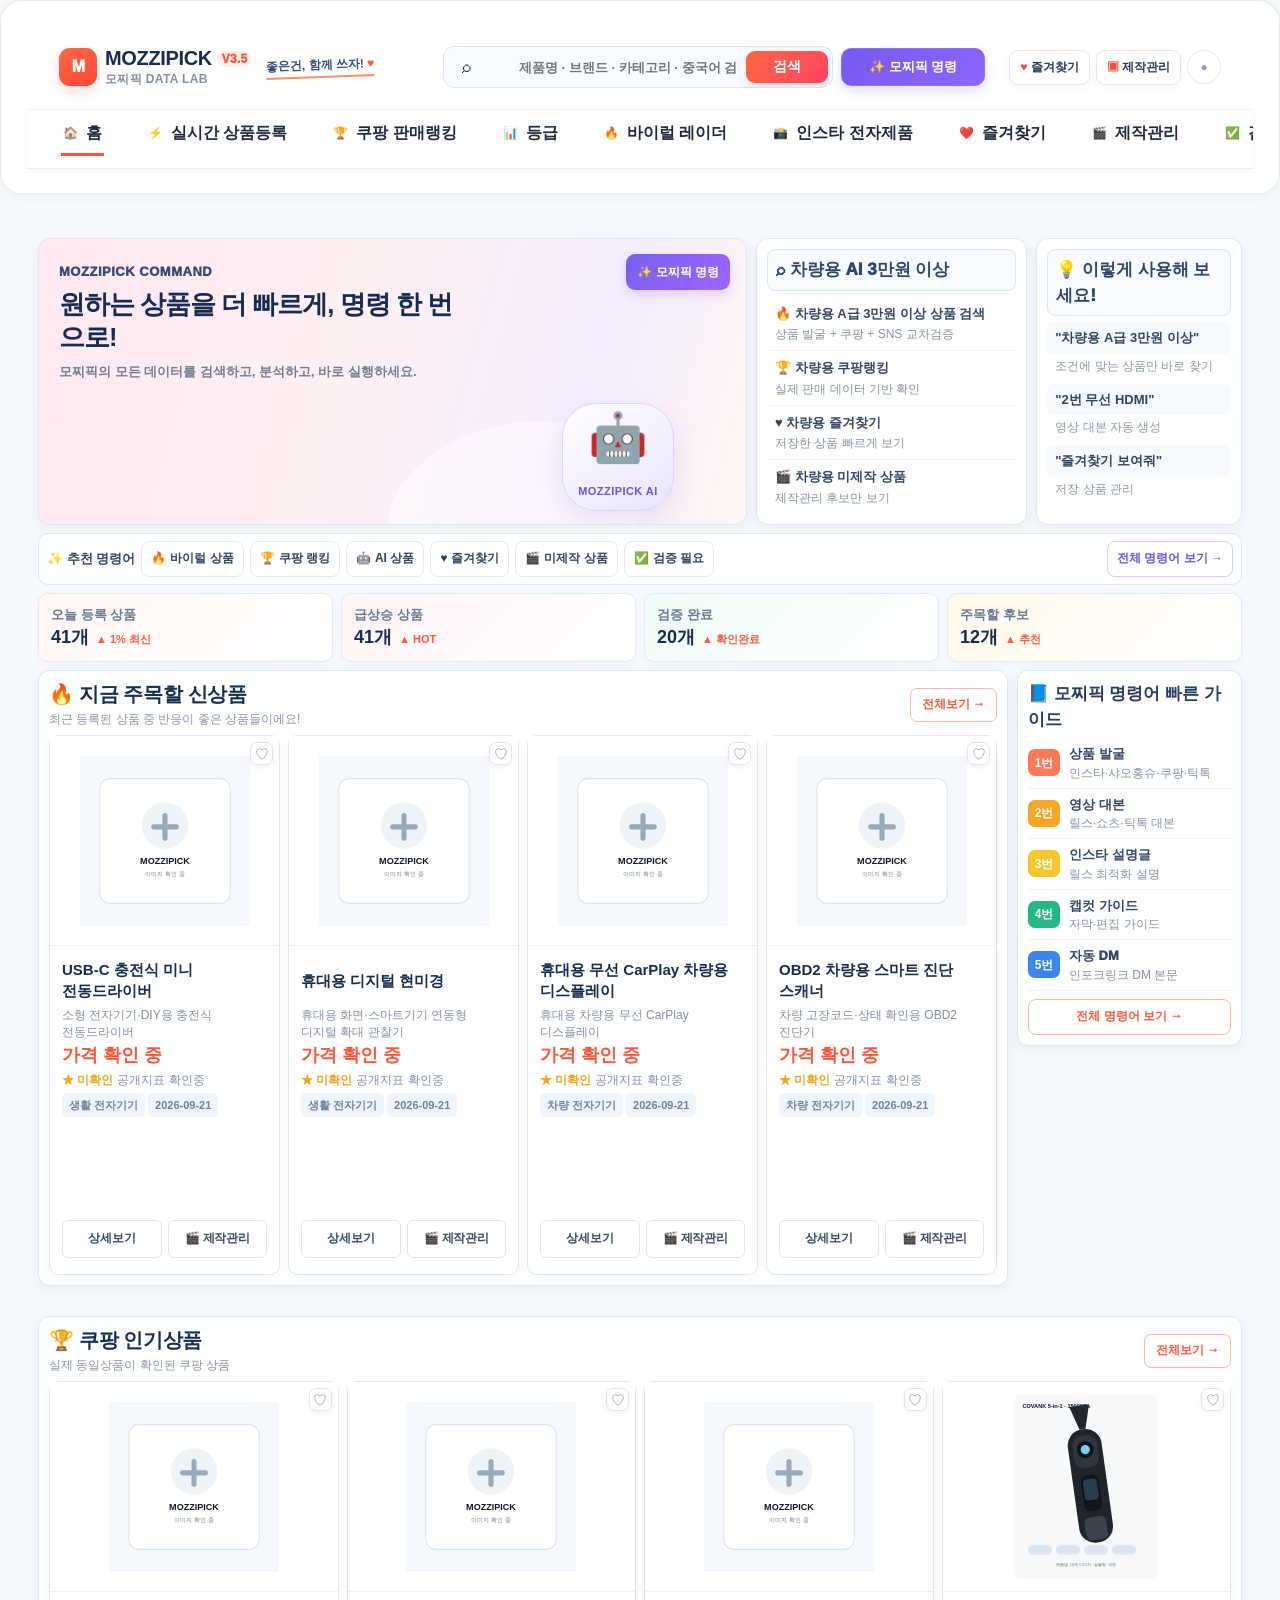
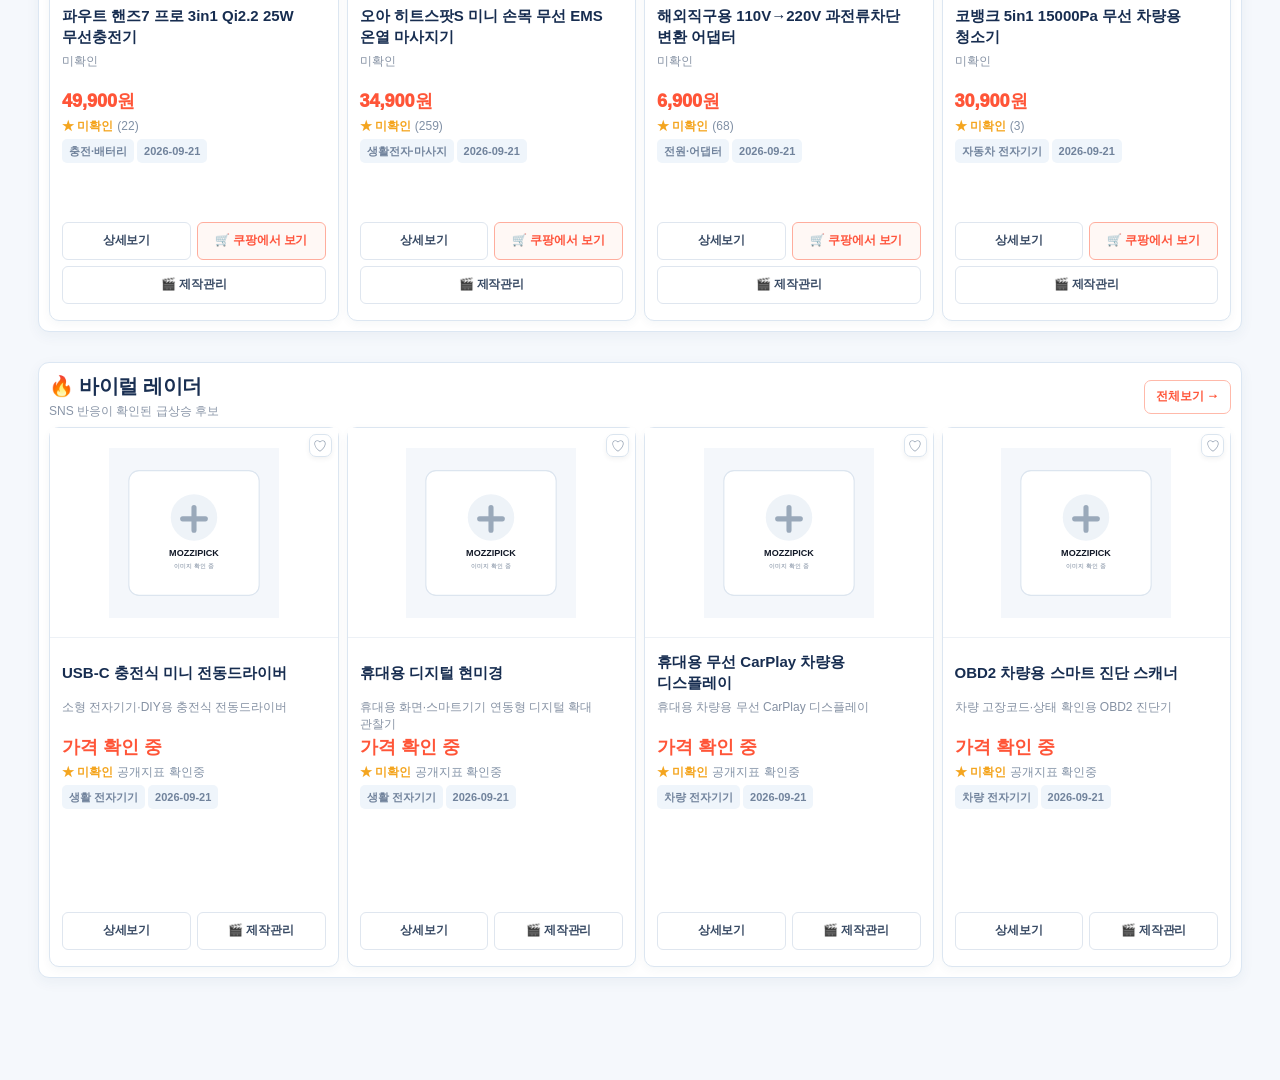
<file: index.html>
<!doctype html><html lang="ko"><head><meta charset="utf-8"><meta name="viewport" content="width=device-width,initial-scale=1"><meta name="theme-color" content="#0b1020"><meta http-equiv="Cache-Control" content="no-cache, no-store, must-revalidate"><meta http-equiv="Pragma" content="no-cache"><meta http-equiv="Expires" content="0"><!-- build 20260921-v4.2-unified-production-real -->
<title>모찌픽 DATA LAB</title><link rel="stylesheet" href="style.css?v=20260926-command-report1"><link rel="stylesheet" href="menu-renewal.css?v=20260926-command-report1">
<style>.side nav button{pointer-events:auto!important;position:relative!important;z-index:50!important;cursor:pointer!important}.side{z-index:40!important}.menu-data-view[hidden]{display:none!important}</style><style>
.thumb.product-noimage{min-height:176px!important;background:linear-gradient(145deg,#f3f6fa,#e8eef6)!important;border:1px solid #e0e7f0!important;border-radius:14px!important;display:flex!important;flex-direction:column!important;align-items:center!important;justify-content:center!important;gap:6px!important;color:#8a98aa!important;text-align:center!important;overflow:hidden!important}
.thumb.product-noimage span{font-size:9px!important;font-weight:900!important;letter-spacing:.16em!important;color:#5e79a7!important}.thumb.product-noimage b{font-size:17px!important;line-height:1.05!important;color:#a1adbb!important}.thumb.product-noimage small{font-size:9px!important;color:#9aa6b4!important}.thumb.product-noimage.new-visual{background:linear-gradient(145deg,#eef6ff,#e8f2ff)!important}
</style><style>
.time-accordion{display:grid;gap:10px}.time-acc{border:1px solid #d9dee8;border-radius:12px;background:#fff;overflow:hidden}.time-acc summary{list-style:none;cursor:pointer;padding:13px 14px;display:flex;flex-direction:column;gap:3px}.time-acc summary::-webkit-details-marker{display:none}.time-acc summary b{font-size:13px}.time-acc summary span{font-size:10px;color:#7b8494}.time-acc[open] summary{background:#eef4ff}.time-acc-body{padding:0 10px 10px}
</style><style>.time-pager{display:flex;justify-content:center;gap:6px;flex-wrap:wrap;margin:12px 0 2px}.time-pager button{min-width:34px;height:34px;border:1px solid #dfe6ef;background:#fff;border-radius:9px;font-weight:900}.time-pager button.on{background:#111827;color:#fff;border-color:#111827}</style><style>.controls .period{display:grid;grid-template-columns:repeat(5,minmax(0,1fr));align-items:start;gap:4px;position:relative;padding-bottom:0}.controls .period>button[data-hours="0"],.home-time-acc{width:100%;min-width:0;margin:0}.controls .period>button[data-hours="0"]{padding-left:2px;padding-right:2px;white-space:nowrap}.home-time-acc{display:block;position:static}.home-time-acc summary{list-style:none;cursor:pointer;padding:10px 1px;font-weight:900;white-space:nowrap;border-radius:12px;text-align:center;font-size:clamp(9px,2.7vw,12px)}.home-time-acc summary::-webkit-details-marker{display:none}.home-time-acc[open] summary{background:#2f6fed;color:#fff}.home-time-body{display:block;position:absolute;z-index:1;top:100%;left:0;width:100%;box-sizing:border-box;background:#fff;border:1px solid #dfe6ef;border-radius:14px;padding:10px;margin-top:8px;box-shadow:none;max-height:none;overflow:visible}.controls .period:has(.home-time-acc[open]){margin-bottom:620px}.home-time-body .menu-product-row{width:100%;margin:7px 0}</style><style>@media(max-width:760px){footer{grid-template-columns:repeat(6,1fr)!important}footer button{min-width:0!important;padding-left:2px!important;padding-right:2px!important}footer button span{font-size:9px!important}}</style><style>.site-version{display:inline-flex!important;align-items:center;justify-content:center;margin:0 8px 8px 0;padding:4px 8px;border-radius:999px;background:#111827;color:#fff;font-size:10px;font-weight:900;letter-spacing:.08em}.fav-remove{margin-top:8px;border:1px solid #d8e2ef;background:#f8fbff;color:#2563eb;border-radius:10px;padding:7px 10px;font-size:11px;font-weight:900}</style><style>.grade-menu{display:grid;grid-template-columns:repeat(2,1fr);gap:10px}.grade-menu button{padding:18px 10px;border:1px solid #dfe6ef;background:#fff;border-radius:14px;font-weight:900;font-size:15px;cursor:pointer}</style><style>
#menuDataView .coupang-rank-card{display:flex;align-items:center;gap:14px;padding:15px 16px;margin:10px 0;border:1px solid #e1e6ee;border-radius:15px;background:#fff}
#menuDataView .coupang-rank-copy{flex:1;min-width:0}
#menuDataView .coupang-rank-copy b{display:block;font-size:14px;line-height:1.4;text-align:left}
#menuDataView .coupang-rank-copy small{display:block;margin-top:5px;color:#8a94a3;font-size:11px;text-align:left}
#menuDataView .coupang-go{flex:0 0 auto;font-size:11px;font-weight:900;text-decoration:none}
@media(max-width:600px){#menuDataView .coupang-rank-card{padding:13px 12px;gap:9px}#menuDataView .coupang-rank-copy b{font-size:13px}#menuDataView .coupang-go{font-size:10px}}
</style><style>
.coupang-select{display:block;width:100%;margin:12px 0;padding:15px 16px;border:1px solid #d9dee8;border-radius:14px;background:#fff;color:#111827;font-size:14px;font-weight:800}#coupangTabBody{margin-top:12px}
</style><style id="production-menu-remove-style">#menuDataView .prod-menu-remove{border:1px solid #f1b8b8;background:#fff7f7;color:#b42318;border-radius:9px;padding:7px 9px;font-size:10px;font-weight:900;cursor:pointer;margin-top:6px}</style><style id="hands7-size-override">
@media(min-width:761px){
#ranking article.product.product-redesign .thumb.product-image-ready{width:180px!important;height:230px!important;min-width:180px!important;min-height:230px!important;max-width:180px!important;max-height:230px!important;padding:0!important;overflow:hidden!important}
#ranking .thumb.product-image-ready img{width:100%!important;height:100%!important;object-fit:cover!important;object-position:center!important;display:block!important}
}
</style><style id="approved-product-image-size-v2">
@media(min-width:761px){
#ranking article.product.product-redesign .thumb:has(img){
width:180px!important;height:230px!important;min-width:180px!important;min-height:230px!important;max-width:180px!important;max-height:230px!important;padding:0!important;overflow:hidden!important;
}
#ranking article.product.product-redesign .thumb:has(img)>img{
width:100%!important;height:100%!important;max-width:none!important;max-height:none!important;object-fit:cover!important;object-position:center!important;display:block!important;
}
}
</style><style id="home-card-authority-v13">
@media(min-width:761px){
#ranking>article.product.product-redesign{position:relative!important;height:300px!important;min-height:300px!important;display:grid!important;grid-template-columns:42px 180px minmax(0,1fr) 150px!important;grid-template-rows:230px 44px!important;column-gap:18px!important;row-gap:8px!important;padding:18px!important;overflow:hidden!important}
#ranking>article.product.product-redesign>.rank{grid-column:1!important;grid-row:1!important}
#ranking>article.product.product-redesign>.thumb{grid-column:2!important;grid-row:1!important;width:180px!important;height:230px!important;min-width:180px!important;min-height:230px!important;max-width:180px!important;max-height:230px!important;margin:0!important}
#ranking>article.product.product-redesign>.thumb+div{grid-column:3!important;grid-row:1!important;min-width:0!important}
#ranking>article.product.product-redesign>.trend{grid-column:4!important;grid-row:1!important;align-self:center!important;margin:0!important;position:static!important;min-width:125px!important}
#ranking>article.product.product-redesign>.mp-actions-v6{position:static!important;grid-column:2 / 4!important;grid-row:2!important;display:flex!important;gap:8px!important;justify-self:start!important;align-self:center!important;margin:0!important}
#ranking .mp-actions-v6 button{display:inline-flex!important;min-width:140px!important;height:38px!important;font-size:12px!important}
#ranking>article.product.product-redesign>.mini{display:none!important}
}
</style><style id="home-card-polish-v14">
@media(min-width:761px){
#ranking>article.product.product-redesign{background:#fff!important;border:1px solid #d8e4f4!important;border-radius:18px!important;box-shadow:0 3px 14px rgba(15,23,42,.035)!important}
#ranking>article.product.product-redesign>.mini{display:none!important}
#ranking>article.product.product-redesign>.mp-actions-v6{position:static!important;grid-column:3!important;grid-row:2!important;display:flex!important;gap:10px!important;justify-self:start!important;align-self:center!important;margin:0!important;z-index:5!important}
#ranking .mp-actions-v6 button{appearance:none!important;-webkit-appearance:none!important;display:inline-flex!important;align-items:center!important;justify-content:center!important;min-width:132px!important;height:38px!important;padding:0 16px!important;border-radius:10px!important;background:#fff!important;border:1px solid #d5deeb!important;box-shadow:0 1px 2px rgba(15,23,42,.03)!important;color:#475467!important;font-family:inherit!important;font-size:12px!important;font-weight:800!important;line-height:1!important;letter-spacing:-.2px!important}
#ranking .mp-actions-v6 .mp-fav-v6:hover{background:#f8fafc!important;border-color:#b8c5d8!important}
#ranking .mp-actions-v6 .mp-prod-v6{background:#f7faff!important;border-color:#b9d2ff!important;color:#1769d2!important}
#ranking .mp-actions-v6 .mp-prod-v6:hover{background:#eef5ff!important;border-color:#8eb8ff!important}
#ranking .mp-actions-v6 button.on{background:#eef7ff!important;border-color:#8db9f5!important;color:#155eef!important}
#ranking>article.product.product-redesign>.trend{border-radius:14px!important;background:#f8fafc!important;box-shadow:none!important}
#ranking>article.product.product-redesign a[href*="coupang.com"]{font-size:11px!important;font-weight:800!important}
}
</style><style id="home-card-layout-v15">
@media(min-width:761px){
#ranking>article.product.product-redesign{grid-template-columns:42px 180px minmax(0,1fr) 150px!important;grid-template-rows:178px 44px!important;height:258px!important;min-height:258px!important}
#ranking>article.product.product-redesign>.thumb{height:178px!important;min-height:178px!important;max-height:178px!important}
#ranking>article.product.product-redesign>.thumb img{width:100%!important;height:100%!important;object-fit:contain!important}
#ranking>article.product.product-redesign>.mp-actions-v6{grid-column:3!important;grid-row:2!important;align-self:start!important;transform:translateY(-4px)!important}
#ranking>article.product.product-redesign>.trend{grid-column:4!important;grid-row:1 / 3!important;align-self:center!important}
}
</style><style id="card-status-style-v16">
#ranking .trend .status-kind{display:block;font-size:11px;font-weight:900;color:#6d28d9;margin-bottom:8px}
#ranking .trend .status-grade{display:block;font-size:13px;font-weight:950;color:#111827;margin:0 0 6px}
#ranking .trend .status-auto{display:block;font-size:10px;font-weight:800;color:#64748b}
</style><style id="home-data-authority-style-v18">
#ranking>article.product.product-redesign{overflow:hidden!important}
#ranking .thumb{background:#f5f7fa!important;border-radius:14px!important;overflow:hidden!important}
#ranking .thumb img{width:100%!important;height:100%!important;object-fit:contain!important;object-position:center!important;display:block!important}
#ranking .trend .status-kind{display:block;font-size:11px;font-weight:950;margin-bottom:8px;color:#6d28d9}
#ranking .trend .status-grade{display:block;font-size:14px;font-weight:950;color:#111827;margin-bottom:6px}
#ranking .trend .status-auto{display:block;font-size:10px;font-weight:850;color:#64748b}
.home-pager-v18{display:flex;justify-content:center;gap:7px;margin:14px 0 24px;flex-wrap:wrap}
.home-pager-v18 button{width:36px;height:36px;border:1px solid #d9e1ec;border-radius:9px;background:#fff;font-weight:900;cursor:pointer}.home-pager-v18 button.on{background:#111827;color:#fff;border-color:#111827}
@media(min-width:761px){
#ranking>article.product.product-redesign{height:258px!important;min-height:258px!important;display:grid!important;grid-template-columns:42px 180px minmax(0,1fr) 150px!important;grid-template-rows:178px 44px!important;column-gap:18px!important;row-gap:8px!important;padding:18px!important}
#ranking>article.product.product-redesign>.rank{grid-column:1!important;grid-row:1!important}
#ranking>article.product.product-redesign>.thumb{grid-column:2!important;grid-row:1!important;width:180px!important;height:178px!important;min-width:180px!important;min-height:178px!important;max-width:180px!important;max-height:178px!important;margin:0!important}
#ranking>article.product.product-redesign>.product-copy-v18{grid-column:3!important;grid-row:1!important;min-width:0!important}
#ranking>article.product.product-redesign>.trend{grid-column:4!important;grid-row:1/3!important;align-self:center!important;position:static!important;min-width:125px!important;margin:0!important;border-radius:14px!important;background:#f8fafc!important;text-align:center!important;padding:18px 10px!important}
#ranking>article.product.product-redesign>.mp-actions-v6{grid-column:3!important;grid-row:2!important;align-self:start!important;justify-self:start!important;transform:translateY(-4px)!important;margin:0!important}
}
@media (min-width:481px) and (max-width:760px){
#ranking>article.product.product-redesign{height:auto!important;min-height:0!important;display:grid!important;grid-template-columns:32px 118px minmax(0,1fr) 92px!important;grid-template-rows:145px 42px!important;gap:8px 9px!important;padding:11px!important;border-radius:15px!important;overflow:hidden!important}
#ranking>article.product.product-redesign>.rank{grid-column:1!important;grid-row:1!important;width:32px!important;height:42px!important;min-width:32px!important;margin:0!important}
#ranking>article.product.product-redesign>.thumb{grid-column:2!important;grid-row:1!important;width:118px!important;height:145px!important;min-width:118px!important;min-height:145px!important;max-width:118px!important;max-height:145px!important;margin:0!important}
#ranking>article.product.product-redesign>.product-copy-v18{grid-column:3!important;grid-row:1!important;min-width:0!important;overflow:hidden!important}
#ranking>article.product.product-redesign>.product-copy-v18 .name{font-size:14px!important;line-height:1.3!important;padding-right:0!important}
#ranking>article.product.product-redesign>.trend{grid-column:4!important;grid-row:1!important;align-self:center!important;min-width:0!important;padding:12px 6px!important;margin:0!important;border-radius:10px!important;background:#f8fafc!important;text-align:center!important}
#ranking .trend .status-kind,#ranking .trend .status-grade,#ranking .trend .status-auto{display:block!important;margin:0 0 5px!important;font-size:9px!important}
#ranking>article.product.product-redesign>.mp-actions-v6{grid-column:3/5!important;grid-row:2!important;display:flex!important;gap:7px!important;margin:0!important;transform:none!important;align-self:start!important}
#ranking .mp-actions-v6 button{min-width:0!important;flex:1!important;height:38px!important;padding:0 8px!important;font-size:11px!important}
}
@media(max-width:480px){
#ranking>article.product.product-redesign{height:auto!important;min-height:0!important;display:grid!important;grid-template-columns:30px 104px minmax(0,1fr)!important;grid-template-rows:132px 40px auto!important;gap:7px 8px!important;padding:10px!important;border-radius:14px!important;overflow:hidden!important}
#ranking>article.product.product-redesign>.rank{grid-column:1!important;grid-row:1!important;width:30px!important;height:40px!important;min-width:30px!important;margin:0!important}
#ranking>article.product.product-redesign>.thumb{grid-column:2!important;grid-row:1!important;width:104px!important;height:132px!important;min-width:104px!important;min-height:132px!important;max-width:104px!important;max-height:132px!important;margin:0!important}
#ranking>article.product.product-redesign>.product-copy-v18{grid-column:3!important;grid-row:1!important;min-width:0!important;overflow:hidden!important}
#ranking>article.product.product-redesign>.product-copy-v18 .name{font-size:13px!important;line-height:1.3!important;padding-right:0!important}
#ranking>article.product.product-redesign>.product-copy-v18 .status{display:none!important}
#ranking>article.product.product-redesign>.mp-actions-v6{grid-column:2/4!important;grid-row:2!important;display:flex!important;gap:6px!important;margin:0!important;transform:none!important}
#ranking .mp-actions-v6 button{min-width:0!important;flex:1!important;height:36px!important;padding:0 6px!important;font-size:10px!important}
#ranking>article.product.product-redesign>.trend{grid-column:1/4!important;grid-row:3!important;display:flex!important;align-items:center!important;justify-content:center!important;gap:7px!important;min-width:0!important;padding:7px!important;margin:0!important;border-radius:9px!important;background:#f8fafc!important}
#ranking .trend .status-kind,#ranking .trend .status-grade,#ranking .trend .status-auto{display:inline!important;margin:0!important;font-size:9px!important}
}</style><style id="pagination-final-authority-v19">
#ranking>.v29-global-pager,#ranking>.v29-home-pager,#ranking>.home-pagination,#ranking>.pagination,#ranking>.mp-single-pager{display:none!important}
.home-pager-v18{display:flex!important;justify-content:center!important;gap:7px!important;flex-wrap:wrap!important;margin:12px 0 6px!important}
.home-pager-v18 button{width:36px!important;height:36px!important;border:1px solid #d8e1ec!important;border-radius:9px!important;background:#fff!important;font-weight:900!important}
.home-pager-v18 button.on{background:#111827!important;color:#fff!important;border-color:#111827!important}
@media(max-width:760px){.home-pager-v18{gap:5px!important}.home-pager-v18 button{width:34px!important;height:34px!important}}
</style><style id="home-pagination-hard-authority-v20">
#ranking{display:block!important}
#ranking>article.product.product-redesign{margin-bottom:12px!important}
#ranking>.v29-global-pager,#ranking>.v29-home-pager,#ranking>.home-pagination,#ranking>.pagination,#ranking>.mp-single-pager{display:none!important}
body>.home-pager-v18,.app>.home-pager-v18,main>.home-pager-v18{display:none!important}
.home-pager-v18{display:flex!important;justify-content:center!important;gap:7px!important;flex-wrap:wrap!important;margin:12px 0 24px!important}
</style><style id="mobile-v30-radar-unified">
@media(max-width:760px){
/* V3.0 mobile only: Viral Radar is the single card-layout authority */
#menuDataView .v29-card-grid{display:flex!important;flex-direction:column!important;gap:10px!important}
#menuDataView .v29-home-card{
 display:grid!important;grid-template-columns:30px 82px minmax(0,1fr)!important;
 grid-template-rows:auto auto!important;gap:9px!important;align-items:center!important;
 width:100%!important;padding:10px!important;border:1px solid #e1e5ea!important;
 border-radius:14px!important;background:#fff!important;box-sizing:border-box!important;overflow:hidden!important
}
#menuDataView .v29-home-card>strong{grid-column:1!important;grid-row:1!important;align-self:center!important;text-align:center!important;font-size:16px!important}
#menuDataView .v29-card-thumb{grid-column:2!important;grid-row:1!important;width:82px!important;height:76px!important;min-width:82px!important;margin:0!important;border-radius:12px!important}
#menuDataView .v29-card-copy{grid-column:3!important;grid-row:1!important;min-width:0!important;align-self:start!important}
#menuDataView .v29-card-copy b{font-size:13px!important;line-height:1.35!important;overflow-wrap:anywhere!important}
#menuDataView .v29-card-copy small{font-size:10px!important;line-height:1.45!important}
#menuDataView .v29-card-actions{grid-column:2/4!important;grid-row:2!important;display:grid!important;grid-template-columns:repeat(3,minmax(0,1fr))!important;gap:6px!important;width:100%!important}
#menuDataView .v29-card-actions button{min-width:0!important;width:100%!important;height:38px!important;padding:0 4px!important;font-size:10px!important;line-height:1.15!important;white-space:nowrap!important}
#menuDataView .v29-card-actions .remove{grid-column:1/4!important}
#menuDataView .menu-view-head{margin-bottom:14px!important;padding-bottom:14px!important}
#menuDataView .menu-view-head h2{font-size:25px!important}

/* Home cards: remove legacy 상품 rail and match the same mobile geometry */
#ranking>article.product.product-redesign{
 display:grid!important;grid-template-columns:30px 82px minmax(0,1fr)!important;
 grid-template-rows:auto auto auto!important;gap:9px!important;align-items:center!important;
 height:auto!important;min-height:0!important;width:100%!important;padding:10px!important;
 border:1px solid #e1e5ea!important;border-radius:14px!important;background:#fff!important;
 box-sizing:border-box!important;overflow:hidden!important
}
#ranking>article.product.product-redesign::before,#ranking>article.product.product-redesign::after{display:none!important;content:none!important}
#ranking>article.product.product-redesign>.rank{
 grid-column:1!important;grid-row:1!important;position:static!important;width:30px!important;height:40px!important;
 min-width:30px!important;margin:0!important;align-self:center!important;font-size:16px!important
}
#ranking>article.product.product-redesign>.thumb{
 grid-column:2!important;grid-row:1!important;width:82px!important;height:76px!important;
 min-width:82px!important;min-height:76px!important;max-width:82px!important;max-height:76px!important;
 margin:0!important;padding:0!important;border-radius:12px!important
}
#ranking>article.product.product-redesign>.product-copy-v18{grid-column:3!important;grid-row:1!important;min-width:0!important;align-self:start!important;overflow:visible!important}
#ranking>article.product.product-redesign>.product-copy-v18 .name{font-size:13px!important;line-height:1.35!important;margin:0!important;overflow-wrap:anywhere!important}
#ranking>article.product.product-redesign>.product-copy-v18 .meta,
#ranking>article.product.product-redesign>.product-copy-v18 [style*="font-size:10px"]{font-size:10px!important;line-height:1.45!important}
#ranking>article.product.product-redesign>.mp-actions-v6{
 grid-column:2/4!important;grid-row:2!important;display:grid!important;
 grid-template-columns:repeat(2,minmax(0,1fr))!important;gap:6px!important;width:100%!important;
 margin:0!important;transform:none!important;position:static!important
}
#ranking .mp-actions-v6 button{min-width:0!important;width:100%!important;height:38px!important;padding:0 6px!important;font-size:10px!important;line-height:1.15!important;white-space:nowrap!important}
#ranking>article.product.product-redesign>.trend{
 grid-column:2/4!important;grid-row:3!important;display:flex!important;align-items:center!important;
 justify-content:center!important;gap:8px!important;min-width:0!important;width:100%!important;
 padding:7px!important;margin:0!important;border-radius:9px!important;background:#f8fafc!important
}
#ranking .trend .status-kind,#ranking .trend .status-grade,#ranking .trend .status-auto{display:inline!important;margin:0!important;font-size:9px!important}
}
</style><style id="mobile-v35-home-clean">
@media(max-width:760px){
#ranking>article.product.product-redesign{
 grid-template-columns:30px 82px minmax(0,1fr)!important;
 grid-template-rows:auto 38px auto!important;
 grid-template-areas:none!important;
 gap:8px!important;padding:10px!important;min-height:0!important;height:auto!important;overflow:hidden!important
}
#ranking>article.product.product-redesign>.rank{grid-column:1!important;grid-row:1!important;position:static!important;width:30px!important;height:40px!important;align-self:center!important}
#ranking>article.product.product-redesign>.thumb{grid-column:2!important;grid-row:1!important;width:82px!important;height:82px!important;min-width:82px!important;min-height:82px!important;max-width:82px!important;max-height:82px!important;margin:0!important}
#ranking>article.product.product-redesign>.product-copy-v18{grid-column:3!important;grid-row:1!important;align-self:start!important;overflow:visible!important}
#ranking>article.product.product-redesign>.mp-actions-v6{grid-column:2/4!important;grid-row:2!important;display:grid!important;grid-template-columns:repeat(2,minmax(0,1fr))!important;gap:6px!important;width:100%!important;margin:0!important;position:static!important;transform:none!important}
#ranking .mp-actions-v6 button{width:100%!important;height:38px!important;min-width:0!important;padding:0 5px!important;font-size:10px!important;white-space:nowrap!important}
#ranking>article.product.product-redesign>.trend{grid-column:2/4!important;grid-row:3!important;display:flex!important;justify-content:center!important;align-items:center!important;gap:7px!important;width:100%!important;min-width:0!important;padding:7px!important;margin:0!important;position:static!important;transform:none!important;align-self:auto!important;border-radius:9px!important;background:#f8fafc!important;box-sizing:border-box!important}
#ranking .trend .status-kind,#ranking .trend .status-grade,#ranking .trend .status-auto{display:inline!important;margin:0!important;font-size:9px!important;line-height:1.2!important}
}
</style><style id="mobile-v36-home-radar-exact">
@media(max-width:760px){
#ranking>article.product.product-redesign{
 display:grid!important;grid-template-columns:30px 82px minmax(0,1fr)!important;
 grid-template-rows:auto auto auto!important;gap:9px!important;align-items:center!important;
 width:100%!important;height:auto!important;min-height:0!important;padding:10px!important;
 border:1px solid #e1e5ea!important;border-radius:14px!important;background:#fff!important;
 box-sizing:border-box!important;overflow:hidden!important
}
#ranking>article.product.product-redesign>.rank{grid-column:1!important;grid-row:1!important;position:static!important;width:30px!important;height:auto!important;min-width:30px!important;margin:0!important;align-self:center!important;text-align:center!important;background:transparent!important}
#ranking>article.product.product-redesign>.thumb{grid-column:2!important;grid-row:1!important;width:82px!important;height:76px!important;min-width:82px!important;min-height:76px!important;max-width:82px!important;max-height:76px!important;margin:0!important;padding:0!important;border-radius:12px!important}
#ranking>article.product.product-redesign>.thumb img{width:100%!important;height:100%!important;object-fit:contain!important}
#ranking>article.product.product-redesign>.product-copy-v18{grid-column:3!important;grid-row:1!important;min-width:0!important;align-self:start!important;overflow:hidden!important}
#ranking>article.product.product-redesign>.product-copy-v18 .name{font-size:13px!important;line-height:1.35!important;margin:0!important;display:block!important;overflow-wrap:anywhere!important}
#ranking>article.product.product-redesign>.product-copy-v18 .status{display:none!important}
#ranking>article.product.product-redesign>.mp-actions-v6{grid-column:2/4!important;grid-row:2!important;display:grid!important;grid-template-columns:repeat(2,minmax(0,1fr))!important;gap:6px!important;width:100%!important;margin:0!important;position:static!important;transform:none!important}
#ranking .mp-actions-v6 button{width:100%!important;min-width:0!important;height:38px!important;padding:0 4px!important;font-size:10px!important;line-height:1!important;white-space:nowrap!important}
#ranking>article.product.product-redesign>.trend{grid-column:2/4!important;grid-row:3!important;display:flex!important;justify-content:center!important;align-items:center!important;gap:8px!important;width:100%!important;min-width:0!important;height:auto!important;padding:7px 5px!important;margin:0!important;position:static!important;transform:none!important;border-radius:9px!important;background:#f8fafc!important;box-sizing:border-box!important;white-space:nowrap!important}
#ranking .trend .status-kind,#ranking .trend .status-grade,#ranking .trend .status-auto{display:inline!important;margin:0!important;padding:0!important;font-size:9px!important;line-height:1.2!important;white-space:nowrap!important}
}
</style><link rel="stylesheet" href="platform-ui.css?v=20260926-v32-scrollfix1">\n</head><body><div class="app"><aside class="side"><div class="brand"><b>모찌픽</b><strong>전자기기 트렌드</strong><small>데이터 랩 · 전자기기 레이더</small></div><nav><button class="on" data-view="home">⌁ <span>실시간 상품등록</span></button><button data-view="time">◷ <span>쿠팡 통합랭킹</span></button><button data-view="categories">▦ <span>등급</span></button><button data-view="viral">✦ <span>바이럴 레이더</span></button><button data-view="instagram">◎ <span>인스타 전자제품</span></button><button data-view="favorites">♡ <span>즐겨찾기</span></button><button data-view="production">▣ <span>제작관리</span></button><button data-view="quality">✓ <span>검증</span></button></nav><div class="sidefoot"><i></i> Research system<br><small>검증완료 DATA</small></div></aside><main class="main"><header><div><span class="site-version">V3.1</span><span class="kicker">전자기기 인텔리전스</span><h1>모찌픽 전자기기 트렌드</h1><p>신제품부터 바이럴 소스까지, 콘텐츠 제작 관점으로 추적합니다.</p></div><div class="live"><i></i> 실시간 레이더</div></header><section class="global-search" style="margin:14px 0 12px;position:relative"><div style="display:flex;align-items:center;gap:10px;background:#fff;border:1px solid #dfe6ef;border-radius:16px;padding:11px 15px;box-shadow:0 5px 18px rgba(15,23,42,.04)"><span style="font-size:17px">⌕</span><input id="productSearch" type="search" placeholder="제품명 · 브랜드 · 카테고리 · 중국어 검색어 검색" autocomplete="off" style="width:100%;border:0;outline:0;background:transparent;font-size:14px;font-weight:700;color:#111827"><button id="searchClear" type="button" style="display:none;border:0;background:#eef2f7;border-radius:999px;width:27px;height:27px;cursor:pointer;font-weight:900">×</button></div><div id="searchResults" style="display:none;position:absolute;left:0;right:0;top:58px;z-index:100;background:#fff;border:1px solid #dfe6ef;border-radius:16px;padding:8px;box-shadow:0 18px 45px rgba(15,23,42,.14);max-height:420px;overflow:auto"></div></section><div class="sample" style="display:flex;align-items:center;justify-content:space-between;gap:12px;flex-wrap:wrap"><span>확인되지 않은 데이터는 <b>미확인</b>으로 표시합니다. 정확 동일 모델만 쿠팡 확인 처리합니다.</span><span style="display:flex;gap:8px;flex-wrap:wrap"><a href="https://www.rednote.com/" target="_blank" rel="noopener" style="text-decoration:none;border:1px solid #c9d9f5;background:#fff;border-radius:9px;padding:6px 10px;font-size:11px;font-weight:900;color:#175cd3">샤오홍슈 바로가기 ↗</a><a href="https://snapwc.com/ko" target="_blank" rel="noopener" style="text-decoration:none;border:1px solid #c9d9f5;background:#fff;border-radius:9px;padding:6px 10px;font-size:11px;font-weight:900;color:#175cd3">스냅 바로가기 ↗</a></span></div><section class="heroStats" id="mozzHomeStats"><article><small>전체 등록</small><b id="statTotal">-</b><em>모찌픽 등록 상품</em></article><article><small>바이럴 레이더</small><b id="statViral">-</b><em>A/B/C 바이럴 후보</em></article><article><small>즐겨찾기</small><b id="statFav">-</b><em>내가 저장한 상품</em></article><article><small>제작 대기</small><b id="statProd">-</b><em>미제작 상품</em></article></section><div id="mpLegacyControlsCompat" class="controls" hidden></div><section id="menuDataView" class="menu-data-view" hidden></section><div class="layout"><section><div class="sectionHead"><div><span>실시간 상품등록</span><h2>실시간 상품등록</h2></div><small>모찌픽 전체 등록 상품</small></div><div id="ranking"></div></section><aside class="radar coupang-rank-panel"><span>즐겨찾기 · 쿠팡</span><h3>모찌즐찾</h3><p>모든 상품을 자유롭게 즐겨찾기할 수 있습니다. 쿠팡 버튼은 정확한 동일 모델 판매가 확인된 상품에만 표시됩니다.</p><div id="mozzFavorites" class="check"><b>즐겨찾기 제품 <strong id="mozzFavoritesCount">0</strong></b><div id="mozzFavoritesList" style="margin-top:9px;color:#cbd5e1">아직 즐겨찾기한 제품이 없습니다.</div></div><div id="mozzProductionPC" class="check" style="margin-top:12px"><b>제작관리 · 미제작 <strong id="mozzProductionPCCount">0</strong></b><div id="mozzProductionPCList" style="margin-top:9px;color:#cbd5e1">미제작 상품이 없습니다.</div></div></aside></div><section id="news-radar" style="display:none;margin-top:20px" data-news-view="true"><div style="display:flex;justify-content:space-between;align-items:end;margin-bottom:14px"><div><span style="font-size:11px;letter-spacing:2px;color:#64748b;font-weight:800">글로벌 전자기기 뉴스</span><h2 style="margin:6px 0 0;font-size:28px">📰 전세계 전자기기 기사 · 출시예정</h2></div><span style="font-size:11px;color:#64748b">공식 발표 · 기사 · 영상 · 제품정보</span></div><div style="display:grid;grid-template-columns:repeat(auto-fit,minmax(230px,1fr));gap:12px"><article class="product product-redesign" style="display:block"><b>출시예정</b><h3>출시 예정 제품</h3><p class="meta">발표일 · 예상/확정 출시일 · 국가 · 정확한 모델명 · 제조사 공식정보</p></article><article class="product product-redesign" style="display:block"><b>뉴스</b><h3>글로벌 기사</h3><p class="meta">신제품 발표 · 인증 · 티저 · 전시회 · 업계 기사와 원문 출처</p></article><article class="product product-redesign" style="display:block"><b>영상</b><h3>영상 레이더</h3><p class="meta">YouTube · TikTok · Reels · 샤오홍슈 실제 제품 영상과 공개 지표</p></article><article class="product product-redesign" style="display:block"><b>제품</b><h3>제품 정보</h3><p class="meta">스펙 · 공식 판매처 · 쿠팡 동일모델 · 콘텐츠 제작 포인트</p></article></div><div style="margin-top:12px;padding:12px 16px;border:1px solid #e2e8f0;border-radius:12px;background:#fff;font-size:12px;color:#64748b">상태: RUMOR / TEASER / ANNOUNCED / PRE-ORDER / RELEASED · 확인되지 않은 루머와 제조사 공식 발표를 분리해서 표시합니다.</div></section>
<section id="dataQualityPanel" class="data-quality" hidden>
  <div class="dq-head"><span>DATA QUALITY</span><h2>검증 데이터 현황</h2><p>공개 출처로 확인된 값만 표시합니다. 판매량·트렌드 수치가 공개되지 않은 경우 추정하지 않습니다.</p></div>
  <div class="dq-grid">
    <article><b>Galaxy S26 FE</b><small>공식 출시 확인</small><strong>2026.09.04 · 1,045,000원</strong><em>삼성 공식</em></article>
    <article><b>유그린 PB773</b><small>동일 모델 이미지</small><strong>공식 이미지 적용</strong><em>유그린 공식</em></article>
    <article><b>인스타360 Link 2</b><small>동일 모델 이미지</small><strong>공식 이미지 적용</strong><em>인스타360 공식</em></article>
    <article><b>로보락 Qrevo Edge 3 Pro</b><small>공식 제품 확인</small><strong>제품 페이지 검증</strong><em>로보락 공식</em></article>
  </div>
  <p class="dq-note">※ 시간별 순위 변화는 실제 시점별 스냅샷이 누적된 뒤 표시합니다. 현재 존재하지 않는 과거 수치는 생성하지 않습니다.</p>
</section></main></div><footer><button class="on" data-mobile-view="home">⌁<span>홈</span></button><button data-mobile-view="time">◷<span>쿠팡 통합랭킹</span></button><button data-mobile-view="categories">▦<span>등급</span></button><button data-mobile-view="viral">✦<span>바이럴</span></button><button data-mobile-view="instagram">◎<span>인스타</span></button><button data-mobile-view="favorites">♡<span>즐겨찾기</span></button><button data-mobile-view="production">▣<span>제작관리</span></button><button data-mobile-view="quality">✓<span>검증</span></button></footer><script>
document.addEventListener('DOMContentLoaded',function(){
 const buttons=Array.from(document.querySelectorAll('.chips [data-category]'));
 const cards=Array.from(document.querySelectorAll('#ranking article.product'));
 const ranking=document.querySelector('.layout');
 const news=document.getElementById('news-radar');
 const newsTab=document.getElementById('newsTab');
 function products(cat){
  if(news) news.style.display='none';
  if(ranking) ranking.style.display='';
  buttons.forEach(b=>b.classList.toggle('on',b.dataset.category===cat));
  if(newsTab) newsTab.classList.remove('on');
  cards.forEach(card=>card.style.display=(cat==='전체'||card.dataset.productCategory===cat)?'':'none');
 }
 buttons.forEach(b=>b.addEventListener('click',()=>products(b.dataset.category)));
 if(newsTab) newsTab.addEventListener('click',function(){
  buttons.forEach(b=>b.classList.remove('on')); newsTab.classList.add('on');
  if(ranking) ranking.style.display='none';
  if(news) news.style.display='block';
 });
 products('전체');
 const modal=document.getElementById('productDetailModal');
 const detailName=document.getElementById('detailName');
 const detailMeta=document.getElementById('detailMeta');
 const detailKeywords=document.getElementById('detailKeywords');
 const detailLinks=document.getElementById('detailLinks');
 const detailStores=document.getElementById('detailStores');
 const detailStorePrices=document.getElementById('detailStorePrices');
 const detailPros=document.getElementById('detailPros');
 const detailCons=document.getElementById('detailCons');
 const detailMarket=document.getElementById('detailMarket');
 const detailPrice=document.getElementById('detailPrice');
 function openDetail(card){ if(modal&&modal.dataset.disabled==='true') return;
   const n=card.querySelector('.name');
   if(detailName) detailName.textContent=n?n.textContent.trim():'제품 상세';
   if(detailMeta){
     const cn=card.querySelector('.cn-term');
     const verify=card.querySelector('.verify-note');
     detailMeta.innerHTML='<b>카테고리</b> '+(card.dataset.productCategory||'미분류')+(cn?'<br><b>샤오홍슈 검색명</b> '+cn.textContent.trim():'')+(verify?'<br><b>검증 상태</b> '+verify.textContent.trim():'');
   }
   if(detailKeywords){
     const words=Array.from(card.querySelectorAll('.rec-word')).map(x=>x.getAttribute('data-copy')).filter(Boolean);
     detailKeywords.innerHTML=words.length?'<b style="font-size:12px">샤오홍슈 추천단어</b><div style="display:flex;gap:6px;flex-wrap:wrap;margin-top:7px">'+words.map(w=>'<button type="button" class="copy-cn" data-copy="'+w+'" style="border:1px solid #e3e7ee;background:#f7f8fa;border-radius:999px;padding:5px 9px;font-size:10px;cursor:pointer">'+w+'</button>').join('')+'</div>':'';
   }
   if(detailLinks) detailLinks.innerHTML='';
   
   if(detailPros&&detailCons){
     const name=(card.querySelector('.name')||{}).textContent||'';
     const 제품_DATA = window.모찌픽_제품_DATA = {
 'galaxy-s26-fe':{name:'갤럭시 S26 FE',category:'모바일',detailKey:'갤럭시 S26 FE'},
 'aurzen-zip-pro':{name:'오르젠 ZIP 프로 휴대용 프로젝터',category:'디스플레이·프로젝터',detailKey:'오르젠 ZIP 프로 휴대용 프로젝터'},
 'soundcore-sleep-4-pro':{name:'사운드코어 Sleep Earbuds 4 Pro',category:'오디오',detailKey:'사운드코어 Sleep Earbuds 4 Pro'},
 'dji-romo-p2-a2':{name:'디제이아이 로모 P2/A2 로봇청소기',category:'생활가전',detailKey:'디제이아이 로모 P2/A2 로봇청소기'},
 'viofo-t340':{name:'비오포 T340 4채널 블랙박스',category:'자동차 전자기기',detailKey:'비오포 T340 4채널 블랙박스'},
 'roborock-qrevo-edge-3-pro':{name:'로보락 Qrevo Edge 3 Pro 로봇청소기',category:'생활가전',detailKey:'로보락 Qrevo Edge 3 Pro 로봇청소기'},
 'insta360-link-2':{name:'인스타360 링크 2 AI 웹캠',category:'카메라·크리에이터',detailKey:'인스타360 링크 2 AI 웹캠'},
 'ugreen-magflow-pb773':{name:'유그린 맥플로우 Qi2 25W 보조배터리',category:'충전·배터리',detailKey:'유그린 맥플로우 Qi2 25W 보조배터리'}
};
function normalizeProductId(name){
 const n=(name||'').toLowerCase();
 return Object.keys(제품_DATA).find(id=>n.includes(제품_DATA[id].name.toLowerCase())||
   (id==='galaxy-s26-fe'&&n.includes('s26 fe'))||
   (id==='aurzen-zip-pro'&&n.includes('zip pro'))||
   (id==='soundcore-sleep-4-pro'&&n.includes('sleep earbuds 4 pro'))||
   (id==='dji-romo-p2-a2'&&n.includes('dji romo'))||
   (id==='viofo-t340'&&n.includes('t340'))||
   (id==='roborock-qrevo-edge-3-pro'&&n.includes('qrevo edge 3 pro'))||
   (id==='insta360-link-2'&&n.includes('link 2'))||
   (id==='ugreen-magflow-pb773'&&(n.includes('유그린')||n.includes('ugreen'))))||null;
}
document.querySelectorAll('.product.product-redesign').forEach(card=>{
 const nm=card.querySelector('.name')?.textContent?.trim()||'';
 const id=normalizeProductId(nm);
 if(id){card.dataset.productId=id; card.dataset.productCategory=제품_DATA[id].category;}
});
const detailVerified={
 '갤럭시 S26 FE':{release:'2026.09.04',officialPrice:'₩1,045,000',officialUrl:'https://www.samsung.com/sec/smartphones/galaxy-s26-fe/',
   price:'가격 확인 중', priceSource:'정확한 국내 동일모델 판매가 검증 후 표시 · 확인일 2026.09.20',
   storePrices:[['삼성 공식','제품/출시 정보','https://news.samsung.com/kr/%EC%82%BC%EC%84%B1%EC%A0%84%EC%9E%90-%EA%B0%A4%EB%9F%AD%EC%8B%9C-%ED%94%84%EB%A6%AC%EB%AF%B8%EC%97%84-%EA%B8%B0%EB%8A%A5%EC%9D%84-%EB%8B%B4%EC%9D%80-%EA%B0%A4%EB%9F%AD%EC%8B%9C-s26-fe-%EA%B3%B5']],
   market:'삼성 공식 출시 정보 확인 · 국내 오픈마켓 동일모델 가격/리뷰는 추가 검증 중',
   pros:['갤럭시 신제품 자체가 개봉·비교 콘텐츠에 적합','카메라·디스플레이·AI 기능을 여러 컷으로 나누기 쉬움','기존 갤럭시 사용자 대상 비교 포인트가 많음'],
   cons:['판매처별 용량·색상·통신사 조건에 따라 가격 비교가 복잡함','실구매 리뷰는 출시 직후 누적량을 확인할 필요가 있음'],
   cuts:['컷씬 1 · 박스 개봉 후 첫 디자인 공개','컷씬 2 · 카메라/AI 기능 빠른 실사용 데모','컷씬 3 · 이전 FE 모델과 크기·화면·사용감 비교']
 },
 '오르젠 ZIP 프로 휴대용 프로젝터':{
   price:'가격 확인 중', priceSource:'공식 제품 정보 확인 · 판매처별 실제 가격 추가 검증 중 · 확인일 2026.09.20',
   storePrices:[['오르젠 공식','제품 정보','https://aurzen.com/de/blogs/news-discoveries/aurzen-zip-pro-tri-fold-full-hd-pocket-projector']],
   market:'ZIP 프로 공식 제품 정보 확인 · 동일모델 판매 링크와 리뷰 추가 수집 중',
   pros:['접이식 폼팩터 자체가 강한 첫 3초 훅','휴대성과 설치 과정을 한 영상에서 보여주기 쉬움','벽/천장 등 다양한 투사 장면 제작 가능'],
   cons:['실사용 밝기와 배터리 지속시간은 환경별 차이를 확인해야 함','국내 판매처와 AS 조건 추가 확인 필요'],
   cuts:['컷씬 1 · 접힌 제품을 펼쳐 바로 투사','컷씬 2 · 벽→천장으로 각도 변경','컷씬 3 · 가방/책상 위 크기 비교와 휴대성 강조']
 },
 '사운드코어 Sleep Earbuds 4 Pro':{
   price:'가격 확인 중', priceSource:'공식 제품 정보 기준 · 동일모델 판매가/리뷰 추가 검증 중 · 확인일 2026.09.20',
   storePrices:[['사운드코어 공식','제품 정보','https://www.soundcore.com/blogs/earbuds/best-earbuds-for-sleeping']],
   market:'공식 제품 정보 확인 · 판매처별 가격과 구매자 리뷰 추가 수집 중',
   pros:['수면 특화라는 사용 목적이 명확해 콘텐츠 메시지가 쉬움','착용 크기·수면 자세·차음 기능을 시연하기 좋음','일반 이어폰과 차별점을 설명하기 쉬움'],
   cons:['귀 모양과 수면 자세에 따라 착용감 차이가 클 수 있음','실제 배터리와 차음 체감은 사용자별 차이가 있음'],
   cuts:['컷씬 1 · 옆으로 누워도 이어버드가 튀어나오지 않는지 시연','컷씬 2 · 일반 이어폰과 크기 비교','컷씬 3 · 수면 모드/차음/알람 기능 흐름']
 },
 '디제이아이 로모 P2/A2 로봇청소기':{
   price:'€1,099~', priceSource:'DJI 유럽 공식몰 현재 표시가 · 국가/세금에 따라 변동 · 확인일 2026.09.20',
   storePrices:[['DJI 공식몰 (EU)','€1,099','https://store.dji.com/no/product/dji-romo-p-2-water-tank-version?vid=231321'],['DJI 공식몰 (AU)','AUD $2,899','https://store.dji.com/au/product/dji-romo-p-2-water-tank-version?from=cr810']],
   market:'DJI 공식 판매 페이지 확인 · 국내 오픈마켓 동일모델 가격은 검증 후 추가',
   pros:['공식 ROMO 제품군 기반의 로봇청소 기능','스마트홈 자동화 콘텐츠로 활용하기 좋은 제품군','청소 과정 자체가 영상 데모에 적합'],
   cons:['국내 동일모델 판매가와 구매자 리뷰 데이터가 아직 충분히 검증되지 않음','판매 국가에 따라 구성과 가격 차이가 있을 수 있음'],
   cuts:['컷씬 1 · 장애물을 인식하며 이동하는 장면','컷씬 2 · 바닥 청소 전후 비교','컷씬 3 · 앱/자동화 기능과 도킹 장면']
 },
 '비오포 T340 4채널 블랙박스':{
   price:'가격 공개 확인 중', priceSource:'T340 시리즈 공식 발표 확인 · 개별 판매가 공개 페이지 추가 검증 중 · 확인일 2026.09.20',
   storePrices:[['비오포 공식','T340 시리즈 정보','https://www.viofo.com/blogs/viofo-car-dash-camera-guide-faq-and-news/meet-the-new-viofo-lineup-t340-series-t330-series-a149-pro-duo-bp60']],
   market:'T340 4채널 제품 정보 확인 · 국내 판매처 동일모델 가격은 검증 후 추가',
   pros:['4채널 동시 녹화가 핵심 차별점','다각도 차량 영상 콘텐츠 제작에 적합','주행·주차 상황별 기능 시연이 쉬움'],
   cons:['다채널 구성이라 설치 복잡도가 높을 수 있음','메모리·배선 등 추가 구성 확인이 필요'],
   cuts:['컷씬 1 · 전후좌우 4채널 화면을 한 번에 보여주기','컷씬 2 · 줌/번호판 식별 장면','컷씬 3 · 야간·주차 녹화 비교']
 },
 '로보락 Qrevo Edge 3 Pro 로봇청소기':{officialUrl:'https://global.roborock.com/pages/roborock-qrevo-edge-3-pro',
   price:'US $1,499.99', priceSource:'로보락 미국 공식몰 현재 표시가 · 한국 판매가는 별도 검증 필요 · 확인일 2026.09.20',
   storePrices:[['로보락 미국 공식몰','$1,499.99','https://us.roborock.com/products/roborock-qrevo-edge-3-pro']],
   market:'공식 제품 페이지 확인 · 국내 동일모델 판매가와 구매자 리뷰는 공개 확인 후 추가',
   pros:['고흡입력과 자동 청소 기능을 시각적으로 보여주기 좋음','모서리 청소와 도킹 과정이 콘텐츠 포인트','청소 전후 비교 영상에 적합'],
   cons:['국내 실제 판매가·구매 리뷰 데이터가 아직 충분하지 않음','출시 국가별 사양과 구성 확인 필요'],
   cuts:['컷씬 1 · 모서리까지 접근하는 청소 장면','컷씬 2 · 먼지/이물질 흡입 전후 비교','컷씬 3 · 자동 도킹·세척 과정']
 },
 '인스타360 링크 2 AI 웹캠':{
   price:'₩239,000~', priceSource:'확인된 국내 판매처 기준 · 판매가/할인은 수시 변동 · 확인일 2026.09.20',
   storePrices:[
    ['컴퓨존','239,000원','https://www.compuzone.co.kr/product/product_detail.htm?BigDivNo=7&DivNo=0&MediumDivNo=1046&ProductNo=1268212'],
    ['쿠팡','299,000원','https://www.coupang.com/vp/products/8351255468?itemId=24127019073'],
    ['공식몰','299,000원','https://store.insta360.com/kr/product/link-2'],
    ['다나와','299,000원부터 · 12몰','https://search.danawa.com/dsearch.php?query=%EC%9D%B8%EC%8A%A4%ED%83%80360+Link+2']
   ],
   market:'공식몰 평점 4.7/5 (85개 평가) · 다나와 12몰 가격비교 확인 · 판매처별 가격은 변동 가능',
   pros:['4K 화질과 얼굴·바디 트래킹 성능이 강점','노이즈 감소 마이크와 주요 화상회의/스트리밍 앱 호환성이 좋음','설치가 간단하고 화이트보드·오버헤드 모드 활용 가능'],
   cons:['제스처 인식이 항상 안정적이지 않다는 전문 리뷰','프레임 밖으로 나갔다 돌아오면 자동 재추적이 매끄럽지 않을 수 있음','고급 기능은 PC 성능 요구가 커질 수 있음'],
   cuts:['컷씬 1 · 사람이 움직여도 AI가 따라오는 트래킹 시연','컷씬 2 · 일반 웹캠 대비 4K 화질/보케/노이즈 감소 비교','컷씬 3 · 책상 위 오버헤드 모드로 제품·문서 촬영 시연']
 },
 '유그린 맥플로우 Qi2 25W 보조배터리':{
   price:'₩72,900~', priceSource:'확인된 국내 판매처 기준 · 판매가/할인은 수시 변동 · 확인일 2026.09.20',
   storePrices:[
    ['쿠팡','72,900원','https://www.coupang.com/vp/products/9213038854?itemId=27217130748'],
    ['11번가','72,900원','https://www.11st.co.kr/products/9305870040']
   ],
   market:'공개 실측: 10,000mAh · 유선 최대 30W · Qi2.2 무선 최대 25W · 확인된 판매처 버튼에서 현재가 확인',
   pros:['Qi2.2 최대 25W 무선충전과 최대 30W 유선충전 지원','내장 USB-C 케이블로 별도 케이블 없이 사용 가능','LCD 배터리 표시와 유·무선 활용성이 좋음'],
   cons:['10,000mAh급 제품이라 부피감이 있다는 전문 리뷰','일반 맥세이프 보조배터리보다 가격대가 높은 편','고출력 무선충전은 발열 관리가 중요한 제품'],
   cuts:['컷씬 1 · 아이폰에 자석으로 붙이고 25W Qi2.2 충전 시작','컷씬 2 · 내장 USB-C 케이블을 바로 꺼내 유선 30W 충전','컷씬 3 · LCD 잔량 표시와 유선+무선 사용 장면']
 }
};
const reviewData={
       '유그린 맥플로우 Qi2 25W 보조배터리':{
         pros:['빠르고 안정적인 Qi2 25W 무선 충전 성능','내장 USB-C 케이블과 추가 USB-C 포트가 편리함','마감·빌드 품질이 좋다는 평가'],
         cons:['10,000mAh급이라 다소 두껍고 무게감이 있음','무선 충전 시 발열을 느꼈다는 평가','일반 10,000mAh 보조배터리보다 가격이 높은 편']
       },
       '인스타360 링크 2 AI 웹캠':{
         pros:['4K 화질이 선명하다는 구매자 평가가 많음','AI 트래킹 기능에 대한 만족도가 높음','설치와 기본 사용이 쉽다는 평가'],
         cons:['앱 연결·초기 설정이 직관적이지 않다는 일부 의견','세부 설정에 익숙해지는 데 시간이 필요하다는 의견','일부 사용자 환경에서 오디오 싱크 관련 불만 사례가 있음']
       }
     };
     const key=name.trim();
     const aliases=[
      ['갤럭시 S26 FE','갤럭시 S26 FE'],
      ['Galaxy S26 FE','갤럭시 S26 FE'],
      ['오르젠 ZIP 프로','오르젠 ZIP 프로 휴대용 프로젝터'],
      ['ZIP 프로','오르젠 ZIP 프로 휴대용 프로젝터'],
      ['Sleep Earbuds 4 Pro','사운드코어 Sleep Earbuds 4 Pro'],
      ['사운드코어 Sleep','사운드코어 Sleep Earbuds 4 Pro'],
      ['DJI ROMO','디제이아이 로모 P2/A2 로봇청소기'],
      ['비오포 T340','비오포 T340 4채널 블랙박스'],
      ['Qrevo Edge 3 Pro','로보락 Qrevo Edge 3 Pro 로봇청소기'],
      ['로보락 Qrevo','로보락 Qrevo Edge 3 Pro 로봇청소기'],
      ['인스타360 링크 2','인스타360 링크 2 AI 웹캠'],
      ['인스타360 Link 2','인스타360 링크 2 AI 웹캠'],
      ['유그린 맥플로우','유그린 맥플로우 Qi2 25W 보조배터리'],
      ['유그린','유그린 맥플로우 Qi2 25W 보조배터리']
     ];
     const pid=card.dataset.productId||normalizeProductId(key);
     const unified=pid?제품_DATA[pid]:null;
     const resolved=(unified&&unified.detailKey)||(detailVerified[key]&&key)||(aliases.find(a=>key.includes(a[0]))||[])[1];
     const vd=resolved?detailVerified[resolved]:null;
     const d=vd||reviewData[key];
     detailPros.innerHTML=d?d.pros.map(x=>'• '+x).join('<br>'):'검증 리뷰 수집 예정';
     detailCons.innerHTML=d?d.cons.map(x=>'• '+x).join('<br>'):'검증 리뷰 수집 예정';
     if(detailPrice) detailPrice.innerHTML=vd?'<div style="font-size:11px;color:#667085;font-weight:800">현재 가격</div><div style="font-size:24px;line-height:1.3;font-weight:950;color:#101828;margin-top:2px">'+vd.price+'</div><div style="font-size:11px;color:#667085;margin-top:3px">'+vd.priceSource+'</div>':'<div style="font-size:12px;color:#667085;font-weight:800">현재 가격</div><div style="font-size:16px;font-weight:900;margin-top:3px">가격 데이터 확인 중</div>';
     if(detailMarket) detailMarket.innerHTML=vd?'<b>검증 데이터</b><br>'+vd.market:'판매·가격·평점 검증 데이터 수집 예정';
     if(detailStorePrices){
       if(vd&&vd.storePrices){
         detailStorePrices.innerHTML='<div style="font-size:12px;font-weight:900;color:#101828;margin-bottom:7px">사이트별 가격 비교</div>'+
         '<div style="border:1px solid #e4e7ec;border-radius:12px;overflow:hidden">'+vd.storePrices.map((x,i)=>'<a href="'+x[2]+'" target="_blank" rel="noopener" style="display:grid;grid-template-columns:1fr auto;gap:12px;padding:10px 12px;text-decoration:none;color:#101828;background:'+(i%2?'#fafafa':'#fff')+';border-top:'+(i?'1px solid #eaecf0':'0')+'"><b>'+x[0]+'</b><strong>'+x[1]+' ↗</strong></a>').join('')+'</div>'+
         '<div style="font-size:10px;color:#98a2b3;margin-top:6px">표시 가격은 확인 시점 기준이며 쿠폰·회원·카드 할인 및 재고에 따라 달라질 수 있습니다.</div>';
       }else detailStorePrices.innerHTML='<div style="font-size:12px;color:#98a2b3">사이트별 가격 비교 데이터 수집 예정</div>';
     }
     const detailCuts=document.getElementById('detailCuts');
     if(detailCuts) detailCuts.innerHTML=(vd&&vd.cuts)?vd.cuts.map(x=>'• '+x).join('<br>'):'제품 기능, 실제 리뷰 포인트, 확보된 영상 소스를 연결해 제작 방향을 표시합니다.';
   }
   if(detailStores) detailStores.innerHTML='';
   if(modal) modal.style.display='block';
 }
 cards.forEach(card=>{
   card.addEventListener('click',e=>{ if(e.target.closest('a,button')) return; openDetail(card); });
   card.addEventListener('keydown',e=>{ if(e.key==='Enter') openDetail(card); });
 });
 const close=document.getElementById('detailClose');
 if(close) close.addEventListener('click',()=>modal.style.display='none');
 if(modal) modal.addEventListener('click',e=>{if(e.target===modal) modal.style.display='none';});
 document.addEventListener('click',async function(e){
  const b=e.target.closest('.copy-cn'); if(!b) return;
  const value=b.getAttribute('data-copy')||'';
  try{
   await navigator.clipboard.writeText(value);
   const old=b.textContent; b.textContent='복사됨 ✓';
   setTimeout(()=>b.textContent=old,1200);
  }catch(err){
   const ta=document.createElement('textarea'); ta.value=value; document.body.appendChild(ta); ta.select(); document.execCommand('copy'); ta.remove();
   b.textContent='복사됨 ✓'; setTimeout(()=>b.textContent='복사',1200);
  }
 });
});
</script><div id="productDetailModal" style="display:none;position:fixed;inset:0;background:rgba(15,23,42,.55);z-index:9999;padding:18px;overflow:auto">
  <div style="max-width:720px;margin:4vh auto;background:#fff;border-radius:20px;padding:22px;box-shadow:0 24px 80px rgba(0,0,0,.2)">
   <div style="display:flex;justify-content:space-between;gap:12px;align-items:start">
    <div><div style="font-size:11px;font-weight:900;color:#6b7280">모찌픽 제품 ANALYSIS</div><h2 id="detailName" style="margin:5px 0 0"></h2></div>
    <button id="detailClose" type="button" style="border:0;background:#f1f3f6;border-radius:999px;width:34px;height:34px;font-size:18px;cursor:pointer">×</button>
   </div>
   <div id="detailMeta" style="margin-top:12px;font-size:12px;line-height:1.7;color:#667085"></div>
<div id="detailKeywords" style="margin-top:12px"></div>
<div id="detailLinks" style="display:flex;gap:8px;flex-wrap:wrap;margin-top:12px"></div>
<div style="margin-top:18px"><b>판매처 비교</b><div style="font-size:10px;color:#98a2b3;margin-top:3px">정확한 동일 모델 판매 페이지를 확인한 경우에만 활성화</div><div id="detailStores" style="display:flex;gap:7px;flex-wrap:wrap;margin-top:8px"></div>
<div id="detailStorePrices" style="margin-top:12px"></div>
<div id="detailPrice" style="margin-top:12px;padding:12px 14px;border:1px solid #dbeafe;background:#f5f9ff;border-radius:12px"></div>
<div id="detailMarket" style="margin-top:10px;font-size:13px;line-height:1.7;color:#475467"></div></div>
   <div style="display:grid;grid-template-columns:repeat(2,minmax(0,1fr));gap:9px;margin-top:16px">
    <div style="background:#f7f8fa;padding:12px;border-radius:12px"><b>실제 판매량</b><div style="margin-top:5px">공개 데이터 없음</div></div>
    <div style="background:#f7f8fa;padding:12px;border-radius:12px"><b>판매율</b><div style="margin-top:5px">공개 데이터 없음</div></div>
    <div style="background:#f7f8fa;padding:12px;border-radius:12px"><b>판매순위</b><div style="margin-top:5px">검증 데이터 수집 예정</div></div>
    <div style="background:#f7f8fa;padding:12px;border-radius:12px"><b>리뷰 / 평점</b><div style="margin-top:5px">검증 데이터 수집 예정</div></div>
   </div>
   <div style="margin-top:18px"><b>구매자 리뷰 분석</b><div style="font-size:10px;color:#98a2b3;margin-top:3px">실제 공개 구매자 리뷰를 요약 · 미검증 내용은 표시하지 않음</div>
<div style="display:grid;grid-template-columns:repeat(2,minmax(0,1fr));gap:9px;margin-top:8px">
<div style="background:#f2fbf6;border:1px solid #d7f0df;border-radius:12px;padding:12px"><b>👍 장점</b><div id="detailPros" style="margin-top:7px;font-size:11px;line-height:1.75;color:#344054">검증 리뷰 수집 예정</div></div>
<div style="background:#fff7f5;border:1px solid #fee4e2;border-radius:12px;padding:12px"><b>👎 단점</b><div id="detailCons" style="margin-top:7px;font-size:11px;line-height:1.75;color:#344054">검증 리뷰 수집 예정</div></div>
</div></div>
   <div style="margin-top:18px"><b>컷씬 1 · 컷씬 2 · 컷씬 3</b><div id="detailCuts" style="margin-top:7px;font-size:12px;line-height:1.8;color:#667085">제품 기능, 실제 리뷰 포인트, 확보된 영상 소스를 연결해 제작 방향을 표시합니다.</div></div>
  </div>
 </div><script>
window.모찌픽_COUPANG_RANKING = window.모찌픽_COUPANG_RANKING || {
  updatedAt:null,
  basis:'쿠팡 판매 확인 제품 · 실제 전체 판매순위 미확인',
  sourceUrl:'https://www.coupang.com/np/categories/178255',
  modes:{ranking:'쿠팡 노출 랭킹',sales7d:'판매량 베스트 · 최근 7일',rising24h:'실시간 급상승 · 최근 24시간'},
  activeMode:'ranking',
  items:[{"rank":1,"name":"유그린 MagFlow Qi2 25W 보조배터리","price":"72,900원","reviews":"리뷰 확인 필요","url":"https://www.coupang.com/vp/products/9213038854?itemId=27217130748","mode":"ranking"},{"rank":2,"name":"인스타360 Link 2 AI 웹캠","price":"299,000원","reviews":"리뷰 확인 필요","url":"https://www.coupang.com/vp/products/8351255468?itemId=24127019073","mode":"ranking"}]
};
(function(){
 const box=document.getElementById('coupangRankList'), stamp=document.getElementById('coupangRankUpdated');
 if(!box) return;
 const d=window.모찌픽_COUPANG_RANKING;
 function render(mode){
   d.activeMode=mode;
   const items=(Array.isArray(d.items)?d.items:[]).filter(x=>!x.mode||x.mode===mode);
   const br=document.getElementById('rankCoupang'),b7=document.getElementById('rank7d'),b24=document.getElementById('rank24h');
   if(br){br.style.background=mode==='ranking'?'#1e293b':'transparent';br.style.color=mode==='ranking'?'#fff':'#cbd5e1';}
   if(b7){b7.style.background=mode==='sales7d'?'#1e293b':'transparent';b7.style.color=mode==='sales7d'?'#fff':'#cbd5e1';}
   if(b24){b24.style.background=mode==='rising24h'?'#1e293b':'transparent';b24.style.color=mode==='rising24h'?'#fff':'#cbd5e1';}
 if(!items.length){
   /* Keep server-rendered verified products visible as a safe fallback. */
 } else {
   box.innerHTML='<b>TOP 10</b>'+items.slice(0,10).map((x,i)=>'<div class="coupang-rank-row" style="display:grid;grid-template-columns:24px 1fr auto;gap:7px;align-items:center"><strong>'+(x.rank||i+1)+'</strong><span>'+x.name+'<small style="display:block;color:#94a3b8">'+(x.price||'가격 미확인')+' · '+(x.reviews||'리뷰 미확인')+'</small></span>'+(x.url?'<a href="'+x.url+'" target="_blank" rel="noopener" style="font-size:9px;color:#bfdbfe">보기 ↗</a>':'')+'</div>').join('');
 }
 if(stamp){ stamp.innerHTML=(d.updatedAt?'최근 확인 '+d.updatedAt+' · ':'')+(d.modes&&d.modes[mode]?d.modes[mode]+' · ':'')+d.basis+' · 판매량/순위 비공개 항목은 추정하지 않음'+(d.sourceUrl?' · <a href="'+d.sourceUrl+'" target="_blank" rel="noopener" style="color:#bfdbfe">쿠팡 원본 ↗</a>':''); }
 }
 render(d.activeMode||'ranking');
 const br=document.getElementById('rankCoupang'),b7=document.getElementById('rank7d'),b24=document.getElementById('rank24h');
 if(br)br.addEventListener('click',()=>render('ranking'));
 if(b7)b7.addEventListener('click',()=>render('sales7d'));
 if(b24)b24.addEventListener('click',()=>render('rising24h'));
})();
</script><script>
(()=>{const nav=[...document.querySelectorAll('.side nav button[data-view]')],panel=document.getElementById('menuDataView'),layout=document.querySelector('.layout'),controls=document.querySelector('.controls'),stats=document.querySelector('.heroStats'),sample=document.querySelector('.sample');
const cards=()=>[...document.querySelectorAll('#ranking .product.product-redesign')],nm=c=>{const e=c.querySelector('.name');if(!e)return '제품';return [...e.childNodes].filter(n=>n.nodeType===3).map(n=>n.textContent).join('').trim()||e.textContent.replace(/[★☆]/g,'').trim()},cat=c=>c.dataset.productCategory||'기타',rk=c=>c.querySelector('.rank')?.textContent.trim()||'-',meta=c=>c.querySelector('.meta')?.textContent.trim()||'',favs=()=>{try{return JSON.parse(localStorage.getItem('mozzipick_favorites_v1')||'[]')}catch(e){return[]}};
const row=c=>'<button class="menu-product-row simple" type="button" data-jump="'+rk(c)+'"><div><b>'+nm(c)+'</b><small>'+meta(c)+'</small></div><span>'+cat(c)+'</span></button>';
function shell(on){document.body.classList.toggle('menu-view-active',on);layout.hidden=on;controls.hidden=on;stats.hidden=on;if(sample)sample.hidden=on;panel.hidden=!on}
function render(v){nav.forEach(b=>b.classList.toggle('on',b.dataset.view===v));if(v==='home'){shell(false);return}shell(true);
if(v==='time'){panel.innerHTML='<div class="menu-view-head"><span>COUPANG RANKING</span><h2>쿠팡 통합랭킹</h2><p>쿠팡 판매·인기·리뷰 기준으로 발굴한 상품을 확인합니다.</p></div><select id="coupangSelect" class="coupang-select" aria-label="쿠팡 랭킹 기준"><option value="coupang-sales">판매 랭킹</option><option value="coupang-reviews">리뷰 많은 상품</option><option value="coupang-rising">인기 급상승</option><option value="coupang-reels">릴스 제작 추천</option></select><div id="coupangTabBody"></div><div class="time-note">쿠팡에서 실제 확인 가능한 공개 판매·인기·리뷰 정보만 표시합니다.</div>';setTimeout(()=>{const sel=panel.querySelector('#coupangSelect');if(sel)sel.dispatchEvent(new Event('change',{bubbles:true}))},0)}
else if(v==='categories'){panel.innerHTML='<div class="menu-view-head"><span>COUPANG GRADE</span><h2>등급</h2><p>등급을 누르면 바로 아래에서 열리고, 다시 누르면 닫힙니다.</p></div><div class="grade-accordion"><details class="time-acc grade-acc" data-grade="A"><summary><b>A등급</b><span>쿠팡 동일제품</span></summary><div class="time-acc-body grade-acc-body"></div></details><details class="time-acc grade-acc" data-grade="B"><summary><b>B등급</b><span>이전/기존 버전</span></summary><div class="time-acc-body grade-acc-body"></div></details><details class="time-acc grade-acc" data-grade="C"><summary><b>C등급</b><span>기능이 비슷한 유사제품</span></summary><div class="time-acc-body grade-acc-body"></div></details></div>'}
else if(v==='viral'){panel.innerHTML='<div class="menu-view-head"><span>VIRAL RADAR</span><h2>바이럴 레이더</h2><p>바이럴 후보와 검증 추적 제품만 표시합니다.</p></div><div id="viralLiveRows"><div class="menu-empty">바이럴 상품 확인 중...</div></div>';fetch('data/products.json?v='+Date.now(),{cache:'no-store'}).then(r=>r.json()).then(d=>{const a=(d.products||[]).filter(p=>p.viralRadar===true||p.rankingExcluded===true).sort((a,b)=>new Date(b.siteUpdatedAt||0)-new Date(a.siteUpdatedAt||0)),box=document.getElementById('viralLiveRows');if(!box)return;let page=1,pages=Math.max(1,Math.ceil(a.length/5));const draw=()=>{const rows=a.slice((page-1)*5,page*5);box.innerHTML=(rows.length?rows.map(p=>'<button class="menu-product-row simple native-viral-product" type="button" data-product-id="'+esc(p.id||'')+'"><div><b>'+esc(p.name||'제품')+'</b><small>'+esc((p.category||'기타')+' · '+(p.release||'미확인'))+'</small></div><span>'+esc(p.grade||p.category||'기타')+'</span></button>').join(''):'<div class="menu-empty">현재 표시할 바이럴 후보가 없습니다.</div>')+(pages>1?'<div class="viral-page-nav" style="display:flex;gap:6px;margin-top:12px;flex-wrap:wrap">'+Array.from({length:pages},(_,i)=>'<button type="button" data-vp="'+(i+1)+'" style="border:1px solid #d9dee8;background:'+(page===i+1?'#111827':'#fff')+';color:'+(page===i+1?'#fff':'#111827')+';border-radius:8px;padding:6px 10px;font-weight:800;cursor:pointer">'+(i+1)+'</button>').join('')+'</div>':'');box.querySelectorAll('[data-vp]').forEach(b=>b.onclick=e=>{e.preventDefault();e.stopPropagation();page=+b.dataset.vp;draw()})};draw()}).catch(()=>{const box=document.getElementById('viralLiveRows');if(box)box.innerHTML='<div class="menu-empty">바이럴 상품을 불러오지 못했습니다.</div>'})}
else if(v==='production'){const K='mozzipick_reels_made_v1',Q='mozzipick_reels_queue_v1';let made={},queue=[];try{made=JSON.parse(localStorage.getItem(K)||'{}')}catch(e){}try{queue=JSON.parse(localStorage.getItem(Q)||'[]')}catch(e){}const a=cards(),done=a.filter(x=>made[nm(x)]),todo=a.filter(x=>queue.includes(nm(x))&&!made[nm(x)]);const pr=x=>'<div class="favorite-simple-item production-item"><button type="button" data-prod-detail="'+rk(x)+'"><b>'+nm(x)+'</b><small>'+meta(x)+'</small></button><button type="button" class="prod-toggle '+(made[nm(x)]?'done':'')+'" data-prod-name="'+nm(x).replace(/"/g,'&quot;')+'">'+(made[nm(x)]?'✓ 릴스 제작완료':'＋ 제작완료로 표시')+'</button><button type="button" class="prod-menu-remove" data-prod-remove="'+nm(x).replace(/"/g,'&quot;')+'">제작관리 해제</button>'+(made[nm(x)]?'<small class="prod-date">'+made[nm(x)]+'</small>':'')+'</div>';panel.innerHTML='<div class="favorites-simple-head"><div><span>REELS 제품ION</span><h2>릴스 제작관리</h2></div><strong>'+done.length+' / '+(done.length+todo.length)+'</strong></div><div class="production-summary"><b>제작완료 '+done.length+'개</b><span>미제작 '+todo.length+'개</span></div><h3 class="production-title">제작완료</h3>'+(done.length?'<div class="favorites-simple-list">'+done.map(pr).join('')+'</div>':'<div class="menu-empty">아직 제작완료로 표시한 상품이 없습니다.</div>')+'<h3 class="production-title">미제작 상품</h3>'+(todo.length?'<div class="favorites-simple-list">'+todo.map(pr).join('')+'</div>':'<div class="menu-empty">상품에서 제작관리 담기를 눌러 추가하세요.</div>')}
else if(v==='quality'){panel.innerHTML='<div class="menu-view-head"><span>DATA QUALITY</span><h2>검증 데이터 현황</h2><p>공개 출처로 확인된 값만 표시합니다.</p></div>'+document.getElementById('dataQualityPanel').querySelector('.dq-grid').outerHTML+document.getElementById('dataQualityPanel').querySelector('.dq-note').outerHTML}
else{const f=favs(),a=cards().filter(c=>f.includes(nm(c)));panel.innerHTML='<div class="favorites-simple-head"><div><span>MY PICKS</span><h2>즐겨찾기</h2></div><strong>'+a.length+'개</strong></div>'+(a.length?'<div class="favorites-simple-list">'+a.map(c=>{const n=nm(c),m=meta(c),link=({ '유그린 맥플로우 Qi2 25W 보조배터리':'https://www.coupang.com/vp/products/9213038854?itemId=27217130748','인스타360 링크 2 AI 웹캠':'https://www.coupang.com/vp/products/8351255468?itemId=24127019073'})[n];return '<div class="favorite-simple-item"><button type="button" data-fav-detail="'+rk(c)+'"><b>'+n+'</b><small>'+m+'</small></button><button type="button" class="fav-remove" data-fav-remove="'+n.replace(/"/g,'&quot;')+'">★ 즐겨찾기 해제</button>'+(link?'<a href="'+link+'" target="_blank" rel="noopener">쿠팡 바로가기 ↗</a>':'')+'</div>'}).join('')+'</div>':'<div class="menu-empty">저장한 즐겨찾기이 없습니다.<br>제품명 옆 ☆를 눌러 추가하세요.</div>')}
}
nav.forEach(b=>{b.onclick=e=>{e.preventDefault();render(b.dataset.view)}});window.모찌픽_MENU_RENDER=render;panel.addEventListener('click',e=>{const rm=e.target.closest('button[data-fav-remove]');if(rm){e.preventDefault();const n=rm.dataset.favRemove;localStorage.setItem('mozzipick_favorites_v1',JSON.stringify(favs().filter(x=>x!==n)));window.dispatchEvent(new CustomEvent('mozzipick-favorite-change'));document.querySelectorAll('.fav-action-v4').forEach(x=>{if(x.dataset.name===n){x.classList.remove('on');const i=x.querySelector('.fav-icon');if(i)i.textContent='☆'}});render('favorites');return}const fd=e.target.closest('button[data-fav-detail]');if(fd){e.preventDefault();const t=cards().find(c=>rk(c)===fd.dataset.favDetail);if(t)t.click();return}const b=e.target.closest('button[data-jump]');if(!b)return;render('home');const t=cards().find(c=>rk(c)===b.dataset.jump);if(t){t.scrollIntoView({behavior:'smooth',block:'center'});setTimeout(()=>t.click(),350)}})})();</script><script>
(()=>{const input=document.getElementById('productSearch'),out=document.getElementById('searchResults'),clear=document.getElementById('searchClear');if(!input)return;
const cards=()=>[...document.querySelectorAll('#ranking .product.product-redesign')];
function close(){out.style.display='none'}
function search(){const q=input.value.trim().toLowerCase();clear.style.display=q?'inline-flex':'none';if(!q){close();return}
const found=cards().filter(c=>c.textContent.toLowerCase().includes(q));
out.innerHTML=found.length?found.map(c=>{const n=c.querySelector('.name')?.textContent.trim()||'제품',m=c.querySelector('.meta')?.textContent.trim()||'',r=c.querySelector('.rank')?.textContent.trim()||'-';return '<button type="button" data-rank="'+r+'" style="display:block;width:100%;text-align:left;border:0;background:#fff;padding:11px 12px;border-radius:10px;cursor:pointer"><b style="font-size:13px;color:#111827">#'+r+' '+n+'</b><small style="display:block;margin-top:3px;color:#7b8494">'+m+'</small></button>'}).join(''):'<div style="padding:24px;text-align:center;color:#7b8494;font-size:12px">검색 결과가 없습니다.</div>';out.style.display='block'}
input.addEventListener('input',search);input.addEventListener('focus',search);clear.onclick=()=>{input.value='';close();clear.style.display='none';input.focus()};
out.addEventListener('click',e=>{const b=e.target.closest('button[data-rank]');if(!b)return;const c=cards().find(x=>(x.querySelector('.rank')?.textContent.trim()||'-')===b.dataset.rank);input.value=c?.querySelector('.name')?.textContent.trim()||'';close();if(c){c.scrollIntoView({behavior:'smooth',block:'center'});setTimeout(()=>c.click(),350)}});
document.addEventListener('click',e=>{if(!e.target.closest('.global-search'))close()});
})();
</script><script>
document.addEventListener('DOMContentLoaded',()=>{
 const imgs={
  '유그린 맥플로우 Qi2 25W 보조배터리':'https://kr.ugreen.com/cdn/shop/files/PB773-1.webp?v=1759135106&width=900',
  '유그린 MagFlow PB773 Qi2 25W':'https://kr.ugreen.com/cdn/shop/files/PB773-1.webp?v=1759135106&width=900',
  '인스타360 Link 2':'https://res.insta360.com/dynamic/store/ba50458073ace427f278f8bf4bf52a93/2300_313f0fea-379b-42d7-ba3a-4e1319790080.png'
 };
 document.querySelectorAll('#ranking .product.product-redesign').forEach(card=>{
   const name=card.querySelector('.name')?.textContent.trim()||'';
   const key=Object.keys(imgs).find(k=>name.includes(k));
   if(!key)return;
   const box=card.querySelector('.thumb');
   if(!box)return;
   box.classList.remove('product-noimage');
   box.classList.add('product-photo');
   box.innerHTML='<img src="'+imgs[key]+'" alt="'+name+'" loading="lazy" referrerpolicy="no-referrer" onerror="this.remove();this.parentElement.classList.remove(\'product-photo\');this.parentElement.classList.add(\'product-noimage\');this.parentElement.innerHTML=\'<span>모찌픽</span><b>제품</b><small>전자기기 트렌드</small>\'">';
 });
});
</script><script>
document.addEventListener('DOMContentLoaded',()=>{
  const KEY='mozzipick_trend_snapshots_v1', now=Date.now();
  let rows=[]; try{rows=JSON.parse(localStorage.getItem(KEY)||'[]')}catch(e){}
  const ranking=[...document.querySelectorAll('#ranking .product.product-redesign .name')].map((x,i)=>({rank:i+1,name:x.textContent.trim()}));
  const last=rows[rows.length-1];
  if(ranking.length && (!last || now-last.ts>30*60*1000)){rows.push({ts:now,ranking});rows=rows.filter(x=>now-x.ts<366*24*3600*1000);localStorage.setItem(KEY,JSON.stringify(rows));}
});
</script><script>
/* 모찌픽 FAVORITES v4 */
(function(){
const K='mozzipick_favorites_v1';let rp=1,lp=1;
const read=()=>{try{return JSON.parse(localStorage.getItem(K)||'[]')}catch(e){return[]}},write=a=>localStorage.setItem(K,JSON.stringify([...new Set(a)]));
const esc=x=>String(x).replace(/[&<>"']/g,m=>({'&':'&amp;','<':'&lt;','>':'&gt;','"':'&quot;',"'":'&#39;'}[m]));
const cards=()=>[...document.querySelectorAll('#ranking .product.product-redesign')];
const name=c=>{let t=c.querySelector('.name');return t?(t.dataset.favName||t.textContent.replace(/[★☆]/g,'').trim()):''};
const toggle=n=>{if(!n)return;let a=read();write(a.includes(n)?a.filter(x=>x!==n):a.concat(n));render();window.dispatchEvent(new CustomEvent('mozzipick-favorite-change'))};
const pager=(p,n,z,w)=>n<=z?'':'<div class="fav-pagination" data-favpager="'+w+'">'+Array.from({length:Math.ceil(n/z)},(_,i)=>'<button type="button" data-page="'+(i+1)+'" class="'+(p===i+1?'active':'')+'">'+(i+1)+'</button>').join('')+'</div>';
function mount(){cards().forEach(c=>{let t=c.querySelector('.name');if(!t)return;if(!t.dataset.favName)t.dataset.favName=t.textContent.replace(/[★☆]/g,'').trim();c.querySelectorAll('.fav-action-v4').forEach(x=>x.remove());let b=document.createElement('button');b.type='button';b.className='fav-action-v4';b.dataset.name=t.dataset.favName;b.innerHTML='<span class="fav-icon">☆</span><span>즐겨찾기</span>';let host=c.querySelector('.product-actions,.actions,.status-actions,.product-right')||t.parentElement;host.appendChild(b)});render()}
function render(){let f=read();document.querySelectorAll('.fav-action-v4').forEach(b=>{let on=f.includes(b.dataset.name);b.classList.toggle('on',on);b.querySelector('.fav-icon').textContent=on?'★':'☆'});right();left()}
function right(){let box=document.getElementById('mozzFavoritesList');if(!box)return;let f=read();const ct=document.getElementById('mozzFavoritesCount');if(ct)ct.textContent=f.length;rp=Math.min(rp,Math.max(1,Math.ceil(f.length/5)));let a=f.slice((rp-1)*5,rp*5);box.innerHTML=(a.length?a.map(x=>'<div class="pc-side-row"><button type="button" class="fav-side-open" data-name="'+esc(x)+'"><span>★</span><b>'+esc(x)+'</b></button><button type="button" class="fav-side-remove" data-name="'+esc(x)+'">해제</button></div>').join('')+pager(rp,f.length,5,'r'):'<div class="fav-empty">아직 즐겨찾기한 제품이 없습니다.</div>')}
function left(){let nav=document.querySelector('.side nav button[data-view="favorites"].on'),box=document.getElementById('menuDataView');if(!nav||!box||box.hidden)return;let f=read();lp=Math.min(lp,Math.max(1,Math.ceil(f.length/10)));let a=f.slice((lp-1)*10,lp*10);box.innerHTML='<div class="favorites-simple-head"><div><span>MY PICKS</span><h2>★ 즐겨찾기</h2></div><strong>'+f.length+'개</strong></div>'+(a.length?'<div class="favorites-simple-list">'+a.map(x=>'<button type="button" class="fav-menu-item" data-name="'+esc(x)+'"><span>★</span><b>'+esc(x)+'</b><em>해제</em></button>').join('')+'</div>'+pager(lp,f.length,10,'l'):'<div class="menu-empty">저장한 즐겨찾기가 없습니다.</div>')}
function act(e){let b=e.target.closest&&e.target.closest('.fav-action-v4,.fav-menu-item,.fav-side-remove');if(!b)return;e.preventDefault();e.stopPropagation();toggle(b.dataset.name)}
document.addEventListener('click',e=>{const b=e.target.closest&&e.target.closest('.fav-side-open');if(!b)return;e.preventDefault();e.stopPropagation();fetch('./data/products.json?v='+Date.now(),{cache:'no-store'}).then(r=>r.json()).then(d=>{const p=(d.products||[]).find(x=>x.name===b.dataset.name);if(p&&window.모찌픽_OPEN_제품_DETAIL)window.모찌픽_OPEN_제품_DETAIL(p)})},true);
document.addEventListener('click',act,true);
/* 삼성 Internet: click 이벤트 하나만 사용해 중복 토글 방지 */
document.addEventListener('click',e=>{let b=e.target.closest('.fav-pagination button');if(b){e.preventDefault();if(b.closest('[data-favpager="r"]'))rp=+b.dataset.page;else lp=+b.dataset.page;render()}if(e.target.closest('.side nav button[data-view="favorites"]'))setTimeout(left,80)},true);
const go=()=>{mount();setTimeout(mount,700)};document.readyState==='loading'?document.addEventListener('DOMContentLoaded',go):go();
})();
</script><script>
document.addEventListener('DOMContentLoaded',()=>{const map={'앤커 Prime Power Bank 26K 300W':'앤커 프라임 보조배터리 26K 300W','DJI ROMO 2 P2 / A2':'디제이아이 로모 2 P2/A2','비오포 T340 4CH':'비오포 T340 4채널 블랙박스','오르젠 ZIP 프로 포켓 프로젝터':'오르젠 ZIP 프로 포켓 프로젝터','soundcore Sleep A30':'사운드코어 슬립 A30'};document.querySelectorAll('#ranking .name').forEach(e=>{const raw=[...e.childNodes].find(n=>n.nodeType===3);if(raw){const n=raw.textContent.trim();if(map[n])raw.textContent=map[n]+' '}})});</script><script>
/* TIME SNAPSHOT RANKING ADDON v1 — isolated, no layout/style changes */
(function(){
 const H={'0':0,'3':3,'6':6,'12':12,'24':24};
 const cards=()=>[...document.querySelectorAll('#ranking .product.product-redesign')];
 const cleanName=c=>{const e=c.querySelector('.name');return e?(e.dataset.favName||[...e.childNodes].filter(n=>n.nodeType===3).map(n=>n.textContent).join('').trim()||e.textContent.replace(/[★☆]/g,'').trim()):''};
 function showCurrent(){cards().forEach(c=>{c.style.display='';c.style.order=''});}
 function apply(btn){
   const hrs=H[btn.dataset.hours]; if(hrs===undefined)return;
   document.querySelectorAll('.period [data-hours]').forEach(x=>x.classList.toggle('on',x===btn));
   if(hrs===0){showCurrent();return}
   const td=window.모찌픽_TRENDS||{snapshots:[]},snaps=(td.snapshots||[]).slice().sort((a,b)=>new Date(a.at)-new Date(b.at));
   const target=Date.now()-hrs*3600000, snap=[...snaps].reverse().find(x=>new Date(x.at).getTime()<=target);
   if(!snap){showCurrent();return}
   const rankByName=new Map(),rankById=new Map();
   (snap.ranking||[]).forEach(x=>{if(x.name)rankByName.set(x.name,x.rank);if(x.id)rankById.set(x.id,x.rank)});
   cards().forEach(c=>{
     const r=rankById.get(c.dataset.productId)||rankByName.get(cleanName(c));
     c.style.display=r?'':'none';c.style.order=r||999;
     const re=c.querySelector('.rank');if(re&&r)re.textContent=r;
   });
 }
 /* home period clicks are handled by HOME PERIOD ACCORDION v1 below */
})();
</script><script>
/* MOBILE NAV SINGLE CLICK v2 */
(function(){
 function sync(v){document.querySelectorAll('footer button[data-mobile-view]').forEach(x=>x.classList.toggle('on',x.dataset.mobileView===v))}
 document.addEventListener('click',function(e){
   const b=e.target.closest&&e.target.closest('footer button[data-mobile-view]');if(!b)return;
   e.preventDefault();
   const v=b.dataset.mobileView;
   if(typeof window.모찌픽_MENU_RENDER==='function')window.모찌픽_MENU_RENDER(v);
   else{const side=document.querySelector('.side nav button[data-view="'+v+'"]');if(side)side.click()}
   sync(v);
   window.scrollTo(0,0);
 },false);
})();
</script><script>
/* TIME SNAPSHOT DISPLAY FIX v1 — time view only */
(function(){
 const panel=()=>document.getElementById('menuDataView');
 const esc=x=>String(x??'').replace(/[&<>"']/g,m=>({'&':'&amp;','<':'&lt;','>':'&gt;','"':'&quot;',"'":'&#39;'}[m]));
 async function data(){
  const [tr,pr]=await Promise.all([fetch('data/trend-snapshots.json?v='+Date.now(),{cache:'no-store'}),fetch('data/products.json?v='+Date.now(),{cache:'no-store'})]);
  return {t:tr.ok?await tr.json():{snapshots:[]},p:pr.ok?await pr.json():{products:[]}};
 }
 function targetMs(v){const n=Number(String(v).replace(/[^0-9]/g,''));if(String(v).endsWith('d'))return n*864e5;if(String(v).endsWith('m'))return n*30*864e5;if(String(v).endsWith('y'))return n*365*864e5;return n*36e5}
 async function show(btn){
  const box=panel();if(!box)return;box.querySelectorAll('[data-time-filter]').forEach(x=>x.classList.toggle('active',x===btn));
  let host=box.querySelector('#timeSnapshotResults');if(!host){host=document.createElement('div');host.id='timeSnapshotResults';box.appendChild(host)}
  host.innerHTML='<div class="time-note">실제 저장된 데이터를 확인 중입니다.</div>';
  try{
   const {t,p}=await data(), snaps=(t.snapshots||[]).slice().sort((a,b)=>new Date(a.at)-new Date(b.at)), want=Date.now()-targetMs(btn.dataset.timeFilter);
   let snap=snaps.length?[...snaps].sort((a,b)=>Math.abs(new Date(a.at).getTime()-want)-Math.abs(new Date(b.at).getTime()-want))[0]:null;
   if(!snap){host.innerHTML='<div class="time-note">아직 저장된 순위 데이터가 없습니다.</div>';return}
   const map=new Map((p.products||[]).map(x=>[x.id,x]));
   const prev=snaps[snaps.indexOf(snap)-1], pm=new Map((prev?.ranking||[]).map(x=>[x.id,x.rank]));
   const rows=(snap.ranking||[]).map(x=>{const q=map.get(x.id), old=pm.get(x.id), d=old==null?null:old-x.rank, mv=old==null?'<b style="color:#175cd3">NEW</b>':d>0?'<b style="color:#d92d20">▲ '+d+'단계 상승</b>':d<0?'<b style="color:#1570ef">▼ '+Math.abs(d)+'단계 하락</b>':'<b style="color:#98a2b3">― 변동없음</b>';return '<button type="button" class="menu-product-row simple time-product-detail" data-product-id="'+esc(x.id||'')+'"><div><b>'+esc(x.rank)+'. '+esc(q?.name||x.id)+'</b><small>'+esc(q?.category||'')+' · '+esc(q?.release||'미확인')+'</small></div><span>'+mv+'</span></button>'}).join('');
   host.innerHTML='<div class="time-note"><b>'+esc(btn.querySelector('b')?.textContent||'')+'</b> · 실제 저장 시각 '+esc(new Date(snap.at).toLocaleString('ko-KR'))+' · '+(snap.ranking||[]).length+'개</div><div class="time-snapshot-list">'+rows+'</div>';
  }catch(e){host.innerHTML='<div class="time-note">시간별 데이터를 불러오지 못했습니다.</div>'}
 }
 window.addEventListener('mozzipick-time-default',()=>{});
 const activate=e=>{const b=e.target.closest&&e.target.closest('#menuDataView [data-time-filter]');if(!b)return;e.preventDefault();e.stopImmediatePropagation();show(b)};
 document.addEventListener('click',activate,true);
 document.addEventListener('touchend',activate,{capture:true,passive:false});

 document.addEventListener('click',e=>{const b=e.target.closest&&e.target.closest('#timeSnapshotResults .time-product-detail');if(!b)return;e.preventDefault();const id=b.dataset.productId;const c=[...document.querySelectorAll('#ranking .product[data-product-id]')].find(x=>x.dataset.productId===id);if(c){c.click();return}fetch('data/products.json?v='+Date.now(),{cache:'no-store'}).then(r=>r.json()).then(d=>{const p=(d.products||[]).find(x=>x.id===id);if(!p)return;const m=document.getElementById('productDetailModal');if(!m)return;const n=document.getElementById('detailName'),meta=document.getElementById('detailMeta');if(n)n.textContent=p.name||id;if(meta)meta.innerHTML='<b>카테고리</b> '+esc(p.category||'미확인')+'<br><b>출시</b> '+esc(p.release||'미확인')+'<br><b>샤오홍슈 검색명</b> '+esc(p.xiaohongshuQuery||'미확인')+'<br><b>제품 사양</b> '+esc(p.spec||'미확인');m.style.display='block';})},true);
})();
</script><script>/* DETAIL XHS COPY FIX v1 */document.addEventListener('click',async function(e){const b=e.target.closest&&e.target.closest('.detail-copy-xhs');if(!b)return;e.preventDefault();e.stopPropagation();try{await navigator.clipboard.writeText(b.dataset.copy);const t=b.textContent;b.textContent='복사됨';setTimeout(()=>b.textContent=t,900)}catch(x){const a=document.createElement('textarea');a.value=b.dataset.copy;document.body.appendChild(a);a.select();document.execCommand('copy');a.remove();b.textContent='복사됨';setTimeout(()=>b.textContent='복사',900)}},true);</script><script>/* COUPANG SNAPSHOT KOREAN DISPLAY v1 */
const 모찌픽_SNAPSHOT_NAMES={
'anker-mindbase':'앤커 마인드베이스',
'anker-mindbase-security-kit':'앤커 마인드베이스 시큐리티 키트',
'soundcore-aeroclip-2-pro':'사운드코어 에어로클립 2 프로',
'soundcore-sleep-4':'사운드코어 슬립 4',
'anker-sleeplab':'앤커 슬립랩',
'anker-sleeplab-pro':'앤커 슬립랩 프로',
'anker-maggo-power-bank-pro-2':'앤커 맥고 파워뱅크 프로 2',
'anker-laptop-charger-pro':'앤커 노트북 충전기 프로',
'anker-magstand-charging-station':'앤커 맥스탠드 충전 스테이션',
'eufy-tracklight-cam-s1':'유피 트랙라이트 캠 S1',
'eufy-video-doorbell-s4':'유피 비디오 도어벨 S4',
'eufy-smart-security-shield':'유피 스마트 시큐리티 실드',
'eufy-nvr-e50':'유피 NVR E50',
'eufy-window-camera-e10':'유피 윈도우 카메라 E10',
'eufy-fall-detection-sensor':'유피 낙상 감지 센서',
'anker-robot-lawn-mower-s2-max':'앤커 로봇 잔디깎이 S2 Max',
'anker-solix-solarbank-max':'앤커 솔릭스 솔라뱅크 Max',
'bose-ultra-open-earbuds-2':'보스 울트라 오픈 이어버드 2',
'bose-sport-open-earbuds':'보스 스포츠 오픈 이어버드',
'govee-sky-ceiling-light':'고비 스카이 실링 라이트',
'govee-cob-strip-light-2-pro':'고비 COB 스트립 라이트 2 프로',
'govee-cob-strip-light-2':'고비 COB 스트립 라이트 2',
'govee-permanent-outdoor-lights-2-pro':'고비 퍼머넌트 아웃도어 라이트 2 프로',
'ecovacs-t90-max-omni':'에코백스 T90 Max Omni',
'ecovacs-t90-max-pro-omni':'에코백스 T90 Max Pro Omni',
'ecovacs-t90s-pro-omni':'에코백스 T90S Pro Omni',
'ecovacs-x12s-pro-omni':'에코백스 X12S Pro Omni',
'ecovacs-winbot-w2s-pro-omni':'에코백스 윈봇 W2S Pro Omni',
'ecovacs-deebot-mini-2':'에코백스 디봇 Mini 2',
'sennheiser-momentum-tw5':'젠하이저 모멘텀 TW5'
};
/* COUPANG SELECT v7 - products.json direct */
(function(){
 const esc=v=>String(v??'').replace(/[&<>"']/g,m=>({'&':'&amp;','<':'&lt;','>':'&gt;','"':'&quot;',"'":'&#39;'}[m]));
 const num=v=>Number(String(v??'0').replace(/,/g,''))||0;
 async function show(key){const body=document.getElementById('coupangTabBody');if(!body)return;body.innerHTML='<div class="time-note">데이터 확인 중...</div>';try{const pd=await fetch('./data/products.json?ts='+Date.now(),{cache:'no-store'}).then(r=>r.json());const all=(pd.products||[]).filter(p=>p.coupangEligible===true&&p.rankingExcluded!==true);let list=key==='coupang-sales'?all.filter(p=>p.rankingType==='sales'):key==='coupang-reviews'?all.filter(p=>num(p.reviews)>0).sort((a,b)=>num(b.reviews)-num(a.reviews)):key==='coupang-rising'?all.filter(p=>p.rankingType==='rising'):key==='coupang-reels'?all.filter(p=>p.rankingType==='reels'):[];if(!list.length){body.innerHTML='<div class="time-note">현재 등록된 상품이 없습니다.</div>';return}{let page=1,pages=Math.ceil(list.length/5);const draw=()=>{const rows=list.slice((page-1)*5,page*5);body.innerHTML='<div class="time-note">최신 등록 상품 · '+list.length+'개</div>'+rows.map((x,i)=>'<div class="coupang-rank-card"><div class="coupang-rank-copy"><b>'+(((page-1)*5)+i+1)+'. '+esc(x.name)+'</b>'+(num(x.reviews)?'<small>리뷰 '+num(x.reviews).toLocaleString('ko-KR')+'개</small>':'')+'</div>'+(x.coupangUrl?'<a class="coupang-go" href="'+esc(x.coupangUrl)+'" target="_blank" rel="noopener noreferrer">쿠팡 바로가기 ↗</a>':'')+'</div>').join('')+(pages>1?'<div class="v29-global-pager" style="display:flex;gap:6px;margin-top:12px;flex-wrap:wrap">'+Array.from({length:pages},(_,i)=>'<button type="button" data-cp="'+(i+1)+'" style="border:1px solid #d9dee8;background:'+(page===i+1?'#111827':'#fff')+';color:'+(page===i+1?'#fff':'#111827')+';border-radius:8px;padding:6px 10px;font-weight:800;cursor:pointer">'+(i+1)+'</button>').join('')+'</div>':'');body.querySelectorAll('[data-cp]').forEach(b=>b.onclick=()=>{page=+b.dataset.cp;draw()})};draw()}}catch(e){body.innerHTML='<div class="time-note">데이터 로드 오류</div>'}}
 document.addEventListener('change',e=>{if(e.target&&e.target.id==='coupangSelect')show(e.target.value)},true);
})();
</script><script>
/* TIME NATIVE 제품 DETAIL v1 */
document.addEventListener('click',function(e){const b=e.target.closest&&e.target.closest('.native-time-product');if(!b)return;e.preventDefault();e.stopPropagation();const id=b.dataset.productId;fetch('data/products.json?v='+Date.now(),{cache:'no-store'}).then(r=>r.json()).then(d=>{const p=(d.products||[]).find(x=>x.id===id);if(p&&window.모찌픽_OPEN_제품_DETAIL)window.모찌픽_OPEN_제품_DETAIL(p)});},true);
</script><script>
/* GRADE NATIVE DETAILS v1 — inline, 5 per page, no home redirect */
(function(){
 const esc=v=>String(v??'').replace(/[&<>"']/g,m=>({'&':'&amp;','<':'&lt;','>':'&gt;','"':'&quot;',"'":'&#39;'}[m]));
 function draw(body,all,page){
  const pages=Math.max(1,Math.ceil(all.length/5)),pg=Math.min(Math.max(1,page),pages);
  const rows=all.slice((pg-1)*5,pg*5).map((p,i)=>{const g=(p.grade||p.coupangGroup||p.coupangMatchGrade||'D'),u=p.coupangUrl;return '<div class="menu-product-row simple grade-product-card"><button type="button" class="native-grade-product" data-product-id="'+esc(p.id||'')+'"><div><b>'+((pg-1)*5+i+1)+'. '+esc(p.name||'')+'</b><small>'+esc(p.category||'')+' · '+esc(p.release||'미확인')+'</small></div></button><div class="grade-card-actions"><span>'+esc(p.coupangMatchType||'')+'</span>'+((g==='A'||g==='B'||g==='C')&&u?'<a href="'+esc(u)+'" target="_blank" rel="noopener noreferrer" onclick="event.stopPropagation()">쿠팡 바로가기 ↗</a>':'')+'</div></div>'}).join('');
  const pager=pages>1?'<div class="time-pager">'+Array.from({length:pages},(_,i)=>'<button type="button" data-grade-page="'+(i+1)+'" class="'+(i+1===pg?'on':'')+'">'+(i+1)+'</button>').join('')+'</div>':'';
  body.innerHTML='<div class="time-note"><b>'+esc(body.closest('details').dataset.grade)+'등급</b> · 총 '+all.length+'개</div>'+rows+pager; body._gradeProducts=all;
 }
 document.addEventListener('toggle',async e=>{
  const d=e.target;if(!d.matches?.('#menuDataView details.grade-acc')||!d.open)return;
  document.querySelectorAll('#menuDataView details.grade-acc[open]').forEach(x=>{if(x!==d)x.removeAttribute('open')});
  const body=d.querySelector('.grade-acc-body');body.innerHTML='<div class="time-note">상품 확인 중...</div>';
  try{const data=await fetch('data/products.json?v='+Date.now(),{cache:'no-store'}).then(r=>r.json());const grade=d.dataset.grade,all=(data.products||[]).filter(p=>p.viralRadar===true&&(p.grade||p.coupangGroup||p.coupangMatchGrade||'D')===grade).sort((a,b)=>new Date(b.siteUpdatedAt||b.updatedAt||0)-new Date(a.siteUpdatedAt||a.updatedAt||0));draw(body,all,1)}catch(x){body.innerHTML='<div class="time-note">상품을 불러오지 못했습니다.</div>'}
 },true);
 document.addEventListener('click',e=>{const b=e.target.closest&&e.target.closest('#menuDataView [data-grade-page]');if(!b)return;e.preventDefault();e.stopPropagation();const body=b.closest('.grade-acc-body');if(body&&body._gradeProducts)draw(body,body._gradeProducts,Number(b.dataset.gradePage))},true);
 document.addEventListener('click',e=>{const b=e.target.closest&&e.target.closest('.native-grade-product');if(!b)return;e.preventDefault();e.stopPropagation();const id=b.dataset.productId;fetch('data/products.json?v='+Date.now(),{cache:'no-store'}).then(r=>r.json()).then(d=>{const p=(d.products||[]).find(x=>x.id===id);if(p&&window.모찌픽_OPEN_제품_DETAIL)window.모찌픽_OPEN_제품_DETAIL(p)})},true);
})();
</script><style id="korean-mobile-align-fix">#menuDataView .menu-product-row b,.home-time-body .menu-product-row b{word-break:keep-all;overflow-wrap:break-word;line-height:1.35}#menuDataView .menu-product-row small,.home-time-body .menu-product-row small{word-break:keep-all;line-height:1.4}@media(max-width:850px){#menuDataView .grade-acc-body .menu-product-row{padding:14px 12px!important}#menuDataView .grade-acc-body .native-grade-product b{font-size:15px!important;line-height:1.35!important}}</style><style id="grade-card-reflow-v2">#menuDataView .grade-product-card{display:block!important;padding:16px!important}#menuDataView .grade-product-card .native-grade-product{display:block;width:100%;border:0;background:transparent;text-align:left;padding:0!important;word-break:keep-all}#menuDataView .grade-product-card .native-grade-product b{display:block;font-size:16px!important;line-height:1.4!important}#menuDataView .grade-product-card .native-grade-product small{display:block;margin-top:7px;font-size:11px;line-height:1.45}.grade-card-actions{display:flex;align-items:center;gap:8px;margin-top:12px}.grade-card-actions span{display:inline-block;padding:7px 10px;border-radius:999px;background:#eef5ff;color:#1769d2;font-size:11px;font-weight:800;line-height:1.2;white-space:nowrap}.grade-card-actions a{margin-left:auto;display:inline-block;white-space:nowrap;border:1px solid #e4e7ec;padding:9px 12px;border-radius:10px;font-size:11px;font-weight:800;text-decoration:none}@media(max-width:850px){#menuDataView .grade-product-card{padding:15px 14px!important}.grade-card-actions span{white-space:normal;word-break:keep-all}.grade-card-actions a{flex:0 0 auto}}</style><style id="production-manager-style">
.production-summary{display:flex;gap:10px;margin:14px 0 18px}.production-summary b,.production-summary span{flex:1;padding:13px;border:1px solid #dfe6ef;border-radius:12px;background:#fff;text-align:center;font-size:12px}.production-summary b{color:#175cd3;background:#f3f8ff}.production-title{margin:20px 0 9px;font-size:14px;color:#344054}.production-item{position:relative}.production-item .prod-toggle{border:1px solid #bfd4f7;background:#f3f8ff;color:#175cd3;border-radius:10px;padding:8px 10px;font-weight:900;cursor:pointer}.production-item .prod-toggle.done{background:#ecfdf3;border-color:#abefc6;color:#067647}.prod-date{display:block;color:#98a2b3;margin-top:5px}@media(max-width:850px){footer button{font-size:18px;min-width:0;padding:0 4px}footer span{font-size:9px}.production-summary{gap:7px}}
.production-card-actions{display:flex!important;gap:7px!important;align-items:center!important;flex-wrap:nowrap!important}.production-card-actions .fav-action-v4,.production-card-actions .prod-card-add{flex:1 1 0!important;min-width:0!important;margin:0!important;padding:10px 8px!important;border-radius:10px!important;font-size:12px!important;font-weight:900!important;white-space:nowrap!important}.prod-card-add{border:1px solid #bfd4f7;background:#fff;color:#175cd3;cursor:pointer}.prod-card-add.on{background:#ecfdf3;border-color:#abefc6;color:#067647}@media(max-width:850px){.production-card-actions{width:100%!important;max-width:330px!important}.production-card-actions .fav-action-v4,.production-card-actions .prod-card-add{font-size:11px!important;padding:9px 5px!important}}
.grade-accordion{display:flex!important;flex-direction:column!important;gap:20px!important}.grade-accordion .grade-acc{margin:0!important}
</style><script id="production-manager-script">
(function(){const K='mozzipick_reels_made_v1',Q='mozzipick_reels_queue_v1';document.addEventListener('click',function(e){const rm=e.target.closest&&e.target.closest('#menuDataView .prod-menu-remove');if(rm){e.preventDefault();e.stopPropagation();const n=rm.dataset.prodRemove;let q=[];try{q=JSON.parse(localStorage.getItem(Q)||'[]')}catch(x){}localStorage.setItem(Q,JSON.stringify(q.filter(x=>x!==n)));let d={};try{d=JSON.parse(localStorage.getItem(K)||'{}')}catch(x){}if(d[n]){delete d[n];localStorage.setItem(K,JSON.stringify(d))}document.querySelectorAll('#ranking .prod-card-add').forEach(x=>{if(x.dataset.name===n){x.classList.remove('on');x.textContent='▣ 제작관리 담기'}});window.dispatchEvent(new CustomEvent('mozzipick-production-change'));if(window.모찌픽_MENU_RENDER)window.모찌픽_MENU_RENDER('production');return}const b=e.target.closest&&e.target.closest('#menuDataView .prod-toggle');if(b){e.preventDefault();e.stopPropagation();let d={};try{d=JSON.parse(localStorage.getItem(K)||'{}')}catch(x){}const n=b.dataset.prodName;if(d[n])delete d[n];else d[n]=new Date().toLocaleDateString('ko-KR');localStorage.setItem(K,JSON.stringify(d));try{let q=JSON.parse(localStorage.getItem('mozzipick_reels_queue_v1')||'[]');if(!q.includes(n))localStorage.setItem('mozzipick_reels_queue_v1',JSON.stringify(q.concat(n)))}catch(x){}if(window.모찌픽_MENU_RENDER)window.모찌픽_MENU_RENDER('production');return}const p=e.target.closest&&e.target.closest('#menuDataView [data-prod-detail]');if(p){e.preventDefault();e.stopPropagation();const cards=[...document.querySelectorAll('#ranking .product.product-redesign')],t=cards.find(x=>(x.querySelector('.rank')?.textContent.trim()||'-')===p.dataset.prodDetail);if(t)t.click()}},true)})();
</script><script id="production-card-add-script">
(function(){const Q='mozzipick_reels_queue_v1',K='mozzipick_reels_made_v1';const rq=()=>{try{return JSON.parse(localStorage.getItem(Q)||'[]')}catch(e){return[]}},wq=a=>localStorage.setItem(Q,JSON.stringify([...new Set(a)])),rm=()=>{try{return JSON.parse(localStorage.getItem(K)||'{}')}catch(e){return{}}};function sync(){const q=rq(),m=rm();document.querySelectorAll('#ranking .prod-card-add').forEach(b=>{const on=q.includes(b.dataset.name)||!!m[b.dataset.name];b.classList.toggle('on',on);b.textContent=on?'✓ 미제작 담김':'▣ 제작관리 담기'})}function mount(){document.querySelectorAll('#ranking .product.product-redesign').forEach(card=>{const fav=card.querySelector('.fav-action-v4'),name=card.querySelector('.name')?.dataset.favName||card.querySelector('.name')?.textContent.replace(/[★☆]/g,'').trim();if(!fav||!name)return;let host=fav.parentElement;if(!host.classList.contains('production-card-actions')){const wrap=document.createElement('div');wrap.className='production-card-actions';host.insertBefore(wrap,fav);wrap.appendChild(fav);host=wrap}if(!host.querySelector('.prod-card-add')){const b=document.createElement('button');b.type='button';b.className='prod-card-add';b.dataset.name=name;host.appendChild(b)}});sync()}document.addEventListener('click',e=>{const b=e.target.closest&&e.target.closest('#ranking .prod-card-add');if(!b)return;e.preventDefault();e.stopPropagation();const n=b.dataset.name,m=rm();if(m[n])return;let q=rq();q=q.includes(n)?q.filter(x=>x!==n):q.concat(n);wq(q);sync();window.dispatchEvent(new CustomEvent('mozzipick-production-change'))},true);const go=()=>{mount();setTimeout(mount,800)};document.readyState==='loading'?document.addEventListener('DOMContentLoaded',go):go()})();
</script><script id="v29-menu-integrity-fix">
(()=>{const esc=v=>String(v??'').replace(/[&<>"']/g,m=>({'&':'&amp;','<':'&lt;','>':'&gt;','"':'&quot;',"'":'&#39;'}[m]));
document.addEventListener('click',e=>{const b=e.target.closest?.('#viralLiveRows .native-viral-product');if(!b)return;fetch('data/products.json?v='+Date.now(),{cache:'no-store'}).then(r=>r.json()).then(d=>{const p=(d.products||[]).find(x=>x.id===b.dataset.productId);if(p&&window.모찌픽_OPEN_제품_DETAIL)window.모찌픽_OPEN_제품_DETAIL(p)})},true);
})();
</script><style id="v29-unified-accordion-style">#menuDataView .v29-acc{border:1px solid #d9dee8;border-radius:12px;background:#fff;overflow:hidden;margin:10px 0}#menuDataView .v29-acc summary{list-style:none;cursor:pointer;padding:13px 14px;display:flex;flex-direction:column;gap:3px}#menuDataView .v29-acc summary::-webkit-details-marker{display:none}#menuDataView .v29-acc[open] summary{background:#eef4ff}#menuDataView .v29-acc-body{padding:0 10px 10px}</style>
<script id="v29-menu-recovery">
(()=>{const esc=v=>String(v??'').replace(/[&<>"']/g,m=>({'&':'&amp;','<':'&lt;','>':'&gt;','"':'&quot;',"'":'&#39;'}[m])),num=v=>Number(String(v??'0').replace(/,/g,''))||0;
async function data(){return fetch('./data/products.json?v='+Date.now(),{cache:'no-store'}).then(r=>r.json())}
function fireCards(body,list){const ev=new CustomEvent('mozzipick-render-unified',{detail:{body,list}});document.dispatchEvent(ev)}
async function categories(panel){const d=await data(),all=d.products||[];panel.innerHTML='<div class="menu-view-head"><span>VIRAL GRADE</span><h2>등급</h2><p>등급별 상품을 홈과 동일한 카드로 확인합니다.</p></div><div class="grade-accordion">'+['A','B','C'].map(g=>'<details class="v29-acc" data-v29-grade="'+g+'"><summary><b>'+g+'등급</b><span>바이럴 후보</span></summary><div class="v29-acc-body"></div></details>').join('')+'</div>';panel.querySelectorAll('[data-v29-grade]').forEach(x=>x.addEventListener('toggle',()=>{if(!x.open)return;fireCards(x.querySelector('.v29-acc-body'),all.filter(p=>p.viralRadar===true&&p.grade===x.dataset.v29Grade).sort((a,b)=>new Date(b.siteUpdatedAt||0)-new Date(a.siteUpdatedAt||0)))},true))}
async function coupang(panel){const d=await data(),all=(d.products||[]).filter(p=>p.coupangEligible===true&&p.rankingExcluded!==true),groups=[['판매 랭킹','sales'],['리뷰 많은 상품','reviews'],['인기 급상승','rising'],['릴스 제작 추천','reels']];panel.innerHTML='<div class="menu-view-head"><span>COUPANG RANKING</span><h2>쿠팡 통합랭킹</h2><p>랭킹별 상품을 홈과 동일한 카드로 확인합니다.</p></div><div class="grade-accordion">'+groups.map(x=>'<details class="v29-acc" data-v29-cp="'+x[1]+'"><summary><b>'+x[0]+'</b><span>쿠팡 상품</span></summary><div class="v29-acc-body"></div></details>').join('')+'</div>';panel.querySelectorAll('[data-v29-cp]').forEach(x=>x.addEventListener('toggle',()=>{if(!x.open)return;const k=x.dataset.v29Cp,list=k==='reviews'?all.filter(p=>num(p.reviews)>0).sort((a,b)=>num(b.reviews)-num(a.reviews)):all.filter(p=>p.rankingType===k).sort((a,b)=>new Date(b.siteUpdatedAt||0)-new Date(a.siteUpdatedAt||0));fireCards(x.querySelector('.v29-acc-body'),list)},true))}
document.addEventListener('click',e=>{const nav=e.target.closest?.('.side nav button[data-view],footer button[data-mobile-view]');if(!nav)return;const v=nav.dataset.view||nav.dataset.mobileView;if(!['time','categories'].includes(v))return;setTimeout(()=>{const p=document.getElementById('menuDataView');if(p)(v==='time'?coupang:categories)(p)},35)},true);
})();
</script><style id="pc-production-style">@media(max-width:760px){#mozzProductionPC{display:none!important}}#mozzProductionPC .pc-prod-item{display:block;flex:1;min-width:0;border:0;background:transparent;color:inherit;text-align:left;padding:9px 2px;cursor:pointer}.pc-side-row{display:flex;align-items:center;gap:7px;border-bottom:1px solid rgba(255,255,255,.12)}.pc-side-row .fav-side-open{display:flex;align-items:center;gap:6px;flex:1;min-width:0;border:0;background:transparent;color:inherit;text-align:left;padding:9px 2px;cursor:pointer}.pc-side-row .fav-side-open b{font-size:11px;line-height:1.35}.pc-side-row .fav-side-remove,.pc-side-row .pc-prod-remove{flex:0 0 auto;border:1px solid rgba(255,255,255,.22);background:transparent;color:inherit;border-radius:7px;padding:5px 7px;font-size:9px;font-weight:900;cursor:pointer}#mozzProductionPC .pc-prod-item b{display:block;font-size:11px;line-height:1.4}#mozzProductionPC .pc-prod-item small{display:block;margin-top:3px;font-size:9px;opacity:.65}.pc-prod-pager{display:flex;gap:5px;flex-wrap:wrap;margin-top:9px}.pc-prod-pager button{min-width:28px;height:28px;border:1px solid rgba(255,255,255,.22);border-radius:7px;background:transparent;color:inherit;font-weight:800}.pc-prod-pager button.on{background:#fff;color:#111827}</style><script id="pc-production-unmade">
(()=>{let page=1;const K='mozzipick_reels_made_v1',Q='mozzipick_reels_queue_v1',esc=v=>String(v??'').replace(/[&<>"']/g,m=>({'&':'&amp;','<':'&lt;','>':'&gt;','"':'&quot;',"'":'&#39;'}[m]));
function read(k,f){try{return JSON.parse(localStorage.getItem(k)||f)}catch(e){return JSON.parse(f)}}
async function draw(){const box=document.getElementById('mozzProductionPCList');if(!box)return;let d;try{d=await fetch('./data/products.json?v='+Date.now(),{cache:'no-store'}).then(r=>r.json())}catch(e){box.textContent='상품 데이터를 불러오지 못했습니다.';return}const made=read(K,'{}'),q=read(Q,'[]'),all=d.products||[];let list=all.filter(p=>q.includes(p.name)&&!made[p.name]);const ct=document.getElementById('mozzProductionPCCount');if(ct)ct.textContent=list.length;list.sort((a,b)=>new Date(b.siteUpdatedAt||0)-new Date(a.siteUpdatedAt||0));const pages=Math.max(1,Math.ceil(list.length/5));page=Math.min(page,pages);const rows=list.slice((page-1)*5,page*5);box.innerHTML=(rows.length?rows.map(p=>'<div class="pc-side-row"><button type="button" class="pc-prod-item" data-pc-prod="'+esc(p.id)+'"><b>'+esc(p.name)+'</b><small>'+esc(p.category||'기타')+'</small></button><button type="button" class="pc-prod-remove" data-name="'+esc(p.name)+'">해제</button></div>').join(''):'<div class="fav-empty">미제작 상품이 없습니다.</div>')+(pages>1?'<div class="pc-prod-pager">'+Array.from({length:pages},(_,i)=>'<button type="button" data-pcp="'+(i+1)+'" class="'+(page===i+1?'on':'')+'">'+(i+1)+'</button>').join('')+'</div>':'');box.querySelectorAll('[data-pcp]').forEach(b=>b.onclick=e=>{e.preventDefault();page=+b.dataset.pcp;draw()});box.querySelectorAll('[data-pc-prod]').forEach(b=>b.onclick=async e=>{e.preventDefault();const p=all.find(x=>x.id===b.dataset.pcProd);if(p&&window.모찌픽_OPEN_제품_DETAIL)window.모찌픽_OPEN_제품_DETAIL(p)});box.querySelectorAll('.pc-prod-remove').forEach(b=>b.onclick=e=>{e.preventDefault();e.stopPropagation();const n=b.dataset.name,q=read(Q,'[]').filter(x=>x!==n);localStorage.setItem(Q,JSON.stringify(q));const mm=read(K,'{}');if(mm[n]){delete mm[n];localStorage.setItem(K,JSON.stringify(mm))}document.querySelectorAll('#ranking .prod-card-add').forEach(x=>{if(x.dataset.name===n){x.classList.remove('on');x.textContent='▣ 제작관리 담기'}});window.dispatchEvent(new CustomEvent('mozzipick-production-change'));draw()})}
document.addEventListener('click',e=>{if(e.target.closest?.('.prod-toggle,.prod-card-add,.production-add,.production-card-add'))setTimeout(draw,80)},true);window.addEventListener('mozzipick-production-change',()=>setTimeout(draw,0));window.addEventListener('storage',draw);document.readyState==='loading'?document.addEventListener('DOMContentLoaded',draw):draw();setTimeout(draw,800);
})();
</script><style id="v29-unified-product-pages-style">
#ranking .thumb img,#menuDataView .v29-card-thumb img{width:100%!important;height:100%!important;object-fit:contain!important;object-position:center!important;display:block!important}
#menuDataView .v29-card-grid{display:flex;flex-direction:column;gap:10px}
#menuDataView .v29-home-card{display:grid;grid-template-columns:42px 120px minmax(0,1fr) auto;gap:14px;align-items:center;background:#fff;border:1px solid #e1e5ea;border-radius:14px;padding:13px;cursor:pointer;text-align:left;width:100%;color:#111827}
#menuDataView .v29-card-thumb{height:94px;border-radius:12px;background:#f5f7fa;overflow:hidden;display:flex;align-items:center;justify-content:center}
#menuDataView .v29-card-thumb.noimg{font-size:10px;font-weight:900;color:#98a2b3;text-align:center}
#menuDataView .v29-card-copy b{display:block;font-size:14px;line-height:1.35}.v29-card-copy small{display:block;color:#667085;margin-top:5px;line-height:1.45}
#menuDataView .v29-card-actions{display:flex;flex-direction:column;gap:6px}.v29-card-actions button{border:1px solid #d9dee8;background:#fff;border-radius:8px;padding:7px 9px;font-size:10px;font-weight:900;cursor:pointer}.v29-card-actions .remove{color:#b42318;border-color:#f1b8b8;background:#fff7f7}
.v29-pagebar{display:flex;gap:6px;flex-wrap:wrap;margin-top:12px}.v29-pagebar button{border:1px solid #d9dee8;background:#fff;border-radius:8px;padding:6px 10px;font-weight:900;cursor:pointer}.v29-pagebar button.on{background:#111827;color:#fff}
@media(max-width:760px){#menuDataView .v29-home-card{grid-template-columns:30px 82px minmax(0,1fr);gap:9px;padding:10px}#menuDataView .v29-card-thumb{height:76px}#menuDataView .v29-card-actions{grid-column:2/4;flex-direction:row;flex-wrap:wrap}}
</style>
<style id="v29-production-menu-final-style">
#menuDataView .prod-section{margin-top:18px}#menuDataView .prod-section-head{display:flex;align-items:center;justify-content:space-between;margin:0 0 9px}#menuDataView .prod-section-head h3{margin:0;font-size:14px}#menuDataView .prod-complete-btn{border:1px solid #abefc6!important;background:#ecfdf3!important;color:#067647!important}#menuDataView .prod-complete-btn.undo{border-color:#bfd4f7!important;background:#f3f8ff!important;color:#175cd3!important}
</style>
<script id="v29-production-menu-final">
(()=>{const Q='mozzipick_reels_queue_v1',K='mozzipick_reels_made_v1',read=(k,f)=>{try{return JSON.parse(localStorage.getItem(k)||f)}catch(e){return JSON.parse(f)}};let products=[];
async function load(){products=(await fetch('./data/products.json?v='+Date.now(),{cache:'no-store'}).then(r=>r.json())).products||[]}
function pg(host,list,page,done){page=Math.max(1,Math.min(page,Math.max(1,Math.ceil(list.length/5))));host.innerHTML='<div class="v29-card-grid">'+list.slice((page-1)*5,page*5).map((p,i)=>{const im=p.image||p.imageUrl||p.thumbnail||'';return '<div class="v29-home-card"><strong>'+((page-1)*5+i+1)+'</strong><div class="v29-card-thumb '+(im?'':'noimg')+'">'+(im?'<img src="'+im+'" alt="">':'제품 이미지<br>준비 중')+'</div><div class="v29-card-copy"><b>'+p.name+'</b><small>'+(p.category||'기타')+'</small><small>'+(p.description||'상세 정보 확인 중')+'</small></div><div class="v29-card-actions"><button data-pd="'+p.id+'">상세보기</button><button class="prod-complete-btn '+(done?'undo':'')+'" data-pdone="'+p.name+'">'+(done?'↩ 미제작으로 변경':'✓ 제작완료')+'</button><button class="remove" data-prem="'+p.name+'">제작관리 해제</button></div></div>'}).join('')+'</div>';const n=Math.ceil(list.length/5);if(n>1){host.insertAdjacentHTML('beforeend','<div class="v29-pagebar">'+Array.from({length:n},(_,i)=>'<button class="'+(page===i+1?'on':'')+'" data-pp="'+(i+1)+'">'+(i+1)+'</button>').join('')+'</div>');host.querySelectorAll('[data-pp]').forEach(b=>b.onclick=()=>pg(host,list,+b.dataset.pp,done))}}
async function render(){await load();const panel=document.getElementById('menuDataView');if(!panel)return;const q=read(Q,'[]'),m=read(K,'{}'),done=products.filter(p=>!!m[p.name]),todo=products.filter(p=>q.includes(p.name)&&!m[p.name]);panel.innerHTML='<div class="favorites-simple-head"><div><span>REELS PRODUCTION</span><h2>릴스 제작관리</h2></div><strong>'+done.length+' / '+(done.length+todo.length)+'</strong></div><div class="production-summary"><b>제작완료 '+done.length+'개</b><span>미제작 '+todo.length+'개</span></div><section class="prod-section"><div class="prod-section-head"><h3>미제작 상품</h3><span>'+todo.length+'개</span></div><div id="prodTodo"></div></section><section class="prod-section"><div class="prod-section-head"><h3>제작완료</h3><span>'+done.length+'개</span></div><div id="prodDone"></div></section>';pg(panel.querySelector('#prodTodo'),todo,1,false);pg(panel.querySelector('#prodDone'),done,1,true)}
document.addEventListener('click',e=>{const nav=e.target.closest?.('.side nav button[data-view="production"],footer button[data-mobile-view="production"]');if(nav){setTimeout(render,60);return}const root=e.target.closest?.('#menuDataView');if(!root)return;const rm=e.target.closest('[data-prem]');if(rm){e.preventDefault();e.stopPropagation();const n=rm.dataset.prem;localStorage.setItem(Q,JSON.stringify(read(Q,'[]').filter(x=>x!==n)));const m=read(K,'{}');delete m[n];localStorage.setItem(K,JSON.stringify(m));document.querySelectorAll('#ranking .prod-card-add').forEach(x=>{if(x.dataset.name===n){x.classList.remove('on');x.textContent='▣ 제작관리 담기'}});window.dispatchEvent(new CustomEvent('mozzipick-production-change'));render();return}const b=e.target.closest('[data-pdone]');if(b){e.preventDefault();e.stopPropagation();const n=b.dataset.pdone,m=read(K,'{}'),q=read(Q,'[]');if(m[n])delete m[n];else m[n]=new Date().toLocaleDateString('ko-KR');localStorage.setItem(K,JSON.stringify(m));if(!q.includes(n))localStorage.setItem(Q,JSON.stringify(q.concat(n)));window.dispatchEvent(new CustomEvent('mozzipick-production-change'));render();return}const d=e.target.closest('[data-pd]');if(d){e.preventDefault();e.stopPropagation();load().then(()=>{const p=products.find(x=>x.id===d.dataset.pd);if(p&&window.모찌픽_OPEN_제품_DETAIL)window.모찌픽_OPEN_제품_DETAIL(p)})}},true);
window.addEventListener('mozzipick-production-change',()=>{const n=document.querySelector('.side nav button[data-view="production"].on');if(n)render()});window.모찌픽_상품ION_RENDER=render;
})();
</script><script id="v29-unified-product-pages">
(()=>{const P=5,Q='mozzipick_reels_queue_v1',K='mozzipick_reels_made_v1',F='mozzipick_favorites_v1';const read=(k,f)=>{try{return JSON.parse(localStorage.getItem(k)||f)}catch(e){return JSON.parse(f)}},esc=v=>String(v??'').replace(/[&<>"']/g,m=>({'&':'&amp;','<':'&lt;','>':'&gt;','"':'&quot;',"'":'&#39;'}[m]));let all=[];
const img=p=>p.image||p.imageUrl||p.thumbnail||'';
function card(p,i,opt={}){const im=img(p),fav=read(F,'[]').includes(p.name),q=read(Q,'[]'),made=read(K,'{}'),prod=q.includes(p.name)||!!made[p.name];return '<div class="v29-home-card" data-u-id="'+esc(p.id)+'"><strong>'+(i+1)+'</strong><div class="v29-card-thumb '+(im?'':'noimg')+'">'+(im?'<img src="'+esc(im)+'" alt="'+esc(p.name)+'">':'제품 이미지<br>준비 중')+'</div><div class="v29-card-copy"><b>'+esc(p.name)+'</b><small>'+esc(p.category||'기타')+' · '+esc(p.siteUpdatedAt?new Date(p.siteUpdatedAt).toLocaleDateString('ko-KR'):'등록일 미확인')+'</small><small>'+esc(p.description||p.spec||'상세 정보 확인 중')+'</small></div><div class="v29-card-actions"><button data-u-detail="'+esc(p.id)+'">상세보기</button><button data-u-fav="'+esc(p.name)+'">'+(fav?'★ 즐겨찾기':'☆ 즐겨찾기')+'</button><button data-u-prod="'+esc(p.name)+'">'+(prod?'✓ 제작관리 담김':'▣ 제작관리 담기')+'</button>'+(opt.removeProd?'<button class="remove" data-u-prod-remove="'+esc(p.name)+'">제작관리 해제</button>':'')+'</div></div>'}
function pages(host,list,page,opt){page=Math.max(1,Math.min(page,Math.max(1,Math.ceil(list.length/P))));const rows=list.slice((page-1)*P,page*P);host.innerHTML='<div class="v29-card-grid">'+rows.map((p,i)=>card(p,(page-1)*P+i,opt)).join('')+'</div>';const n=Math.ceil(list.length/P);if(n>1){const nav=document.createElement('div');nav.className='v29-pagebar';nav.innerHTML=Array.from({length:n},(_,i)=>'<button class="'+(page===i+1?'on':'')+'" data-up="'+(i+1)+'">'+(i+1)+'</button>').join('');host.appendChild(nav);nav.querySelectorAll('button').forEach(b=>b.onclick=()=>pages(host,list,+b.dataset.up,opt))}bind(host,()=>pages(host,list,page,opt))}
function open(p){if(window.모찌픽_OPEN_제품_DETAIL)return window.모찌픽_OPEN_제품_DETAIL(p);const cards=[...document.querySelectorAll('#ranking .product.product-redesign')],c=cards.find(x=>(x.querySelector('.name')?.dataset.favName||x.querySelector('.name')?.textContent.replace(/[★☆]/g,'').trim())===p.name);if(c)c.click()}
function bind(host,redraw){host.querySelectorAll('[data-u-detail]').forEach(b=>b.onclick=e=>{e.stopPropagation();const p=all.find(x=>x.id===b.dataset.uDetail);if(p)open(p)});host.querySelectorAll('[data-u-fav]').forEach(b=>b.onclick=e=>{e.stopPropagation();let a=read(F,'[]'),n=b.dataset.uFav;a=a.includes(n)?a.filter(x=>x!==n):a.concat(n);localStorage.setItem(F,JSON.stringify(a));document.querySelectorAll('.fav-action-v4').forEach(x=>{if(x.dataset.name===n){x.classList.toggle('on',a.includes(n));const i=x.querySelector('.fav-icon');if(i)i.textContent=a.includes(n)?'★':'☆'}});window.dispatchEvent(new CustomEvent('mozzipick-favorite-change'));redraw();});host.querySelectorAll('[data-u-prod]').forEach(b=>b.onclick=e=>{e.stopPropagation();let q=read(Q,'[]'),n=b.dataset.uProd;q=q.includes(n)?q.filter(x=>x!==n):q.concat(n);localStorage.setItem(Q,JSON.stringify(q));document.querySelectorAll('#ranking .prod-card-add').forEach(x=>{if(x.dataset.name===n){x.classList.toggle('on',q.includes(n));x.textContent=q.includes(n)?'✓ 미제작 담김':'▣ 제작관리 담기'}});window.dispatchEvent(new CustomEvent('mozzipick-production-change'));redraw()});host.querySelectorAll('[data-u-prod-remove]').forEach(b=>b.onclick=e=>{e.stopPropagation();const n=b.dataset.uProdRemove;localStorage.setItem(Q,JSON.stringify(read(Q,'[]').filter(x=>x!==n)));let m=read(K,'{}');delete m[n];localStorage.setItem(K,JSON.stringify(m));document.querySelectorAll('#ranking .prod-card-add').forEach(x=>{if(x.dataset.name===n){x.classList.remove('on');x.textContent='▣ 제작관리 담기'}});window.dispatchEvent(new CustomEvent('mozzipick-production-change'));redraw()})}
async function load(){if(!all.length)all=(await fetch('./data/products.json?v='+Date.now(),{cache:'no-store'}).then(r=>r.json())).products||[];return all}
document.addEventListener('mozzipick-render-unified',e=>{const d=e.detail||{};if(d.body&&Array.isArray(d.list))pages(d.body,d.list,1,{})});
function home5(){if(window.모찌픽_HOME5_REFRESH)window.모찌픽_HOME5_REFRESH()}
async function menu(v){await load();const panel=document.getElementById('menuDataView');if(!panel)return;if(v==='favorites'){const f=read(F,'[]');panel.innerHTML='<div class="menu-view-head"><span>MY PICKS</span><h2>즐겨찾기</h2></div><div id="uBody"></div>';pages(panel.querySelector('#uBody'),all.filter(p=>f.includes(p.name)),1,{})}else if(v==='production'){const q=read(Q,'[]'),m=read(K,'{}');panel.innerHTML='<div class="menu-view-head"><span>REELS PRODUCTION</span><h2>제작관리</h2></div><div id="uBody"></div>';pages(panel.querySelector('#uBody'),all.filter(p=>q.includes(p.name)||m[p.name]),1,{removeProd:true})}else if(v==='viral'){panel.innerHTML='<div class="menu-view-head"><span>VIRAL RADAR</span><h2>바이럴 레이더</h2></div><div id="uBody"></div>';pages(panel.querySelector('#uBody'),all.filter(p=>p.viralRadar===true||p.rankingExcluded===true),1,{})}}
document.addEventListener('click',e=>{const n=e.target.closest?.('.side nav button[data-view],footer button[data-mobile-view]');if(!n)return;const v=n.dataset.view||n.dataset.mobileView;if(['favorites','production','viral'].includes(v))setTimeout(()=>menu(v),80)},true);
document.addEventListener('toggle',async e=>{const d=e.target;if(!d.open||!d.matches?.('[data-v29-grade],[data-v29-cp]'))return;await load();const body=d.querySelector('.v29-acc-body');if(d.dataset.v29Grade){pages(body,all.filter(p=>p.viralRadar===true&&p.grade===d.dataset.v29Grade),1,{})}else{const k=d.dataset.v29Cp,eligible=all.filter(p=>p.coupangEligible===true&&p.rankingExcluded!==true),list=k==='reviews'?eligible.filter(p=>Number(String(p.reviews||0).replace(/,/g,''))>0).sort((a,b)=>Number(String(b.reviews).replace(/,/g,''))-Number(String(a.reviews).replace(/,/g,''))):eligible.filter(p=>p.rankingType===k);pages(body,list,1,{})}},true);

async function upgradeAccordions(){await load();const panel=document.getElementById('menuDataView');if(!panel)return;panel.querySelectorAll('[data-v29-grade][open],[data-v29-cp][open]').forEach(d=>{const body=d.querySelector('.v29-acc-body');if(!body)return;if(d.dataset.v29Grade)pages(body,all.filter(p=>p.viralRadar===true&&p.grade===d.dataset.v29Grade),1,{});else{const k=d.dataset.v29Cp,eligible=all.filter(p=>p.coupangEligible===true&&p.rankingExcluded!==true),list=k==='reviews'?eligible.filter(p=>Number(String(p.reviews||0).replace(/,/g,''))>0).sort((a,b)=>Number(String(b.reviews).replace(/,/g,''))-Number(String(a.reviews).replace(/,/g,''))):eligible.filter(p=>p.rankingType===k);pages(body,list,1,{})}})}
document.addEventListener('click',e=>{const n=e.target.closest?.('.side nav button[data-view],footer button[data-mobile-view]');if(!n)return;const v=n.dataset.view||n.dataset.mobileView;if(['time','categories'].includes(v))setTimeout(upgradeAccordions,140)},true);
window.addEventListener('mozzipick-favorite-change',()=>{const n=document.querySelector('.side nav button[data-view="favorites"].on');if(n)menu('favorites')});
window.addEventListener('mozzipick-favorite-change',()=>{document.querySelectorAll('#menuDataView [data-u-fav]').forEach(b=>{const on=read(F,'[]').includes(b.dataset.uFav);b.textContent=on?'★ 즐겨찾기':'☆ 즐겨찾기'})});
window.addEventListener('mozzipick-production-change',()=>{const q=read(Q,'[]'),m=read(K,'{}');document.querySelectorAll('#menuDataView [data-u-prod]').forEach(b=>{const on=q.includes(b.dataset.uProd)||!!m[b.dataset.uProd];b.textContent=on?'✓ 제작관리 담김':'▣ 제작관리 담기'})});
document.readyState==='loading'?document.addEventListener('DOMContentLoaded',home5):home5();
})();
</script><script id="v29-home-useful-stats">(()=>{const read=(k,f)=>{try{return JSON.parse(localStorage.getItem(k)||f)}catch(e){return JSON.parse(f)}};async function draw(){let a=[];try{a=(await fetch('./data/products.json?v='+Date.now(),{cache:'no-store'}).then(r=>r.json())).products||[]}catch(e){}const q=read('mozzipick_reels_queue_v1','[]'),m=read('mozzipick_reels_made_v1','{}'),f=read('mozzipick_favorites_v1','[]');const set=(id,v)=>{const x=document.getElementById(id);if(x)x.textContent=v};set('statTotal',a.length);set('statViral',a.filter(p=>p.viralRadar===true||p.rankingExcluded===true).length);const names=new Set(a.map(p=>p.name));set('statFav',f.filter(n=>names.has(n)).length);set('statProd',q.filter(n=>names.has(n)&&!m[n]).length)}document.readyState==='loading'?document.addEventListener('DOMContentLoaded',draw):draw();window.addEventListener('mozzipick-production-change',draw);window.addEventListener('mozzipick-favorite-change',draw)})();</script><script id="v29-global-state-sync">(()=>{function fire(){window.dispatchEvent(new CustomEvent('mozzipick-favorite-change'));window.dispatchEvent(new CustomEvent('mozzipick-production-change'))}window.addEventListener('storage',e=>{if(['mozzipick_favorites_v1','mozzipick_reels_queue_v1','mozzipick_reels_made_v1'].includes(e.key))fire()});document.addEventListener('visibilitychange',()=>{if(!document.hidden)fire()});})();</script><script id="hands7-image-test-only">(()=>{const NAME='파우트 핸즈7 프로 3in1 Qi2.2 25W 무선충전기';const URL='https://gi.esmplus.com/bros0409/pout/hands7_pro/white_15.jpg';function apply(){document.querySelectorAll('#ranking article.product.product-redesign').forEach(c=>{const n=c.querySelector('.name')?.textContent.trim();if(n!==NAME)return;const box=c.querySelector('.thumb');if(!box)return;box.classList.remove('product-noimage','new-visual');box.classList.add('product-image-ready');box.style.width='150px';box.style.height='210px';box.style.minHeight='0';box.style.padding='0';box.style.flex='0 0 150px';box.innerHTML='<img src="'+URL+'" alt="'+NAME+'" style="width:100%;height:100%;object-fit:cover;object-position:center;display:block">';});}document.readyState==='loading'?document.addEventListener('DOMContentLoaded',apply):apply();setTimeout(apply,500);})();</script><script id="all-product-image-safe-render">(()=>{const SIZE_CLASS='product-image-ready';function apply(){fetch('data/products.json?img='+Date.now()).then(r=>r.json()).then(d=>{const ps=d.products||d||[];const map=new Map(ps.filter(p=>p.image).map(p=>[p.name,p.image]));document.querySelectorAll('#ranking article.product.product-redesign').forEach(c=>{const name=c.querySelector('.name')?.textContent.trim();const url=map.get(name);if(!url)return;const box=c.querySelector('.thumb');if(!box)return;box.classList.remove('product-noimage','new-visual');box.classList.add(SIZE_CLASS);let img=box.querySelector('img');if(!img){box.innerHTML='';img=document.createElement('img');box.appendChild(img)}img.src=url;img.alt=name;});}).catch(()=>{});}document.readyState==='loading'?document.addEventListener('DOMContentLoaded',apply):apply();setTimeout(apply,700);})();</script>



<script id="home-actions-definitive-v6">
(()=>{const FK='mozzipick_favorites_v1',QK='mozzipick_reels_queue_v1',MK='mozzipick_reels_made_v1';const get=(k,d)=>{try{return JSON.parse(localStorage.getItem(k)||d)}catch(e){return JSON.parse(d)}};
const nm=c=>(c.querySelector('.name')?.dataset.favName||c.querySelector('.name')?.textContent||'').replace(/[★☆]/g,'').trim();
function mount(){const fav=get(FK,'[]'),q=get(QK,'[]'),made=get(MK,'{}');document.querySelectorAll('#ranking>article.product.product-redesign').forEach(c=>{const n=nm(c);if(!n)return;c.querySelectorAll(':scope>.home-actions-force,:scope>.home-actions-v5').forEach(x=>x.remove());let w=c.querySelector(':scope>.mp-actions-v6');if(!w){w=document.createElement('div');w.className='mp-actions-v6';w.innerHTML='<button type="button" class="mp-fav-v6"></button><button type="button" class="mp-prod-v6"></button>';c.appendChild(w)}const fb=w.querySelector('.mp-fav-v6'),pb=w.querySelector('.mp-prod-v6');fb.dataset.name=pb.dataset.name=n;const fo=fav.includes(n),po=q.includes(n)||!!made[n];fb.classList.toggle('on',fo);fb.textContent=fo?'★ 즐겨찾기 됨':'☆ 즐겨찾기';pb.classList.toggle('on',po);pb.textContent=po?'✓ 미제작 담김':'▣ 제작관리 담기'})}
document.addEventListener('click',e=>{const fb=e.target.closest?.('#ranking .mp-fav-v6');if(fb){e.preventDefault();e.stopImmediatePropagation();const n=fb.dataset.name;let a=get(FK,'[]');a=a.includes(n)?a.filter(x=>x!==n):[...a,n];localStorage.setItem(FK,JSON.stringify([...new Set(a)]));window.dispatchEvent(new CustomEvent('mozzipick-favorite-change'));mount();return}const pb=e.target.closest?.('#ranking .mp-prod-v6');if(pb){e.preventDefault();e.stopImmediatePropagation();const n=pb.dataset.name;if(get(MK,'{}')[n])return;let a=get(QK,'[]');a=a.includes(n)?a.filter(x=>x!==n):[...a,n];localStorage.setItem(QK,JSON.stringify([...new Set(a)]));window.dispatchEvent(new CustomEvent('mozzipick-production-change'));mount()}},true);
const start=()=>{mount();new MutationObserver(mount).observe(document.getElementById('ranking'),{childList:true});setTimeout(mount,400);setTimeout(mount,1200)};document.readyState==='loading'?document.addEventListener('DOMContentLoaded',start):start();window.addEventListener('storage',mount)})();
</script><style id="remove-legacy-duplicate-actions-v7-style">
#ranking>article.product.product-redesign .production-card-actions,
#ranking>article.product.product-redesign>.home-actions-force,
#ranking>article.product.product-redesign>.home-actions-v5{display:none!important}
#ranking>article.product.product-redesign>.mp-actions-v6{display:flex!important}
</style>
<script id="remove-legacy-duplicate-actions-v7">
(()=>{function clean(){document.querySelectorAll('#ranking>article.product.product-redesign').forEach(c=>{c.querySelectorAll('.production-card-actions,:scope>.home-actions-force,:scope>.home-actions-v5').forEach(x=>x.remove())})}
const start=()=>{clean();new MutationObserver(clean).observe(document.getElementById('ranking'),{childList:true,subtree:true});setTimeout(clean,500);setTimeout(clean,1500)};document.readyState==='loading'?document.addEventListener('DOMContentLoaded',start):start()})();
</script><script id="favorite-sync-authority-v8">
(()=>{const K='mozzipick_favorites_v1';const read=()=>{try{return JSON.parse(localStorage.getItem(K)||'[]')}catch(e){return[]}},write=a=>localStorage.setItem(K,JSON.stringify([...new Set(a)]));
const nrm=s=>String(s||'').replace(/[★☆]/g,'').trim();
function sync(){const a=read();document.querySelectorAll('#ranking>article.product.product-redesign').forEach(c=>{const n=nrm(c.querySelector('.name')?.dataset.favName||c.querySelector('.name')?.textContent);c.querySelectorAll('.mp-fav-v6').forEach(b=>{b.dataset.name=n;const on=a.includes(n);b.classList.toggle('on',on);b.textContent=on?'★ 즐겨찾기 됨':'☆ 즐겨찾기'})});const ct=document.getElementById('mozzFavoritesCount');if(ct)ct.textContent=a.length;const box=document.getElementById('mozzFavoritesList');if(box){const x=a.slice(0,5);box.innerHTML=x.length?x.map(n=>'<div class="pc-side-row"><button type="button" class="fav-side-open" data-name="'+n.replace(/"/g,'&quot;')+'"><span>★</span><b>'+n+'</b></button><button type="button" class="fav-side-remove" data-name="'+n.replace(/"/g,'&quot;')+'">해제</button></div>').join(''):'<div class="fav-empty">아직 즐겨찾기한 제품이 없습니다.</div>'}}
document.addEventListener('click',e=>{const b=e.target.closest?.('#ranking .mp-fav-v6');if(!b)return;e.preventDefault();e.stopImmediatePropagation();const n=nrm(b.dataset.name);let a=read();a=a.includes(n)?a.filter(x=>x!==n):a.concat(n);write(a);sync();window.dispatchEvent(new CustomEvent('mozzipick-favorite-change'))},true);
window.addEventListener('mozzipick-favorite-change',sync);window.addEventListener('storage',e=>{if(e.key===K)sync()});document.readyState==='loading'?document.addEventListener('DOMContentLoaded',sync):sync();setTimeout(sync,1000)})();
</script><script id="home-data-authority-v18">
(()=>{const P=5,F='mozzipick_favorites_v1',Q='mozzipick_reels_queue_v1',M='mozzipick_reels_made_v1';let all=[],filtered=[],page=1,cat='전체';
const esc=v=>String(v??'').replace(/[&<>"']/g,m=>({'&':'&amp;','<':'&lt;','>':'&gt;','"':'&quot;',"'":'&#39;'}[m]));
const read=(k,f)=>{try{return JSON.parse(localStorage.getItem(k)||f)}catch(e){return JSON.parse(f)}};
function status(p){if(p.viralRadar===true){const g=p.viralGrade||p.grade||'';return ['바이럴',g&&g!=='D'?g+'등급':'바이럴','자동 갱신'];}const t=String(p.rankingType||p.rankingLabel||'');return ['쿠팡 랭킹',/review|rising|인기/i.test(t)?'인기':'판매순','자동 갱신'];}
function card(p){const x=status(p),im=p.image||'',tags=[p.release||'미확인',p.category||'기타'].concat(String(p.spec||'').split('·').slice(0,2)).filter(Boolean);return '<article class="product product-redesign" tabindex="0" role="button" data-product-id="'+esc(p.id)+'" data-product-category="'+esc(p.category||'기타')+'"><div class="rank">'+esc(p.rank||'')+'</div><div class="thumb">'+(im?'<img src="'+esc(im)+'" alt="'+esc(p.name)+'" loading="lazy" onerror="if(!this.dataset.fallback){this.dataset.fallback=\'1\';this.src=\'assets/products/image-fallback.svg\'}">':'<span>이미지 확인 중</span>')+'</div><div class="product-copy-v18"><div class="name">'+esc(p.name)+'</div><div style="font-size:10px;line-height:1.55;color:#7b8494;margin-top:4px">CN <span class="cn-term">'+esc(p.xiaohongshuQuery||'미확인')+'</span></div><div class="meta">'+esc(p.category||'기타')+' · '+esc(p.release||'미확인')+'</div><div style="font-size:10px;color:#667085;margin-top:5px"><b>사이트 등록</b> '+esc(p.siteUpdatedAt?new Date(p.siteUpdatedAt).toLocaleString('ko-KR'):'미확인')+'</div><div class="status" style="margin-top:8px">'+tags.slice(0,4).map(t=>'<span class="tag">'+esc(t)+'</span>').join('')+'</div></div><div class="trend"><span class="status-kind">'+x[0]+'</span><b class="status-grade">'+x[1]+'</b><span class="status-auto">'+x[2]+'</span></div></article>'}
function draw(){const host=document.getElementById('ranking');if(!host)return;filtered=cat==='전체'?all:all.filter(p=>(p.category||'')===cat);const pages=Math.max(1,Math.ceil(filtered.length/P));page=Math.min(page,pages);host.replaceChildren();filtered.slice((page-1)*P,page*P).forEach(p=>host.insertAdjacentHTML('beforeend',card(p)));document.querySelectorAll('.home-pager-v18').forEach(x=>x.remove());host.querySelectorAll(':scope>article.product.product-redesign').forEach((x,i)=>{if(i>=P)x.remove()});let bar=document.createElement('div');bar.className='home-pager-v18';bar.innerHTML=Array.from({length:pages},(_,i)=>'<button type="button" data-hp="'+(i+1)+'" class="'+(page===i+1?'on':'')+'">'+(i+1)+'</button>').join('');host.after(bar);bar.querySelectorAll('button').forEach(b=>b.onclick=()=>{page=+b.dataset.hp;draw();window.scrollTo({top:Math.max(0,host.getBoundingClientRect().top+scrollY-90),behavior:'smooth'})});window.dispatchEvent(new CustomEvent('mozzipick-favorite-change'));window.dispatchEvent(new CustomEvent('mozzipick-production-change'))}
function bind(){document.querySelectorAll('.chips [data-category]').forEach(b=>b.addEventListener('click',e=>{e.preventDefault();cat=b.dataset.category||'전체';page=1;document.querySelectorAll('.chips [data-category]').forEach(x=>x.classList.toggle('on',x===b));draw()},true));document.addEventListener('click',e=>{const c=e.target.closest?.('#ranking>article.product.product-redesign');if(!c||e.target.closest('button,a'))return;const p=all.find(x=>x.id===c.dataset.productId);if(p&&window.모찌픽_OPEN_제품_DETAIL)window.모찌픽_OPEN_제품_DETAIL(p)},false)}
async function init(){try{const d=await fetch('data/products.json?v='+Date.now(),{cache:'no-store'}).then(r=>r.json());all=(d.products||[]).slice().sort((a,b)=>(a.rank||999)-(b.rank||999));bind();draw();window.모찌픽_HOME5_REFRESH=draw}catch(e){}}
document.readyState==='loading'?document.addEventListener('DOMContentLoaded',init):init();
})();
</script><script id="home-single-renderer-cleanup-v22">(()=>{function clean(){document.getElementById('mozzipickPager')?.remove();document.querySelectorAll('#ranking>.v29-global-pager,#ranking>.v29-home-pager,#ranking>.home-pagination,#ranking>.pagination,#ranking>.mp-single-pager').forEach(x=>x.remove());const a=[...document.querySelectorAll('.home-pager-v18')];a.slice(0,-1).forEach(x=>x.remove())}document.readyState==='loading'?document.addEventListener('DOMContentLoaded',clean):clean();window.addEventListener('load',()=>setTimeout(clean,50))})();</script><script id="detail-open-authority-v31">
(()=>{const esc=v=>String(v??'').replace(/[&<>"']/g,m=>({'&':'&amp;','<':'&lt;','>':'&gt;','"':'&quot;',"'":'&#39;'}[m]));
function show(p){const m=document.getElementById('productDetailModal');if(!m||!p)return;delete m.dataset.disabled;
const set=(id,v)=>{const e=document.getElementById(id);if(e)e.innerHTML=v};
const n=document.getElementById('detailName');if(n)n.textContent=p.name||'제품 상세';
set('detailMeta','<b>카테고리</b> '+esc(p.category||'미확인')+'<br><b>출시/등록</b> '+esc(p.release||'미확인')+'<br><b>샤오홍슈 검색명</b> '+esc(p.xiaohongshuQuery||'미확인')+'<br><b>제품 사양</b> '+esc(p.spec||p.description||'미확인'));
const kw=[p.xiaohongshuQuery].concat(Array.isArray(p.xiaohongshuRecommended)?p.xiaohongshuRecommended:[]).filter(Boolean);
set('detailKeywords',kw.length?'<b style="font-size:12px">샤오홍슈 복사 단어</b><div style="display:flex;gap:6px;flex-wrap:wrap;margin-top:7px">'+kw.map(w=>'<button type="button" class="copy-cn detail-copy-xhs" data-copy="'+esc(w)+'" style="border:1px solid #e3e7ee;background:#f7f8fa;border-radius:999px;padding:6px 10px;font-size:11px;cursor:pointer">'+esc(w)+'</button>').join('')+'</div>':'');
set('detailPrice','<b>쿠팡 판매 정보</b><br>판매가 '+esc(p.coupangPrice||p.price||'미확인')+' · 상품평 '+esc(p.reviews||'미확인')+'<br>매칭 '+esc(p.coupangMatchType||'미확인')+' · 등급 '+esc(p.coupangGroup||p.coupangMatchGrade||'미확인'));
set('detailMarket','<b>쿠팡 랭킹 정보</b><br>'+esc(p.rankingLabel||p.rankingType||'판매중')+(p.rank?' · 전체 등록 #'+esc(p.rank):'')+'<br><b>동일/매칭 상품</b><br>'+esc(p.coupangMatchedProduct||p.name||'미확인')+'<br><b>제품 사양</b><br>'+esc(p.spec||p.description||'미확인')+(p.reviewSummary?'<br><b>리뷰 요약</b><br>'+esc(p.reviewSummary):'')+(p.reviewPros?'<br><b>장점</b><br>'+esc(p.reviewPros):'')+(p.reviewCons?'<br><b>단점</b><br>'+esc(p.reviewCons):'')+'<br><b>쿠팡 확인</b><br>'+esc(p.coupangValidationNote||'공개 판매 페이지 확인')+(p.coupangVerifiedAt?' · '+esc(p.coupangVerifiedAt):''));
const links=document.getElementById('detailLinks');if(links){const u=(typeof p.coupangUrl==='string'&&/^https:\/\/(?:www\.)?coupang\.com\//i.test(p.coupangUrl.trim()))?p.coupangUrl.trim():'';links.innerHTML=u?'<a href="'+esc(u)+'" target="_blank" rel="noopener noreferrer">쿠팡 바로가기 ↗</a>':'<span style="font-size:12px;color:#98a2b3">쿠팡 동일상품 링크 미확인</span>';}
m.style.display='block';m.scrollTop=0}
window.모찌픽_OPEN_제품_DETAIL=show;
document.addEventListener('click',async e=>{const b=e.target.closest?.('[data-u-detail]');if(!b)return;e.preventDefault();e.stopImmediatePropagation();try{const d=await fetch('data/products.json?v='+Date.now(),{cache:'no-store'}).then(r=>r.json());show((d.products||[]).find(x=>x.id===b.dataset.uDetail))}catch(_){}},true);
})();
</script><style id="v30-pc-mobile-unified-authority">
/* v3.0 SINGLE CARD GEOMETRY: identical anatomy on PC and mobile; only dimensions scale */
#ranking>article.product.product-redesign{
 display:grid!important;
 grid-template-columns:42px 180px minmax(0,1fr) 150px!important;
 grid-template-rows:178px 44px!important;
 grid-template-areas:"rank thumb copy trend" ". thumb actions trend"!important;
 column-gap:18px!important;row-gap:8px!important;
 height:258px!important;min-height:258px!important;
 padding:18px!important;overflow:hidden!important;box-sizing:border-box!important
}
#ranking>article.product.product-redesign>.rank{grid-area:rank!important}
#ranking>article.product.product-redesign>.thumb{grid-area:thumb!important;width:180px!important;height:178px!important;min-width:180px!important;min-height:178px!important;max-width:180px!important;max-height:178px!important;margin:0!important}
#ranking>article.product.product-redesign>.thumb img{width:100%!important;height:100%!important;object-fit:contain!important}
#ranking>article.product.product-redesign>.product-copy-v18{grid-area:copy!important;min-width:0!important;overflow:hidden!important}
#ranking>article.product.product-redesign>.product-copy-v18 .status{display:flex!important;flex-wrap:wrap!important}
#ranking>article.product.product-redesign>.mp-actions-v6{grid-area:actions!important;display:flex!important;gap:8px!important;margin:0!important;transform:none!important;align-self:start!important}
#ranking>article.product.product-redesign>.trend{grid-area:trend!important;display:block!important;position:static!important;align-self:stretch!important;min-width:0!important;margin:0!important;text-align:center!important}
@media(max-width:760px){
 #ranking>article.product.product-redesign{
  grid-template-columns:30px 104px minmax(0,1fr) 82px!important;
  grid-template-rows:132px 40px!important;
  grid-template-areas:"rank thumb copy trend" ". thumb actions trend"!important;
  column-gap:8px!important;row-gap:7px!important;
  height:199px!important;min-height:199px!important;padding:10px!important
 }
 #ranking>article.product.product-redesign>.rank{width:30px!important;min-width:30px!important;margin:0!important}
 #ranking>article.product.product-redesign>.thumb{width:104px!important;height:132px!important;min-width:104px!important;min-height:132px!important;max-width:104px!important;max-height:132px!important}
 #ranking>article.product.product-redesign>.product-copy-v18{overflow:hidden!important}
 #ranking>article.product.product-redesign>.product-copy-v18 .name{font-size:13px!important;line-height:1.3!important}
 #ranking>article.product.product-redesign>.product-copy-v18 .status{display:flex!important}
 #ranking>article.product.product-redesign>.trend{display:block!important;padding:8px 4px!important;align-self:stretch!important}
 #ranking>article.product.product-redesign>.mp-actions-v6{display:flex!important;gap:5px!important}
 #ranking .mp-actions-v6 button{flex:1 1 0!important;min-width:0!important;height:36px!important;padding:0 5px!important;font-size:10px!important}
 #productDetailModal{padding:10px!important}
 #productDetailModal>div{max-width:720px!important;margin:2vh auto!important;padding:16px!important}
}
@media(max-width:420px){
 #ranking>article.product.product-redesign{
  grid-template-columns:24px 82px minmax(0,1fr) 66px!important;
  grid-template-rows:112px 36px!important;
  grid-template-areas:"rank thumb copy trend" ". thumb actions trend"!important;
  column-gap:6px!important;row-gap:6px!important;height:174px!important;min-height:174px!important;padding:8px!important
 }
 #ranking>article.product.product-redesign>.rank{width:24px!important;min-width:24px!important;font-size:13px!important}
 #ranking>article.product.product-redesign>.thumb{width:82px!important;height:112px!important;min-width:82px!important;min-height:112px!important;max-width:82px!important;max-height:112px!important}
 #ranking>article.product.product-redesign>.product-copy-v18 .name{font-size:11px!important}
 #ranking>article.product.product-redesign>.product-copy-v18 .meta,#ranking>article.product.product-redesign>.product-copy-v18 [style*="font-size:10px"]{font-size:9px!important}
 #ranking>article.product.product-redesign>.trend{font-size:9px!important;padding:6px 2px!important}
 #ranking .mp-actions-v6 button{height:32px!important;font-size:8px!important;padding:0 2px!important}
}
</style>
<script id="v30-detail-content-authority">
(()=>{
 const old=window.모찌픽_OPEN_제품_DETAIL;
 function enrich(p){
   if(typeof old==='function')old(p);
   const m=document.getElementById('productDetailModal'); if(!m||!p)return;
   const meta=document.getElementById('detailMeta');
   let hero=m.querySelector('.v30-detail-hero');
   if(!hero&&meta){
     hero=document.createElement('div');hero.className='v30-detail-hero';
     const image=document.createElement('div');image.className='v30-detail-image';
     const img=document.createElement('img');img.alt=p.name||'제품 이미지';img.src=p.image||'assets/products/image-fallback.svg';img.onerror=()=>{img.src='assets/products/image-fallback.svg'};
     image.appendChild(img);
     const info=document.createElement('div');info.className='v30-detail-info';
     meta.parentNode.insertBefore(hero,meta);hero.append(image,info);info.appendChild(meta);
     const kw=document.getElementById('detailKeywords');if(kw)info.appendChild(kw);
     const links=document.getElementById('detailLinks');if(links)info.appendChild(links);
   }else if(hero){const img=hero.querySelector('img');if(img){img.src=p.image||'assets/products/image-fallback.svg';img.alt=p.name||'제품 이미지'}}
   const pros=document.getElementById('detailPros');if(pros)pros.textContent=p.reviewPros||'검증된 장점 리뷰 수집 예정';
   const cons=document.getElementById('detailCons');if(cons)cons.textContent=p.reviewCons||'검증된 단점 리뷰 수집 예정';
   const cuts=document.getElementById('detailCuts');if(cuts)cuts.textContent=p.cuts||p.description||p.spec||'제품 기능, 실제 리뷰 포인트, 확보된 영상 소스를 연결해 제작 방향을 표시합니다.';
 }
 window.모찌픽_OPEN_제품_DETAIL=enrich;
})();
</script><style id="v30-mobile-exact-pc-mirror">
/* FINAL v3.0 AUTHORITY — mobile is PC card/detail layout, only scaled dimensions */
@media(max-width:760px){
 #ranking>article.product.product-redesign{
  display:grid!important;
  grid-template-columns:30px 104px minmax(0,1fr) 82px!important;
  grid-template-rows:132px 40px!important;
  grid-template-areas:"rank thumb copy trend" ". thumb actions trend"!important;
  column-gap:8px!important;row-gap:7px!important;
  height:199px!important;min-height:199px!important;padding:10px!important;
  overflow:hidden!important;box-sizing:border-box!important
 }
 #ranking>article.product.product-redesign::before,#ranking>article.product.product-redesign::after{display:none!important;content:none!important}
 #ranking>article.product.product-redesign>.rank{grid-area:rank!important;position:static!important;width:30px!important;height:40px!important;min-width:30px!important;margin:0!important;align-self:start!important}
 #ranking>article.product.product-redesign>.thumb{grid-area:thumb!important;position:static!important;width:104px!important;height:132px!important;min-width:104px!important;min-height:132px!important;max-width:104px!important;max-height:132px!important;margin:0!important;padding:0!important}
 #ranking>article.product.product-redesign>.thumb img{width:100%!important;height:100%!important;object-fit:contain!important;display:block!important}
 #ranking>article.product.product-redesign>.product-copy-v18{grid-area:copy!important;position:static!important;min-width:0!important;overflow:hidden!important;align-self:start!important}
 #ranking>article.product.product-redesign>.product-copy-v18 .name{font-size:13px!important;line-height:1.3!important;margin:0!important}
 #ranking>article.product.product-redesign>.product-copy-v18 .meta{display:block!important;font-size:10px!important;line-height:1.45!important}
 #ranking>article.product.product-redesign>.product-copy-v18 .status{display:flex!important;flex-wrap:wrap!important;gap:3px!important;margin-top:5px!important}
 #ranking>article.product.product-redesign>.product-copy-v18 .status .tag{display:inline-flex!important;font-size:8px!important}
 #ranking>article.product.product-redesign>.mp-actions-v6{grid-area:actions!important;position:static!important;display:flex!important;flex-wrap:nowrap!important;gap:5px!important;width:100%!important;margin:0!important;transform:none!important;align-self:start!important}
 #ranking>article.product.product-redesign>.mp-actions-v6 button{display:block!important;flex:1 1 0!important;min-width:0!important;height:36px!important;padding:0 4px!important;font-size:9px!important}
 #ranking>article.product.product-redesign>.trend{grid-area:trend!important;position:static!important;display:block!important;min-width:0!important;width:auto!important;height:auto!important;margin:0!important;padding:8px 4px!important;align-self:stretch!important;text-align:center!important}
 #ranking>article.product.product-redesign>.mini{display:none!important}
 /* detail: same desktop sections/order, responsive width only */
 #productDetailModal{padding:10px!important}
 #productDetailModal>div{max-width:720px!important;width:auto!important;margin:2vh auto!important;padding:16px!important}
 #productDetailModal .v30-detail-hero{display:grid!important;grid-template-columns:120px minmax(0,1fr)!important;gap:12px!important;align-items:start!important}
 #productDetailModal .v30-detail-image{display:block!important}
 #productDetailModal #detailKeywords,#productDetailModal #detailLinks,#productDetailModal #detailStores,#productDetailModal #detailStorePrices,#productDetailModal #detailPrice,#productDetailModal #detailMarket,#productDetailModal #detailPros,#productDetailModal #detailCons,#productDetailModal #detailCuts{display:block}
 /* menu/radar cards keep same four-column anatomy as desktop */
 #menuDataView .v29-home-card{display:grid!important;grid-template-columns:30px 82px minmax(0,1fr) 72px!important;grid-template-rows:auto 38px!important;gap:7px!important;width:100%!important}
 #menuDataView .v29-card-rank{grid-column:1!important;grid-row:1!important}
 #menuDataView .v29-card-thumb{grid-column:2!important;grid-row:1/3!important;width:82px!important;height:112px!important}
 #menuDataView .v29-card-copy{grid-column:3!important;grid-row:1!important}
 #menuDataView .v29-card-actions{grid-column:3!important;grid-row:2!important;display:flex!important;flex-wrap:nowrap!important;gap:4px!important}
 #menuDataView .v29-card-trend{grid-column:4!important;grid-row:1/3!important;display:block!important}
}
</style><style id="v30-detail-pc-authority-final">
/* v3.0 DETAIL FINAL — PC is authority, mobile keeps identical order */
#productDetailModal>div{max-width:720px!important;width:calc(100% - 36px)!important;margin:4vh auto!important;padding:22px!important;box-sizing:border-box!important;overflow:hidden!important}
#productDetailModal .v30-detail-hero{display:grid!important;grid-template-columns:180px minmax(0,1fr)!important;gap:16px!important;align-items:start!important;margin-top:14px!important;width:100%!important}
#productDetailModal .v30-detail-image{display:block!important;width:180px!important;height:180px!important;min-width:180px!important;max-width:180px!important;overflow:hidden!important;border-radius:14px!important;background:#f4f6f8!important;border:1px solid #e5e7eb!important;box-sizing:border-box!important}
#productDetailModal .v30-detail-image img{display:block!important;width:100%!important;height:100%!important;max-width:100%!important;max-height:100%!important;object-fit:contain!important;margin:0!important}
#productDetailModal .v30-detail-info{min-width:0!important;width:auto!important}
#productDetailModal #detailMeta,#productDetailModal #detailKeywords,#productDetailModal #detailLinks{width:100%!important;box-sizing:border-box!important}
#productDetailModal #detailLinks a{display:inline-flex!important}
@media(max-width:760px){
 #productDetailModal>div{max-width:720px!important;width:calc(100% - 12px)!important;margin:2vh auto!important;padding:14px!important}
 #productDetailModal .v30-detail-hero{grid-template-columns:110px minmax(0,1fr)!important;gap:10px!important}
 #productDetailModal .v30-detail-image{width:110px!important;height:110px!important;min-width:110px!important;max-width:110px!important}
}
@media(max-width:420px){
 #productDetailModal .v30-detail-hero{grid-template-columns:88px minmax(0,1fr)!important;gap:8px!important}
 #productDetailModal .v30-detail-image{width:88px!important;height:88px!important;min-width:88px!important;max-width:88px!important}
}
</style><style id="v30-all-view-pc-mobile-final">
/* v3.0 ABSOLUTE FINAL: all product lists share PC information architecture on mobile */
@media(max-width:760px){
 #ranking>article.product.product-redesign{grid-template-areas:"rank thumb copy trend" ". thumb actions trend"!important}
 #menuDataView article,#menuDataView .menu-product-row,#menuDataView .v29-home-card{box-sizing:border-box!important;overflow:hidden!important}
 #menuDataView .v29-home-card{display:grid!important;grid-template-columns:30px 82px minmax(0,1fr) 72px!important;grid-template-rows:auto 38px!important;gap:7px!important}
 #menuDataView .v29-card-rank{grid-column:1!important;grid-row:1!important}
 #menuDataView .v29-card-thumb{grid-column:2!important;grid-row:1/3!important;width:82px!important;height:112px!important;overflow:hidden!important}
 #menuDataView .v29-card-thumb img{width:100%!important;height:100%!important;object-fit:contain!important}
 #menuDataView .v29-card-copy{grid-column:3!important;grid-row:1!important;min-width:0!important}
 #menuDataView .v29-card-actions{grid-column:3!important;grid-row:2!important;display:flex!important;flex-wrap:nowrap!important;gap:4px!important}
 #menuDataView .v29-card-trend{grid-column:4!important;grid-row:1/3!important;display:block!important}
 #productDetailModal .v30-detail-hero{display:grid!important}
 #productDetailModal .v30-detail-image img{object-fit:contain!important}
}
</style><style id="mobile-v37-absolute-last">
@media(max-width:760px){
#ranking>article.product.product-redesign{display:grid!important;grid-template-columns:30px 82px minmax(0,1fr)!important;grid-template-rows:auto 38px 32px!important;grid-template-areas:"rank thumb copy" ". actions actions" ". trend trend"!important;gap:8px!important;width:100%!important;height:auto!important;min-height:0!important;padding:10px!important;overflow:hidden!important}
#ranking>article.product.product-redesign>.rank{grid-area:rank!important;position:static!important;width:30px!important;height:auto!important;min-width:30px!important;margin:0!important;background:transparent!important;align-self:center!important}
#ranking>article.product.product-redesign>.thumb{grid-area:thumb!important;position:static!important;width:82px!important;height:76px!important;min-width:82px!important;min-height:76px!important;max-width:82px!important;max-height:76px!important;margin:0!important;padding:0!important}
#ranking>article.product.product-redesign>.product-copy-v18{grid-area:copy!important;position:static!important;min-width:0!important;overflow:hidden!important;align-self:start!important}
#ranking>article.product.product-redesign>.product-copy-v18 .status{display:none!important}
#ranking>article.product.product-redesign>.mp-actions-v6{grid-area:actions!important;position:static!important;display:grid!important;grid-template-columns:1fr 1fr!important;gap:6px!important;width:100%!important;margin:0!important;transform:none!important}
#ranking>article.product.product-redesign>.mp-actions-v6 button{width:100%!important;min-width:0!important;height:38px!important;padding:0 4px!important;font-size:10px!important;white-space:nowrap!important}
#ranking>article.product.product-redesign>.trend{grid-area:trend!important;position:static!important;display:flex!important;align-items:center!important;justify-content:center!important;gap:8px!important;width:100%!important;height:32px!important;min-width:0!important;margin:0!important;padding:0 6px!important;background:#f8fafc!important;border-radius:9px!important;box-sizing:border-box!important;white-space:nowrap!important}
#ranking>article.product.product-redesign>.trend>*{display:inline!important;margin:0!important;padding:0!important;font-size:9px!important;line-height:1!important;white-space:nowrap!important}
}
</style><style id="mobile-v38-repeat-all-cards">
@media(max-width:760px){
/* FINAL MOBILE CARD AUTHORITY: every menu card follows the same readable geometry */
#menuDataView .v29-card-grid,#menuDataView .favorites-simple-list{display:flex!important;flex-direction:column!important;gap:10px!important}
#menuDataView .v29-home-card{
 display:grid!important;grid-template-columns:30px 82px minmax(0,1fr)!important;
 grid-template-rows:auto 38px!important;grid-template-areas:"rank thumb copy" ". actions actions"!important;
 gap:9px!important;align-items:center!important;width:100%!important;min-height:0!important;height:auto!important;
 padding:10px!important;border:1px solid #e1e5ea!important;border-radius:14px!important;background:#fff!important;
 box-sizing:border-box!important;overflow:hidden!important
}
#menuDataView .v29-home-card>strong,#menuDataView .v29-card-rank{grid-area:rank!important;position:static!important;width:30px!important;min-width:30px!important;height:auto!important;margin:0!important;text-align:center!important;align-self:center!important;font-size:16px!important}
#menuDataView .v29-card-thumb{grid-area:thumb!important;position:static!important;width:82px!important;height:76px!important;min-width:82px!important;min-height:76px!important;max-width:82px!important;max-height:76px!important;margin:0!important;border-radius:12px!important;overflow:hidden!important}
#menuDataView .v29-card-copy{grid-area:copy!important;min-width:0!important;align-self:start!important;overflow:hidden!important}
#menuDataView .v29-card-copy b{font-size:13px!important;line-height:1.35!important;overflow-wrap:anywhere!important;word-break:keep-all!important}
#menuDataView .v29-card-copy small{font-size:10px!important;line-height:1.4!important}
#menuDataView .v29-card-actions{grid-area:actions!important;display:grid!important;grid-template-columns:repeat(3,minmax(0,1fr))!important;gap:6px!important;width:100%!important;min-width:0!important;margin:0!important}
#menuDataView .v29-card-actions button{display:block!important;width:100%!important;min-width:0!important;height:38px!important;padding:0 3px!important;font-size:9px!important;line-height:1!important;white-space:nowrap!important;overflow:hidden!important}
#menuDataView .v29-card-trend{display:none!important}

/* favorites + production: stop the three buttons crushing into the text */
#menuDataView .favorite-simple-item{
 display:grid!important;grid-template-columns:minmax(0,1fr)!important;grid-auto-rows:auto!important;
 gap:7px!important;width:100%!important;min-height:0!important;height:auto!important;
 padding:10px!important;border:1px solid #e1e5ea!important;border-radius:14px!important;
 box-sizing:border-box!important;overflow:hidden!important;background:#fff!important
}
#menuDataView .favorite-simple-item>button[data-fav-detail],
#menuDataView .favorite-simple-item>button[data-prod-detail]{
 display:block!important;width:100%!important;min-width:0!important;margin:0!important;padding:8px 10px!important;
 text-align:left!important;border:0!important;background:transparent!important;overflow:hidden!important
}
#menuDataView .favorite-simple-item>button[data-fav-detail] b,
#menuDataView .favorite-simple-item>button[data-prod-detail] b{display:block!important;font-size:13px!important;line-height:1.35!important;word-break:keep-all!important;overflow-wrap:anywhere!important}
#menuDataView .favorite-simple-item>button[data-fav-detail] small,
#menuDataView .favorite-simple-item>button[data-prod-detail] small{display:block!important;margin-top:5px!important;font-size:10px!important;line-height:1.4!important;color:#667085!important}
#menuDataView .favorite-simple-item>.fav-remove,
#menuDataView .production-item>.prod-toggle,
#menuDataView .production-item>.prod-menu-remove{position:static!important;width:100%!important;min-width:0!important;height:38px!important;margin:0!important;padding:0 8px!important;font-size:10px!important;white-space:nowrap!important;box-sizing:border-box!important}
#menuDataView .production-item>.prod-date{margin:0!important;padding:2px 8px!important}

/* grade/coupang accordions: give product copy real width and actions their own row */
#menuDataView .grade-product-card,#menuDataView .coupang-product-card{
 display:grid!important;grid-template-columns:30px 82px minmax(0,1fr)!important;grid-template-rows:auto auto!important;
 gap:9px!important;width:100%!important;height:auto!important;min-height:0!important;padding:10px!important;
 box-sizing:border-box!important;overflow:hidden!important
}
#menuDataView .grade-product-card .grade-card-actions,#menuDataView .coupang-product-card .grade-card-actions{grid-column:2/4!important;display:flex!important;gap:6px!important;min-width:0!important;width:100%!important}
#menuDataView .grade-product-card .grade-card-actions>*,
#menuDataView .coupang-product-card .grade-card-actions>*{min-width:0!important;font-size:9px!important;white-space:nowrap!important}
}
</style><style id="mobile-v39-repeat-visual-fix">
@media(max-width:760px){
/* REPEAT: production card — keep copy and controls in separate rows */
#menuDataView .production-item{
 display:grid!important;grid-template-columns:30px 92px minmax(0,1fr)!important;
 grid-template-rows:minmax(112px,auto) 42px 42px!important;column-gap:10px!important;row-gap:7px!important;
 padding:12px!important;overflow:hidden!important
}
#menuDataView .production-item>button[data-prod-detail]{
 grid-column:1/4!important;grid-row:1!important;display:grid!important;
 grid-template-columns:30px 92px minmax(0,1fr)!important;gap:10px!important;
 min-height:112px!important;padding:0!important;overflow:hidden!important
}
#menuDataView .production-item>button[data-prod-detail] b{grid-column:3!important;align-self:start!important;padding-top:3px!important}
#menuDataView .production-item>button[data-prod-detail] small{grid-column:3!important;align-self:start!important}
#menuDataView .production-item>.prod-toggle{grid-column:1/4!important;grid-row:2!important;width:100%!important}
#menuDataView .production-item>.prod-menu-remove{grid-column:1/4!important;grid-row:3!important;width:100%!important}
#menuDataView .production-item>.prod-date{grid-column:1/4!important;grid-row:4!important}

/* grade cards — image must never leak broken alt text */
#menuDataView .grade-product-card{
 grid-template-columns:30px 145px minmax(0,1fr)!important;
 grid-template-rows:minmax(145px,auto) 44px!important;column-gap:12px!important;row-gap:8px!important;
 align-items:start!important;padding:12px!important;overflow:hidden!important
}
#menuDataView .grade-product-card .rank,#menuDataView .grade-product-card>.rank{grid-column:1!important;grid-row:1!important;align-self:center!important}
#menuDataView .grade-product-card .thumb,#menuDataView .grade-product-card>.thumb,
#menuDataView .grade-product-card .v29-card-thumb{
 grid-column:2!important;grid-row:1!important;width:145px!important;height:145px!important;min-width:145px!important;
 max-width:145px!important;min-height:145px!important;max-height:145px!important;overflow:hidden!important;
 display:flex!important;align-items:center!important;justify-content:center!important;background:#f5f7fa!important;border-radius:12px!important
}
#menuDataView .grade-product-card .thumb img,#menuDataView .grade-product-card>.thumb img,
#menuDataView .grade-product-card .v29-card-thumb img{width:100%!important;height:100%!important;max-width:100%!important;max-height:100%!important;object-fit:contain!important;font-size:0!important;color:transparent!important;overflow:hidden!important}
#menuDataView .grade-product-card .grade-card-copy,#menuDataView .grade-product-card .v29-card-copy{grid-column:3!important;grid-row:1!important;min-width:0!important;overflow:hidden!important}
#menuDataView .grade-product-card .grade-card-actions{grid-column:2/4!important;grid-row:2!important;display:grid!important;grid-template-columns:repeat(3,minmax(0,1fr))!important;gap:6px!important;width:100%!important}
#menuDataView .grade-product-card .grade-card-actions>*{width:100%!important;min-width:0!important;height:42px!important;margin:0!important;padding:0 4px!important;display:flex!important;align-items:center!important;justify-content:center!important;font-size:10px!important;overflow:hidden!important}

/* bad image fallback: clean placeholder instead of browser broken-image text */
#menuDataView img[data-v39-bad="1"]{display:none!important}
#menuDataView .v39-img-fallback{width:100%!important;height:100%!important;display:flex!important;align-items:center!important;justify-content:center!important;text-align:center!important;font-size:10px!important;font-weight:900!important;color:#98a2b3!important;padding:8px!important;box-sizing:border-box!important}
}
</style>
<script id="mobile-v39-broken-image-guard">
(()=>{function fix(root=document){root.querySelectorAll('#menuDataView img').forEach(img=>{if(img.dataset.v39Bound)return;img.dataset.v39Bound='1';const bad=()=>{img.dataset.v39Bad='1';const p=img.parentElement;if(p&&!p.querySelector('.v39-img-fallback')){const s=document.createElement('span');s.className='v39-img-fallback';s.textContent='MOZZIPICK\n이미지 확인 중';p.appendChild(s)}};img.addEventListener('error',bad,{once:true});if(img.complete&&(!img.naturalWidth||!img.naturalHeight))bad()})}new MutationObserver(()=>fix()).observe(document.documentElement,{childList:true,subtree:true});document.readyState==='loading'?document.addEventListener('DOMContentLoaded',()=>fix()):fix()})();
</script><style id="mobile-v40-production-exact">
@media(max-width:760px){
/* production page uses v29 cards: explicitly isolate copy from actions */
#menuDataView .prod-section .v29-home-card{
 display:grid!important;grid-template-columns:30px 92px minmax(0,1fr)!important;
 grid-template-rows:minmax(118px,auto) auto!important;grid-template-areas:"num pic info" ". buttons buttons"!important;
 column-gap:10px!important;row-gap:10px!important;align-items:start!important;
 padding:12px!important;height:auto!important;min-height:0!important;overflow:hidden!important
}
#menuDataView .prod-section .v29-home-card>strong{grid-area:num!important;align-self:center!important;width:30px!important;margin:0!important}
#menuDataView .prod-section .v29-card-thumb{grid-area:pic!important;width:92px!important;height:112px!important;min-width:92px!important;max-width:92px!important;min-height:112px!important;max-height:112px!important;margin:0!important}
#menuDataView .prod-section .v29-card-copy{grid-area:info!important;min-width:0!important;max-width:100%!important;height:auto!important;overflow:hidden!important;padding:0!important}
#menuDataView .prod-section .v29-card-copy b{display:block!important;font-size:13px!important;line-height:1.35!important;margin:0 0 6px!important;word-break:keep-all!important;overflow-wrap:anywhere!important}
#menuDataView .prod-section .v29-card-copy small{display:block!important;font-size:10px!important;line-height:1.35!important;margin:0 0 5px!important;overflow-wrap:anywhere!important}
#menuDataView .prod-section .v29-card-actions{
 grid-area:buttons!important;display:grid!important;grid-template-columns:1fr 1fr!important;
 gap:7px!important;width:100%!important;min-width:0!important;margin:0!important;padding:0!important
}
#menuDataView .prod-section .v29-card-actions button{width:100%!important;min-width:0!important;height:42px!important;margin:0!important;padding:0 5px!important;font-size:10px!important;white-space:nowrap!important}
#menuDataView .prod-section .v29-card-actions .remove{grid-column:1/3!important}
}
</style><style id="mobile-v41-home-production-repeat">
@media(max-width:760px){
/* HOME production section: same clean card rhythm as Viral Radar */
#productionPanel .production-card,#productionPanel .product,#productionPanel [class*="production-card"]{
 overflow:hidden!important;box-sizing:border-box!important
}
#productionPanel .production-card-actions{
 display:grid!important;grid-template-columns:repeat(3,minmax(0,1fr))!important;
 gap:6px!important;width:100%!important;max-width:none!important;margin:8px 0 0!important;
 position:static!important;transform:none!important
}
#productionPanel .production-card-actions>*{
 width:100%!important;min-width:0!important;height:38px!important;margin:0!important;padding:0 3px!important;
 font-size:9px!important;line-height:1!important;white-space:nowrap!important;overflow:hidden!important
}
#productionPanel .production-card-actions .prod-card-remove,
#productionPanel .production-card-actions [class*="remove"]{
 grid-column:1/4!important;width:100%!important
}
/* the actual home production cards also use these action classes */
#productionPanel .fav-action-v4,#productionPanel .prod-card-add{min-width:0!important;max-width:none!important}
#productionPanel .production-card-copy,#productionPanel .product-copy-v18{min-width:0!important;overflow:hidden!important}
#productionPanel .production-card-copy b,#productionPanel .product-copy-v18 .name{overflow-wrap:anywhere!important;word-break:keep-all!important}

/* keep home card content above action row; no text under buttons */
#productionPanel .production-card{height:auto!important;min-height:0!important;padding-bottom:12px!important}
}
</style><style id="mobile-v42-unified-production-real">
@media(max-width:760px){
/* REAL rendered production page = #menuDataView #uBody .v29-home-card */
#menuDataView #uBody .v29-home-card{
 display:grid!important;grid-template-columns:30px 92px minmax(0,1fr)!important;
 grid-template-rows:minmax(126px,auto) 42px 42px!important;
 grid-template-areas:"num pic info" ". main main" ". remove remove"!important;
 column-gap:10px!important;row-gap:8px!important;align-items:start!important;
 width:100%!important;height:auto!important;min-height:0!important;padding:12px!important;
 box-sizing:border-box!important;overflow:hidden!important
}
#menuDataView #uBody .v29-home-card>strong{grid-area:num!important;align-self:center!important;width:30px!important;margin:0!important}
#menuDataView #uBody .v29-card-thumb{grid-area:pic!important;width:92px!important;height:112px!important;min-width:92px!important;max-width:92px!important;min-height:112px!important;max-height:112px!important;margin:0!important}
#menuDataView #uBody .v29-card-copy{grid-area:info!important;min-width:0!important;width:100%!important;max-width:100%!important;height:auto!important;overflow:hidden!important;padding:0!important;margin:0!important}
#menuDataView #uBody .v29-card-copy b{display:block!important;margin:0 0 7px!important;font-size:13px!important;line-height:1.35!important;word-break:keep-all!important;overflow-wrap:anywhere!important}
#menuDataView #uBody .v29-card-copy small{display:block!important;margin:0 0 5px!important;font-size:10px!important;line-height:1.4!important;overflow-wrap:anywhere!important}
#menuDataView #uBody .v29-card-actions{
 grid-area:main!important;display:grid!important;grid-template-columns:repeat(3,minmax(0,1fr))!important;
 grid-template-rows:42px 42px!important;gap:8px 6px!important;width:100%!important;min-width:0!important;
 margin:0!important;padding:0!important;position:static!important;transform:none!important
}
#menuDataView #uBody .v29-card-actions button{width:100%!important;min-width:0!important;height:42px!important;margin:0!important;padding:0 3px!important;font-size:9px!important;line-height:1!important;white-space:nowrap!important;overflow:hidden!important}
#menuDataView #uBody .v29-card-actions .remove{grid-column:1/4!important;grid-row:2!important;width:100%!important}
#menuDataView #uBody .v29-home-card{grid-template-rows:minmax(126px,auto) 92px!important;grid-template-areas:"num pic info" ". main main"!important}
}
</style>
<!-- build 20260922-v3.1-instagram-electronics -->
<style id="v31-instagram-electronics-style">
#instagramElectronics{display:grid;gap:14px}.ig-tabs{display:grid;grid-template-columns:1fr 1fr;gap:8px}.ig-tabs button{height:44px;border:1px solid #dfe6ef;background:#fff;border-radius:11px;font-weight:900;cursor:pointer}.ig-tabs button.on{background:#111827;color:#fff;border-color:#111827}.ig-list{display:grid;gap:10px}.ig-card{display:grid;grid-template-columns:minmax(0,1fr) 110px 110px;gap:10px;align-items:center;background:#fff;border:1px solid #e5e7eb;border-radius:14px;padding:14px}.ig-info{min-width:0}.ig-info b{display:block;font-size:14px;line-height:1.4;overflow-wrap:anywhere}.ig-info small{display:block;margin-top:6px;color:#667085;font-weight:800}.ig-links{display:contents}.ig-links a{display:flex;height:40px;align-items:center;justify-content:center;border-radius:9px;text-decoration:none;font-size:11px;font-weight:900;white-space:nowrap}.ig-reel{background:#111827;color:#fff}.ig-account{border:1px solid #cbd5e1;color:#111827;background:#fff}
.ig-pager{display:flex;justify-content:center;gap:7px;flex-wrap:wrap;margin:4px 0 0}.ig-pager button{width:36px;height:36px;border:1px solid #d8e1ec;border-radius:9px;background:#fff;font-weight:900;cursor:pointer}.ig-pager button.on{background:#111827;color:#fff;border-color:#111827}
@media(max-width:760px){.ig-card{grid-template-columns:minmax(0,1fr);gap:9px;padding:12px}.ig-links{display:grid;grid-template-columns:1fr 1fr;gap:8px}.ig-links a{width:100%;height:42px}.ig-info b{font-size:13px}.ig-info small{font-size:11px}.ig-pager{gap:5px}.ig-pager button{width:34px;height:34px}.side nav button[data-view="instagram"]{display:flex}footer{overflow-x:auto;justify-content:flex-start}footer button{min-width:58px;flex:1 0 58px}}
</style>
<script id="v31-instagram-electronics">
(()=>{const DATA={domestic:[],overseas:[]},PAGE_SIZE=5;let tab='domestic',page=1,loaded=false;
async function load(){
 if(loaded)return;loaded=true;
 try{
  const r=await fetch('data/instagram-electronics.json?ts='+Date.now(),{cache:'no-store'});
  if(!r.ok)throw new Error('HTTP '+r.status);
  const next=await r.json();
  DATA.domestic=Array.isArray(next.domestic)?next.domestic:[];
  DATA.overseas=Array.isArray(next.overseas)?next.overseas:[];
 }catch(e){console.warn('Instagram electronics feed load failed',e)}
}
function render(){
 const panel=document.getElementById('menuDataView');if(!panel)return;
 panel.hidden=false;
 const list=DATA[tab]||[],totalPages=Math.max(1,Math.ceil(list.length/PAGE_SIZE));
 page=Math.min(Math.max(1,page),totalPages);
 const pageList=list.slice((page-1)*PAGE_SIZE,page*PAGE_SIZE);
 const pager=totalPages>1?'<div class="ig-pager" aria-label="인스타 전자제품 페이지">'+Array.from({length:totalPages},(_,i)=>'<button type="button" data-igpage="'+(i+1)+'" class="'+(page===i+1?'on':'')+'" aria-label="'+(i+1)+'페이지">'+(i+1)+'</button>').join('')+'</div>':'';
 panel.innerHTML='<div class="menu-view-head"><span>INSTAGRAM ELECTRONICS</span><h2>인스타 전자제품</h2></div><div id="instagramElectronics"><div class="ig-tabs"><button data-igtab="domestic" class="'+(tab==='domestic'?'on':'')+'">🇰🇷 국내상품</button><button data-igtab="overseas" class="'+(tab==='overseas'?'on':'')+'">🌎 해외상품</button></div><div class="ig-list">'+(pageList.length?pageList.map(x=>'<article class="ig-card"><div class="ig-info"><b>'+esc(x.product)+'</b><small>좋아요 '+esc(x.likes||'미확인')+' · 댓글 '+esc(x.comments||'미확인')+'</small></div><div class="ig-links"><a class="ig-reel" href="'+esc(x.reel)+'" target="_blank" rel="noopener">릴스 바로가기 ↗</a><a class="ig-account" href="'+esc(x.account)+'" target="_blank" rel="noopener">계정 바로가기 ↗</a></div></article>').join(''):'')+'</div>'+pager+'</div>';
 panel.querySelectorAll('[data-igtab]').forEach(b=>b.onclick=()=>{tab=b.dataset.igtab;page=1;render()});
 panel.querySelectorAll('[data-igpage]').forEach(b=>b.onclick=()=>{page=Number(b.dataset.igpage)||1;render();panel.scrollIntoView({behavior:'smooth',block:'start'})});
}
function esc(v){return String(v??'').replace(/[&<>"']/g,m=>({'&':'&amp;','<':'&lt;','>':'&gt;','"':'&quot;',"'":'&#39;'}[m]))}
document.addEventListener('click',e=>{const b=e.target.closest?.('[data-view="instagram"],[data-mobile-view="instagram"]');if(!b)return;setTimeout(async()=>{await load();page=1;render()},100)},true);
})();
</script>

<style id="v31-mobile-footer-fit">
@media(max-width:760px){footer{display:grid!important;grid-template-columns:repeat(8,minmax(0,1fr))!important;overflow:visible!important;padding-left:4px!important;padding-right:4px!important;gap:0!important}footer button{min-width:0!important;width:auto!important;flex:none!important;padding-left:1px!important;padding-right:1px!important;font-size:9px!important}footer button span{font-size:9px!important;white-space:nowrap!important;letter-spacing:-.5px!important}}
</style>

<style id="v31-quality-home-style">
.side nav .main-home-btn{border:1px solid rgba(255,255,255,.12)!important;background:rgba(255,255,255,.06)!important;margin-bottom:8px!important}
.side nav .main-home-btn:hover{background:rgba(255,255,255,.12)!important}
</style>
<script id="v31-quality-home-fix">
(()=>{
 const sideNav=document.querySelector('.side nav');
 const originalHome=sideNav?.querySelector('[data-view="home"]');
 if(sideNav&&originalHome&&!sideNav.querySelector('.main-home-btn')){
  const home=document.createElement('button');
  home.type='button';home.className='main-home-btn';home.innerHTML='⌂ <span>메인 홈</span>';
  function finishHome(){const panel=document.getElementById('menuDataView');if(panel)panel.hidden=true}
  home.addEventListener('click',()=>{originalHome.click();setTimeout(finishHome,0)});
  sideNav.insertBefore(home,originalHome);
 }
 const mobileHomeButton=document.querySelector('footer [data-mobile-view="home"]');
 const mobileHome=mobileHomeButton?.querySelector('span');
 if(mobileHome)mobileHome.textContent='메인 홈';
 if(mobileHomeButton)mobileHomeButton.addEventListener('click',()=>setTimeout(()=>{const panel=document.getElementById('menuDataView');if(panel)panel.hidden=true},0));
 function showQualityOnly(){
  const panel=document.getElementById('menuDataView');
  const quality=document.getElementById('dataQualityPanel');
  if(!panel||!quality)return;
  const grid=quality.querySelector('.dq-grid');
  const note=quality.querySelector('.dq-note');
  panel.hidden=false;
  panel.innerHTML='<div class="menu-view-head"><span>DATA QUALITY</span><h2>검증 데이터 현황</h2><p>공개 출처로 확인된 값만 표시합니다.</p></div>'+(grid?grid.outerHTML:'')+(note?note.outerHTML:'');
 }
 document.querySelectorAll('[data-view="quality"],[data-mobile-view="quality"]').forEach(button=>{
  button.addEventListener('click',()=>setTimeout(showQualityOnly,0));
 });
})();
</script>
<link rel="stylesheet" href="v33.css?v=20260927-v35-detail-command-r23"><script src="platform-ui.js?v=20260927-v35-approved-r22"></script><link rel="stylesheet" href="command-report-viewer.css?v=20260929-r37-all-transfer"><script src="command-report-viewer.js?v=20260929-r37-all-transfer"></script><script src="menu-renewal.js?v=20260929-v35-all-transfer-r37b"></script>\n<!-- force-pages-refresh-20260924-0525 -->
<!-- first-original-instagram-thumbnail-DdbwAIlJgdo-20260927 -->
</body></html>
</file>
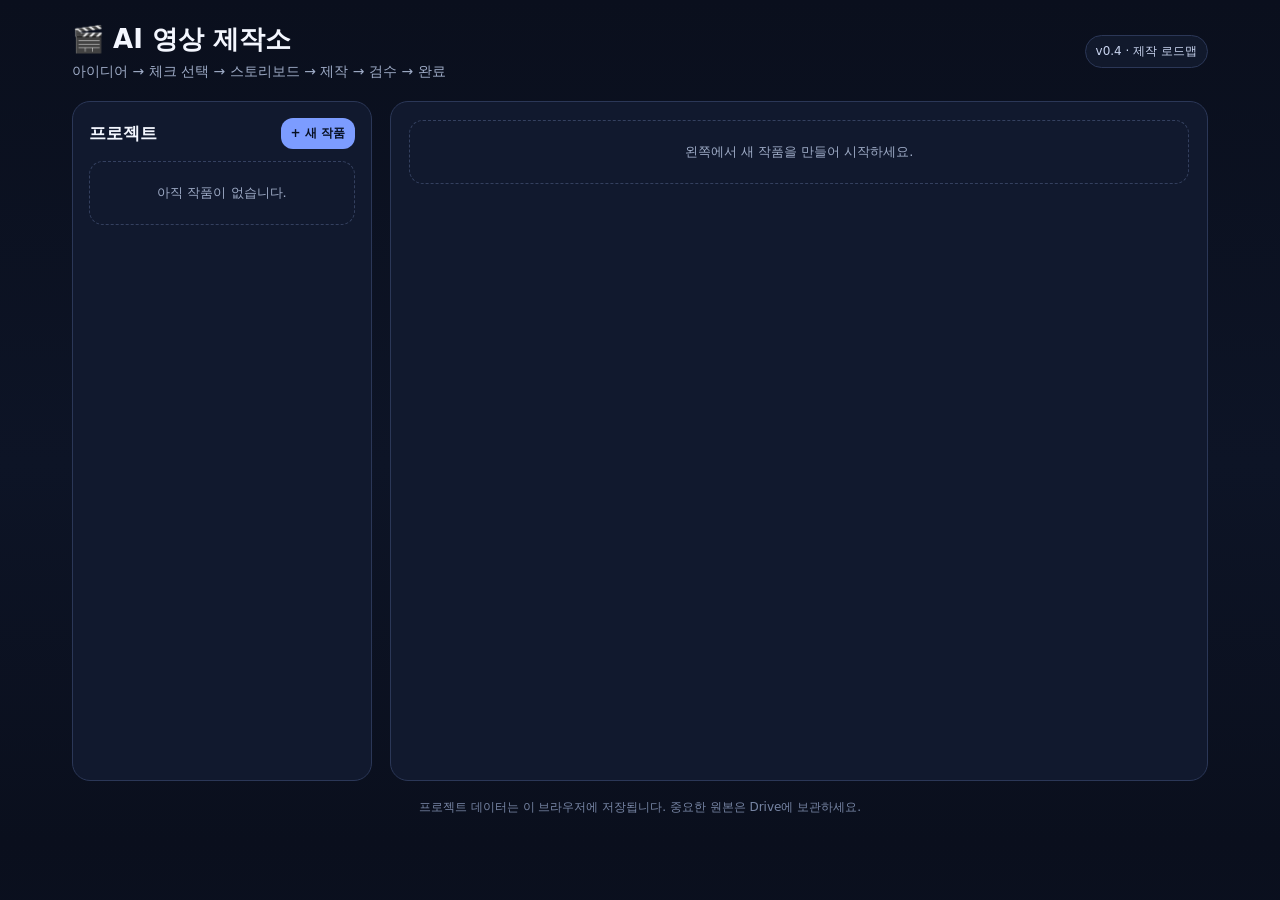
<file: studio/index.html>
<!doctype html>
<html lang="ko">
<head>
<meta charset="utf-8" />
<meta name="viewport" content="width=device-width,initial-scale=1" />
<meta name="theme-color" content="#0f172a" />
<title>AI 영상 제작소 v0.4</title>
<style>
:root{--panel:#121a2f;--line:#2b3757;--text:#f4f7ff;--muted:#9eabc6;--accent:#7c9cff;--ok:#37c991;--danger:#ff6b7a}
*{box-sizing:border-box}body{margin:0;background:linear-gradient(180deg,#0a0f1d,#0d1426 55%,#0a0f1d);color:var(--text);font-family:Inter,system-ui,-apple-system,BlinkMacSystemFont,"Segoe UI","Noto Sans KR",sans-serif}button,input,textarea,select{font:inherit}button{cursor:pointer}.wrap{max-width:1180px;margin:auto;padding:22px}.top{display:flex;gap:14px;align-items:center;justify-content:space-between;margin-bottom:20px}.brand h1{font-size:26px;margin:0}.brand p{margin:6px 0 0;color:var(--muted);font-size:14px}.badge{font-size:12px;padding:7px 10px;border:1px solid var(--line);border-radius:999px;color:#c9d4ef;background:#11192c}.grid{display:grid;grid-template-columns:300px 1fr;gap:18px}.card{background:rgba(18,26,47,.94);border:1px solid var(--line);border-radius:18px}.side{padding:16px;min-height:680px}.sideHead{display:flex;justify-content:space-between;align-items:center;margin-bottom:12px}.side h2,.main h2{font-size:17px;margin:0}.btn{border:0;border-radius:12px;padding:10px 13px;background:var(--accent);color:#071022;font-weight:800}.btn.ghost{background:#202b49;color:#dce5ff;border:1px solid #334163}.btn.danger{background:#3b1f2b;color:#ffc7cf;border:1px solid #663044}.btn.small{padding:7px 10px;font-size:12px}.projects{display:flex;flex-direction:column;gap:9px}.project{padding:12px;border-radius:14px;border:1px solid var(--line);background:#11192d}.project.active{border-color:var(--accent);background:#182340}.project b{display:block;font-size:14px}.project span{display:block;color:var(--muted);font-size:12px;margin-top:5px}.empty{border:1px dashed #34405f;border-radius:14px;padding:22px 14px;text-align:center;color:var(--muted);font-size:13px}.main{padding:18px}.toolbar{display:flex;flex-wrap:wrap;gap:9px;justify-content:space-between;align-items:center;padding-bottom:16px;border-bottom:1px solid var(--line)}.toolbarRight{display:flex;gap:8px;flex-wrap:wrap;align-items:center}.saveState{color:var(--ok);font-size:12px;padding:0 4px}.status{border-radius:10px;padding:8px 10px;background:#0f172a;color:#e7edff;border:1px solid #34415f}.section{padding:18px 0;border-bottom:1px solid var(--line)}.section:last-child{border-bottom:0}.section h3{margin:0 0 10px;font-size:16px}.section p.help{margin:0 0 12px;color:var(--muted);font-size:12px}.field{width:100%;background:#0e1629;color:var(--text);border:1px solid #33415f;border-radius:12px;padding:12px;outline:none}.field:focus{border-color:var(--accent)}textarea.field{min-height:110px;resize:vertical}.choices{display:grid;grid-template-columns:repeat(3,1fr);gap:10px}.choice{background:#0f172a;border:1px solid #33415f;border-radius:14px;padding:12px}.choice h4{margin:0 0 8px;font-size:14px}.choice textarea{min-height:100px}.choice.selected{border-color:var(--ok);box-shadow:0 0 0 1px var(--ok) inset}.pick{margin-top:8px;width:100%}.story{display:grid;gap:9px}.scene{display:grid;grid-template-columns:84px 1fr 115px;gap:8px}.scene input{min-width:0}.scene .time{text-align:center}.links{display:grid;grid-template-columns:1fr auto;gap:8px}.storageNote{margin-top:8px;color:var(--muted);font-size:12px}.checkWrap{display:grid;gap:14px}.checkGroup{background:#0f172a;border:1px solid #33415f;border-radius:15px;padding:14px}.checkGroup h4{margin:0 0 10px;font-size:14px}.opts{display:grid;gap:8px}.opt{display:flex;align-items:flex-start;gap:9px;padding:8px 9px;border-radius:10px;background:#111a2e;border:1px solid transparent}.opt:has(input:checked){border-color:var(--ok);background:#12271f}.opt input{width:18px;height:18px;margin-top:1px;accent-color:var(--ok);flex:0 0 auto}.opt span{font-size:13px;line-height:1.4}.thought{margin-top:10px;min-height:70px}.saved{display:flex;gap:8px;align-items:center;flex-wrap:wrap;margin-top:10px}.savedText{color:var(--ok);font-size:12px}.foot{color:#7785a4;font-size:12px;text-align:center;padding:18px 0 4px}
@media(max-width:820px){.wrap{padding:12px}.grid{grid-template-columns:1fr}.side{min-height:0}.choices{grid-template-columns:1fr}.scene{grid-template-columns:70px 1fr}.scene .time{grid-column:2}.top{align-items:flex-start}.brand h1{font-size:22px}.main{padding:14px}}
</style>
</head>
<body>
<div class="wrap">
<header class="top"><div class="brand"><h1>🎬 AI 영상 제작소</h1><p>아이디어 → 체크 선택 → 스토리보드 → 제작 → 검수 → 완료</p></div><div class="badge">v0.4 · 제작 로드맵</div></header>
<div class="grid">
<aside class="card side"><div class="sideHead"><h2>프로젝트</h2><button class="btn small" id="newBtn">+ 새 작품</button></div><div id="projectList" class="projects"></div></aside>
<main class="card main">
<div id="welcome" class="empty">왼쪽에서 새 작품을 만들어 시작하세요.</div>
<div id="editor" hidden>
<div class="toolbar"><div><h2 id="titleView">새 프로젝트</h2><div style="color:var(--muted);font-size:12px;margin-top:5px" id="updatedView"></div></div><div class="toolbarRight"><span id="saveState" class="saveState">✓ 저장됨</span><button class="btn small" id="roadmapBtn">제작 로드맵</button><button class="btn ghost small" id="saveBtn">저장</button><button class="btn ghost small" id="reviewBtn">체크리스트 확인</button><select class="status" id="status"><option>기획</option><option>제작중</option><option>검수</option><option>완료</option></select><button class="btn ghost small" id="duplicateBtn">복제</button><button class="btn danger small" id="deleteBtn">삭제</button></div></div>
<section class="section"><h3>1. 작품 이름</h3><input class="field" id="name" placeholder="예: KEY WORLD - MK108" /></section>
<section class="section"><h3>2. 감독 아이디어</h3><p class="help">떠오르는 설정이나 장면을 자유롭게 적으세요.</p><textarea class="field" id="idea" placeholder="예: 키보드 안에 또 다른 세상 키월드가 있고, 평화롭게 살던 주민들에게 비상사태가 발생한다..."></textarea></section>
<section class="section"><h3>3. 기획 체크리스트</h3><p class="help">체크와 기타 의견은 자동 저장됩니다.</p><div id="checklist" class="checkWrap"></div><div class="saved"><span class="savedText">✓ 자동 저장</span><button class="btn ghost small" id="reviewBtn2">선택한 내용만 보기/복사</button></div></section>
<section class="section"><h3>4. 기획안 A / B / C</h3><p class="help">체크한 내용을 바탕으로 정리한 기획안을 붙여넣고 최종안을 선택하세요.</p><div class="choices" id="choices"></div></section>
<section class="section"><h3>5. 스토리보드</h3><p class="help">5분 영상을 씬 단위로 정리합니다.</p><div class="story" id="story"></div><button class="btn ghost small" id="addSceneBtn" style="margin-top:9px">+ 씬 추가</button></section>
<section class="section"><h3>6. 이미지·영상 저장 링크</h3><div class="links"><input class="field" id="drive" placeholder="Google Drive 폴더 링크"/><button class="btn ghost" id="openDriveBtn">열기</button></div><div class="storageNote">원본 이미지·영상은 Drive에 저장하고 여기에는 링크만 보관합니다.</div></section>
<section class="section"><h3>7. 메모</h3><textarea class="field" id="notes" placeholder="수정사항, 다음 작업, 참고사항..."></textarea></section>
</div></main></div>
<div class="foot">프로젝트 데이터는 이 브라우저에 저장됩니다. 중요한 원본은 Drive에 보관하세요.</div>
</div>
<script>
const KEY='ai-video-studio-v01';
const GROUPS=[
['tone','전체 분위기',['귀엽고 따뜻한 분위기','긴장감 있는 재난물','초반 평화 → 후반 재난','어둡고 진지한 SF']],
['world','키월드 디자인',['현재 이미지 그대로 유지','현재 이미지 유지 + MK108 요소만 추가','키보드 구조가 더 보이게 수정','새로운 키월드 디자인']],
['citizen','주민 디자인',['현재 로봇 주민 그대로','로봇 + 키캡 요소 추가','문자/숫자별 개성 추가','완전 키캡 캐릭터']],
['hero','주인공',['관제센터 직원','구조대원','평범한 주민','어린 주민 + 보호자','일반 주민 + 구조대원','여러 주민이 함께 주인공']],
['cause','비상사태 원인',['사람이 키보드를 타이핑함','갑작스러운 강한 타이핑','내부 시스템 이상','전력/RGB 이상','외부 충격','여러 원인이 동시에 발생','처음엔 원인을 숨기고 나중에 공개']],
['disaster','재난 장면',['키캡이 눌릴 때 지진처럼 흔들림','구조물 붕괴','정전','붉은 경보등','사이렌','공중 차량 사고','주민 대규모 대피','중앙 타워 이상','길이 막힘','잔해가 떨어짐']],
['evac','대피 방식',['모두가 한 방향으로 대피','주인공이 가족을 찾음','구조대가 주민을 구함','길 잃은 주민 구조','막힌 길을 우회','누군가를 구하러 다시 돌아감']],
['zones','키보드 구역 설정',['ESC = 통제구역','F열 = 관제/에너지 구역','문자키 = 생활 중심지','Space Bar = 광장/대피소','Enter = 대형 관문','방향키 = 이동 통로','숫자패드 = 주거/산업 구역','USB-C = 외부세계 연결 게이트']],
['tower','중앙 타워 역할',['에너지원','관제센터','대피소','키보드 입력 핵심 코어','외부세계 송수신 시설','여러 역할을 동시에 수행']],
['human','인간 세계 공개 시점',['처음부터 보여줌','중간부터 힌트','마지막에 MK108 공개','인간 손만 등장','인간 캐릭터도 등장']],
['ending','엔딩',['주민 모두 무사 대피','도시 복구 시작','또 다른 이상신호 발생','카메라가 빠지며 MK108 공개','실제 손이 키보드 타이핑','다음 편 암시','감동 엔딩','유머 엔딩']],
['ad','광고 느낌',['광고 느낌 강하게','광고 + 영화 반반','거의 영화처럼','마지막에만 제품 공개']],
['style','영상 스타일',['실사 영화 느낌','3D 애니 느낌','실사 + 3D 혼합','가족용 극장 애니 느낌','SF 블록버스터 느낌']],
['series','시리즈화',['이번 편 완결','반응 좋으면 2편','처음부터 KEY WORLD 시리즈','다른 제품 세계관까지 확장']]
];
let db=JSON.parse(localStorage.getItem(KEY)||'{"projects":[],"active":null}');
const $=s=>document.querySelector(s);const esc=s=>(s||'').replace(/[&<>"']/g,m=>({'&':'&amp;','<':'&lt;','>':'&gt;','"':'&quot;',"'":'&#39;'}[m]));
function uid(){return 'p'+Date.now().toString(36)+Math.random().toString(36).slice(2,6)}
function emptyChecklist(){const o={};GROUPS.forEach(([id])=>o[id]={selected:[],thought:''});o.free={thought:''};return o}
function normalize(p){if(!p.checklist)p.checklist=emptyChecklist();GROUPS.forEach(([id])=>{if(!p.checklist[id])p.checklist[id]={selected:[],thought:''};if(!Array.isArray(p.checklist[id].selected))p.checklist[id].selected=[]});if(!p.checklist.free)p.checklist.free={thought:''};if(!p.choices)p.choices={A:'',B:'',C:''};if(!p.story)p.story=[];return p}
function markSaved(){const e=$('#saveState');if(!e)return;e.textContent='✓ 저장됨';e.style.color='var(--ok)'}
function markEditing(){const e=$('#saveState');if(!e)return;e.textContent='저장 중...';e.style.color='var(--muted)'}
function save(){localStorage.setItem(KEY,JSON.stringify(db));renderList();markSaved()}
function current(){const p=db.projects.find(p=>p.id===db.active);return p?normalize(p):null}
function fmt(t){try{return new Date(t).toLocaleString('ko-KR')}catch{return ''}}
function makeProject(name='새 프로젝트'){const p={id:uid(),name,idea:'',status:'기획',choice:'A',choices:{A:'',B:'',C:''},checklist:emptyChecklist(),story:[{title:'오프닝',desc:'',time:'0:00~0:20'},{title:'전개',desc:'',time:'0:20~2:00'},{title:'갈등',desc:'',time:'2:00~3:30'},{title:'클라이맥스',desc:'',time:'3:30~4:30'},{title:'엔딩',desc:'',time:'4:30~5:00'}],drive:'',notes:'',updated:Date.now()};db.projects.unshift(p);db.active=p.id;save();renderEditor()}
function renderList(){const box=$('#projectList');if(!db.projects.length){box.innerHTML='<div class="empty">아직 작품이 없습니다.</div>';return}box.innerHTML=db.projects.map(p=>`<div class="project ${p.id===db.active?'active':''}" data-id="${p.id}"><b>${esc(p.name||'제목 없음')}</b><span>${esc(p.status||'기획')} · ${fmt(p.updated)}</span></div>`).join('');box.querySelectorAll('.project').forEach(el=>el.onclick=()=>{db.active=el.dataset.id;save();renderEditor()})}
function renderChecklist(p){const box=$('#checklist');box.innerHTML=GROUPS.map(([id,title,opts],gi)=>`<div class="checkGroup"><h4>${gi+1}. ${title}</h4><div class="opts">${opts.map(o=>`<label class="opt"><input type="checkbox" data-g="${id}" data-v="${esc(o)}" ${p.checklist[id].selected.includes(o)?'checked':''}><span>${esc(o)}</span></label>`).join('')}</div><textarea class="field thought" data-thought="${id}" placeholder="기타 / 내 생각을 여기에 적어주세요">${esc(p.checklist[id].thought)}</textarea></div>`).join('')+`<div class="checkGroup"><h4>전체 아이디어 / 꼭 넣고 싶은 내용</h4><textarea class="field thought" data-thought="free" placeholder="장면, 대사, 사건, 엔딩 등 자유롭게 적어주세요">${esc(p.checklist.free.thought)}</textarea></div>`;box.querySelectorAll('input[type=checkbox]').forEach(ch=>ch.onchange=e=>{const g=e.target.dataset.g,v=e.target.dataset.v,arr=p.checklist[g].selected;markEditing();if(e.target.checked&&!arr.includes(v))arr.push(v);if(!e.target.checked)p.checklist[g].selected=arr.filter(x=>x!==v);touch(p,false)});box.querySelectorAll('[data-thought]').forEach(t=>t.oninput=e=>{markEditing();p.checklist[e.target.dataset.thought].thought=e.target.value;touch(p,false)})}
function renderChoices(p){const box=$('#choices');box.innerHTML=['A','B','C'].map(k=>`<div class="choice ${p.choice===k?'selected':''}"><h4>기획안 ${k}</h4><textarea class="field choiceText" data-k="${k}" placeholder="${k}안 내용을 붙여넣으세요">${esc(p.choices[k]||'')}</textarea><button class="btn ghost small pick" data-k="${k}">${p.choice===k?'✓ 선택됨':k+'안 선택'}</button></div>`).join('');box.querySelectorAll('.choiceText').forEach(t=>t.oninput=e=>{markEditing();p.choices[e.target.dataset.k]=e.target.value;touch(p,false)});box.querySelectorAll('.pick').forEach(b=>b.onclick=e=>{p.choice=e.target.dataset.k;touch(p,false);renderChoices(p)})}
function renderStory(p){const box=$('#story');box.innerHTML=p.story.map((s,i)=>`<div class="scene" data-i="${i}"><input class="field st" value="${esc(s.title)}" placeholder="씬"><input class="field sd" value="${esc(s.desc)}" placeholder="장면 내용"><input class="field time" value="${esc(s.time)}" placeholder="시간"></div>`).join('');box.querySelectorAll('.scene').forEach(row=>{const i=+row.dataset.i;row.querySelector('.st').oninput=e=>{markEditing();p.story[i].title=e.target.value;touch(p,false)};row.querySelector('.sd').oninput=e=>{markEditing();p.story[i].desc=e.target.value;touch(p,false)};row.querySelector('.time').oninput=e=>{markEditing();p.story[i].time=e.target.value;touch(p,false)}})}
function touch(p,rerender=true){p.updated=Date.now();save();$('#titleView').textContent=p.name||'제목 없음';$('#updatedView').textContent='최근 수정 '+fmt(p.updated);if(rerender)renderEditor()}
function renderEditor(){const p=current();$('#welcome').hidden=!!p;$('#editor').hidden=!p;if(!p)return;$('#titleView').textContent=p.name||'제목 없음';$('#updatedView').textContent='최근 수정 '+fmt(p.updated);$('#name').value=p.name||'';$('#idea').value=p.idea||'';$('#status').value=p.status||'기획';$('#drive').value=p.drive||'';$('#notes').value=p.notes||'';renderChecklist(p);renderChoices(p);renderStory(p);markSaved()}
function openReview(){save();location.href='./checklist.html'}
$('#newBtn').onclick=()=>makeProject();$('#roadmapBtn').onclick=()=>{save();location.href='./roadmap.html'};$('#name').oninput=e=>{const p=current();markEditing();p.name=e.target.value;touch(p,false)};$('#idea').oninput=e=>{const p=current();markEditing();p.idea=e.target.value;touch(p,false)};$('#status').onchange=e=>{const p=current();p.status=e.target.value;touch(p,false)};$('#drive').oninput=e=>{const p=current();markEditing();p.drive=e.target.value;touch(p,false)};$('#notes').oninput=e=>{const p=current();markEditing();p.notes=e.target.value;touch(p,false)};$('#addSceneBtn').onclick=()=>{const p=current();p.story.push({title:'새 씬',desc:'',time:''});touch(p,true)};$('#openDriveBtn').onclick=()=>{const u=$('#drive').value.trim();if(/^https?:\/\//i.test(u))window.open(u,'_blank','noopener')};$('#saveBtn').onclick=()=>{const p=current();if(p)p.updated=Date.now();save();if(p)$('#updatedView').textContent='최근 수정 '+fmt(p.updated)};$('#reviewBtn').onclick=openReview;$('#reviewBtn2').onclick=openReview;$('#deleteBtn').onclick=()=>{const p=current();if(!p||!confirm(`「${p.name}」 프로젝트를 삭제할까요?`))return;db.projects=db.projects.filter(x=>x.id!==p.id);db.active=db.projects[0]?.id||null;save();renderEditor()};$('#duplicateBtn').onclick=()=>{const p=current();if(!p)return;const c=JSON.parse(JSON.stringify(p));c.id=uid();c.name=(c.name||'프로젝트')+' 복사본';c.updated=Date.now();db.projects.unshift(c);db.active=c.id;save();renderEditor()};renderList();renderEditor();
</script>
</body></html>
</file>
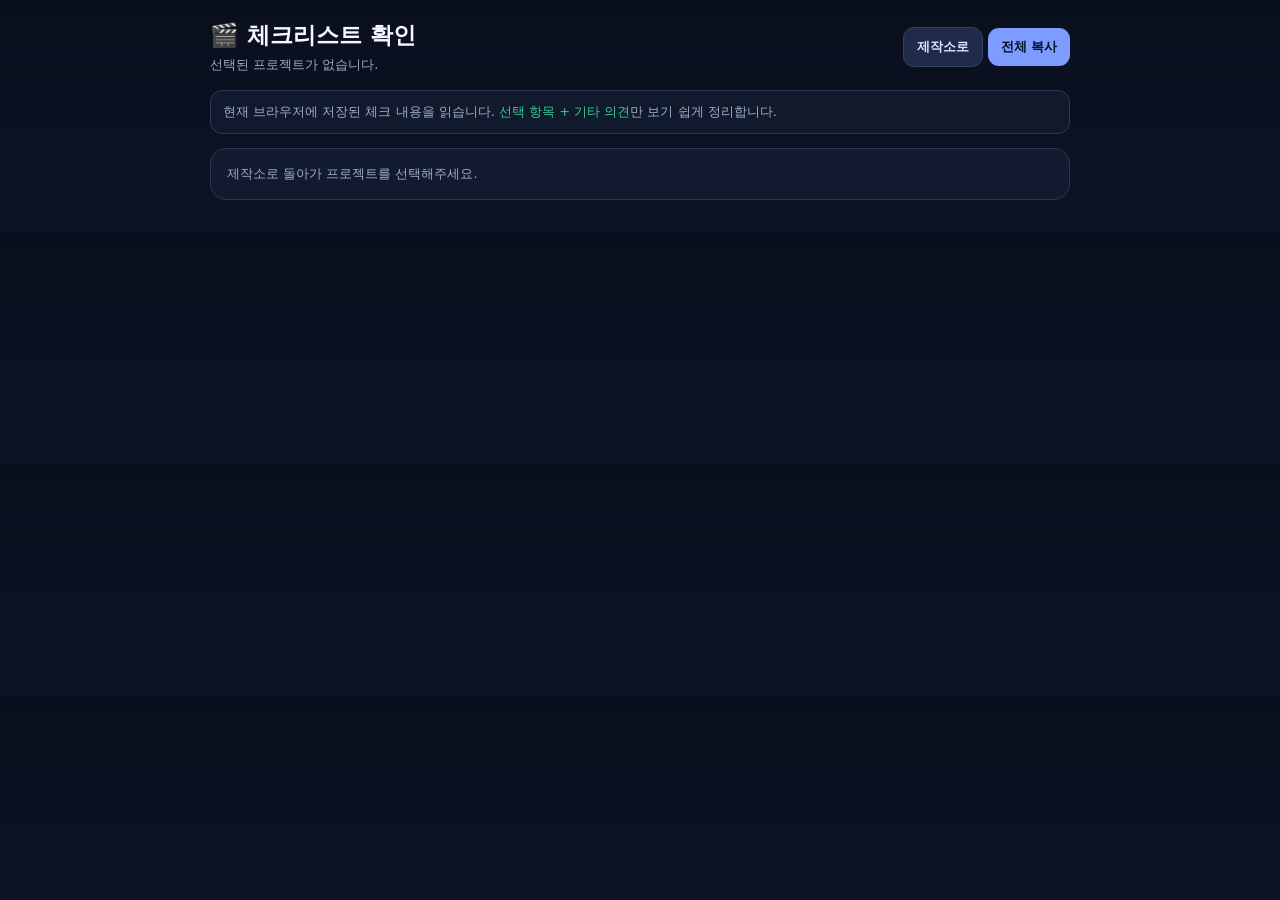
<file: studio/checklist.html>
<!doctype html>
<html lang="ko">
<head>
<meta charset="utf-8" />
<meta name="viewport" content="width=device-width,initial-scale=1" />
<title>AI 영상 제작소 · 체크리스트 확인</title>
<style>
:root{--panel:#121a2f;--line:#2b3757;--text:#f4f7ff;--muted:#9eabc6;--accent:#7c9cff;--ok:#37c991}
*{box-sizing:border-box}body{margin:0;background:linear-gradient(180deg,#0a0f1d,#0d1426);color:var(--text);font-family:Inter,system-ui,-apple-system,"Segoe UI","Noto Sans KR",sans-serif}.wrap{max-width:900px;margin:auto;padding:20px}.top{display:flex;gap:10px;justify-content:space-between;align-items:center;flex-wrap:wrap;margin-bottom:16px}.card{background:var(--panel);border:1px solid var(--line);border-radius:16px;padding:16px;margin-bottom:12px}.btn{border:0;border-radius:11px;padding:10px 13px;font-weight:800;cursor:pointer;background:var(--accent);color:#071022}.btn.ghost{background:#202b49;color:#dce5ff;border:1px solid #334163}.title{margin:0;font-size:23px}.sub{color:var(--muted);font-size:13px;margin-top:5px}.group h3{margin:0 0 8px;font-size:15px}.selected{display:flex;flex-wrap:wrap;gap:7px}.tag{background:#12271f;border:1px solid var(--ok);color:#dff9ef;border-radius:999px;padding:6px 10px;font-size:13px}.none{color:var(--muted);font-size:13px}.thought{margin-top:10px;background:#0e1629;border:1px solid #33415f;border-radius:10px;padding:10px;white-space:pre-wrap;line-height:1.5}.label{color:var(--muted);font-size:12px;margin-bottom:5px}.notice{padding:12px;border-radius:12px;background:#11192d;border:1px solid var(--line);color:var(--muted);font-size:13px;margin-bottom:14px}.ok{color:var(--ok)}
</style>
</head>
<body><div class="wrap">
<div class="top"><div><h1 class="title">🎬 체크리스트 확인</h1><div class="sub" id="projectName">프로젝트 불러오는 중...</div></div><div><button class="btn ghost" onclick="location.href='./'">제작소로</button> <button class="btn" id="copyBtn">전체 복사</button></div></div>
<div class="notice">현재 브라우저에 저장된 체크 내용을 읽습니다. <span class="ok">선택 항목 + 기타 의견</span>만 보기 쉽게 정리합니다.</div>
<div id="out"></div>
</div>
<script>
const KEY='ai-video-studio-v01';
const GROUPS=[['tone','전체 분위기'],['world','키월드 디자인'],['citizen','주민 디자인'],['hero','주인공'],['cause','비상사태 원인'],['disaster','재난 장면'],['evac','대피 방식'],['zones','키보드 구역 설정'],['tower','중앙 타워 역할'],['human','인간 세계 공개 시점'],['ending','엔딩'],['ad','광고 느낌'],['style','영상 스타일'],['series','시리즈화']];
const db=JSON.parse(localStorage.getItem(KEY)||'{"projects":[],"active":null}');
const p=db.projects.find(x=>x.id===db.active);
const out=document.getElementById('out');
const esc=s=>(s||'').replace(/[&<>"']/g,m=>({'&':'&amp;','<':'&lt;','>':'&gt;','"':'&quot;',"'":'&#39;'}[m]));
function textReport(){if(!p)return '선택된 프로젝트가 없습니다.';let lines=[`[${p.name||'제목 없음'}] 기획 체크리스트`];for(const [id,title] of GROUPS){const g=p.checklist?.[id]||{selected:[],thought:''};if(g.selected?.length||g.thought?.trim()){lines.push(`\n${title}`);(g.selected||[]).forEach(v=>lines.push(`- ${v}`));if(g.thought?.trim())lines.push(`기타/내 생각: ${g.thought.trim()}`)}}const free=p.checklist?.free?.thought?.trim();if(free)lines.push(`\n전체 아이디어 / 꼭 넣고 싶은 내용\n${free}`);return lines.join('\n')}
function render(){if(!p){document.getElementById('projectName').textContent='선택된 프로젝트가 없습니다.';out.innerHTML='<div class="card none">제작소로 돌아가 프로젝트를 선택해주세요.</div>';document.getElementById('copyBtn').disabled=true;return}document.getElementById('projectName').textContent=p.name||'제목 없음';let html='';for(const [id,title] of GROUPS){const g=p.checklist?.[id]||{selected:[],thought:''};if(!(g.selected?.length||g.thought?.trim()))continue;html+=`<div class="card group"><h3>${esc(title)}</h3><div class="selected">${g.selected?.length?g.selected.map(v=>`<span class="tag">✓ ${esc(v)}</span>`).join(''):'<span class="none">선택 항목 없음</span>'}</div>${g.thought?.trim()?`<div class="thought"><div class="label">기타 / 내 생각</div>${esc(g.thought)}</div>`:''}</div>`}const free=p.checklist?.free?.thought?.trim();if(free)html+=`<div class="card group"><h3>전체 아이디어 / 꼭 넣고 싶은 내용</h3><div class="thought">${esc(free)}</div></div>`;out.innerHTML=html||'<div class="card none">작성된 체크리스트가 없습니다.</div>'}
document.getElementById('copyBtn').onclick=async()=>{const t=textReport();try{await navigator.clipboard.writeText(t);const b=document.getElementById('copyBtn');const old=b.textContent;b.textContent='✓ 복사됨';setTimeout(()=>b.textContent=old,1400)}catch{prompt('아래 내용을 복사하세요.',t)}};
render();
</script></body></html>
</file>
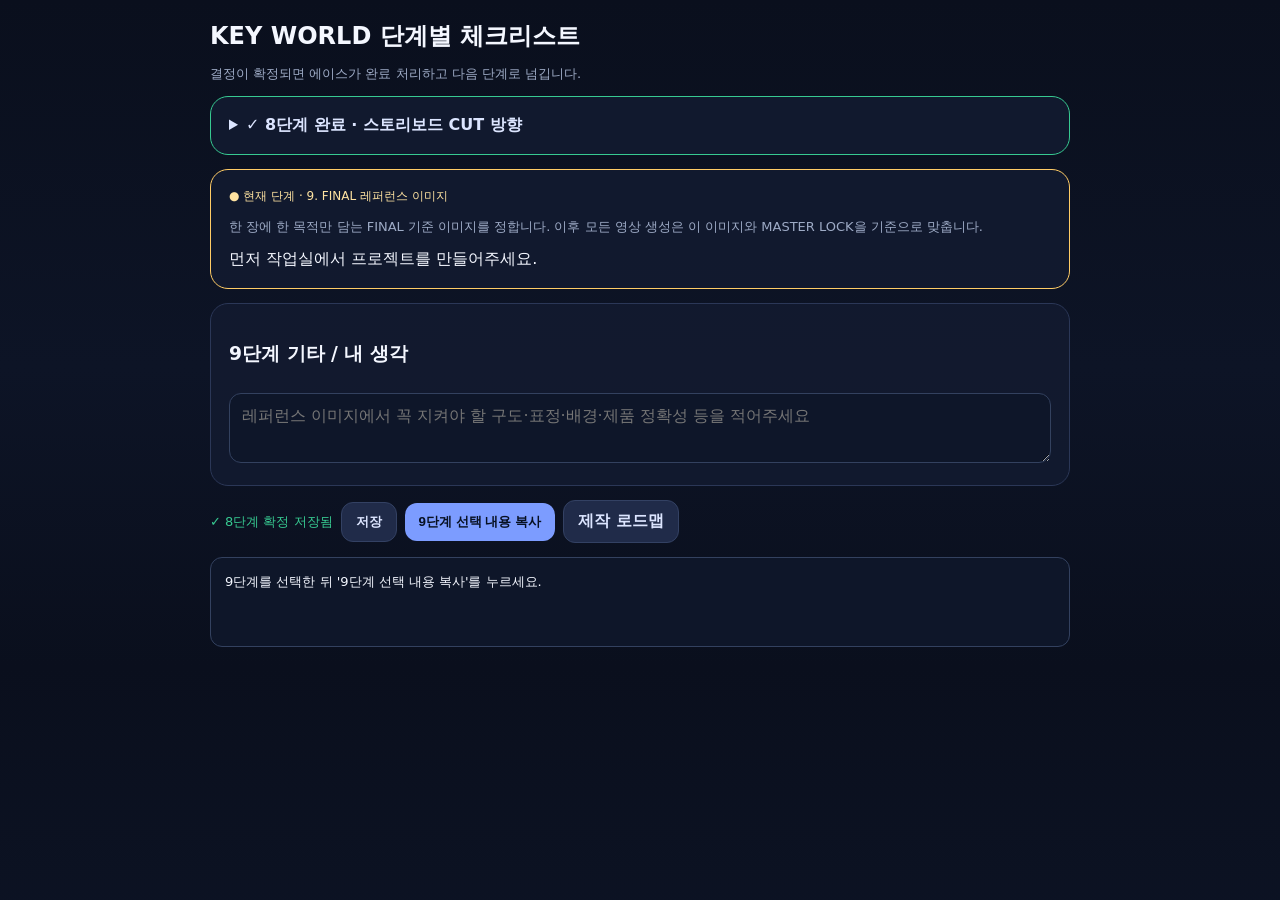
<file: studio/keyworld-checklist.html>
<!doctype html>
<html lang="ko"><head><meta charset="utf-8"><meta name="viewport" content="width=device-width,initial-scale=1"><title>KEY WORLD 단계별 체크리스트</title><style>:root{--bg:#0b1020;--panel:#121a2f;--line:#2b3757;--text:#f4f7ff;--muted:#9eabc6;--accent:#7c9cff;--ok:#37c991;--warn:#ffcc66}*{box-sizing:border-box}body{margin:0;background:linear-gradient(180deg,#0a0f1d,#0d1426 55%,#0a0f1d);color:var(--text);font-family:Inter,system-ui,-apple-system,BlinkMacSystemFont,"Segoe UI","Noto Sans KR",sans-serif}.wrap{max-width:900px;margin:auto;padding:20px}.card{background:rgba(18,26,47,.96);border:1px solid var(--line);border-radius:18px;padding:18px;margin-bottom:14px}.done{border-color:var(--ok)}.current{border-color:var(--warn)}h1{font-size:24px;margin:0 0 6px}p{color:var(--muted);font-size:13px}.stage{font-size:12px;margin-bottom:10px}.done .stage{color:#7be0b5}.current .stage{color:#ffe3a1}.summary{white-space:pre-wrap;background:#0e1629;border:1px solid #33415f;border-radius:12px;padding:14px;font-size:13px;line-height:1.72;color:#dce5ff}.group{padding:14px 0;border-top:1px solid #2b3757}.group:first-child{border-top:0}.group h3{margin:0 0 8px;font-size:15px}.opt{display:flex;gap:10px;align-items:flex-start;padding:10px;border:1px solid transparent;border-radius:10px;background:#11192d;margin:8px 0}.opt:has(input:checked){border-color:var(--ok);background:#12271f}.opt input{width:19px;height:19px;accent-color:var(--ok)}textarea{width:100%;margin-top:8px;min-height:70px;background:#0e1629;color:var(--text);border:1px solid #33415f;border-radius:12px;padding:12px;font:inherit;resize:vertical}.btn{border:0;border-radius:12px;padding:10px 14px;background:var(--accent);color:#071022;font-weight:800;cursor:pointer;text-decoration:none;display:inline-flex}.ghost{background:#202b49;color:#dce5ff;border:1px solid #334163}.bar{display:flex;gap:8px;flex-wrap:wrap;align-items:center;margin:14px 0}.saved{color:var(--ok);font-size:13px}.out{white-space:pre-wrap;background:#0e1629;border:1px solid #33415f;border-radius:12px;padding:14px;min-height:90px;font-size:13px;line-height:1.6}details summary{cursor:pointer;font-weight:800;color:#dce5ff}</style></head><body><div class="wrap"><h1>KEY WORLD 단계별 체크리스트</h1><p>결정이 확정되면 에이스가 완료 처리하고 다음 단계로 넘깁니다.</p><details class="card done"><summary>✓ 8단계 완료 · 스토리보드 CUT 방향</summary><div id="stage8" class="summary" style="margin-top:12px"></div></details><div class="card current"><div class="stage">● 현재 단계 · 9. FINAL 레퍼런스 이미지</div><p>한 장에 한 목적만 담는 FINAL 기준 이미지를 정합니다. 이후 모든 영상 생성은 이 이미지와 MASTER LOCK을 기준으로 맞춥니다.</p><div id="groups"></div></div><div class="card"><h3>9단계 기타 / 내 생각</h3><textarea id="free" placeholder="레퍼런스 이미지에서 꼭 지켜야 할 구도·표정·배경·제품 정확성 등을 적어주세요"></textarea></div><div class="bar"><span class="saved" id="state">✓ 8단계 확정 저장됨</span><button class="btn ghost" id="saveBtn">저장</button><button class="btn" id="copyBtn">9단계 선택 내용 복사</button><a class="btn ghost" href="./roadmap.html">제작 로드맵</a></div><div id="out" class="out">9단계를 선택한 뒤 '9단계 선택 내용 복사'를 누르세요.</div></div><script>const KEY='ai-video-studio-v01';const STAGE8=`• 전체 밀도: 약 55~70 CUT의 영화형 균형. 중요한 감정 장면은 길게 유지\n• 오프닝: 거대한 돔·중앙 코어 초광각 항공샷 → 카메라가 도시 속 집 안으로 빠르게 이동 → 늦잠 자는 대장에게 연결\n• 대장을 주인공급 중심 캐릭터로 운용\n• 전체 감성: 활기찬 대도시 애니메이션 영화처럼 도시의 생활감과 캐릭터 코미디를 살리되 KEY WORLD 고유 디자인 유지\n• 구조대: 출근 후 본부에서 5명이 한 명씩 자연스럽게 등장. 물리 코미디와 성격 차이를 행동으로 표현\n• 생활사고/축제: 정기점검 이동 중 작은 구조사건과 축제·출근 혼잡을 한 흐름으로 연결\n• 첫 재난: 코어 → 주민 → 구조대 → 돔 천장 순서로 규모 확대. 붉은 경보 이후 빠른 컷과 넓은 재난 전경 교차\n• 게이트 작전: 대장·기술병 지휘/판단, 엔지니어 전원복구, 힘캐 현장돌파, 신입 예상 밖 도움. 마지막에 전원 재집결\n• 마지막 탈출: 모두 포기한 정적 뒤 먼 곳에서 마지막 대원이 등장하고 음악이 다시 살아남\n• 2차 재난: 충분한 환호 → 꼬마 얼굴 파편 클로즈업 → ‘어? 뭐지?’ → 1~2초 정적 → 강한 천장 충격 → 바로 현실세계 전환\n• 현실 공개: 충격음 매치컷 → 현실세계 매크로 타건샷 → 와이드샷으로 ABKO MK108 + 모찌 공개`;const REFS=[['refCount','FINAL 레퍼런스 이미지 구성',['핵심 11장: 주요 씬마다 기준 이미지 1장','확장 16장: 주요 씬 + 재난 전/후 상태를 별도 제작','최소 8장: 꼭 필요한 장면만 압축']],['refFormat','기본 화면 비율',['16:9 YouTube 영화형을 기준으로 제작','2.39:1 시네마스코프 구도로 제작 후 16:9에 배치','16:9 기준이지만 일부 히어로샷만 더 넓은 시네마 구도']],['refStyle','비주얼 스타일 기준',['실사 영화처럼 보이는 하이엔드 3D/CGI, AI티 최소화','애니메이션 영화 감성의 활기찬 도시 연출 + 재질과 조명은 사실적','SF 블록버스터 비중을 높여 더 묵직하고 사실적으로']],['refOpening','오프닝 기준 이미지',['돔 전체+중앙 코어 항공샷','도시 상공에서 대장 집으로 진입하기 직전 외관샷','늦잠 자는 대장 침실 내부 기준샷']],['refTeam','구조대 기준 이미지',['구조대 본부 5명 전체 그룹 기준샷','대장 단독 히어로 기준샷 추가','5명 각각 개별 표정/장비 기준 이미지까지 제작']],['refCity','도시 일상 기준 이미지',['축제·출근 혼잡이 함께 보이는 생활구역 와이드샷','작은 생활사고 구조 현장 기준샷','게이트 정기점검 현장 기준샷']],['refDisaster','재난 기준 이미지',['첫 경보 직전 정상 코어 + 경보 후 붉은 코어 2장','돔 천장 붕괴와 중앙 코어 대붕괴를 별도 기준샷으로 제작','게이트 전원 복구 현장 + 마지막 열차 탈출 장면을 별도 제작']],['refSafe','안전 키월드 기준 이미지',['주민과 구조대의 안도·환호 와이드샷','꼬마 얼굴 파편 클로즈업','2차 재난이 다시 시작되는 천장 충격샷']],['refReal','현실세계/MK108 기준 이미지',['모찌 손의 MK108 매크로 타건샷','모찌 + MK108 전체 게임 데스크 와이드샷','제품만 정확하게 보이는 MK108 히어로샷도 별도 제작']]];let db=JSON.parse(localStorage.getItem(KEY)||'{"projects":[],"active":null}');function current(){return db.projects.find(p=>p.id===db.active)||db.projects[0]||null}function ensure(){const p=current();if(!p)return null;if(!p.keyworldExtra)p.keyworldExtra={};REFS.forEach(([id])=>{if(!p.keyworldExtra[id])p.keyworldExtra[id]={selected:[],thought:''}});if(!p.keyworldExtra.refFree)p.keyworldExtra.refFree='';if(!p.roadmap)p.roadmap={};if(!p.roadmap.storyboard)p.roadmap.storyboard={done:false,note:''};p.roadmap.storyboard.done=true;p.roadmap.storyboard.note=STAGE8;p.updated=Date.now();return p}function save(){const p=ensure();if(!p)return;localStorage.setItem(KEY,JSON.stringify(db));document.getElementById('state').textContent='✓ 저장됨 '+new Date().toLocaleTimeString('ko-KR')}function render(){const p=ensure();document.getElementById('stage8').textContent=STAGE8;if(!p){document.getElementById('groups').innerHTML='먼저 작업실에서 프로젝트를 만들어주세요.';return}document.getElementById('groups').innerHTML=REFS.map(([id,title,opts],i)=>`<div class="group"><h3>${i+1}. ${title}</h3>${opts.map(o=>`<label class="opt"><input type="checkbox" data-id="${id}" data-v="${o}" ${p.keyworldExtra[id].selected.includes(o)?'checked':''}><span>${o}</span></label>`).join('')}<textarea data-thought="${id}" placeholder="기타 / 내 생각">${p.keyworldExtra[id].thought||''}</textarea></div>`).join('');document.getElementById('free').value=p.keyworldExtra.refFree||'';document.querySelectorAll('input[type=checkbox]').forEach(el=>el.onchange=e=>{const id=e.target.dataset.id,v=e.target.dataset.v,arr=p.keyworldExtra[id].selected;if(e.target.checked&&!arr.includes(v))arr.push(v);if(!e.target.checked)p.keyworldExtra[id].selected=arr.filter(x=>x!==v);save()});document.querySelectorAll('[data-thought]').forEach(el=>el.oninput=e=>{p.keyworldExtra[e.target.dataset.thought].thought=e.target.value;save()});document.getElementById('free').oninput=e=>{p.keyworldExtra.refFree=e.target.value;save()};save()}function text(){const p=ensure();if(!p)return '';let s='[KEY WORLD] 9단계 FINAL 레퍼런스 이미지 체크리스트\n\n';REFS.forEach(([id,title])=>{s+=title+'\n';(p.keyworldExtra[id].selected||[]).forEach(v=>s+='- '+v+'\n');if(p.keyworldExtra[id].thought)s+='기타/내 생각: '+p.keyworldExtra[id].thought+'\n';s+='\n'});if(p.keyworldExtra.refFree)s+='9단계 기타 / 내 생각\n'+p.keyworldExtra.refFree+'\n';return s}document.getElementById('saveBtn').onclick=save;document.getElementById('copyBtn').onclick=async()=>{const t=text();document.getElementById('out').textContent=t;try{await navigator.clipboard.writeText(t);document.getElementById('state').textContent='✓ 복사됨'}catch{document.getElementById('state').textContent='아래 내용을 직접 복사하세요'}};render();</script></body></html>
</file>
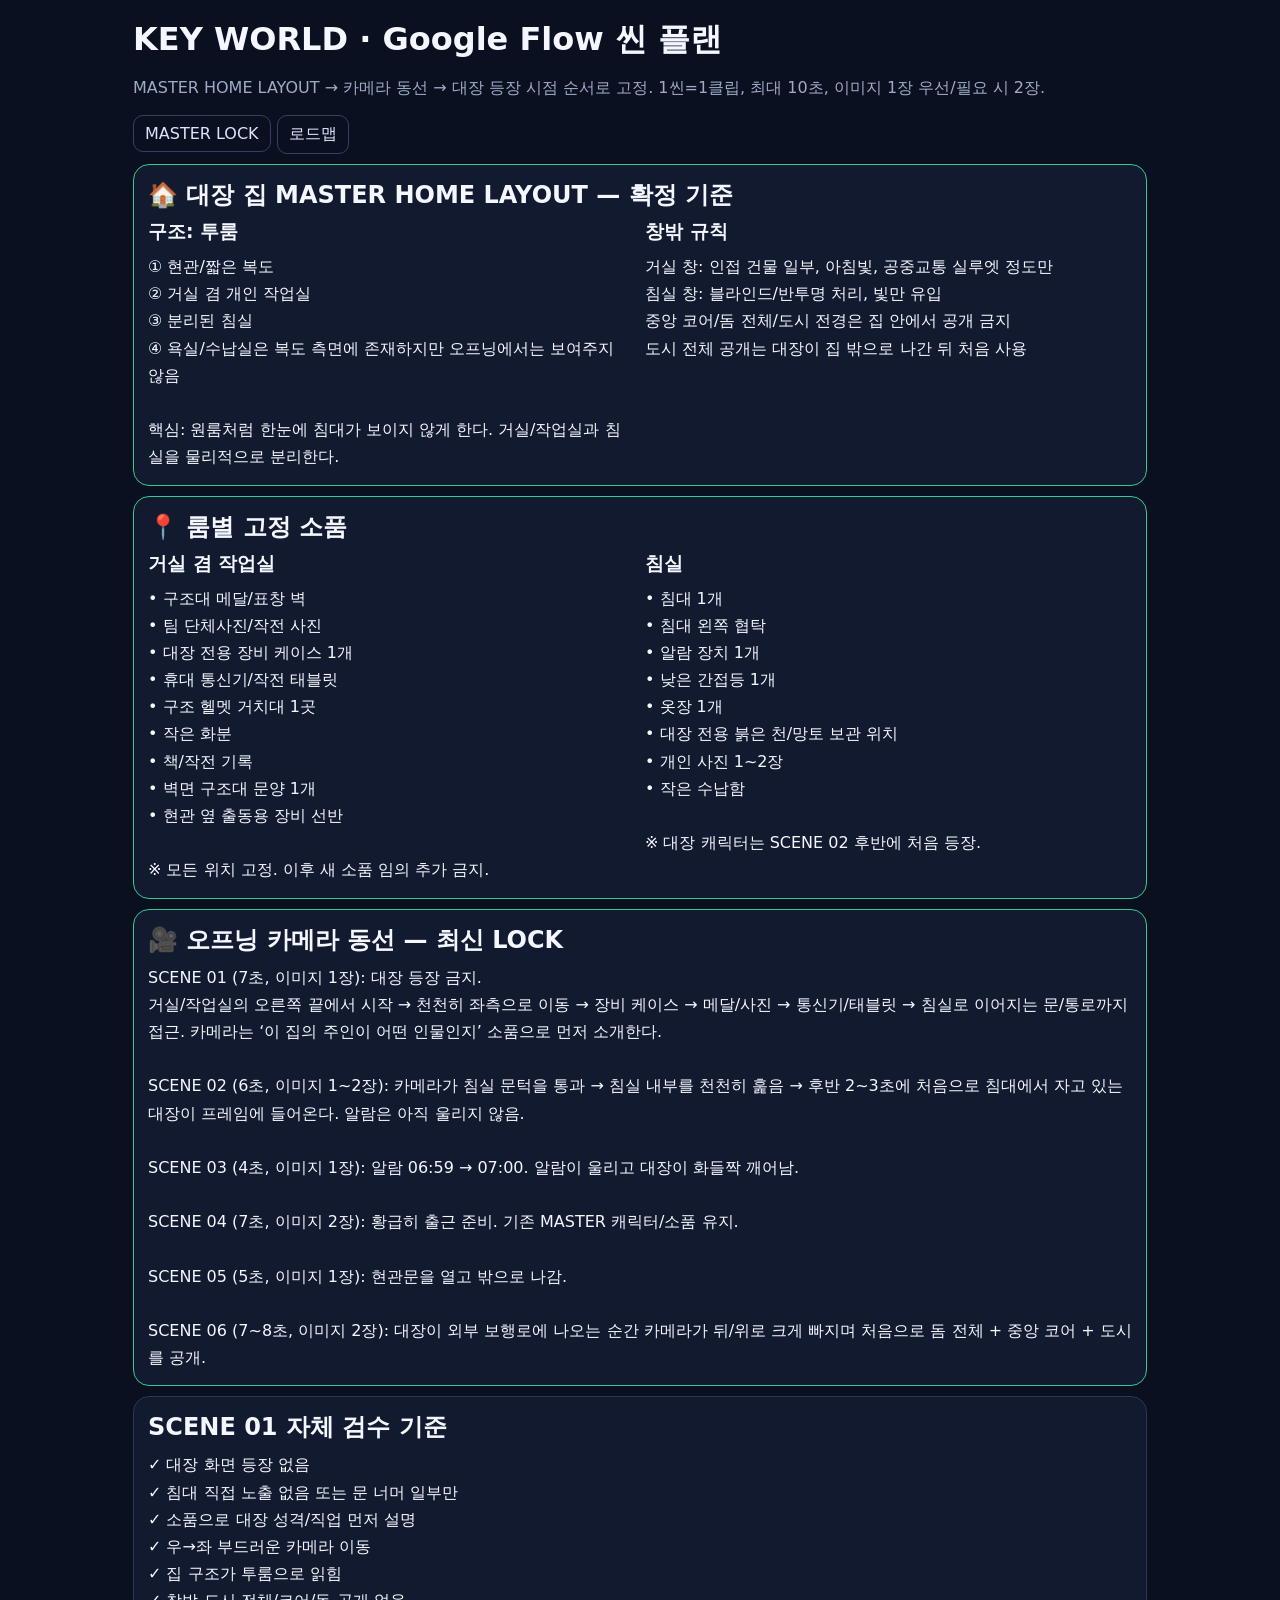
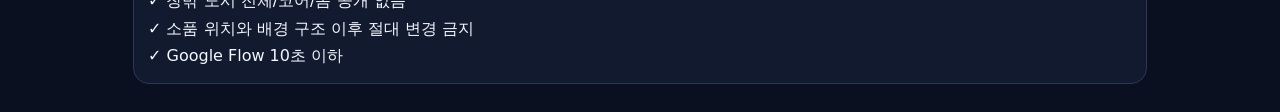
<file: studio/keyworld-scene-plan.html>
<!doctype html><html lang="ko"><head><meta charset="utf-8"><meta name="viewport" content="width=device-width,initial-scale=1"><title>KEY WORLD Flow 씬 플랜</title><style>:root{--bg:#0b1020;--panel:#121a2f;--line:#2b3757;--text:#f4f7ff;--muted:#9eabc6;--ok:#37c991;--warn:#ffcc66}*{box-sizing:border-box}body{margin:0;background:#0b1020;color:var(--text);font-family:system-ui,"Noto Sans KR",sans-serif}.wrap{max-width:1050px;margin:auto;padding:18px}.card{background:var(--panel);border:1px solid var(--line);border-radius:16px;padding:14px;margin:10px 0}h1,h2,h3{margin:0 0 8px}p{color:var(--muted)}.grid{display:grid;grid-template-columns:repeat(2,1fr);gap:10px}.lock{border-color:var(--ok)}.scene{display:grid;grid-template-columns:85px 90px 1fr;gap:10px}.tag{color:#ffe3a1;font-weight:800}.ok{color:var(--ok);font-size:12px}.route{white-space:pre-wrap;line-height:1.7}.btn{display:inline-block;padding:8px 11px;border:1px solid #334163;border-radius:10px;color:#dce5ff;text-decoration:none;margin-right:6px}@media(max-width:760px){.grid,.scene{grid-template-columns:1fr}}</style></head><body><div class="wrap"><h1>KEY WORLD · Google Flow 씬 플랜</h1><p>MASTER HOME LAYOUT → 카메라 동선 → 대장 등장 시점 순서로 고정. 1씬=1클립, 최대 10초, 이미지 1장 우선/필요 시 2장.</p><div><a class="btn" href="./master-lock.html">MASTER LOCK</a><a class="btn" href="./roadmap.html">로드맵</a></div><div class="card lock"><h2>🏠 대장 집 MASTER HOME LAYOUT — 확정 기준</h2><div class="grid"><div><h3>구조: 투룸</h3><div class="route">① 현관/짧은 복도
② 거실 겸 개인 작업실
③ 분리된 침실
④ 욕실/수납실은 복도 측면에 존재하지만 오프닝에서는 보여주지 않음

핵심: 원룸처럼 한눈에 침대가 보이지 않게 한다. 거실/작업실과 침실을 물리적으로 분리한다.</div></div><div><h3>창밖 규칙</h3><div class="route">거실 창: 인접 건물 일부, 아침빛, 공중교통 실루엣 정도만
침실 창: 블라인드/반투명 처리, 빛만 유입
중앙 코어/돔 전체/도시 전경은 집 안에서 공개 금지
도시 전체 공개는 대장이 집 밖으로 나간 뒤 처음 사용</div></div></div></div><div class="card lock"><h2>📍 룸별 고정 소품</h2><div class="grid"><div><h3>거실 겸 작업실</h3><div class="route">• 구조대 메달/표창 벽
• 팀 단체사진/작전 사진
• 대장 전용 장비 케이스 1개
• 휴대 통신기/작전 태블릿
• 구조 헬멧 거치대 1곳
• 작은 화분
• 책/작전 기록
• 벽면 구조대 문양 1개
• 현관 옆 출동용 장비 선반

※ 모든 위치 고정. 이후 새 소품 임의 추가 금지.</div></div><div><h3>침실</h3><div class="route">• 침대 1개
• 침대 왼쪽 협탁
• 알람 장치 1개
• 낮은 간접등 1개
• 옷장 1개
• 대장 전용 붉은 천/망토 보관 위치
• 개인 사진 1~2장
• 작은 수납함

※ 대장 캐릭터는 SCENE 02 후반에 처음 등장.</div></div></div></div><div class="card lock"><h2>🎥 오프닝 카메라 동선 — 최신 LOCK</h2><div class="route">SCENE 01 (7초, 이미지 1장): 대장 등장 금지.
거실/작업실의 오른쪽 끝에서 시작 → 천천히 좌측으로 이동 → 장비 케이스 → 메달/사진 → 통신기/태블릿 → 침실로 이어지는 문/통로까지 접근. 카메라는 ‘이 집의 주인이 어떤 인물인지’ 소품으로 먼저 소개한다.

SCENE 02 (6초, 이미지 1~2장): 카메라가 침실 문턱을 통과 → 침실 내부를 천천히 훑음 → 후반 2~3초에 처음으로 침대에서 자고 있는 대장이 프레임에 들어온다. 알람은 아직 울리지 않음.

SCENE 03 (4초, 이미지 1장): 알람 06:59 → 07:00. 알람이 울리고 대장이 화들짝 깨어남.

SCENE 04 (7초, 이미지 2장): 황급히 출근 준비. 기존 MASTER 캐릭터/소품 유지.

SCENE 05 (5초, 이미지 1장): 현관문을 열고 밖으로 나감.

SCENE 06 (7~8초, 이미지 2장): 대장이 외부 보행로에 나오는 순간 카메라가 뒤/위로 크게 빠지며 처음으로 돔 전체 + 중앙 코어 + 도시를 공개.</div></div><div class="card"><h2>SCENE 01 자체 검수 기준</h2><div class="route">✓ 대장 화면 등장 없음
✓ 침대 직접 노출 없음 또는 문 너머 일부만
✓ 소품으로 대장 성격/직업 먼저 설명
✓ 우→좌 부드러운 카메라 이동
✓ 집 구조가 투룸으로 읽힘
✓ 창밖 도시 전체/코어/돔 공개 없음
✓ 소품 위치와 배경 구조 이후 절대 변경 금지
✓ Google Flow 10초 이하</div></div><script>const KEY='ai-video-studio-v01';let db=JSON.parse(localStorage.getItem(KEY)||'{"projects":[],"active":null}');let p=db.projects.find(x=>x.id===db.active)||db.projects[0];if(p){p.masterHome={type:'투룸',rooms:['현관/복도','거실 겸 작업실','분리 침실'],hidden:['욕실/수납실'],revealCaptain:'SCENE 02 후반',cityReveal:'SCENE 06 집 밖 이후',camera:'거실 오른쪽→좌측→침실 문→SCENE02 침실 진입',locked:true};p.openingRevision='SCENE01 거실/작업실 소품 탐색(대장X) → SCENE02 침실 진입 후 후반에 대장 최초 등장 → SCENE03 알람 → 출근준비 → 외출 → SCENE06 돔 전체 공개';p.updated=Date.now();localStorage.setItem(KEY,JSON.stringify(db));}</script></div></body></html>
</file>
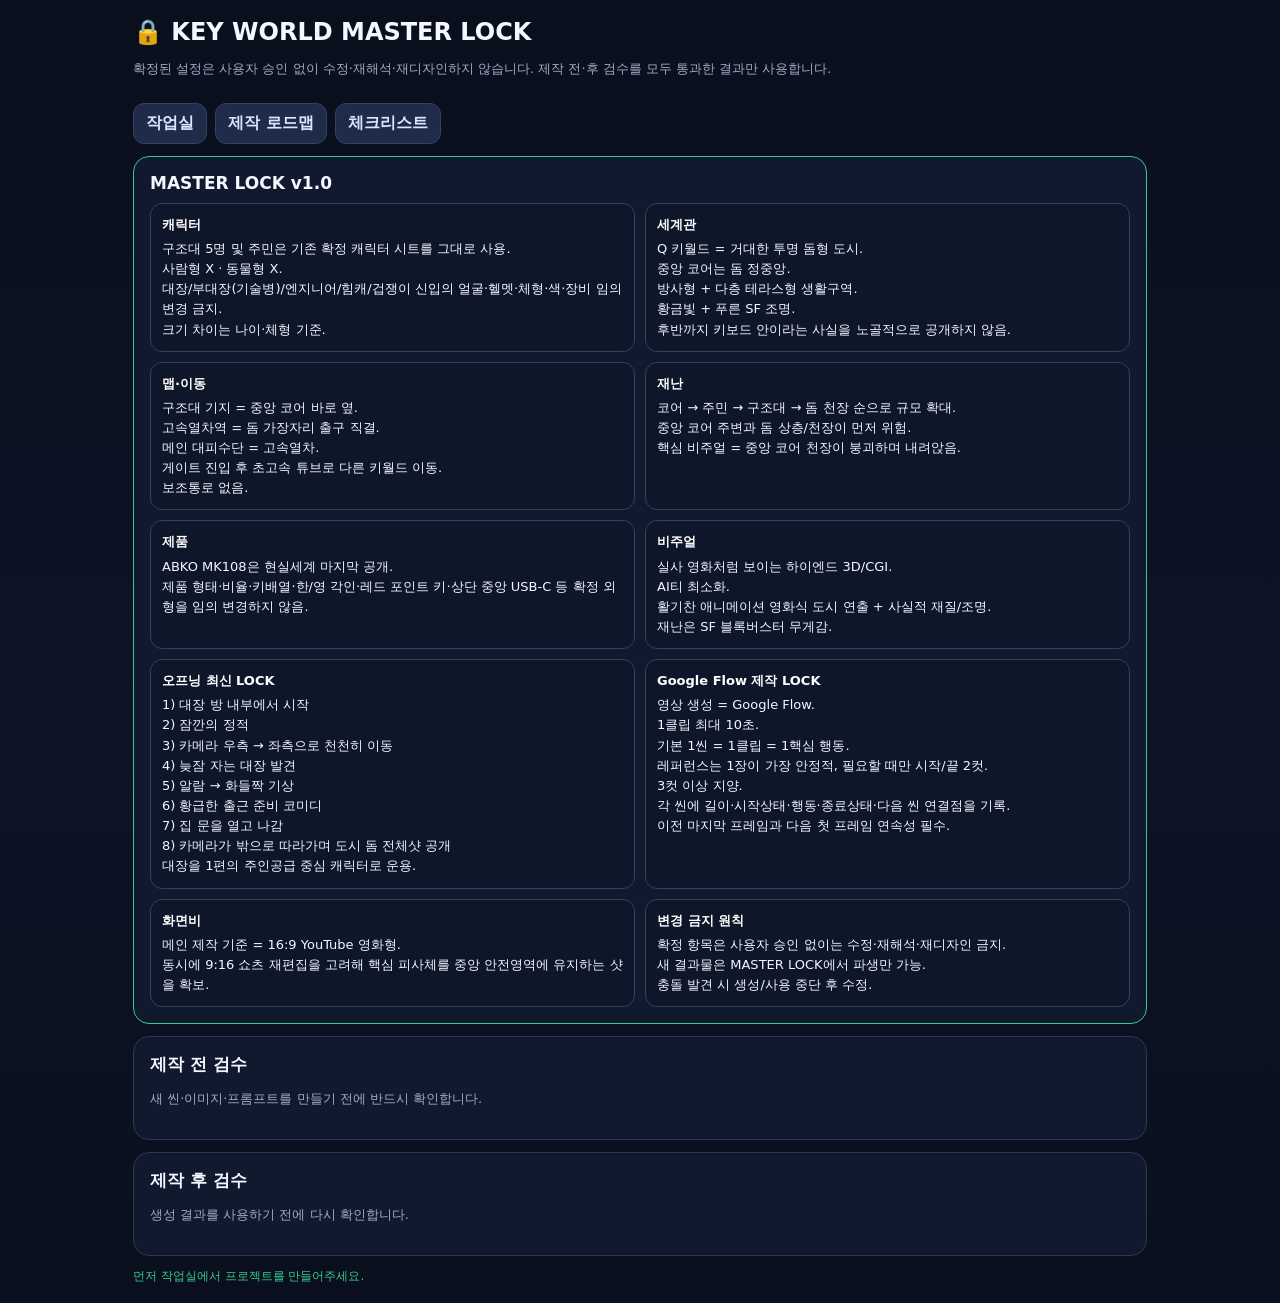
<file: studio/master-lock.html>
<!doctype html>
<html lang="ko"><head><meta charset="utf-8"><meta name="viewport" content="width=device-width,initial-scale=1"><title>KEY WORLD MASTER LOCK</title><style>:root{--bg:#0b1020;--panel:#121a2f;--line:#2b3757;--text:#f4f7ff;--muted:#9eabc6;--ok:#37c991;--warn:#ffcc66;--bad:#ff6b6b;--accent:#7c9cff}*{box-sizing:border-box}body{margin:0;background:linear-gradient(180deg,#0a0f1d,#0d1426 55%,#0a0f1d);color:var(--text);font-family:Inter,system-ui,-apple-system,BlinkMacSystemFont,"Segoe UI","Noto Sans KR",sans-serif}.wrap{max-width:1050px;margin:auto;padding:18px}.top{display:flex;justify-content:space-between;gap:10px;align-items:center;flex-wrap:wrap}.nav{display:flex;gap:8px;flex-wrap:wrap}.btn{display:inline-flex;padding:9px 12px;border-radius:11px;text-decoration:none;background:#202b49;color:#dce5ff;border:1px solid #334163;font-weight:800}.card{background:rgba(18,26,47,.96);border:1px solid var(--line);border-radius:16px;padding:16px;margin:12px 0}.lock{border-color:var(--ok)}h1{margin:0;font-size:24px}h2{font-size:17px;margin:0 0 10px}p{color:var(--muted);font-size:13px;line-height:1.6}.grid{display:grid;grid-template-columns:repeat(2,minmax(0,1fr));gap:10px}.item{background:#0e1629;border:1px solid #33415f;border-radius:12px;padding:11px;font-size:13px;line-height:1.55}.item b{display:block;margin-bottom:4px;color:#fff}.rule{white-space:pre-wrap}.qa{display:grid;gap:8px}.qaRow{display:grid;grid-template-columns:1fr auto;gap:8px;align-items:center;background:#0e1629;border:1px solid #33415f;border-radius:12px;padding:10px}.states{display:flex;gap:5px}.states button{border:1px solid #425173;border-radius:9px;background:#18233d;color:#dce5ff;padding:7px 9px;cursor:pointer}.states button.on.ok{background:#123225;border-color:var(--ok);color:#9ef0cc}.states button.on.warn{background:#392f13;border-color:var(--warn);color:#ffe3a1}.states button.on.bad{background:#3a171c;border-color:var(--bad);color:#ffb3b3}.status{font-size:12px;color:var(--ok)}@media(max-width:760px){.grid{grid-template-columns:1fr}.qaRow{grid-template-columns:1fr}.states{flex-wrap:wrap}}</style></head><body><div class="wrap"><div class="top"><div><h1>🔒 KEY WORLD MASTER LOCK</h1><p>확정된 설정은 사용자 승인 없이 수정·재해석·재디자인하지 않습니다. 제작 전·후 검수를 모두 통과한 결과만 사용합니다.</p></div><div class="nav"><a class="btn" href="./">작업실</a><a class="btn" href="./roadmap.html">제작 로드맵</a><a class="btn" href="./keyworld-checklist.html">체크리스트</a></div></div><section class="card lock"><h2>MASTER LOCK v1.0</h2><div class="grid"><div class="item"><b>캐릭터</b><div class="rule">구조대 5명 및 주민은 기존 확정 캐릭터 시트를 그대로 사용.
사람형 X · 동물형 X.
대장/부대장(기술병)/엔지니어/힘캐/겁쟁이 신입의 얼굴·헬멧·체형·색·장비 임의 변경 금지.
크기 차이는 나이·체형 기준.</div></div><div class="item"><b>세계관</b><div class="rule">Q 키월드 = 거대한 투명 돔형 도시.
중앙 코어는 돔 정중앙.
방사형 + 다층 테라스형 생활구역.
황금빛 + 푸른 SF 조명.
후반까지 키보드 안이라는 사실을 노골적으로 공개하지 않음.</div></div><div class="item"><b>맵·이동</b><div class="rule">구조대 기지 = 중앙 코어 바로 옆.
고속열차역 = 돔 가장자리 출구 직결.
메인 대피수단 = 고속열차.
게이트 진입 후 초고속 튜브로 다른 키월드 이동.
보조통로 없음.</div></div><div class="item"><b>재난</b><div class="rule">코어 → 주민 → 구조대 → 돔 천장 순으로 규모 확대.
중앙 코어 주변과 돔 상층/천장이 먼저 위험.
핵심 비주얼 = 중앙 코어 천장이 붕괴하며 내려앉음.</div></div><div class="item"><b>제품</b><div class="rule">ABKO MK108은 현실세계 마지막 공개.
제품 형태·비율·키배열·한/영 각인·레드 포인트 키·상단 중앙 USB-C 등 확정 외형을 임의 변경하지 않음.</div></div><div class="item"><b>비주얼</b><div class="rule">실사 영화처럼 보이는 하이엔드 3D/CGI.
AI티 최소화.
활기찬 애니메이션 영화식 도시 연출 + 사실적 재질/조명.
재난은 SF 블록버스터 무게감.</div></div><div class="item"><b>오프닝 최신 LOCK</b><div class="rule">1) 대장 방 내부에서 시작
2) 잠깐의 정적
3) 카메라 우측 → 좌측으로 천천히 이동
4) 늦잠 자는 대장 발견
5) 알람 → 화들짝 기상
6) 황급한 출근 준비 코미디
7) 집 문을 열고 나감
8) 카메라가 밖으로 따라가며 도시 돔 전체샷 공개
대장을 1편의 주인공급 중심 캐릭터로 운용.</div></div><div class="item"><b>Google Flow 제작 LOCK</b><div class="rule">영상 생성 = Google Flow.
1클립 최대 10초.
기본 1씬 = 1클립 = 1핵심 행동.
레퍼런스는 1장이 가장 안정적, 필요할 때만 시작/끝 2컷.
3컷 이상 지양.
각 씬에 길이·시작상태·행동·종료상태·다음 씬 연결점을 기록.
이전 마지막 프레임과 다음 첫 프레임 연속성 필수.</div></div><div class="item"><b>화면비</b><div class="rule">메인 제작 기준 = 16:9 YouTube 영화형.
동시에 9:16 쇼츠 재편집을 고려해 핵심 피사체를 중앙 안전영역에 유지하는 샷을 확보.</div></div><div class="item"><b>변경 금지 원칙</b><div class="rule">확정 항목은 사용자 승인 없이는 수정·재해석·재디자인 금지.
새 결과물은 MASTER LOCK에서 파생만 가능.
충돌 발견 시 생성/사용 중단 후 수정.</div></div></div></section><section class="card"><h2>제작 전 검수</h2><p>새 씬·이미지·프롬프트를 만들기 전에 반드시 확인합니다.</p><div class="qa" id="pre"></div></section><section class="card"><h2>제작 후 검수</h2><p>생성 결과를 사용하기 전에 다시 확인합니다.</p><div class="qa" id="post"></div></section><div class="status" id="saveState">✓ MASTER LOCK 저장 준비</div></div><script>const KEY='ai-video-studio-v01';const PRE=['기존 캐릭터 시트와 동일한가','사람형/동물형이 새로 섞이지 않았는가','돔·코어·맵 구조가 확정안과 일치하는가','스토리/동선 확정본과 충돌하지 않는가','Google Flow 10초 이하·1핵심행동 원칙을 지키는가','레퍼런스 1장 우선/필요 시 2컷 원칙을 지키는가','16:9 제작과 9:16 재편집 안전영역을 고려했는가','이전 씬 종료상태와 현재 씬 시작상태가 연결되는가'];const POST=['캐릭터 얼굴/헬멧/체형/색/장비가 바뀌지 않았는가','주민·캐릭터 비율과 나이/체형 규칙이 자연스러운가','도시·중앙코어·게이트·열차 디자인이 유지됐는가','손·접지·시선·동작이 물리적으로 자연스러운가','배경·소품·조명·카메라 방향의 연속성이 맞는가','제품이 등장하면 MK108 외형이 정확한가','AI 특유의 왜곡·중복·텍스트 오류가 없는가','다음 씬으로 이어질 마지막 프레임이 확보됐는가'];let db=JSON.parse(localStorage.getItem(KEY)||'{"projects":[],"active":null}');function project(){return db.projects.find(p=>p.id===db.active)||db.projects[0]||null}function seed(){const p=project();if(!p)return null;p.masterLock={version:1,updated:Date.now(),opening:['대장 방 내부','정적','우→좌 카메라 이동','알람 기상','출근 준비','문을 열고 외출','도시 돔 전체샷'],flow:{tool:'Google Flow',maxClipSeconds:10,preferredReferenceImages:1,maxPreferredReferenceImages:2,oneSceneOneClip:true},rules:{characterLocked:true,worldLocked:true,mapLocked:true,productLocked:true,preQARequired:true,postQARequired:true}};if(!p.continuityQA)p.continuityQA={pre:{},post:{}};localStorage.setItem(KEY,JSON.stringify(db));return p}function row(text,phase,i,p){const v=p.continuityQA[phase][i]||'';return `<div class="qaRow"><span>${text}</span><div class="states"><button data-p="${phase}" data-i="${i}" data-v="ok" class="${v==='ok'?'on ok':''}">✓ 일치</button><button data-p="${phase}" data-i="${i}" data-v="warn" class="${v==='warn'?'on warn':''}">⚠ 확인</button><button data-p="${phase}" data-i="${i}" data-v="bad" class="${v==='bad'?'on bad':''}">✕ 충돌</button></div></div>`}function render(){const p=seed();if(!p){document.getElementById('saveState').textContent='먼저 작업실에서 프로젝트를 만들어주세요.';return}document.getElementById('pre').innerHTML=PRE.map((x,i)=>row(x,'pre',i,p)).join('');document.getElementById('post').innerHTML=POST.map((x,i)=>row(x,'post',i,p)).join('');document.querySelectorAll('button[data-p]').forEach(b=>b.onclick=()=>{p.continuityQA[b.dataset.p][b.dataset.i]=b.dataset.v;p.updated=Date.now();localStorage.setItem(KEY,JSON.stringify(db));render()});document.getElementById('saveState').textContent='✓ MASTER LOCK v1.0 · 자동 저장됨'}render();</script></body></html>
</file>
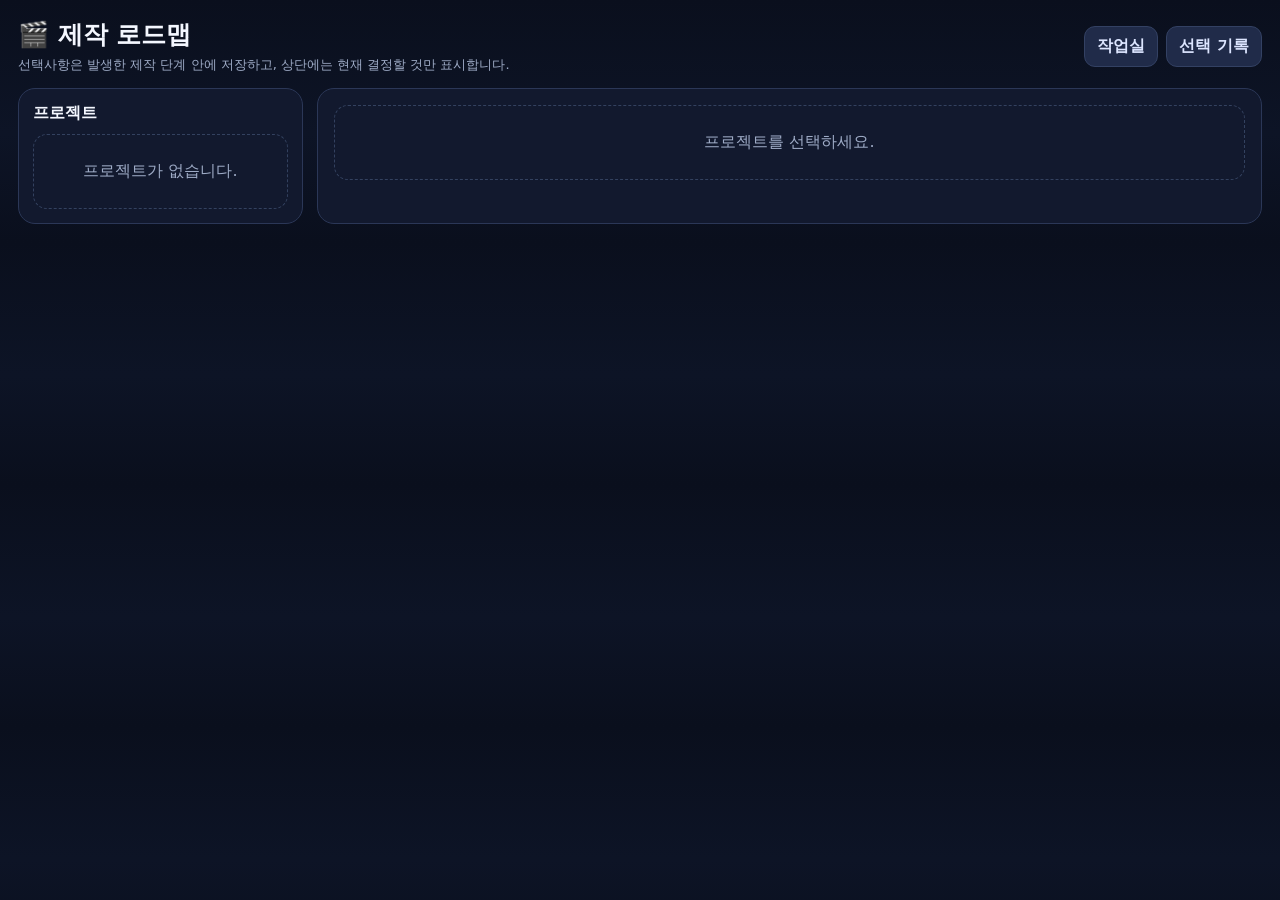
<file: studio/roadmap.html>
<!doctype html>
<html lang="ko">
<head>
<meta charset="utf-8" />
<meta name="viewport" content="width=device-width,initial-scale=1" />
<meta name="theme-color" content="#0f172a" />
<title>AI 영상 제작소 · 제작 로드맵</title>
<style>
:root{--panel:#121a2f;--panel2:#0f172a;--line:#2b3757;--text:#f4f7ff;--muted:#9eabc6;--accent:#7c9cff;--ok:#37c991;--warn:#ffcc66}
*{box-sizing:border-box}body{margin:0;background:linear-gradient(180deg,#0a0f1d,#0d1426 55%,#0a0f1d);color:var(--text);font-family:Inter,system-ui,-apple-system,BlinkMacSystemFont,"Segoe UI","Noto Sans KR",sans-serif}.wrap{max-width:1280px;margin:auto;padding:18px}.top{display:flex;gap:12px;align-items:center;justify-content:space-between;margin-bottom:14px}.brand h1{margin:0;font-size:25px}.brand p{margin:5px 0 0;color:var(--muted);font-size:13px}.nav,.roadActions{display:flex;gap:8px;flex-wrap:wrap}.btn{border:0;border-radius:11px;padding:9px 12px;background:#202b49;color:#dce5ff;border:1px solid #334163;font-weight:800;text-decoration:none;display:inline-flex;align-items:center;cursor:pointer}.grid{display:grid;grid-template-columns:285px 1fr;gap:14px}.card{background:rgba(18,26,47,.95);border:1px solid var(--line);border-radius:17px}.side{padding:14px}.side h2{font-size:16px;margin:0 0 10px}.project{padding:11px;border-radius:12px;background:#11192d;border:1px solid var(--line);margin:8px 0;cursor:pointer}.project.active{border-color:var(--accent);background:#182340}.project b{display:block;font-size:14px}.project span{display:block;color:var(--muted);font-size:11px;margin-top:4px}.main{padding:16px}.head{display:flex;justify-content:space-between;gap:12px;align-items:flex-start;padding-bottom:14px;border-bottom:1px solid var(--line)}.head h2{margin:0;font-size:20px}.head small{color:var(--muted)}.progressBox{min-width:220px}.progressText{font-size:12px;color:var(--muted);text-align:right;margin-bottom:6px}.bar{height:9px;background:#0b1222;border:1px solid #2c3856;border-radius:999px;overflow:hidden}.bar>i{display:block;height:100%;background:var(--ok);width:0}.section{padding:16px 0;border-bottom:1px solid var(--line)}.section h3{margin:0 0 6px;font-size:16px}.help{font-size:12px;color:var(--muted);margin:0 0 12px}.nextBox{padding:13px;border-radius:12px;background:#2a2413;border:1px solid #665522;color:#ffe3a1;font-size:13px;line-height:1.6}.roadmap{display:grid;gap:10px}.step{background:var(--panel2);border:1px solid #33415f;border-radius:14px;overflow:hidden}.step.done{border-color:var(--ok);background:#10231d}.step.now{border-color:var(--warn)}.stepHead{display:grid;grid-template-columns:30px 1fr auto 28px;gap:9px;align-items:center;padding:12px;cursor:pointer;user-select:none}.stepHead:hover{background:rgba(255,255,255,.025)}.stepNum{width:28px;height:28px;border-radius:50%;display:grid;place-items:center;background:#202b49;font-size:12px;font-weight:800}.step.done .stepNum{background:var(--ok);color:#06150f}.stepTitle{font-weight:800;font-size:14px}.stepState{font-size:12px;color:var(--muted);white-space:nowrap}.step.done .stepState{color:var(--ok)}.step.now .stepState{color:var(--warn)}.chev{font-size:18px;color:#aeb9d6;transition:transform .18s ease;text-align:center}.step.open .chev{transform:rotate(180deg)}.stepContent{display:none;padding:0 12px 12px}.step.open .stepContent{display:block}.note{white-space:pre-wrap;background:#0c1426;border:1px solid #33415f;border-radius:10px;padding:10px;font-size:12px;line-height:1.6;color:#dce5ff}.decisionBox{margin-top:10px;border-top:1px dashed #33415f;padding-top:9px}.decisionTitle{font-size:11px;color:#9eb0d4;margin-bottom:6px;font-weight:800}.pill{display:inline-block;border:1px solid #3a496c;border-radius:999px;padding:5px 8px;margin:3px;font-size:11px;color:#dce5ff;background:#151f36}.thought{font-size:12px;color:#c3cde5;line-height:1.5;margin-top:7px}.fixedRules{display:grid;grid-template-columns:repeat(3,1fr);gap:8px}.rule{padding:10px;background:#10192c;border:1px solid #33415f;border-radius:12px;font-size:12px;line-height:1.5}.rule b{display:block;margin-bottom:4px}.story{display:grid;gap:8px}.scene{display:grid;grid-template-columns:80px 1fr 120px;gap:8px}.field{width:100%;background:#0c1426;color:var(--text);border:1px solid #33415f;border-radius:10px;padding:10px}.empty{padding:26px 10px;text-align:center;color:var(--muted);border:1px dashed #33415f;border-radius:14px}.saveState{font-size:12px;color:var(--ok);margin-top:8px}.sectionTop{display:flex;justify-content:space-between;gap:12px;align-items:center;margin-bottom:8px}
@media(max-width:900px){.wrap{padding:10px}.grid{grid-template-columns:1fr}.fixedRules{grid-template-columns:1fr}.scene{grid-template-columns:70px 1fr}.scene .time{grid-column:2}.head{flex-direction:column}.progressBox{width:100%}.progressText{text-align:left}.stepHead{grid-template-columns:30px 1fr 24px}.stepState{grid-column:2}.chev{grid-column:3;grid-row:1/3}.sectionTop{align-items:flex-start;flex-direction:column}}
</style>
</head>
<body><div class="wrap">
<header class="top"><div class="brand"><h1>🎬 제작 로드맵</h1><p>선택사항은 발생한 제작 단계 안에 저장하고, 상단에는 현재 결정할 것만 표시합니다.</p></div><div class="nav"><a class="btn" href="./">작업실</a><a class="btn" href="./keyworld-checklist.html">선택 기록</a></div></header>
<div class="grid"><aside class="card side"><h2>프로젝트</h2><div id="projectList"></div></aside>
<main class="card main"><div id="empty" class="empty">프로젝트를 선택하세요.</div><div id="editor" hidden>
<div class="head"><div><h2 id="title"></h2><small id="updated"></small><div class="saveState">✓ 에이스가 확정 내용을 단계별로 기록</div></div><div class="progressBox"><div id="progressText" class="progressText"></div><div class="bar"><i id="progressBar"></i></div></div></div>
<section class="section"><h3>현재 결정 필요</h3><div id="nextBox" class="nextBox"></div></section>
<section class="section"><div class="sectionTop"><div><h3>전체 제작 진행표</h3><p class="help">완료 단계는 기본 닫힘, 현재 단계는 기본 펼침입니다. 제목을 누르면 개별로 열고 닫을 수 있습니다.</p></div><div class="roadActions"><button class="btn" id="openAllBtn">전체 펼치기</button><button class="btn" id="closeAllBtn">전체 닫기</button></div></div><div id="roadmap" class="roadmap"></div></section>
<section class="section"><h3>MASTER 고정 룰</h3><div class="fixedRules"><div class="rule"><b>세계관</b>Q 키 하나 안의 거대한 돔형 KEY WORLD. 후반까지 키보드 안이라는 사실을 숨김.</div><div class="rule"><b>캐릭터</b>사람 X · 동물형 X. 비인간 키캡 종족. 성인·청소년·아이 크기 차이는 자연스럽게.</div><div class="rule"><b>톤/광고</b>일상 코미디 → SF 재난 블록버스터. ABKO MK108은 마지막 현실세계 전환에서 공개.</div></div></section>
<section class="section"><h3>스토리보드</h3><p class="help">5분 스토리 확정 후 씬/샷별 결과가 여기에 표시됩니다.</p><div id="story" class="story"></div></section>
</div></main></div></div>
<script>
const KEY='ai-video-studio-v01';
const STEPS=[['idea','아이디어 · 목표 확정'],['concept','기획 체크 · 핵심 룰'],['world','세계관 · 도시 · 배경 디자인'],['character','주인공 · 주민 캐릭터 시트'],['prop','제품 · 소품 · 피난 이동수단'],['map','맵 · 동선 · 연속성 설계'],['story','5분 스토리 구조'],['storyboard','스토리보드 CUT'],['reference','FINAL 레퍼런스 이미지'],['prompt','샷별 영상 프롬프트'],['video','영상 생성 · 재생성'],['audio','음향 · 대사 · 음악'],['edit','편집 · 색보정 · 자막'],['qa','최종 QA'],['export','완료 · 업로드 · 파생 숏츠']];
const CONFIRMED={
idea:`• KEY WORLD EP.1 / 약 5분 YouTube 광고 드라마\n• 첫 무대 Q 키월드\n• 키 하나마다 독립된 거대한 세계가 존재\n• 인간의 타이핑은 주민에게 반복되는 일상 재난\n• 반응이 좋으면 2편 제작`,
concept:`• 초반 평화로운 일상과 코미디 → 후반 SF 재난 블록버스터\n• 시청자는 후반까지 키보드 안이라는 사실을 모르게 함\n• 실제 재난 원인은 사람이 키보드를 타이핑하는 것\n• 구조대가 주민을 구하고 피난\n• 안전지역 도착 뒤 모찌의 오입력으로 2차 재난\n• 마지막 현실세계에서 모찌와 ABKO MK108 공개`,
world:`• 거대한 투명 돔 형태의 KEY WORLD\n• 황금빛 + 푸른 우주/SF 조명\n• 중앙 타워 = 키보드 입력 핵심 코어\n• 폭포, 다층 도시, 교량, 공중 교통\n• 세계 내부에서는 키보드 구조를 노골적으로 노출하지 않음`,
character:`• 구조대 5명: 대장 / 부대장(기술병) / 엔지니어 / 힘캐(사고뭉치) / 겁쟁이 신입\n• 사람 X · 동물형 X. 비인간/미지 종족 키캡 스타일\n• 주민: 성인 / 청소년 / 아이 / 노년 / 직업군 / 가족\n• 크기는 주인공 여부가 아니라 나이·체형 기준\n• 장난감 같은 과도한 초소형 미니어처 느낌 금지`,
prop:`• 메인 피난 수단 = 키월드 사이 고속열차\n• 대규모 주민을 단시간에 이동\n• 시스템이 현재 게임에서 잘 안 쓰는 키를 안전지역으로 계산하고 구조대장이 최종 결정\n• 파이프라인은 보조 아이디어\n• ABKO MK108은 현실세계에서 마지막 공개`
};
const STAGE_GROUPS={concept:['tone','cause','human','ending','ad','style','series'],world:['world','tower','zones','worldCompare','firstStage'],character:['citizen','hero','rescueSize','rescueTeam'],prop:['transport','safeZone'],map:[],story:[],storyboard:[]};
const LABELS={tone:'전체 분위기',cause:'비상사태 원인',human:'인간 세계 공개',ending:'엔딩',ad:'광고 느낌',style:'영상 스타일',series:'시리즈화',world:'키월드 디자인',tower:'중앙 타워 역할',zones:'키보드 구역',citizen:'주민 디자인',hero:'주인공',rescueSize:'구조대 인원',worldCompare:'키월드 디자인 비교',firstStage:'첫 편 주 무대',rescueTeam:'구조대 성격',transport:'탈출 수단',safeZone:'안전지역 결정'};
let db=JSON.parse(localStorage.getItem(KEY)||'{"projects":[],"active":null}');
const $=s=>document.querySelector(s);const esc=s=>(s??'').toString().replace(/[&<>"']/g,m=>({'&':'&amp;','<':'&lt;','>':'&gt;','"':'&quot;',"'":'&#39;'}[m]));
function current(){return db.projects.find(p=>p.id===db.active)||db.projects[0]||null}
function isKW(p){return p&&(/KEY\s*WORLD|키월드/i.test((p.name||'')+' '+(p.idea||''))||db.projects.length===1)}
function seed(p){if(!p)return null;if(!p.roadmap)p.roadmap={};STEPS.forEach(([id])=>{if(!p.roadmap[id])p.roadmap[id]={done:false,note:''}});if(isKW(p)&&p.roadmapSeedVersion!==3){Object.entries(CONFIRMED).forEach(([id,note])=>{p.roadmap[id].done=true;p.roadmap[id].note=note});['map','story','storyboard','reference','prompt','video','audio','edit','qa','export'].forEach(id=>p.roadmap[id].done=false);p.roadmapSeedVersion=3;p.updated=Date.now();localStorage.setItem(KEY,JSON.stringify(db))}if(!p.story)p.story=[];if(!p.checklist)p.checklist={};if(!p.roadmapOpen)p.roadmapOpen={};return p}
function getDecision(p,key){if(p.checklist&&p.checklist[key])return p.checklist[key];if(p.keyworldExtra&&p.keyworldExtra[key])return p.keyworldExtra[key];return null}
function stageDecisions(p,id){const keys=STAGE_GROUPS[id]||[];return keys.map(k=>[k,getDecision(p,k)]).filter(([,d])=>d&&((Array.isArray(d.selected)&&d.selected.length)||d.thought))}
function save(){localStorage.setItem(KEY,JSON.stringify(db))}
function renderList(){const box=$('#projectList');if(!db.projects.length){box.innerHTML='<div class="empty">프로젝트가 없습니다.</div>';return}box.innerHTML=db.projects.map(p=>`<div class="project ${p.id===db.active?'active':''}" data-id="${p.id}"><b>${esc(p.name||'제목 없음')}</b><span>${esc(p.status||'기획')}</span></div>`).join('');box.querySelectorAll('.project').forEach(el=>el.onclick=()=>{db.active=el.dataset.id;save();render()})}
function nextStep(p){return STEPS.find(([id])=>!p.roadmap[id].done)}
function isOpen(p,id,next){if(Object.prototype.hasOwnProperty.call(p.roadmapOpen,id))return !!p.roadmapOpen[id];return id===next}
function renderRoadmap(p){const next=nextStep(p)?.[0];$('#roadmap').innerHTML=STEPS.map(([id,title],i)=>{const d=p.roadmap[id],state=d.done?'done':id===next?'now':'',dec=stageDecisions(p,id),open=isOpen(p,id,next);const decisionHtml=dec.length?`<div class="decisionBox"><div class="decisionTitle">이 단계에서 확정한 체크/선택</div>${dec.map(([k,v])=>`<div><b style="font-size:12px">${esc(LABELS[k]||k)}</b><div>${(v.selected||[]).map(x=>`<span class="pill">${esc(x)}</span>`).join('')}</div>${v.thought?`<div class="thought">${esc(v.thought)}</div>`:''}</div>`).join('')}</div>`:'';const content=(d.note?`<div class="note">${esc(d.note)}</div>`:'')+decisionHtml;return `<div class="step ${state} ${open?'open':''}" data-step="${id}"><div class="stepHead" data-toggle="${id}"><div class="stepNum">${i+1}</div><div class="stepTitle">${esc(title)}</div><div class="stepState">${d.done?'✓ 확정 완료':id===next?'● 현재 단계':'대기'}</div><div class="chev">⌄</div></div><div class="stepContent">${content||'<div class="thought">아직 확정 내용 없음</div>'}</div></div>`}).join('');$('#roadmap').querySelectorAll('[data-toggle]').forEach(el=>el.onclick=()=>{const id=el.dataset.toggle;p.roadmapOpen[id]=!el.closest('.step').classList.contains('open');save();renderRoadmap(p)});const done=STEPS.filter(([id])=>p.roadmap[id].done).length,pct=Math.round(done/STEPS.length*100);$('#progressText').textContent=`${done}/${STEPS.length} 단계 확정 · ${pct}%`;$('#progressBar').style.width=pct+'%';const n=nextStep(p);$('#nextBox').innerHTML=n?`<b>${esc(n[1])}</b><br>이 단계에서 새 선택지가 생기면 이 카드 안에 체크리스트가 붙습니다. 지금 필요한 결정만 여기에 표시합니다.`:'모든 단계 완료'}
function setAll(open){const p=seed(current());if(!p)return;STEPS.forEach(([id])=>p.roadmapOpen[id]=open);save();renderRoadmap(p)}
function renderStory(p){$('#story').innerHTML=p.story&&p.story.some(s=>s.desc)?p.story.map(s=>`<div class="scene"><input class="field" value="${esc(s.title||'')}" readonly><input class="field" value="${esc(s.desc||'')}" readonly><input class="field time" value="${esc(s.time||'')}" readonly></div>`).join(''):'<div class="empty">아직 5분 전체 스토리가 확정되지 않았습니다.</div>'}
function render(){const p=seed(current());$('#empty').hidden=!!p;$('#editor').hidden=!p;if(!p)return;if(!db.active)db.active=p.id;save();$('#title').textContent=p.name||'KEY WORLD';$('#updated').textContent='최근 기록 '+new Date(p.updated||Date.now()).toLocaleString('ko-KR');renderRoadmap(p);renderStory(p)}
$('#openAllBtn').onclick=()=>setAll(true);$('#closeAllBtn').onclick=()=>setAll(false);renderList();render();
</script></body></html>
</file>
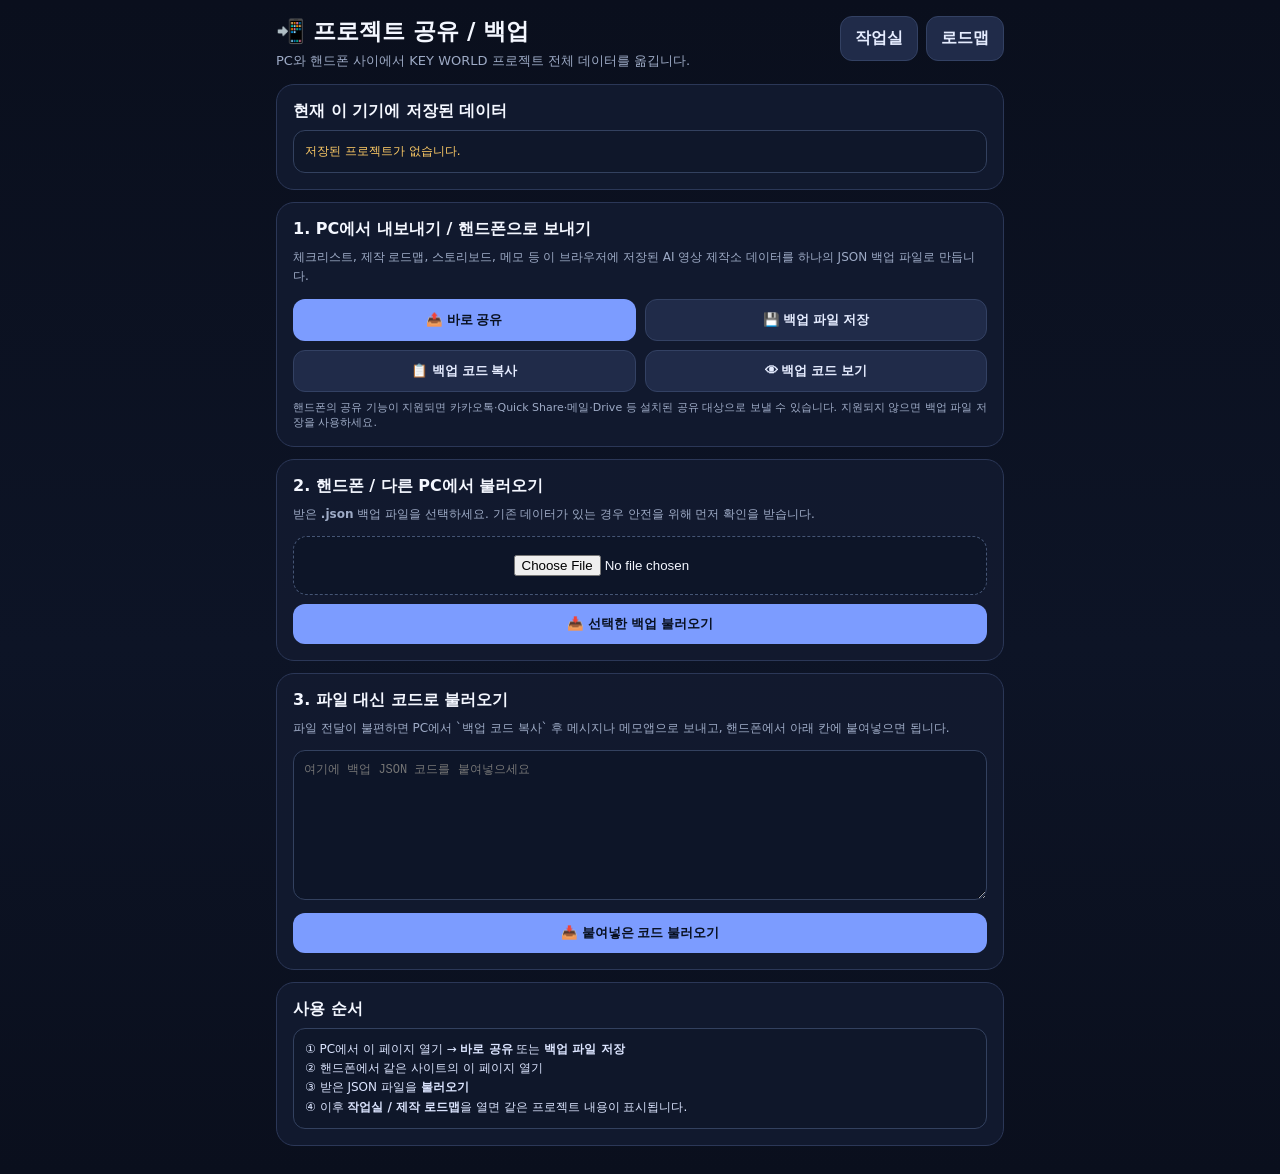
<file: studio/share.html>
<!doctype html>
<html lang="ko">
<head>
<meta charset="utf-8" />
<meta name="viewport" content="width=device-width,initial-scale=1,viewport-fit=cover" />
<meta name="theme-color" content="#0f172a" />
<title>AI 영상 제작소 · 프로젝트 공유/백업</title>
<style>
:root{--bg:#0b1020;--panel:#121a2f;--line:#2b3757;--text:#f4f7ff;--muted:#9eabc6;--accent:#7c9cff;--ok:#37c991;--warn:#ffcc66;--danger:#ff6b7a}
*{box-sizing:border-box}body{margin:0;background:linear-gradient(180deg,#0a0f1d,#0d1426 55%,#0a0f1d);color:var(--text);font-family:Inter,system-ui,-apple-system,BlinkMacSystemFont,"Segoe UI","Noto Sans KR",sans-serif}.wrap{max-width:760px;margin:auto;padding:16px}.top{display:flex;gap:10px;justify-content:space-between;align-items:flex-start;margin-bottom:14px}.top h1{font-size:23px;margin:0}.top p{margin:5px 0 0;color:var(--muted);font-size:13px}.btn{border:0;border-radius:12px;padding:11px 14px;background:var(--accent);color:#081020;font-weight:800;cursor:pointer;text-decoration:none;display:inline-flex;align-items:center;justify-content:center}.btn.ghost{background:#202b49;color:#e5ecff;border:1px solid #334163}.btn.warn{background:#3b3116;color:#ffe7a3;border:1px solid #695826}.btn.danger{background:#3a1e29;color:#ffd0d7;border:1px solid #633143}.card{background:rgba(18,26,47,.96);border:1px solid var(--line);border-radius:18px;padding:16px;margin-bottom:12px}.card h2{font-size:16px;margin:0 0 8px}.help{color:var(--muted);font-size:12px;line-height:1.6;margin:0 0 12px}.actions{display:grid;grid-template-columns:1fr 1fr;gap:9px}.status{padding:11px;border-radius:12px;background:#0f172a;border:1px solid #33415f;font-size:12px;line-height:1.6;color:#dce5ff}.ok{color:var(--ok)}.warnText{color:var(--warn)}.project{padding:10px 0;border-bottom:1px solid #26324e}.project:last-child{border-bottom:0}.project b{display:block;font-size:14px}.project span{display:block;color:var(--muted);font-size:11px;margin-top:4px}.drop{border:1px dashed #455575;border-radius:14px;padding:18px;text-align:center;background:#0d1528}.drop input{max-width:100%}.code{width:100%;min-height:150px;background:#0d1528;color:#e8efff;border:1px solid #33415f;border-radius:12px;padding:10px;resize:vertical;font:12px/1.5 ui-monospace,SFMono-Regular,Menlo,monospace}.small{font-size:11px;color:var(--muted);margin-top:8px}.nav{display:flex;gap:8px;flex-wrap:wrap}.hidden{display:none!important}
@media(max-width:620px){.wrap{padding:10px}.actions{grid-template-columns:1fr}.top{flex-direction:column}.nav{width:100%}.nav .btn{flex:1}.top h1{font-size:21px}}
</style>
</head>
<body><div class="wrap">
<header class="top"><div><h1>📲 프로젝트 공유 / 백업</h1><p>PC와 핸드폰 사이에서 KEY WORLD 프로젝트 전체 데이터를 옮깁니다.</p></div><div class="nav"><a class="btn ghost" href="./">작업실</a><a class="btn ghost" href="./roadmap.html">로드맵</a></div></header>

<section class="card"><h2>현재 이 기기에 저장된 데이터</h2><div id="currentStatus" class="status"></div><div id="projectList"></div></section>

<section class="card"><h2>1. PC에서 내보내기 / 핸드폰으로 보내기</h2><p class="help">체크리스트, 제작 로드맵, 스토리보드, 메모 등 이 브라우저에 저장된 AI 영상 제작소 데이터를 하나의 JSON 백업 파일로 만듭니다.</p><div class="actions"><button id="shareBtn" class="btn">📤 바로 공유</button><button id="downloadBtn" class="btn ghost">💾 백업 파일 저장</button><button id="copyBtn" class="btn ghost">📋 백업 코드 복사</button><button id="showBtn" class="btn ghost">👁 백업 코드 보기</button></div><textarea id="backupCode" class="code hidden" readonly></textarea><div class="small">핸드폰의 공유 기능이 지원되면 카카오톡·Quick Share·메일·Drive 등 설치된 공유 대상으로 보낼 수 있습니다. 지원되지 않으면 백업 파일 저장을 사용하세요.</div></section>

<section class="card"><h2>2. 핸드폰 / 다른 PC에서 불러오기</h2><p class="help">받은 <b>.json</b> 백업 파일을 선택하세요. 기존 데이터가 있는 경우 안전을 위해 먼저 확인을 받습니다.</p><div class="drop"><input id="fileInput" type="file" accept="application/json,.json" /></div><div style="height:9px"></div><button id="importFileBtn" class="btn" style="width:100%">📥 선택한 백업 불러오기</button></section>

<section class="card"><h2>3. 파일 대신 코드로 불러오기</h2><p class="help">파일 전달이 불편하면 PC에서 `백업 코드 복사` 후 메시지나 메모앱으로 보내고, 핸드폰에서 아래 칸에 붙여넣으면 됩니다.</p><textarea id="pasteCode" class="code" placeholder="여기에 백업 JSON 코드를 붙여넣으세요"></textarea><button id="importCodeBtn" class="btn" style="width:100%;margin-top:9px">📥 붙여넣은 코드 불러오기</button></section>

<section class="card"><h2>사용 순서</h2><div class="status">① PC에서 이 페이지 열기 → <b>바로 공유</b> 또는 <b>백업 파일 저장</b><br>② 핸드폰에서 같은 사이트의 이 페이지 열기<br>③ 받은 JSON 파일을 <b>불러오기</b><br>④ 이후 <b>작업실 / 제작 로드맵</b>을 열면 같은 프로젝트 내용이 표시됩니다.</div></section>
</div>
<script>
const KEY='ai-video-studio-v01';
const $=s=>document.querySelector(s);
function readDb(){try{return JSON.parse(localStorage.getItem(KEY)||'{"projects":[],"active":null}')}catch{return {projects:[],active:null}}}
function validDb(v){return v&&typeof v==='object'&&Array.isArray(v.projects)&&('active' in v)}
function safeName(s){return (s||'AI-Video-Studio').replace(/[\\/:*?"<>|]+/g,'_').slice(0,60)}
function makeBackup(){const data=readDb();return {format:'AI_VIDEO_STUDIO_BACKUP',version:1,exportedAt:new Date().toISOString(),data}}
function backupText(){return JSON.stringify(makeBackup(),null,2)}
function parseBackup(txt){const obj=JSON.parse(txt);if(obj&&obj.format==='AI_VIDEO_STUDIO_BACKUP'&&validDb(obj.data))return obj.data;if(validDb(obj))return obj;throw new Error('올바른 AI 영상 제작소 백업 형식이 아닙니다.')}
function render(){const db=readDb();const st=$('#currentStatus');if(!db.projects.length){st.innerHTML='<span class="warnText">저장된 프로젝트가 없습니다.</span>';$('#projectList').innerHTML='';return}st.innerHTML=`<span class="ok">✓ ${db.projects.length}개 프로젝트 저장됨</span><br>활성 프로젝트: ${escapeHtml(db.projects.find(p=>p.id===db.active)?.name||db.projects[0]?.name||'-')}`;$('#projectList').innerHTML=db.projects.map(p=>`<div class="project"><b>${escapeHtml(p.name||'제목 없음')}</b><span>${escapeHtml(p.status||'기획')} · ${p.updated?new Date(p.updated).toLocaleString('ko-KR'):'수정일 없음'}</span></div>`).join('')}
function escapeHtml(s){return String(s??'').replace(/[&<>"']/g,m=>({'&':'&amp;','<':'&lt;','>':'&gt;','"':'&quot;',"'":'&#39;'}[m]))}
function download(){const db=readDb();const active=db.projects.find(p=>p.id===db.active)||db.projects[0];const blob=new Blob([backupText()],{type:'application/json;charset=utf-8'});const a=document.createElement('a');a.href=URL.createObjectURL(blob);a.download=`${safeName(active?.name||'AI-Video-Studio')}-backup-${new Date().toISOString().slice(0,10)}.json`;document.body.appendChild(a);a.click();setTimeout(()=>{URL.revokeObjectURL(a.href);a.remove()},1000)}
async function share(){const db=readDb();const active=db.projects.find(p=>p.id===db.active)||db.projects[0];const file=new File([backupText()],`${safeName(active?.name||'AI-Video-Studio')}-backup.json`,{type:'application/json'});try{if(navigator.share&&(!navigator.canShare||navigator.canShare({files:[file]}))){await navigator.share({title:'AI 영상 제작소 프로젝트 백업',text:'KEY WORLD 프로젝트 백업 파일',files:[file]});return}download();alert('이 기기에서는 파일 직접 공유가 지원되지 않아 백업 파일로 저장했습니다.')}catch(e){if(e?.name!=='AbortError')alert('공유를 열지 못했습니다. 백업 파일 저장을 이용해주세요.')}
}
async function copy(){const t=backupText();$('#backupCode').value=t;try{await navigator.clipboard.writeText(t);alert('백업 코드가 복사되었습니다. 핸드폰으로 메시지/메모앱 등을 통해 보내세요.')}catch{$('#backupCode').classList.remove('hidden');$('#backupCode').select();alert('자동 복사가 안 되어 백업 코드를 표시했습니다. 직접 복사해주세요.')}}
function doImport(data){const existing=readDb();const msg=existing.projects.length?`현재 이 기기에 ${existing.projects.length}개 프로젝트가 있습니다.\n백업 데이터로 교체할까요?\n\n확인을 누르면 기존 로컬 데이터가 백업 데이터로 교체됩니다.`:'백업 데이터를 이 기기에 불러올까요?';if(!confirm(msg))return;localStorage.setItem(KEY,JSON.stringify(data));render();alert('불러오기 완료! 작업실이나 제작 로드맵을 열면 동일한 프로젝트가 표시됩니다.')}
$('#downloadBtn').onclick=download;$('#shareBtn').onclick=share;$('#copyBtn').onclick=copy;$('#showBtn').onclick=()=>{$('#backupCode').value=backupText();$('#backupCode').classList.toggle('hidden')};
$('#importFileBtn').onclick=async()=>{const f=$('#fileInput').files?.[0];if(!f){alert('먼저 JSON 백업 파일을 선택해주세요.');return}try{doImport(parseBackup(await f.text()))}catch(e){alert('불러오기 실패: '+e.message)}};
$('#importCodeBtn').onclick=()=>{const t=$('#pasteCode').value.trim();if(!t){alert('백업 코드를 붙여넣어주세요.');return}try{doImport(parseBackup(t))}catch(e){alert('불러오기 실패: '+e.message)}};
render();
</script></body></html>
</file>
<file: style.css>
*{box-sizing:border-box}body{margin:0;background:#f4f6f8;color:#111827;font-family:Arial,"Noto Sans KR",sans-serif}.app{display:grid;grid-template-columns:240px 1fr;min-height:100vh}.side{background:#0b1020;color:#fff;padding:34px 22px;position:sticky;top:0;height:100vh}.brand b{font-size:12px;letter-spacing:4px;color:#9aa6bd}.brand strong{display:block;font-size:25px;margin-top:8px}.brand small{display:block;font-size:9px;color:#6f7c96;margin-top:6px;letter-spacing:1px}.side nav{display:grid;gap:7px;margin-top:55px}.side nav button{border:0;background:transparent;color:#8290aa;text-align:left;padding:14px 15px;border-radius:13px;font-weight:700}.side nav .on{background:#192238;color:#fff}.sidefoot{position:absolute;bottom:30px;font-size:12px;color:#9ba6ba;line-height:1.8}.sidefoot i,.live i{display:inline-block;width:7px;height:7px;background:#ff5252;border-radius:50%;margin-right:7px}.main{padding:42px 46px 80px;max-width:1450px;width:100%;margin:auto}header{display:flex;justify-content:space-between;align-items:start}.kicker,.sectionHead span,.radar>span{font-size:11px;letter-spacing:2px;color:#718096;font-weight:800}h1{font-size:38px;letter-spacing:-1.5px;margin:8px 0 8px}header p{margin:0;color:#6f7785}.live{background:#fff;border:1px solid #e0e4e8;border-radius:99px;padding:10px 14px;font-size:11px;font-weight:800}.sample{margin:28px 0 16px;background:#fff7df;border:1px solid #f0dda1;color:#745c15;padding:12px 16px;border-radius:13px;font-size:13px}.heroStats{display:grid;grid-template-columns:repeat(4,1fr);gap:12px}.heroStats article{background:#fff;border:1px solid #e2e6eb;border-radius:18px;padding:18px}.heroStats small{color:#7a8494}.heroStats b{display:block;font-size:28px;margin:8px 0 5px}.heroStats em{font-style:normal;font-size:11px;color:#9aa1ac}.hot{font-size:17px!important;color:#e44d4d}.controls{display:flex;justify-content:space-between;align-items:center;margin:28px 0 22px;gap:18px}.period{background:#e8ebef;padding:5px;border-radius:13px;display:flex}.period button,.chips button{border:0;padding:10px 16px;border-radius:10px;background:transparent;font-weight:700;white-space:nowrap}.period .on,.chips .on{background:#111827;color:white}.chips{display:flex;gap:5px;overflow:auto}.chips button{background:white;border:1px solid #e0e4e8}.layout{display:grid;grid-template-columns:minmax(650px,1fr) 290px;gap:22px}.sectionHead{display:flex;align-items:end;justify-content:space-between;margin-bottom:13px}.sectionHead h2{margin:4px 0 0;font-size:25px}.sectionHead small{color:#8a93a1}.product{background:#fff;border:1px solid #e1e5ea;border-radius:19px;margin-bottom:10px;padding:15px 17px;display:grid;grid-template-columns:48px 64px minmax(0,1fr) 145px 105px;gap:13px;align-items:center;cursor:pointer}.product:hover{box-shadow:0 10px 28px #1420330d}.rank{width:42px;height:42px;display:grid;place-items:center;border-radius:13px;background:#eef1f4;font-weight:900}.rank.top{background:#111827;color:#fff}.thumb{width:58px;height:58px;border-radius:14px;background:linear-gradient(145deg,#e9edf2,#fafafa);display:grid;place-items:center;color:#9aa3af;font-size:10px}.name{font-size:17px;font-weight:850}.meta{font-size:12px;color:#7c8594;margin-top:5px}.status{display:flex;gap:5px;margin-top:8px;flex-wrap:wrap}.tag{font-size:10px;padding:4px 7px;border-radius:99px;background:#eef1f4;color:#596273}.tag.new{background:#e3f7ed;color:#078553}.mini{height:42px;display:flex;align-items:end;gap:3px}.mini i{width:9px;background:#cfd6df;border-radius:3px 3px 0 0}.trend{text-align:right;font-size:12px;font-weight:800}.trend b{display:block;font-size:15px;margin-top:5px}.up{color:#dc4c4c}.down{color:#2381b8}.radar{background:#0f172a;color:white;border-radius:22px;padding:24px;height:max-content;position:sticky;top:25px}.radar>span{color:#7e8ba4}.radar h3{font-size:21px;margin:7px 0}.radar p{font-size:12px;line-height:1.6;color:#9da8ba}.check{margin-top:22px;display:grid;gap:7px}.check>b{font-size:12px;margin-bottom:5px}.check div{background:#192238;padding:11px;border-radius:10px;font-size:12px;color:#d7dce6}.check i{float:right;font-style:normal;color:#65718a}.modal{position:fixed;inset:0;background:#020617aa;z-index:20;display:grid;place-items:center;padding:18px}.hidden{display:none}.sheet{background:#f8fafc;border-radius:24px;padding:28px;max-width:720px;width:100%;max-height:88vh;overflow:auto;position:relative}.close{position:absolute;right:18px;top:12px;border:0;background:none;font-size:30px}.badges{display:flex;gap:7px;flex-wrap:wrap}.badge{background:#e9edf2;padding:7px 9px;border-radius:8px;font-size:12px}.detailgrid{display:grid;grid-template-columns:1fr 1fr;gap:9px;margin-top:18px}.detailgrid div{padding:14px;background:#fff;border:1px solid #e4e7eb;border-radius:12px}.ideas{display:grid;gap:8px;margin-top:15px}.idea{padding:14px;background:#111827;color:white;border-radius:13px}footer{display:none}
@media(max-width:850px){.app{display:block}.side{display:none}.main{padding:25px 15px 105px}header{display:block}.live{display:inline-block;margin-top:14px}h1{font-size:30px}.sample{margin-top:20px}.heroStats{grid-template-columns:1fr 1fr}.heroStats article{padding:15px}.controls{display:block;margin:20px 0 18px}.period{width:100%;margin-bottom:12px}.period button{flex:1;padding:10px 5px}.chips{padding-bottom:3px}.layout{display:block}.radar{display:none}.product{grid-template-columns:42px 48px minmax(0,1fr) 65px;padding:13px 10px;gap:8px}.rank{width:38px;height:38px}.thumb{width:44px;height:44px}.name{font-size:15px;line-height:1.25}.meta{font-size:11px;white-space:nowrap;overflow:hidden;text-overflow:ellipsis}.status{gap:3px}.tag{font-size:9px;padding:3px 5px}.mini{display:none}.trend{font-size:10px}.trend b{font-size:12px}.sectionHead h2{font-size:22px}.sectionHead small{font-size:10px}footer{display:flex;position:fixed;bottom:0;left:0;right:0;background:#0b1020;z-index:10;justify-content:space-around;padding:9px 0 13px}footer button{border:0;background:none;color:#71809a;font-size:20px}footer .on{color:white}footer span{display:block;font-size:10px;margin-top:4px}.detailgrid{grid-template-columns:1fr}.sheet{padding:25px 18px}}

/* Detail readability only — preserves original ranking-card layout */
#productDetailModal{font-size:16px}
#productDetailModal #detailMeta,
#productDetailModal #detailPros,
#productDetailModal #detailCons{font-size:14px!important;line-height:1.75!important}
#productDetailModal button,
#productDetailModal a,
#productDetailModal span{font-size:13px!important}
@media(max-width:640px){
 #productDetailModal{font-size:16px}
 #productDetailModal #detailMeta,
 #productDetailModal #detailPros,
 #productDetailModal #detailCons{font-size:14px!important}
}

/* v8 — approved mockup visual system */
.layout{align-items:start!important}
.product-redesign{
 position:relative!important;display:grid!important;
 grid-template-columns:190px minmax(0,1fr) 175px!important;
 gap:22px!important;align-items:start!important;
 min-height:300px!important;padding:22px!important;margin:0 0 16px!important;
 background:#fff!important;border:1px solid #dbe2ea!important;border-radius:18px!important;
 box-shadow:0 1px 3px rgba(16,24,40,.03)!important;overflow:hidden!important;
}
.product-redesign .rank{
 position:absolute!important;left:18px!important;top:18px!important;z-index:3!important;
 width:44px!important;height:44px!important;display:flex!important;align-items:center!important;justify-content:center!important;
 background:#f1f4f7!important;border-radius:12px!important;color:#101828!important;font-size:18px!important;font-weight:900!important;
}
.product-redesign .name{
 grid-column:2!important;margin:2px 0 6px!important;max-width:none!important;
 font-size:22px!important;line-height:1.28!important;font-weight:900!important;color:#0b1328!important;letter-spacing:-.45px!important;
}
.product-redesign .verify-note{grid-column:2!important;margin:0 0 7px!important;color:#067647!important;font-size:13px!important;font-weight:850!important}
.product-redesign .meta,.product-redesign .sub{grid-column:2!important;font-size:14px!important;line-height:1.55!important;color:#667085!important}
.product-redesign .copy-cn{font-size:12px!important;min-height:30px!important;padding:5px 10px!important;border:1px solid #d8e5f7!important;border-radius:999px!important;background:#f3f8ff!important;color:#175cd3!important;font-weight:800!important}
.product-redesign .source-check{
 grid-column:1 / 3!important;margin:10px 0 0!important;padding:15px 0 0 0!important;border-top:1px solid #edf1f5!important;
 font-size:14px!important;line-height:1.75!important;color:#344054!important;max-width:none!important;
}
.product-redesign a{font-size:13px!important;font-weight:850!important}
.product-redesign::before{
 content:"상품";grid-column:1!important;grid-row:1 / span 6!important;
 display:flex!important;align-items:center!important;justify-content:center!important;
 height:180px!important;margin:44px 0 0!important;border-radius:14px!important;
 background:linear-gradient(145deg,#f4f6f8,#e9edf2)!important;color:#98a2b3!important;
 font-size:13px!important;font-weight:800!important;letter-spacing:.08em!important;
}
.product-redesign::after{
 content:"";position:absolute!important;right:0!important;top:0!important;width:175px!important;height:100%!important;
 background:linear-gradient(180deg,#f1fff6 0%,#fff 65%)!important;pointer-events:none!important;
}
.product-redesign > *{position:relative;z-index:2}
.product-redesign > :last-child{font-size:14px!important}
.rail{position:sticky!important;top:18px!important;border-radius:18px!important;padding:22px!important}
.rail h2,.rail h3{font-size:21px!important;line-height:1.3!important}
.rail p,.rail li,.rail div{font-size:13px!important;line-height:1.55!important}

@media(min-width:1100px){
 .layout{grid-template-columns:minmax(0,1fr) 280px!important;gap:20px!important}
}
@media(max-width:900px){
 .product-redesign{grid-template-columns:100px minmax(0,1fr)!important;gap:14px!important;min-height:0!important;padding:16px!important}
 .product-redesign::before{height:100px!important;margin-top:42px!important}
 .product-redesign::after{display:none!important}
 .product-redesign .name,.product-redesign .verify-note,.product-redesign .meta,.product-redesign .sub{grid-column:2!important}
 .product-redesign .source-check{grid-column:1 / 3!important}
 .product-redesign .name{font-size:19px!important}
}
@media(max-width:560px){
 .product-redesign{grid-template-columns:70px minmax(0,1fr)!important;padding:14px!important;border-radius:15px!important}
 .product-redesign::before{height:74px!important;font-size:9px!important}
 .product-redesign .rank{left:12px!important;top:12px!important;width:38px!important;height:38px!important;font-size:16px!important}
 .product-redesign .name{font-size:18px!important}
 .product-redesign .meta,.product-redesign .sub,.product-redesign .source-check{font-size:13px!important}
}

.menu-data-view{margin:18px 0 30px;background:#fff;border:1px solid #e1e7ef;border-radius:20px;padding:24px;box-shadow:0 8px 28px rgba(15,23,42,.04)}
.menu-view-head{padding-bottom:18px;border-bottom:1px solid #edf1f5;margin-bottom:18px}.menu-view-head span{font-size:10px;font-weight:900;letter-spacing:.14em;color:#5574a6}.menu-view-head h2{font-size:25px;margin:5px 0 4px;color:#0f172a}.menu-view-head p{font-size:12px;color:#718096;margin:0}
.menu-group{margin:18px 0 24px}.menu-group h3{font-size:15px;margin:0 0 9px;color:#111827}.menu-group h3 em{font-style:normal;font-size:10px;background:#eef4ff;color:#2563eb;padding:3px 7px;border-radius:999px;margin-left:5px}
.menu-product-row{width:100%;display:grid;grid-template-columns:minmax(220px,1fr) 150px 2fr;gap:14px;align-items:center;text-align:left;border:1px solid #e7ebf0;background:#fff;border-radius:12px;padding:13px 14px;margin:7px 0;cursor:pointer}.menu-product-row:hover{border-color:#bfd4ff;background:#f8fbff}.menu-product-row b{font-size:13px;color:#111827}.menu-product-row span{font-size:11px;font-weight:800;color:#2563eb}.menu-product-row small{font-size:10px;color:#778196}.menu-empty{padding:45px 20px;text-align:center;border:1px dashed #ccd5e1;border-radius:14px;color:#7b8494;font-size:13px;line-height:1.8}@media(max-width:800px){.menu-product-row{grid-template-columns:1fr}.menu-data-view{padding:16px}}

/* v12 approved mockup alignment */
:root{--ink:#0b1224;--nav:#0b1328;--line:#e3e9f1;--soft:#f5f7fa;--blue:#2563eb}
body{background:#f3f6f9;color:var(--ink)}
.app{max-width:1480px;margin:0 auto;display:grid;grid-template-columns:210px minmax(0,1fr);min-height:100vh;background:#f7f9fb}
.side{background:linear-gradient(180deg,#081126 0%,#0d1730 100%);padding:28px 18px;position:sticky;top:0;height:100vh;border-right:0}
.brand b{font-size:15px;letter-spacing:.12em;color:#8fb6ff}.brand strong{font-size:23px;color:#fff;letter-spacing:-.02em}.brand small{color:#6f85aa}
.side nav{margin-top:34px;display:grid;gap:7px}.side nav button{width:100%;border:0;background:transparent;color:#8fa2c5;padding:13px 14px;border-radius:12px;text-align:left;font-weight:800;font-size:13px;transition:.15s}.side nav button:hover,.side nav button.on{background:#172542;color:#fff;transform:none}
.main{padding:28px 30px 60px;min-width:0}header{background:#fff;border:1px solid var(--line);border-radius:22px;padding:24px 26px;box-shadow:0 8px 28px rgba(15,23,42,.04)}header h1{font-size:30px;letter-spacing:-.04em;margin:5px 0}header p{color:#748096}
.global-search>div:first-child{border-radius:14px!important;padding:13px 17px!important}.global-search input{font-size:13px!important}
.sample{border-radius:12px!important;background:#eef5ff!important;border-color:#d8e7ff!important;color:#4c6488!important}
.heroStats{gap:10px}.heroStats article{border-radius:16px!important;border:1px solid var(--line)!important;box-shadow:none!important;padding:16px!important}
.controls{background:#fff;border:1px solid var(--line);border-radius:18px;padding:13px 15px;margin:14px 0}.chips{gap:6px}.chips button,.period button{border-radius:999px!important}
.layout{grid-template-columns:minmax(0,1fr) 255px!important;gap:18px!important}.sectionHead{padding:8px 2px 12px}.sectionHead h2{font-size:22px!important}
.product.product-redesign{grid-template-columns:46px 170px minmax(0,1fr) 92px 145px!important;gap:18px!important;align-items:center!important;background:#fff!important;border:1px solid #dfe6ee!important;border-radius:18px!important;padding:18px!important;margin-bottom:12px!important;box-shadow:0 4px 18px rgba(15,23,42,.035)!important;min-height:220px!important}
.product.product-redesign:hover{border-color:#b9cff8!important;box-shadow:0 10px 28px rgba(37,99,235,.08)!important}
.product .rank{align-self:start;background:#f1f5f9;border-radius:11px;padding:10px 0;text-align:center;font-size:17px;font-weight:950}.product .rank.top{background:#eaf2ff;color:#2563eb}
.product .name{font-size:20px!important;line-height:1.15!important;letter-spacing:-.035em!important;color:#0f172a!important;font-weight:950!important}.product .meta{font-size:11px!important;color:#758195!important;margin-top:8px!important}.product .status{margin-top:10px!important}
.thumb.product-noimage{min-height:168px!important;width:100%!important;border-radius:15px!important;background:linear-gradient(145deg,#f1f4f8,#e7edf4)!important}
.trend{background:#f7f9fc!important;border-radius:13px!important;padding:12px 10px!important;text-align:center!important;font-size:10px!important}.trend b{display:block;font-size:11px!important;margin-top:5px!important}
.radar{border-radius:20px!important;position:sticky!important;top:20px!important;background:#0d172b!important;box-shadow:0 10px 30px rgba(15,23,42,.12)!important}
.mozz-fav-static{width:32px!important;height:32px!important;font-size:17px!important}
.menu-data-view{border-radius:20px!important}
@media(max-width:1050px){.app{grid-template-columns:170px minmax(0,1fr)}.product.product-redesign{grid-template-columns:42px 135px minmax(0,1fr)!important}.product .mini,.product .trend{display:none!important}.layout{grid-template-columns:1fr!important}.radar{position:relative!important;top:auto!important}}
@media(max-width:720px){.app{display:block}.side{position:relative;height:auto;padding:16px}.side nav{display:flex;overflow:auto;margin-top:16px}.side nav button{min-width:max-content}.main{padding:14px}.product.product-redesign{grid-template-columns:38px 88px minmax(0,1fr)!important;gap:10px!important;padding:12px!important;min-height:150px!important}.thumb.product-noimage{min-height:105px!important}.product .name{font-size:15px!important}}

/* v13 isolated sidebar views */
.menu-data-view{max-width:980px;margin:18px auto 40px!important;padding:26px!important;min-height:520px}
.menu-product-row.simple{grid-template-columns:minmax(0,1fr) auto!important;padding:15px 16px!important}
.menu-product-row.simple div{min-width:0}.menu-product-row.simple b{display:block;font-size:14px!important}.menu-product-row.simple small{display:block;margin-top:5px}.menu-product-row.simple span{background:#eef5ff;color:#2563eb;padding:5px 9px;border-radius:999px}
.favorites-simple-head{display:flex;align-items:end;justify-content:space-between;padding-bottom:16px;border-bottom:1px solid #e9eef4;margin-bottom:14px}.favorites-simple-head span{font-size:10px;font-weight:900;letter-spacing:.15em;color:#6b83aa}.favorites-simple-head h2{font-size:26px;margin:4px 0 0}.favorites-simple-head strong{font-size:12px;background:#eef5ff;color:#2563eb;padding:6px 10px;border-radius:999px}
.favorites-simple-list{display:grid;gap:9px}.favorite-simple-item{display:flex;align-items:center;gap:12px;border:1px solid #e5eaf0;border-radius:13px;padding:13px 14px;background:#fff}.favorite-simple-item>button{flex:1;text-align:left;border:0;background:transparent;cursor:pointer;padding:0}.favorite-simple-item b{display:block;font-size:14px;color:#111827}.favorite-simple-item small{display:block;font-size:10px;color:#8791a2;margin-top:5px}.favorite-simple-item>a{white-space:nowrap;text-decoration:none;background:#ef4b42;color:#fff;border-radius:9px;padding:9px 11px;font-size:10px;font-weight:900}
@media(max-width:720px){.favorite-simple-item{align-items:flex-start;flex-direction:column}.favorite-simple-item>a{width:100%;text-align:center}}

/* v14: menu pages must never leak home dashboard content */
body.menu-view-active .layout,
body.menu-view-active .sectionHead,
body.menu-view-active #ranking,
body.menu-view-active .radar,
body.menu-view-active .coupang-rank-panel,
body.menu-view-active .heroStats,
body.menu-view-active .controls,
body.menu-view-active .sample{display:none!important}
body.menu-view-active #menuDataView{display:block!important}

/* v16 hourly trend menu */
.time-trend-grid{display:grid;grid-template-columns:repeat(2,minmax(0,1fr));gap:10px;margin-top:18px}.time-trend-grid button{border:1px solid #e1e8f0;background:#fff;border-radius:14px;padding:18px;text-align:left;cursor:pointer}.time-trend-grid button:hover{border-color:#b8cdf7;background:#f8fbff}.time-trend-grid b{display:block;font-size:18px;color:#111827}.time-trend-grid span{display:block;margin-top:6px;font-size:11px;color:#7b8798}.time-note{margin-top:14px;padding:12px 14px;border-radius:12px;background:#f7f9fc;color:#7b8798;font-size:11px}.period{display:flex!important;gap:6px!important;flex-wrap:wrap!important}@media(max-width:720px){.time-trend-grid{grid-template-columns:1fr}}

/* v18 real exact-model product images */
.thumb.product-photo{display:flex!important;align-items:center!important;justify-content:center!important;background:#fff!important;border:1px solid #e7ecf2!important;overflow:hidden!important;padding:10px!important}
.thumb.product-photo img{display:block!important;width:100%!important;height:100%!important;max-height:165px!important;object-fit:contain!important}

/* v19 completion polish */
.brand strong{font-size:18px!important;line-height:1.25!important;margin-top:5px!important}
.time-trend-grid button.active{border-color:#2563eb!important;background:#eef5ff!important;box-shadow:0 0 0 2px rgba(37,99,235,.08)!important}
.time-trend-grid button.active b{color:#1d4ed8!important}
.thumb.product-noimage b{font-size:17px!important;letter-spacing:.06em!important;color:#60708a!important}
.thumb.product-noimage small{font-size:9px!important;color:#9aa6b5!important}

/* v20 data system completion */
.data-quality{margin:28px 0 40px;background:#fff;border:1px solid #e7edf5;border-radius:24px;padding:24px;box-shadow:0 10px 35px rgba(30,55,90,.06)}
.dq-head span{font-size:11px;font-weight:900;letter-spacing:.14em;color:#2563eb}.dq-head h2{margin:5px 0 5px;font-size:24px}.dq-head p,.dq-note{color:#718096;font-size:12px;line-height:1.6}
.dq-grid{display:grid;grid-template-columns:repeat(4,minmax(0,1fr));gap:12px;margin-top:18px}.dq-grid article{border:1px solid #edf1f6;border-radius:16px;padding:16px;display:flex;flex-direction:column;gap:5px}.dq-grid b{font-size:13px}.dq-grid small{color:#7b8797}.dq-grid strong{font-size:14px}.dq-grid em{font-style:normal;color:#2563eb;font-size:10px;font-weight:800}
@media(max-width:900px){.dq-grid{grid-template-columns:1fr 1fr}}@media(max-width:560px){.dq-grid{grid-template-columns:1fr}.data-quality{padding:18px}}

/* v21 universal favorite button */
.name .all-fav-btn{margin-left:8px;width:30px;height:30px;border-radius:50%;border:1px solid #cfe0ff;background:#f4f8ff;color:#2563eb;font-size:18px;line-height:26px;cursor:pointer;vertical-align:middle;display:inline-flex;align-items:center;justify-content:center;flex:0 0 auto}
.name .all-fav-btn:hover,.name .all-fav-btn.on{background:#2563eb;color:#fff;border-color:#2563eb}

/* v22 screenshot fixes: one favorite control, clean cards, no duplicate visual rails */
.product.product-redesign .name{display:flex!important;align-items:center!important;gap:8px!important;flex-wrap:wrap!important}
.product.product-redesign .name>button:not(.all-fav-btn){display:none!important}
.all-fav-btn{margin:0!important;width:30px!important;height:30px!important;border-radius:50%!important;border:1px solid #cfe0ff!important;background:#f5f9ff!important;color:#2563eb!important;font-size:19px!important;line-height:1!important;display:inline-flex!important;align-items:center!important;justify-content:center!important;cursor:pointer!important;flex:0 0 30px!important}
.all-fav-btn.on{background:#2563eb!important;color:#fff!important;border-color:#2563eb!important}
.fav-row{display:flex;align-items:flex-start;gap:8px;padding:10px 0;border-bottom:1px solid rgba(255,255,255,.08);font-size:12px}.fav-row span{color:#60a5fa}.fav-row b{font-weight:700;line-height:1.4}.fav-empty{padding:12px;border-radius:12px;background:rgba(255,255,255,.05);font-size:11px;color:#aab6ca}

/* v1 JSON trend comparison */
.trend-compare{display:grid;gap:6px;margin-top:12px}.trend-compare span{display:grid;grid-template-columns:28px 1fr auto;gap:8px;padding:9px 10px;background:#fff;border:1px solid #e8edf4;border-radius:10px;color:#334155}.trend-compare em{font-style:normal;font-weight:900;color:#2563eb}

/* v1.1 JSON product detail */
.v1-detail[hidden]{display:none!important}.v1-detail{position:fixed;inset:0;background:rgba(7,18,38,.58);z-index:9999;display:flex;align-items:center;justify-content:center;padding:18px}.v1-detail-card{position:relative;background:#fff;width:min(760px,100%);max-height:88vh;overflow:auto;border-radius:24px;padding:28px;box-shadow:0 28px 90px rgba(0,0,0,.28)}.v1-close{position:absolute;right:16px;top:14px;border:0;background:#eef3f9;width:34px;height:34px;border-radius:50%;font-size:22px;cursor:pointer}.v1-detail-card>div>span{font-size:10px;letter-spacing:.14em;font-weight:900;color:#2563eb}.v1-detail-card h2{margin:6px 42px 20px 0;font-size:27px}.v1-grid{display:grid;grid-template-columns:1fr 1fr;gap:9px}.v1-grid p{margin:0;padding:12px;background:#f7f9fc;border-radius:12px;font-size:12px}.v1-grid b{display:block;color:#7b8797;font-size:9px;margin-bottom:4px}.v1-links,.v1-scenes{display:flex;gap:8px;flex-wrap:wrap}.v1-links a,.v1-scenes b{padding:9px 11px;border-radius:10px;background:#eef5ff;color:#1d4ed8;font-size:11px;text-decoration:none}.v1-detail-card h3{margin:20px 0 8px;font-size:13px}@media(max-width:600px){.v1-detail-card{padding:20px}.v1-grid{grid-template-columns:1fr}.v1-detail-card h2{font-size:21px}}

/* favorites pagination v1.2 */
.fav-pagination{display:flex;gap:5px;flex-wrap:wrap;justify-content:center;margin-top:12px;padding-top:10px;border-top:1px solid rgba(148,163,184,.2)}.fav-pagination button{min-width:28px;height:28px;padding:0 7px;border:1px solid #cbd5e1;background:#fff;color:#475569;border-radius:8px;font-size:10px;font-weight:900;cursor:pointer}.fav-pagination button.active{background:#2563eb;border-color:#2563eb;color:#fff}.favBox .fav-pagination button{background:#1e293b;border-color:#475569;color:#cbd5e1}.favBox .fav-pagination button.active{background:#3b82f6;border-color:#3b82f6;color:#fff}

/* mobile favorite tap v1.3 */
.all-fav-btn{position:relative;z-index:20;pointer-events:auto!important;touch-action:manipulation;-webkit-tap-highlight-color:transparent;min-width:38px;min-height:38px}.product .name{position:relative}.product.product-redesign{overflow:visible}@media(max-width:700px){.all-fav-btn{min-width:44px;min-height:44px;font-size:22px}.side nav button,.fav-pagination button{touch-action:manipulation}}

/* favorite controller v1.4 */
.fav-v14{display:inline-flex!important;align-items:center;justify-content:center;flex:0 0 42px;width:42px;height:42px;margin-left:8px;padding:0;border:1px solid #bfdbfe;border-radius:12px;background:#eff6ff;color:#2563eb;font-size:22px;line-height:1;cursor:pointer;position:relative;z-index:100;pointer-events:auto!important;touch-action:manipulation;-webkit-tap-highlight-color:transparent}.fav-v14.on{background:#dbeafe;color:#1d4ed8}@media(max-width:700px){.fav-v14{flex-basis:48px;width:48px;height:48px;font-size:24px}}

/* sole favorites controller v2 */
.mozz-fav-v2{display:inline-flex!important;align-items:center;justify-content:center;width:46px;height:46px;flex:0 0 46px;margin-left:8px;border:1px solid #bfdbfe;border-radius:12px;background:#eff6ff;color:#2563eb;font-size:23px;line-height:1;position:relative;z-index:999;pointer-events:auto!important;touch-action:manipulation;-webkit-tap-highlight-color:transparent;cursor:pointer}.mozz-fav-v2.on{background:#dbeafe;color:#1d4ed8}@media(max-width:700px){.mozz-fav-v2{width:50px;height:50px;flex-basis:50px;font-size:25px}}

/* favorites v3 visible/touchable */
.fav-star-v3{display:inline-flex!important;visibility:visible!important;opacity:1!important;align-items:center;justify-content:center;width:48px;height:48px;min-width:48px;min-height:48px;margin-left:10px;padding:0;border:1px solid #bfdbfe;border-radius:13px;background:#eff6ff;color:#2563eb;font-size:25px;line-height:1;cursor:pointer;position:relative;z-index:2147483646!important;pointer-events:auto!important;touch-action:manipulation!important;-webkit-tap-highlight-color:rgba(37,99,235,.15);user-select:none}.fav-star-v3.on{background:#dbeafe;color:#1d4ed8}.fav-panel-title{font-size:11px;font-weight:900;color:#fff;margin:0 0 8px}.fav-panel-title strong{color:#93c5fd;margin-left:4px}.menu-fav-star{color:#2563eb;font-size:17px;margin-right:8px}.favorite-simple-item{display:flex;align-items:center}@media(max-width:700px){.product .name{overflow:visible!important;position:relative!important;padding-right:58px!important}.fav-star-v3{position:absolute!important;right:0!important;top:50%!important;transform:translateY(-50%)!important;width:50px;height:50px;min-width:50px;min-height:50px}}

/* favorites v4 */
.fav-action-v4,.fav-side-item,.fav-menu-item{pointer-events:auto!important;touch-action:manipulation!important;-webkit-tap-highlight-color:rgba(37,99,235,.18);cursor:pointer;position:relative;z-index:9999}.fav-action-v4{display:inline-flex!important;align-items:center;justify-content:center;gap:6px;min-width:112px;min-height:44px;padding:9px 13px;border:1px solid #bfdbfe;border-radius:12px;background:#eff6ff;color:#2563eb;font-weight:900}.fav-action-v4.on{background:#dbeafe;color:#1d4ed8}.fav-side-item,.fav-menu-item{width:100%;display:flex!important;align-items:center;gap:8px;border:0;border-bottom:1px solid rgba(148,163,184,.16);background:transparent;text-align:left;padding:12px 8px;color:inherit}.fav-side-item em,.fav-menu-item em{margin-left:auto;font-style:normal;font-size:11px;opacity:.7}.fav-side-item span,.fav-menu-item span{color:#60a5fa}.fav-panel-title{margin-bottom:8px;font-weight:900}@media(max-width:700px){.fav-action-v4{min-width:120px;min-height:50px;font-size:14px}.fav-side-item,.fav-menu-item{min-height:50px}.product.product-redesign{overflow:visible!important}}

/* home period click recovery */
.period,.period button{position:relative;z-index:50;pointer-events:auto!important}.period button{cursor:pointer!important;touch-action:manipulation!important;min-height:42px}.period button.on{background:#0f172a!important;color:#fff!important}

/* stable additions only */
.time-filter-status{margin:0 0 10px;padding:10px 13px;border:1px solid #dbeafe;border-radius:11px;background:#f8fbff;color:#64748b;font-size:11px}.time-filter-status b{color:#2563eb}.period button{pointer-events:auto!important;touch-action:manipulation!important}.period button.on{background:#2563eb!important;color:#fff!important}

/* mobile home controls clearance v1 — keep time/category controls above fixed bottom nav */
@media(max-width:850px){
 .controls{position:relative!important;z-index:11!important;margin-bottom:18px!important}
 .period{position:relative!important;z-index:12!important}
 footer{z-index:100!important}
 .main{padding-bottom:145px!important}
}
</file>
<file: menu-renewal.css>
:root{--mr-orange:#ff522f;--mr-navy:#101b32;--mr-muted:#64748b;--mr-line:#dfe7f1;--mr-bg:#f7f9fc}
body.mr-dashboard-active .main>*:not(#mrHomeDashboard),body.mr-route-active .main>*:not(#mrRouteView),body.mr-command-active .main>*:not(#mrCommandView){display:none!important}
.mr-home-dashboard,.mr-route-view,.mr-command-view{display:none}.mr-dashboard-active #mrHomeDashboard,.mr-route-active #mrRouteView,.mr-command-active #mrCommandView{display:block!important;width:100%}
.mr-command-button{position:absolute;right:96px;top:7px;height:40px;padding:0 14px;border:0;border-radius:12px;background:linear-gradient(120deg,#7c5cff,#a669ff);color:#fff;font-size:12px;font-weight:900;cursor:pointer}.mp-header-search input{padding-right:230px!important}
.mr-command-hero,.mr-route-hero{border:1px solid #edf0f5;border-radius:18px;background:linear-gradient(120deg,#fff1f6,#fff6ef);padding:24px 28px;margin-bottom:14px;color:var(--mr-navy)}.mr-command-hero{display:flex;align-items:center;justify-content:space-between;gap:20px}.mr-command-hero span,.mr-command-page header span,.mr-command-detail header span{font-size:11px;font-weight:950;color:#7955d9;letter-spacing:.5px}.mr-command-hero h1,.mr-route-hero h1{margin:4px 0;font-size:30px;line-height:1.2;letter-spacing:-1.2px}.mr-command-hero p,.mr-route-hero p{margin:0;color:var(--mr-muted);font-size:13px;font-weight:700}.mr-command-hero>button{height:46px;padding:0 18px;border:0;border-radius:13px;background:linear-gradient(120deg,#7456ff,#9a65ff);color:#fff;font-weight:900}
.mr-command-chips{display:grid;grid-template-columns:repeat(5,1fr);gap:9px;margin:0 0 28px}.mr-command-chips button{height:42px;border:1px solid var(--mr-line);border-radius:11px;background:#fff;color:#33425b;font-size:11px;font-weight:850}
.mr-route-hero{display:flex;align-items:center;gap:15px;min-height:116px}.mr-route-icon{display:grid;place-items:center;width:60px;height:60px;border-radius:18px;background:rgba(255,255,255,.68);font-size:28px}.mr-route-hero.gold{background:linear-gradient(120deg,#fffbea,#fff3c7)}.mr-route-hero.blue{background:linear-gradient(120deg,#f2f7ff,#e5f0ff)}.mr-route-hero.viral{background:linear-gradient(120deg,#fff0f5,#fff1e9)}.mr-route-hero.insta{background:linear-gradient(120deg,#fff0fa,#f5eaff)}.mr-route-hero.pink{background:linear-gradient(120deg,#fff1f5,#ffe8ef)}.mr-route-hero.mint{background:linear-gradient(120deg,#ebfff8,#e5fbf2)}.mr-route-hero.green{background:linear-gradient(120deg,#effff7,#e4faee)}
.mr-filterbar{display:flex;align-items:center;gap:7px;overflow-x:auto;margin-bottom:12px;scrollbar-width:none}.mr-filterbar button{flex:0 0 auto;height:39px;padding:0 16px;border:1px solid var(--mr-line);border-radius:10px;background:#fff;color:#40516d;font-size:11px;font-weight:850}.mr-filterbar button.on{border-color:#ff704c;background:linear-gradient(120deg,#ff6437,#ff4a2c);color:#fff}.mr-filterbar small{margin-left:auto;color:var(--mr-muted);white-space:nowrap}
.mr-route-list,.mr-home-section{margin-bottom:34px}.mr-section-title{display:flex;align-items:end;justify-content:space-between;gap:12px;margin:0 0 12px}.mr-section-title h2{margin:0;color:var(--mr-navy);font-size:23px;letter-spacing:-.7px}.mr-section-title p{margin:4px 0 0;color:var(--mr-muted);font-size:11px}.mr-section-title>button{border:1px solid #ffc4b4;border-radius:999px;background:#fff;color:#f04d2a;padding:8px 13px;font-size:11px;font-weight:900}
.mr-card-grid{display:grid;grid-template-columns:repeat(4,minmax(0,1fr));gap:13px}.mr-card{height:420px;min-width:0;display:flex;flex-direction:column;border:1px solid var(--mr-line);border-radius:15px;background:#fff;overflow:hidden;box-shadow:0 4px 12px rgba(35,58,92,.04)}.mr-card-visual{position:relative;width:100%;aspect-ratio:16/10;flex:0 0 auto;border:0;padding:0;background:#f3f6fa;overflow:hidden;cursor:pointer}.mr-card-visual img{width:100%;height:100%;object-fit:cover}.mr-flags{position:absolute;left:8px;top:8px;display:flex;gap:5px}.mr-flags em{padding:5px 7px;border-radius:999px;background:rgba(255,255,255,.94);color:#2c3d58;font-size:9px;font-style:normal;font-weight:950}.mr-flags .hot{background:#ff5834;color:#fff}.mr-card-body{display:flex;flex:1;min-height:0;flex-direction:column;padding:10px 11px}.mr-card-name{display:-webkit-box;width:100%;min-height:43px;max-height:43px;padding:0;border:0;background:none;color:var(--mr-navy);text-align:left;-webkit-box-orient:vertical;-webkit-line-clamp:2;overflow:hidden;word-break:keep-all;overflow-wrap:break-word;font-size:15px;line-height:1.42;font-weight:850;cursor:pointer}.mr-card-desc{display:-webkit-box;min-height:34px;max-height:34px;margin:4px 0 0;-webkit-box-orient:vertical;-webkit-line-clamp:2;overflow:hidden;word-break:keep-all;color:var(--mr-muted);font-size:11px;line-height:1.5}.mr-card-price{margin-top:5px;color:#ff4e2b;font-size:17px}.mr-card-meta{display:block;margin-top:3px;color:#60708a;font-size:10px;font-weight:800;white-space:nowrap;overflow:hidden;text-overflow:ellipsis}.mr-tags{display:flex;gap:4px;min-height:23px;margin-top:6px;overflow:hidden}.mr-tags span{padding:4px 6px;border-radius:7px;background:#eef4fc;color:#587092;font-size:8px;font-weight:800;white-space:nowrap}.mr-card-actions{display:grid;grid-template-columns:repeat(2,minmax(0,1fr));gap:5px;margin-top:auto}.mr-card-actions button,.mr-card-actions a{display:flex;align-items:center;justify-content:center;height:31px;min-width:0;padding:0 4px;border:1px solid #dfe6ef;border-radius:8px;background:#fff;color:#2f415d;text-decoration:none;font-size:9px;font-weight:900;white-space:nowrap;cursor:pointer}.mr-card-actions .wide{grid-column:1/-1}.mr-card-actions .accent{border-color:#ffb7a5;color:#f04c2b}.mr-card-actions .done{border-color:#a8e6c2;background:#edfff4;color:#087b43}
.mr-pager{display:flex;justify-content:center;gap:6px;margin-top:14px}.mr-pager button{width:34px;height:34px;border:1px solid var(--mr-line);border-radius:8px;background:#fff;font-weight:900}.mr-pager button.on{background:var(--mr-navy);color:#fff}.mr-empty{padding:35px;border:1px dashed var(--mr-line);border-radius:14px;text-align:center;color:var(--mr-muted);font-weight:800}
.mr-command-page>header,.mr-command-detail>header{padding:24px;border:1px solid #eadfff;border-radius:17px;background:linear-gradient(120deg,#fbf6ff,#fff2f5);margin-bottom:14px}.mr-command-page h1,.mr-command-detail h1{margin:4px 0;font-size:28px;color:var(--mr-navy)}.mr-command-page p,.mr-command-detail p{color:var(--mr-muted)}#mrCommandForm{display:flex;gap:8px;margin-bottom:10px}#mrCommandForm input{flex:1;height:48px;border:1px solid var(--mr-line);border-radius:12px;padding:0 15px;font-size:13px}#mrCommandForm button{width:110px;border:0;border-radius:12px;background:linear-gradient(120deg,#ff5d2f,#ff3e6c);color:#fff;font-weight:900}.mr-command-examples{display:flex;gap:6px;overflow-x:auto;margin-bottom:16px}.mr-command-examples button{flex:0 0 auto;border:1px solid var(--mr-line);border-radius:999px;background:#fff;padding:7px 10px;font-size:10px}.mr-command-results>p{font-size:12px;font-weight:900}.mr-command-grid{display:grid;grid-template-columns:repeat(5,1fr);gap:9px;margin-top:18px}.mr-command-grid button{min-height:78px;border:1px solid var(--mr-line);border-radius:13px;background:#fff}.mr-command-grid b,.mr-command-grid span{display:block}.mr-command-grid b{color:#7c55e8;font-size:18px}.mr-command-grid span{margin-top:5px;font-size:11px;font-weight:850}
.mr-command-layout{display:grid;grid-template-columns:260px minmax(0,1fr) 220px;gap:12px}.mr-command-layout>aside,.mr-command-layout>main{min-width:0;border:1px solid var(--mr-line);border-radius:14px;background:#fff;padding:14px}.mr-command-layout h2{margin:0 0 10px;font-size:15px}.mr-command-layout .mr-card{height:auto}.mr-command-layout .mr-card-actions{display:none}.mr-generated{padding:13px;border-radius:11px;background:#f8f9fc;line-height:1.6}.mr-generated h3{margin:10px 0 3px;font-size:13px}.mr-command-layout main>button{width:100%;height:40px;margin-top:10px;border:0;border-radius:10px;background:#7659ef;color:#fff;font-weight:900}.mr-command-layout label{display:block;margin:8px 0;font-size:11px}.mr-detail-actions{display:flex;gap:7px;flex-wrap:wrap;margin-bottom:12px}.mr-detail-actions button,.mr-detail-actions a{height:38px;padding:0 12px;border:1px solid var(--mr-line);border-radius:9px;background:#fff;color:#31425d;text-decoration:none;font-size:10px;font-weight:900;display:flex;align-items:center}
@media(max-width:1080px){.mr-card-grid{grid-template-columns:repeat(3,minmax(0,1fr))}.mr-command-layout{grid-template-columns:220px minmax(0,1fr)}.mr-command-layout>aside:last-child{grid-column:1/-1}.mr-command-grid{grid-template-columns:repeat(3,1fr)}}
@media(max-width:760px){.mr-command-button{position:static;width:100%;height:42px;margin-top:7px}.mp-header-search input{padding-right:15px!important}.mp-header-search{display:none!important}.mr-dashboard-active .mp-header-search,.mr-command-active .mp-header-search{display:none!important}.mr-command-hero{padding:16px;align-items:flex-start}.mr-command-hero h1,.mr-route-hero h1{font-size:22px}.mr-command-hero p,.mr-route-hero p{font-size:10px}.mr-command-hero>button{height:40px;padding:0 10px;font-size:10px}.mr-command-chips{grid-template-columns:repeat(2,1fr);gap:6px}.mr-route-hero{min-height:86px;padding:14px}.mr-route-icon{width:44px;height:44px;border-radius:13px;font-size:20px}.mr-filterbar{margin-bottom:9px}.mr-filterbar button{height:36px;padding:0 12px;font-size:10px}.mr-filterbar small{display:none}.mr-section-title h2{font-size:19px}.mr-section-title p{font-size:9px}.mr-card-grid{grid-template-columns:repeat(2,minmax(0,1fr));gap:8px}.mr-card{height:385px}.mr-card-visual{aspect-ratio:1/1}.mr-card-body{padding:8px}.mr-card-name{min-height:39px;max-height:39px;font-size:13px}.mr-card-desc{min-height:30px;max-height:30px;font-size:9px}.mr-card-price{font-size:15px}.mr-card-meta{font-size:9px}.mr-tags span{font-size:7px}.mr-card-actions button,.mr-card-actions a{height:30px;font-size:8px}.mr-command-grid{grid-template-columns:repeat(2,1fr)}.mr-command-layout{grid-template-columns:1fr}.mr-command-layout>aside:last-child{grid-column:auto}.mr-command-page>header,.mr-command-detail>header{padding:16px}.mr-command-page h1,.mr-command-detail h1{font-size:22px}#mrCommandForm{display:grid;grid-template-columns:1fr}#mrCommandForm button{width:100%;height:42px}#productDetailModal>div{max-width:calc(100vw - 12px)!important}.mr-detail-actions{display:grid;grid-template-columns:1fr 1fr}.mr-detail-actions>*{justify-content:center}}
@media(max-width:370px){.mr-card-grid{grid-template-columns:1fr}.mr-card{height:430px}}
.mr-card-actions:has(a) .wide{grid-column:auto}
.mr-state-select{grid-column:1/-1;width:100%;height:31px;border:1px solid #cbd7e6;border-radius:8px;background:#f7faff;padding:0 8px;color:#33425b;font-size:9px;font-weight:900}
.mr-card-actions:has(.mr-state-select) .mr-state-select,.mr-card-actions:has(.mr-state-select) .wide{grid-column:auto}


/* MOZZIPICK V3.1 reference-lock 20260923 */
:root{--mr-orange:#ff5b3f;--mr-navy:#15213a;--mr-muted:#69778e;--mr-line:#e4eaf2;--mr-bg:#f7f9fd}
body{background:#f5f8fc!important;color:#15213a!important}
.main{max-width:1440px!important;margin:0 auto!important;padding:18px 22px 44px!important}
#mrHomeDashboard,#mrRouteView,#mrCommandView{animation:mrFade .18s ease}
@keyframes mrFade{from{opacity:.35;transform:translateY(3px)}to{opacity:1;transform:none}}
.mr-command-hero,.mr-route-hero{min-height:128px!important;border:1px solid #edf0f6!important;border-radius:18px!important;padding:25px 30px!important;box-shadow:0 5px 20px rgba(26,39,67,.045)!important;position:relative!important;overflow:hidden!important}
.mr-command-hero{background:linear-gradient(105deg,#fff0f6 0%,#fff8f4 58%,#f4f0ff 100%)!important}
.mr-route-hero{background:linear-gradient(105deg,#fff5ed 0%,#fffaf3 65%,#fff 100%)!important}
.mr-command-hero:after,.mr-route-hero:after{content:"";position:absolute;right:34px;top:22px;width:92px;height:92px;border-radius:28px;background:linear-gradient(135deg,rgba(255,91,63,.16),rgba(126,87,255,.13));transform:rotate(10deg)}
.mr-command-hero h1,.mr-route-hero h1{font-size:31px!important;font-weight:950!important;letter-spacing:-1.5px!important;margin:4px 0 7px!important}
.mr-command-hero p,.mr-route-hero p{font-size:13px!important;font-weight:750!important}
.mr-command-chips{grid-template-columns:repeat(5,minmax(0,1fr))!important;gap:10px!important;margin:13px 0 24px!important}
.mr-command-chips button,.mr-filterbar button{border:1px solid #e2e8f1!important;background:#fff!important;border-radius:10px!important;font-weight:850!important;box-shadow:0 2px 7px rgba(31,45,70,.025)!important}
.mr-filterbar{display:flex!important;gap:8px!important;flex-wrap:wrap!important;margin:14px 0 18px!important}
.mr-filterbar button{min-height:36px!important;padding:0 15px!important}
.mr-filterbar button.active{background:#ff5b3f!important;color:#fff!important;border-color:#ff5b3f!important}
.mr-section-title{font-size:18px!important;font-weight:950!important;margin:18px 0 12px!important}
.mr-card-grid{display:grid!important;grid-template-columns:repeat(4,minmax(0,1fr))!important;gap:14px!important;align-items:stretch!important}
.mr-card{background:#fff!important;border:1px solid #dfe6ef!important;border-radius:14px!important;overflow:hidden!important;box-shadow:0 4px 14px rgba(31,45,70,.055)!important;min-width:0!important;display:flex!important;flex-direction:column!important;transition:transform .15s ease,box-shadow .15s ease!important}
.mr-card:hover{transform:translateY(-2px)!important;box-shadow:0 8px 22px rgba(31,45,70,.09)!important}
.mr-card-visual{height:178px!important;min-height:178px!important;background:#f0f3f7!important;position:relative!important;overflow:hidden!important}
.mr-card-visual img{width:100%!important;height:100%!important;object-fit:cover!important;display:block!important}
.mr-card-body{padding:12px 13px 13px!important;display:flex!important;flex:1!important;flex-direction:column!important;min-height:176px!important}
.mr-card-name{font-size:14px!important;font-weight:950!important;line-height:1.35!important;min-height:38px!important;color:#18243b!important}
.mr-card-desc{font-size:11px!important;line-height:1.45!important;color:#778399!important;display:-webkit-box!important;-webkit-line-clamp:2!important;-webkit-box-orient:vertical!important;overflow:hidden!important}
.mr-card-price{font-size:19px!important;font-weight:950!important;color:#ff5538!important;margin:8px 0 4px!important}
.mr-card-meta,.mr-tags{font-size:10px!important;color:#75839a!important}
.mr-card-actions{display:grid!important;grid-template-columns:1fr 1fr!important;gap:7px!important;margin-top:auto!important;padding-top:10px!important}
.mr-card-actions button,.mr-card-actions a{min-height:34px!important;border-radius:8px!important;font-size:11px!important;font-weight:900!important;text-align:center!important}
.mr-card-actions .accent{background:#fff4ef!important;color:#ff5538!important;border:1px solid #ffb7a6!important}
.mr-pager{display:flex!important;justify-content:center!important;gap:6px!important;margin:20px 0!important}
.mr-pager button{width:32px!important;height:32px!important;border-radius:8px!important;border:1px solid #e1e7ef!important;background:#fff!important;font-weight:850!important}
.mr-pager button.active{background:#17243b!important;color:#fff!important}
.mr-command-page,.mr-command-detail{background:#fff!important;border:1px solid #e3e9f1!important;border-radius:16px!important;padding:20px!important}
.mr-command-layout{display:grid!important;grid-template-columns:280px minmax(0,1fr) 280px!important;gap:16px!important}
.mr-generated{background:#fbfcff!important;border:1px solid #e4e9f1!important;border-radius:14px!important;padding:18px!important}
@media(max-width:1100px){.mr-card-grid{grid-template-columns:repeat(2,minmax(0,1fr))!important}.mr-command-layout{grid-template-columns:1fr!important}.main{padding:14px!important}}
@media(max-width:620px){.main{padding:10px 10px 84px!important}.mr-command-hero,.mr-route-hero{min-height:108px!important;padding:18px!important;border-radius:15px!important}.mr-command-hero h1,.mr-route-hero h1{font-size:24px!important}.mr-command-hero:after,.mr-route-hero:after{width:65px;height:65px;right:12px;top:18px}.mr-command-chips{grid-template-columns:repeat(2,minmax(0,1fr))!important}.mr-card-grid{grid-template-columns:repeat(2,minmax(0,1fr))!important;gap:8px!important}.mr-card-visual{height:128px!important;min-height:128px!important}.mr-card-body{padding:9px!important;min-height:165px!important}.mr-card-name{font-size:12px!important}.mr-card-price{font-size:16px!important}.mr-card-actions{grid-template-columns:1fr!important}.mr-card-actions button,.mr-card-actions a{min-height:31px!important;font-size:10px!important}}
@media(max-width:390px){.mr-card-grid{grid-template-columns:1fr!important}.mr-card-visual{height:190px!important}}


/* MOZZIPICK V3.1 detail-page 20260923 */
.mr-detail-page{background:#fff;border:1px solid #e1e7f0;border-radius:18px;padding:18px 20px 26px;box-shadow:0 5px 18px rgba(25,40,70,.045)}
.mr-detail-top{display:flex;align-items:center;justify-content:space-between;gap:10px;padding-bottom:14px;border-bottom:1px solid #edf1f6}
.mr-detail-top button,.mr-detail-actions a{border:1px solid #dfe6ef;background:#fff;border-radius:9px;min-height:38px;padding:0 14px;font-weight:850;color:#24324a;text-decoration:none;display:inline-flex;align-items:center;justify-content:center}
.mr-detail-quick{display:flex;gap:8px}
.mr-detail-main{display:grid;grid-template-columns:minmax(300px,42%) 1fr;gap:28px;padding:24px 0}
.mr-detail-media{border:1px solid #e5eaf1;border-radius:16px;background:#f4f6f9;overflow:hidden;aspect-ratio:4/3}
.mr-detail-media img{width:100%;height:100%;object-fit:contain;display:block}
.mr-detail-summary{padding:8px 4px}.mr-detail-summary h1{font-size:28px;line-height:1.28;letter-spacing:-1.2px;margin:12px 0 10px}.mr-detail-summary>p{color:#65748b;line-height:1.65}.mr-detail-summary>strong{display:block;color:#ff5538;font-size:25px;margin:18px 0}
.mr-detail-badges{display:flex;gap:7px}.mr-detail-badges span{padding:5px 9px;border-radius:999px;background:#edf3ff;font-size:11px;font-weight:900}.mr-detail-badges .hot{background:#fff0eb;color:#ff5138}
.mr-detail-summary dl{display:grid;grid-template-columns:1fr 1fr;gap:8px;margin:0}.mr-detail-summary dl div{background:#f7f9fc;border:1px solid #edf1f5;border-radius:10px;padding:10px 12px}.mr-detail-summary dt{font-size:10px;color:#8190a5;font-weight:800}.mr-detail-summary dd{margin:4px 0 0;font-size:12px;font-weight:900}
.mr-detail-grid{display:grid;grid-template-columns:1fr 1fr;gap:12px}.mr-detail-grid section{border:1px solid #e4e9f1;background:#fbfcfe;border-radius:13px;padding:16px}.mr-detail-grid section.wide{grid-column:1/-1}.mr-detail-grid h2{font-size:14px;margin:0 0 10px}.mr-detail-grid p{font-size:12px;color:#5f6f86;line-height:1.6;margin:5px 0}
.mr-copywords{display:flex;flex-wrap:wrap;gap:7px}.mr-copywords button{border:1px solid #dde5ef;background:#fff;border-radius:999px;padding:8px 10px;font-size:11px}.mr-copywords b{color:#6e4cf6}
.mr-detail-actions{display:flex;flex-wrap:wrap;gap:8px;margin-top:14px}.mr-detail-actions a:first-child{border-color:#ffad9f;background:#fff4ef;color:#ff5138}
@media(max-width:720px){.mr-detail-page{padding:12px;border-radius:14px}.mr-detail-main{grid-template-columns:1fr;gap:14px;padding:16px 0}.mr-detail-summary h1{font-size:21px}.mr-detail-summary dl,.mr-detail-grid{grid-template-columns:1fr}.mr-detail-grid section.wide{grid-column:auto}.mr-detail-top{align-items:flex-start}.mr-detail-quick{flex-direction:column}.mr-detail-top button{min-height:34px;font-size:11px}}


/* MOZZIPICK V3.1 final-reference reinforcement */
body.mr-dashboard-active .main,body.mr-route-active .main,body.mr-command-active .main{max-width:1460px!important}
.mr-home-dashboard{background:#fff!important;border:1px solid #e5eaf1!important;border-radius:18px!important;padding:18px!important}
.mr-home-section{margin-top:18px!important}
.mr-home-section>.mr-section-title{display:flex!important;align-items:center!important;justify-content:space-between!important}
.mr-route-view{background:#fff!important;border:1px solid #e6ebf2!important;border-radius:18px!important;padding:18px!important}
.mr-route-hero{margin:-18px -18px 16px!important;border-radius:18px 18px 0 0!important;border-left:0!important;border-right:0!important;border-top:0!important;box-shadow:none!important}
.mr-route-view[data-route="time"] .mr-route-hero{background:linear-gradient(105deg,#fff3b9,#fff9dd 62%,#fff)!important}
.mr-route-view[data-route="categories"] .mr-route-hero{background:linear-gradient(105deg,#eaf3ff,#f5f9ff 65%,#fff)!important}
.mr-route-view[data-route="viral"] .mr-route-hero{background:linear-gradient(105deg,#fff0f4,#fff7f9 65%,#fff)!important}
.mr-route-view[data-route="instagram"] .mr-route-hero{background:linear-gradient(105deg,#f4efff,#fff3fa 65%,#fff)!important}
.mr-route-view[data-route="favorites"] .mr-route-hero{background:linear-gradient(105deg,#fff0f6,#fff8fb 65%,#fff)!important}
.mr-route-view[data-route="production"] .mr-route-hero{background:linear-gradient(105deg,#eafbf7,#f5fffc 65%,#fff)!important}
.mr-route-view[data-route="quality"] .mr-route-hero{background:linear-gradient(105deg,#eefaf1,#f8fff9 65%,#fff)!important}
.mr-card-visual:has(img) span,.mr-card-visual:has(img) b,.mr-card-visual:has(img) small{display:none!important}
.mr-flags{position:absolute!important;top:9px!important;left:9px!important;right:9px!important;z-index:3!important;display:flex!important;gap:5px!important;flex-wrap:wrap!important}
.mr-flags span{display:inline-flex!important;background:rgba(255,255,255,.94)!important;color:#24324a!important;border-radius:999px!important;padding:4px 7px!important;font-size:9px!important;font-weight:950!important;box-shadow:0 2px 7px rgba(0,0,0,.08)!important}
.mr-flags .hot{background:#ff573d!important;color:#fff!important}
.mr-card-actions button,.mr-card-actions a{display:flex!important;align-items:center!important;justify-content:center!important;border:1px solid #dde4ed!important;background:#fff!important;color:#33425a!important;text-decoration:none!important;cursor:pointer!important}
.mr-state-select{width:100%!important;min-height:34px!important;border:1px solid #dfe6ef!important;border-radius:8px!important;background:#fff!important;font-weight:850!important}
.mr-detail-page{background:#fff!important;border:1px solid #e3e9f1!important;border-radius:18px!important;padding:20px!important;box-shadow:0 8px 26px rgba(30,44,70,.055)!important}
@media(max-width:720px){
 .mr-home-dashboard,.mr-route-view{border-radius:14px!important;padding:10px!important}
 .mr-route-hero{margin:-10px -10px 12px!important;border-radius:14px 14px 0 0!important}
 .mr-card-grid{grid-template-columns:repeat(2,minmax(0,1fr))!important}
 .mr-card{border-radius:11px!important}
 .mr-card-visual{height:132px!important;min-height:132px!important}
 .mr-card-body{min-height:174px!important}
 .mr-card-actions{display:grid!important;grid-template-columns:1fr!important}
}

/* Instagram electronics exact-card contract */
.mr-instagram-card{height:auto!important;min-height:190px!important}.mr-instagram-card .mr-card-body{min-height:190px!important;padding:18px!important}.mr-card-name-static{display:block;color:var(--mr-navy);font-size:15px;line-height:1.45;font-weight:900;word-break:keep-all}.mr-instagram-metrics{display:grid;grid-template-columns:1fr 1fr;gap:8px;margin:18px 0}.mr-instagram-metrics span{padding:12px;border-radius:10px;background:#f7f8fb;color:#66758c;font-size:11px;font-weight:800}.mr-instagram-metrics b{display:block;margin-top:3px;color:#1d2c43;font-size:15px}.mr-instagram-card .mr-card-actions{grid-template-columns:1fr 1fr!important;padding-top:0!important}.mr-link-missing{display:flex;align-items:center;justify-content:center;min-height:34px;border:1px solid #e4e8ef;border-radius:8px;color:#98a2b2;font-size:10px;font-weight:800}@media(max-width:620px){.mr-instagram-card{min-height:170px!important}.mr-instagram-card .mr-card-body{min-height:170px!important;padding:12px!important}.mr-instagram-metrics{margin:12px 0}.mr-instagram-card .mr-card-actions{grid-template-columns:1fr!important}}

/* V3.1 unified sizing pass 20260924 */
@media(min-width:1101px){.mr-card-grid{grid-template-columns:repeat(4,minmax(0,1fr))!important;gap:14px!important}.mr-card{height:405px!important}.mr-card-visual{height:180px!important;min-height:180px!important;aspect-ratio:auto!important}.mr-card-body{padding:11px 12px 12px!important;min-height:0!important}.mr-card-name{min-height:40px!important;max-height:40px!important;font-size:14px!important;line-height:1.42!important}.mr-card-desc{min-height:32px!important;max-height:32px!important;font-size:10px!important}.mr-card-price{font-size:16px!important}.mr-card-actions button,.mr-card-actions a{min-height:32px!important;font-size:10px!important}.mr-instagram-card{height:190px!important;min-height:190px!important}.mr-instagram-card .mr-card-body{min-height:190px!important}}
@media(min-width:621px) and (max-width:1100px){.mr-card-grid{grid-template-columns:repeat(2,minmax(0,1fr))!important;gap:12px!important}.mr-card{height:395px!important}.mr-card-visual{height:176px!important;min-height:176px!important}.mr-instagram-card{height:185px!important;min-height:185px!important}}
@media(max-width:620px){.mr-card-grid{grid-template-columns:repeat(2,minmax(0,1fr))!important;gap:8px!important}.mr-card{height:360px!important;min-width:0!important}.mr-card-visual{height:118px!important;min-height:118px!important;aspect-ratio:auto!important}.mr-card-body{padding:8px!important;min-height:0!important}.mr-card-name{min-height:36px!important;max-height:36px!important;font-size:11px!important;line-height:1.4!important}.mr-card-desc{min-height:28px!important;max-height:28px!important;font-size:8px!important}.mr-card-price{font-size:14px!important}.mr-card-meta{font-size:8px!important}.mr-tags{min-height:20px!important;margin-top:4px!important}.mr-tags span{padding:3px 4px!important;font-size:7px!important}.mr-card-actions{gap:5px!important;padding-top:6px!important}.mr-card-actions button,.mr-card-actions a{min-height:29px!important;font-size:9px!important}.mr-instagram-card{height:165px!important;min-height:165px!important}.mr-instagram-card .mr-card-body{min-height:165px!important;padding:10px!important}.mr-card-name-static{font-size:12px!important}.mr-instagram-metrics{gap:5px!important;margin:10px 0!important}.mr-instagram-metrics span{padding:7px!important;font-size:9px!important}.mr-instagram-metrics b{font-size:12px!important}.mr-instagram-card .mr-card-actions{grid-template-columns:1fr 1fr!important}.mr-instagram-card .mr-card-actions a,.mr-instagram-card .mr-link-missing{min-height:29px!important;font-size:8px!important}}
@media(max-width:390px){.mr-card-grid{grid-template-columns:repeat(2,minmax(0,1fr))!important}.mr-card{height:350px!important}.mr-card-visual{height:108px!important;min-height:108px!important}}

/* V3.1 canonical responsive sizing 20260924 */
.mr-card-grid{display:grid!important;grid-template-columns:repeat(4,minmax(0,1fr))!important;gap:14px!important;align-items:stretch!important}
.mr-card{height:405px!important;min-width:0!important}
.mr-card-visual{height:180px!important;min-height:180px!important;aspect-ratio:auto!important}
.mr-card-body{padding:11px 12px 12px!important;min-height:0!important}
.mr-card-name{min-height:40px!important;max-height:40px!important;font-size:14px!important;line-height:1.42!important}
.mr-card-desc{min-height:32px!important;max-height:32px!important;font-size:10px!important}
.mr-card-price{font-size:16px!important}
.mr-card-actions{grid-template-columns:repeat(2,minmax(0,1fr))!important;gap:6px!important;padding-top:8px!important}
.mr-card-actions button,.mr-card-actions a{min-height:32px!important;font-size:10px!important}
.mr-instagram-card{height:190px!important;min-height:190px!important}
.mr-instagram-card .mr-card-body{min-height:190px!important}
.mr-instagram-card .mr-card-actions{grid-template-columns:repeat(2,minmax(0,1fr))!important}
@media (max-width:1100px){
 .mr-card-grid{grid-template-columns:repeat(2,minmax(0,1fr))!important;gap:12px!important}
 .mr-card{height:395px!important}
 .mr-card-visual{height:176px!important;min-height:176px!important}
 .mr-instagram-card{height:185px!important;min-height:185px!important}
}
@media (max-width:620px){
 .main{padding:10px 10px 84px!important}
 .mr-card-grid{grid-template-columns:repeat(2,minmax(0,1fr))!important;gap:8px!important}
 .mr-card{height:360px!important}
 .mr-card-visual{height:118px!important;min-height:118px!important}
 .mr-card-body{padding:8px!important;min-height:0!important}
 .mr-card-name{min-height:36px!important;max-height:36px!important;font-size:11px!important}
 .mr-card-desc{min-height:28px!important;max-height:28px!important;font-size:8px!important}
 .mr-card-price{font-size:14px!important}
 .mr-card-actions{grid-template-columns:1fr!important;gap:5px!important;padding-top:6px!important}
 .mr-card-actions button,.mr-card-actions a{min-height:29px!important;font-size:9px!important}
 .mr-instagram-card{height:165px!important;min-height:165px!important}
 .mr-instagram-card .mr-card-body{min-height:165px!important;padding:10px!important}
 .mr-instagram-card .mr-card-actions{grid-template-columns:repeat(2,minmax(0,1fr))!important}
 .mr-instagram-card .mr-card-actions a,.mr-instagram-card .mr-link-missing{min-height:29px!important;font-size:8px!important}
}
@media (max-width:390px){
 .mr-card-grid{grid-template-columns:repeat(2,minmax(0,1fr))!important}
 .mr-card{height:350px!important}
 .mr-card-visual{height:108px!important;min-height:108px!important}
}

/* Screenshot fix: compact Instagram cards and prevent caption overflow */
.mr-instagram-card{overflow:hidden!important}.mr-instagram-card .mr-card-body{overflow:hidden!important}.mr-instagram-card .mr-card-name-static{display:-webkit-box!important;-webkit-box-orient:vertical!important;-webkit-line-clamp:3!important;overflow:hidden!important;min-height:63px!important;max-height:63px!important}.mr-instagram-card .mr-instagram-metrics{flex:0 0 auto!important}.mr-instagram-card .mr-card-actions{margin-top:auto!important;flex:0 0 auto!important}@media(max-width:620px){.mr-instagram-card .mr-card-name-static{min-height:50px!important;max-height:50px!important;line-height:1.4!important;-webkit-line-clamp:3!important}.mr-instagram-card .mr-instagram-metrics{margin:7px 0!important}.mr-instagram-card{height:165px!important;min-height:165px!important;max-height:165px!important}.mr-instagram-card .mr-card-body{height:100%!important;min-height:0!important}}

/* Mobile screenshot correction 20260924: header clearance + Instagram readability */
@media(max-width:620px){body.mr-route-active .main,body.mr-dashboard-active .main,body.mr-command-active .main{padding-top:18px!important}.mr-route-view,.mr-home-dashboard,.mr-command-view{scroll-margin-top:0!important}.mr-instagram-card{height:178px!important;min-height:178px!important;max-height:178px!important}.mr-instagram-card .mr-card-body{padding:10px!important}.mr-instagram-card .mr-card-name-static{min-height:50px!important;max-height:50px!important;font-size:11px!important;line-height:1.42!important;-webkit-line-clamp:3!important}.mr-instagram-card .mr-instagram-metrics{gap:6px!important;margin:8px 0!important}.mr-instagram-card .mr-instagram-metrics span{padding:7px!important;font-size:8px!important}.mr-instagram-card .mr-instagram-metrics b{font-size:12px!important}.mr-instagram-card .mr-card-actions{grid-template-columns:1fr 1fr!important;gap:5px!important}.mr-instagram-card .mr-card-actions a,.mr-instagram-card .mr-link-missing{min-width:0!important;padding:0 3px!important;font-size:8px!important;white-space:nowrap!important}}

/* Home command center approved mobile reference 20260924 */
.mr-command-hero .mr-command-copy em{font-style:normal;color:#8a54e8}.mr-command-art{display:none}.mr-command-chip-copy small{display:none}.mr-command-chips button>i{display:none}
@media(max-width:620px){.mr-dashboard-active .main{padding:10px 10px 84px!important}.mr-dashboard-active #mrHomeDashboard{border:1px solid #e5e9ef!important;border-radius:16px!important;padding:10px!important;background:#fff!important}.mr-dashboard-active .mr-command-hero{min-height:310px!important;margin:0 0 10px!important;padding:24px 20px!important;border-radius:16px!important;background:linear-gradient(125deg,#fff1f4 0%,#fff5ee 46%,#f5efff 100%)!important;align-items:flex-start!important}.mr-command-hero .mr-command-copy{position:relative;z-index:2;max-width:70%}.mr-command-hero .mr-command-copy span{font-size:12px!important}.mr-command-hero .mr-command-copy h1{font-size:29px!important;line-height:1.18!important;letter-spacing:-1.5px!important;margin:7px 0 13px!important}.mr-command-hero .mr-command-copy em{background:linear-gradient(90deg,#8859e9,#ff6f54);-webkit-background-clip:text;background-clip:text;color:transparent}.mr-command-hero .mr-command-copy p{font-size:12px!important;line-height:1.55!important}.mr-command-hero:after{display:none!important}.mr-command-hero>button{position:absolute!important;right:15px!important;top:16px!important;width:86px!important;height:52px!important;padding:0 8px!important;border-radius:15px!important;font-size:10px!important;z-index:4!important}.mr-command-art{display:block;position:absolute;right:18px;top:86px;width:128px;height:150px;z-index:1}.mr-command-art>b{display:grid;place-items:center;position:absolute;right:8px;top:36px;width:86px;height:86px;border-radius:23px;background:linear-gradient(145deg,#fff,#e7d8ff);box-shadow:0 12px 24px rgba(110,73,189,.18);font-size:38px;color:#273550}.mr-command-art>i{position:absolute;right:67px;top:17px;font-style:normal;font-size:30px;transform:rotate(-10deg)}.mr-command-art>small{position:absolute;right:0;top:0;padding:8px 10px;border-radius:13px;background:#8454ef;color:#fff;font-size:9px;font-weight:900;line-height:1.25;text-align:center}.mr-command-chips{display:grid!important;grid-template-columns:1fr 1fr!important;gap:8px!important;margin:0 0 18px!important}.mr-command-chips button{display:grid!important;grid-template-columns:48px minmax(0,1fr) 20px!important;align-items:center!important;min-height:76px!important;padding:9px!important;border:1px solid #e1e6ee!important;border-radius:15px!important;background:#fff!important;text-align:left!important}.mr-command-chips button:last-child{grid-column:1/-1!important}.mr-command-chip-icon{display:grid!important;place-items:center!important;width:48px!important;height:48px!important;border-radius:13px!important;background:#fff0f4!important;font-size:25px!important}.mr-command-chips .c2 .mr-command-chip-icon{background:#edf5ff!important}.mr-command-chips .c3 .mr-command-chip-icon{background:#ecfbf5!important}.mr-command-chips .c4 .mr-command-chip-icon{background:#f3edff!important}.mr-command-chips .c5 .mr-command-chip-icon{background:#fff3d8!important}.mr-command-chip-copy{min-width:0;padding-left:8px}.mr-command-chip-copy b{display:block;color:#1c2c45;font-size:12px!important;line-height:1.3}.mr-command-chip-copy small{display:-webkit-box!important;margin-top:3px;color:#6f7c91;font-size:8px!important;line-height:1.35;-webkit-box-orient:vertical;-webkit-line-clamp:2;overflow:hidden}.mr-command-chips button>i{display:block!important;color:#8b6aef;font-size:24px;font-style:normal;text-align:center}.mr-dashboard-active .mr-home-section{margin-top:12px!important}.mr-dashboard-active .mr-section-title h2{font-size:21px!important}.mr-dashboard-active .mr-section-title p{font-size:9px!important}}

/* PC home spacing alignment from live desktop screenshot 20260924 */
@media(min-width:1101px){body.mr-dashboard-active .main{max-width:1180px!important;padding:22px 18px 48px!important}.mr-dashboard-active #mrHomeDashboard{padding:18px 16px 26px!important}.mr-dashboard-active .mr-command-hero{margin-bottom:14px!important}.mr-dashboard-active .mr-command-chips{margin-bottom:26px!important}.mr-dashboard-active .mr-home-section{margin:0 0 30px!important}.mr-dashboard-active .mr-home-section+.mr-home-section{margin-top:0!important}.mr-dashboard-active .mr-home-section>.mr-section-title{margin:0 0 12px!important;min-height:42px!important;align-items:center!important}.mr-dashboard-active .mr-section-title h2{font-size:22px!important;line-height:1.15!important}.mr-dashboard-active .mr-section-title p{margin-top:4px!important;font-size:10px!important}.mr-dashboard-active .mr-section-title>button{margin-left:auto!important}.mr-dashboard-active .mr-card-grid{grid-template-columns:repeat(4,minmax(0,1fr))!important;gap:12px!important}.mr-dashboard-active .mr-card{height:390px!important}.mr-dashboard-active .mr-card-visual{height:158px!important;min-height:158px!important}.mr-dashboard-active .mr-card-body{padding:10px!important}.mr-dashboard-active .mr-card-name{min-height:38px!important;max-height:38px!important;font-size:13px!important}.mr-dashboard-active .mr-card-desc{min-height:29px!important;max-height:29px!important;font-size:9px!important}.mr-dashboard-active .mr-card-price{font-size:15px!important}.mr-dashboard-active .mr-card-actions button,.mr-dashboard-active .mr-card-actions a{min-height:30px!important;font-size:9px!important}}

/* PC home scale correction from 035046 live screenshot */
@media(min-width:1101px){body.mr-dashboard-active .main{max-width:1360px!important;padding:24px 22px 52px!important}.mr-dashboard-active #mrHomeDashboard{padding:20px!important}.mr-dashboard-active .mr-command-hero{min-height:220px!important;padding:34px 36px!important;border-radius:18px!important}.mr-dashboard-active .mr-command-hero h1{font-size:34px!important;line-height:1.18!important}.mr-dashboard-active .mr-command-hero p{font-size:13px!important;line-height:1.55!important}.mr-dashboard-active .mr-command-hero>button{right:28px!important;top:74px!important;min-width:145px!important;height:48px!important;font-size:12px!important}.mr-dashboard-active .mr-command-chips{grid-template-columns:repeat(5,minmax(0,1fr))!important;gap:12px!important;margin:14px 0 28px!important}.mr-dashboard-active .mr-command-chips button{min-height:54px!important;font-size:12px!important}.mr-dashboard-active .mr-home-section>.mr-section-title{min-height:52px!important;margin:0 0 14px!important}.mr-dashboard-active .mr-section-title h2{font-size:25px!important}.mr-dashboard-active .mr-section-title p{font-size:11px!important}.mr-dashboard-active .mr-card-grid{gap:14px!important}.mr-dashboard-active .mr-card{height:410px!important}.mr-dashboard-active .mr-card-visual{height:178px!important;min-height:178px!important}.mr-dashboard-active .mr-card-body{padding:11px 12px!important}.mr-dashboard-active .mr-card-name{font-size:14px!important}.mr-dashboard-active .mr-card-desc{font-size:10px!important}.mr-dashboard-active .mr-card-price{font-size:16px!important}}

/* PC visual hierarchy + route density correction 20260924 */
@media(min-width:1101px){
/* command buttons: larger, colored, readable */
.mr-dashboard-active .mr-command-chips{gap:14px!important}.mr-dashboard-active .mr-command-chips button{display:grid!important;grid-template-columns:52px minmax(0,1fr) 22px!important;align-items:center!important;min-height:82px!important;padding:12px!important;border-radius:16px!important;text-align:left!important;box-shadow:0 5px 14px rgba(34,55,86,.06)!important}.mr-dashboard-active .mr-command-chip-icon{display:grid!important;place-items:center!important;width:52px!important;height:52px!important;border-radius:14px!important;background:#fff0f4!important;font-size:27px!important}.mr-dashboard-active .c2 .mr-command-chip-icon{background:#edf5ff!important}.mr-dashboard-active .c3 .mr-command-chip-icon{background:#ecfbf5!important}.mr-dashboard-active .c4 .mr-command-chip-icon{background:#f3edff!important}.mr-dashboard-active .c5 .mr-command-chip-icon{background:#fff3d8!important}.mr-dashboard-active .mr-command-chip-copy{display:block!important;padding-left:9px!important}.mr-dashboard-active .mr-command-chip-copy b{display:block!important;font-size:15px!important;line-height:1.25!important;color:#172943!important}.mr-dashboard-active .mr-command-chip-copy small{display:block!important;margin-top:5px!important;font-size:10px!important;line-height:1.35!important;color:#718097!important}.mr-dashboard-active .mr-command-chips button>i{display:block!important;font-style:normal!important;font-size:24px!important;color:#8a62e8!important;text-align:center!important}
/* all product routes: use desktop width better and stop oversized tall cards */
body.mr-route-active .main{max-width:1360px!important;padding:22px 22px 48px!important}.mr-route-active #mrRouteView{padding:18px!important}.mr-route-active .mr-route-list{margin-bottom:24px!important}.mr-route-active .mr-filterbar{min-height:58px!important;margin-bottom:16px!important;padding:10px 12px!important}.mr-route-active .mr-filterbar button{height:38px!important;padding:0 15px!important;font-size:11px!important}.mr-route-active .mr-card-grid{grid-template-columns:repeat(4,minmax(0,1fr))!important;gap:14px!important}.mr-route-active .mr-card{height:382px!important}.mr-route-active .mr-card-visual{height:162px!important;min-height:162px!important}.mr-route-active .mr-card-body{padding:10px 11px!important}.mr-route-active .mr-card-name{min-height:38px!important;max-height:38px!important;font-size:13px!important}.mr-route-active .mr-card-desc{min-height:27px!important;max-height:27px!important;font-size:9px!important}.mr-route-active .mr-card-price{font-size:15px!important}.mr-route-active .mr-tags{margin-top:4px!important}.mr-route-active .mr-card-actions{gap:5px!important}.mr-route-active .mr-card-actions button,.mr-route-active .mr-card-actions a{min-height:29px!important;font-size:9px!important}
}

/* V3.1 locked route visual system — same composition on every menu */
.mr-route-showcase{position:relative;display:grid;grid-template-columns:minmax(0,1.4fr) 180px 260px;align-items:center;gap:24px;min-height:190px;margin:-18px -18px 0;padding:30px 34px;border-radius:18px 18px 0 0;overflow:hidden;background:linear-gradient(120deg,#fff3eb,#fff8ef 62%,#fff)}.mr-route-showcase:after{content:"";position:absolute;right:18%;top:-80px;width:260px;height:260px;border-radius:50%;background:rgba(255,255,255,.42)}.mr-route-showcase-copy,.mr-route-showcase-art,.mr-route-benefits{position:relative;z-index:1}.mr-route-showcase-copy span{font-size:11px;font-weight:950;letter-spacing:.6px;color:#e7831d}.mr-route-showcase-copy h1{margin:7px 0 8px;color:#142744;font-size:35px;line-height:1.1;letter-spacing:-1.6px}.mr-route-showcase-copy p{margin:0;color:#718097;font-size:13px;font-weight:750}.mr-route-showcase-art{display:grid;place-items:center;height:125px;font-size:64px;filter:drop-shadow(0 12px 14px rgba(49,57,80,.12))}.mr-route-benefits{display:grid;gap:10px;padding:18px 20px;border-radius:17px;background:rgba(255,255,255,.76);box-shadow:0 8px 24px rgba(39,55,83,.07)}.mr-route-benefits em{font-style:normal;color:#324866;font-size:12px;font-weight:900}.mr-filter-shell{margin:0 -18px 18px;padding:14px 18px;border-bottom:1px solid #e9edf3;background:#fbfcfe}.mr-filter-shell .mr-filterbar{margin:0!important;padding:0!important;min-height:42px!important;align-items:center!important}.mr-filter-shell .mr-filterbar button{height:42px!important;padding:0 18px!important;border-radius:12px!important;font-size:11px!important}.mr-filter-shell .mr-filterbar button.active{background:linear-gradient(120deg,#ff6848,#ff4c38)!important;color:#fff!important;border-color:#ff5a43!important;box-shadow:0 5px 12px rgba(255,84,59,.18)!important}.mr-filter-shell small{margin-left:auto!important}.mr-route-showcase.gold{background:linear-gradient(120deg,#fff8d9,#fff3bc 62%,#fffaf0)}.mr-route-showcase.blue{background:linear-gradient(120deg,#eaf3ff,#f6f9ff 62%,#fff)}.mr-route-showcase.viral{background:linear-gradient(120deg,#fff0f4,#fff5ef 62%,#fff)}.mr-route-showcase.insta{background:linear-gradient(120deg,#f4efff,#fff2fa 62%,#fff)}.mr-route-showcase.pink{background:linear-gradient(120deg,#fff0f6,#fff8fb 62%,#fff)}.mr-route-showcase.mint{background:linear-gradient(120deg,#eafbf7,#f5fffc 62%,#fff)}.mr-route-showcase.green{background:linear-gradient(120deg,#eefaf1,#f8fff9 62%,#fff)}
@media(max-width:620px){.mr-route-showcase{grid-template-columns:1fr 70px;gap:8px;min-height:126px;margin:-10px -10px 0;padding:17px 16px;border-radius:14px 14px 0 0}.mr-route-showcase-copy span{font-size:8px}.mr-route-showcase-copy h1{font-size:23px;margin:4px 0 5px}.mr-route-showcase-copy p{font-size:9px;line-height:1.45}.mr-route-showcase-art{height:70px;font-size:36px}.mr-route-benefits{display:none}.mr-filter-shell{margin:0 -10px 12px;padding:9px 10px}.mr-filter-shell .mr-filterbar{flex-wrap:nowrap!important;overflow-x:auto!important}.mr-filter-shell .mr-filterbar button{height:34px!important;padding:0 12px!important;font-size:9px!important}}

/* V3.1 command-center locked reference composition */
.mr-command-page{padding:0!important;overflow:hidden!important}.mr-command-showcase{display:grid!important;grid-template-columns:minmax(0,1.25fr) 230px 290px!important;align-items:center!important;gap:24px!important;min-height:245px!important;padding:34px 38px!important;border:0!important;border-radius:18px!important;background:linear-gradient(120deg,#fff0f7 0%,#fff5f0 43%,#f4efff 100%)!important;position:relative!important;overflow:hidden!important}.mr-command-showcase:after{content:"";position:absolute;left:39%;top:-100px;width:310px;height:420px;background:rgba(255,255,255,.34);transform:rotate(32deg)}.mr-command-showcase-copy,.mr-command-showcase-art,.mr-command-benefits{position:relative;z-index:1}.mr-command-showcase-copy span{font-size:12px!important;font-weight:950!important;color:#7352dd!important}.mr-command-showcase-copy h1{margin:8px 0 12px!important;font-size:38px!important;line-height:1.14!important;letter-spacing:-1.8px!important;color:#142744!important}.mr-command-showcase-copy h1 em{font-style:normal;background:linear-gradient(90deg,#8656ef,#ff5d83);-webkit-background-clip:text;background-clip:text;color:transparent}.mr-command-showcase-copy p{margin:0!important;font-size:14px!important;line-height:1.55!important;color:#718097!important;font-weight:750!important}.mr-command-showcase-art{display:grid;place-items:center;height:170px}.mr-command-showcase-art b{font-size:90px;filter:drop-shadow(0 15px 18px rgba(91,67,150,.16))}.mr-command-showcase-art i{position:absolute;right:18px;top:18px;font-style:normal;font-size:34px}.mr-command-benefits{display:grid;gap:11px;padding:20px;border-radius:18px;background:rgba(255,255,255,.8);box-shadow:0 9px 25px rgba(61,53,109,.08)}.mr-command-benefits em{font-style:normal;font-size:12px;font-weight:900;color:#324866}.mr-command-benefits button{height:48px;margin-top:4px;border:0;border-radius:13px;background:linear-gradient(120deg,#7150f4,#985bff);color:#fff;font-weight:900}.mr-command-search{padding:18px 0 12px}.mr-command-grid{display:grid!important;grid-template-columns:repeat(5,minmax(0,1fr))!important;gap:12px!important;margin-top:14px!important}.mr-command-grid>button{display:grid!important;grid-template-columns:56px minmax(0,1fr) 20px!important;align-items:center!important;min-height:88px!important;padding:12px!important;border:1px solid #e4e9f1!important;border-radius:16px!important;background:#fff5f8!important;text-align:left!important;box-shadow:0 6px 15px rgba(36,53,81,.06)!important}.mr-command-grid>button.c2{background:#f3f8ff!important}.mr-command-grid>button.c3{background:#f0fbf5!important}.mr-command-grid>button.c4{background:#f7f2ff!important}.mr-command-grid>button.c5{background:#fff8ea!important}.mr-command-grid-icon{display:grid!important;place-items:center!important;width:54px!important;height:54px!important;border-radius:14px!important;background:rgba(255,255,255,.78)!important;font-size:28px!important}.mr-command-grid>button b{display:block!important;color:#182a45!important;font-size:14px!important}.mr-command-grid>button small{display:block!important;margin-top:5px!important;color:#748197!important;font-size:9px!important;line-height:1.35!important}.mr-command-grid>button>i{font-style:normal!important;font-size:24px!important;color:#8c65e9!important}.mr-command-page #mrCommandForm{grid-template-columns:minmax(0,1fr) 120px!important;gap:9px!important}.mr-command-page #mrCommandForm input{height:48px!important}.mr-command-page #mrCommandForm button{height:48px!important}
@media(max-width:620px){.mr-command-showcase{grid-template-columns:1fr 76px!important;gap:8px!important;min-height:190px!important;padding:20px 17px!important;border-radius:15px!important}.mr-command-showcase-copy h1{font-size:27px!important}.mr-command-showcase-copy p{font-size:10px!important}.mr-command-showcase-art{height:90px}.mr-command-showcase-art b{font-size:48px}.mr-command-showcase-art i{font-size:20px;right:0}.mr-command-benefits{display:none!important}.mr-command-search{padding:12px 0 8px}.mr-command-grid{grid-template-columns:1fr 1fr!important;gap:8px!important}.mr-command-grid>button{grid-template-columns:44px minmax(0,1fr) 15px!important;min-height:72px!important;padding:8px!important}.mr-command-grid>button:last-child{grid-column:1/-1!important}.mr-command-grid-icon{width:42px!important;height:42px!important;font-size:22px!important}.mr-command-grid>button b{font-size:11px!important}.mr-command-grid>button small{font-size:7px!important}.mr-command-page #mrCommandForm{grid-template-columns:1fr!important}.mr-command-page #mrCommandForm button{width:100%!important}}

/* Hero artwork + command detail repair from live screenshots */
@media(min-width:1101px){.mr-route-showcase-art{position:relative!important;display:grid!important;place-items:center!important;height:145px!important}.mr-route-showcase-art .mr-art-glow{position:absolute;width:130px;height:130px;border-radius:38px;background:radial-gradient(circle at 35% 30%,#fff 0 15%,rgba(255,255,255,.78) 16% 36%,rgba(255,105,72,.16) 37% 68%,rgba(133,89,255,.08) 69%);transform:rotate(-9deg);box-shadow:0 18px 30px rgba(61,61,93,.10)}.mr-route-showcase-art b{position:relative;z-index:2;font-size:72px!important;transform:rotate(-5deg);filter:drop-shadow(0 13px 10px rgba(34,48,72,.16))}.mr-route-showcase-art i{position:absolute;z-index:3;right:18px;top:13px;font-style:normal;font-size:28px;color:#ff9d38}.mr-route-showcase-art small{position:absolute;z-index:3;bottom:4px;padding:5px 9px;border-radius:999px;background:#fff;color:#6d55d9;font-size:8px;font-weight:950;letter-spacing:.8px;box-shadow:0 4px 10px rgba(50,55,80,.08)}
.mr-command-detail{max-width:1360px!important;margin:0 auto!important;padding:0 18px 32px!important}.mr-command-detail>header{min-height:150px!important;padding:26px 30px!important;border:1px solid #eadfff!important;border-radius:18px!important;background:linear-gradient(120deg,#fff0f8,#fff5f0 48%,#f3efff)!important}.mr-command-detail>header h1{font-size:31px!important;margin:5px 0!important}.mr-command-detail>header p{font-size:12px!important}.mr-command-layout{display:grid!important;grid-template-columns:300px minmax(0,1fr) 260px!important;gap:14px!important;align-items:start!important;margin-top:14px!important}.mr-command-layout>aside,.mr-command-layout>main{min-width:0!important;border:1px solid #e3e8f0!important;border-radius:16px!important;background:#fff!important;padding:14px!important}.mr-command-layout>aside:first-child .mr-card{width:100%!important;height:390px!important}.mr-command-layout>aside:first-child .mr-card-visual{height:165px!important;min-height:165px!important}.mr-command-layout>main{min-height:480px!important}.mr-command-layout>aside:last-child{min-height:280px!important}.mr-generated{padding:18px!important;border-radius:14px!important;background:#fafbfe!important;overflow-wrap:anywhere!important}.mr-command-layout>main>[data-copy-command]{width:100%!important;height:44px!important;margin-top:12px!important;border:0!important;border-radius:12px!important;background:linear-gradient(120deg,#7150f4,#985bff)!important;color:#fff!important;font-weight:900!important}}

/* Command selected-product card: prevent text/button clipping 20260924 */
@media(min-width:1101px){.mr-command-layout>aside:first-child{overflow:visible!important}.mr-command-layout>aside:first-child .mr-card{height:auto!important;min-height:430px!important;overflow:visible!important}.mr-command-layout>aside:first-child .mr-card-body{height:auto!important;min-height:238px!important;overflow:visible!important;padding:14px!important}.mr-command-layout>aside:first-child .mr-card-name{min-height:0!important;max-height:none!important;overflow:visible!important;display:block!important;white-space:normal!important;line-height:1.45!important;margin-bottom:8px!important}.mr-command-layout>aside:first-child .mr-card-desc{min-height:0!important;max-height:none!important;overflow:visible!important;display:block!important;white-space:normal!important;line-height:1.45!important;margin-bottom:10px!important}.mr-command-layout>aside:first-child .mr-card-price{margin:10px 0!important}.mr-command-layout>aside:first-child .mr-card-actions{position:static!important;margin-top:10px!important;display:grid!important;grid-template-columns:1fr 1fr!important;gap:6px!important}.mr-command-layout>aside:first-child .mr-card-actions>*{min-width:0!important}.mr-command-layout>aside:first-child .mr-card-actions>*:last-child:nth-child(odd){grid-column:1/-1!important}}

/* Command detail full layout lock 20260924 */
@media(min-width:1101px){.mr-command-detail>header{display:grid!important;grid-template-columns:minmax(0,1fr) auto!important;align-content:center!important;column-gap:24px!important}.mr-command-detail>header span{font-size:11px!important;font-weight:950!important;color:#7655e8!important}.mr-command-detail>header h1{grid-column:1!important;color:#142744!important;letter-spacing:-1px!important}.mr-command-detail>header p{grid-column:1!important;color:#738096!important}.mr-command-layout h2{margin:2px 0 12px!important;font-size:16px!important;color:#172a45!important}.mr-command-layout>main{display:flex!important;flex-direction:column!important}.mr-command-layout>main .mr-generated{flex:1!important;font-size:13px!important;line-height:1.7!important}.mr-command-layout>main .mr-generated h3{margin:14px 0 5px!important;color:#7253e5!important;font-size:14px!important}.mr-command-layout>main .mr-generated h3:first-child{margin-top:0!important}.mr-command-layout>aside:last-child label{display:flex!important;align-items:center!important;gap:9px!important;min-height:42px!important;margin:7px 0!important;padding:9px 11px!important;border:1px solid #e5e9f1!important;border-radius:11px!important;background:#fafbfe!important;font-size:11px!important;font-weight:800!important;color:#40516b!important}.mr-command-layout>aside:last-child input{accent-color:#7655ed!important}.mr-command-layout>aside:last-child p{padding:13px!important;border-radius:11px!important;background:#fafbfe!important;color:#687790!important;font-size:11px!important;line-height:1.6!important}}
@media(max-width:1100px){.mr-command-layout{grid-template-columns:1fr!important}.mr-command-layout>aside,.mr-command-layout>main{width:100%!important;min-width:0!important}.mr-command-layout>aside:first-child .mr-card{max-width:100%!important;height:auto!important}.mr-command-detail{overflow:hidden!important}}

/* V3.1 route spacing lock */
@media(min-width:1101px){body.mr-route-active .main{max-width:1360px!important;margin:0 auto!important;padding:22px!important}.mr-route-active #mrRouteView{padding:18px!important}.mr-route-active .mr-route-showcase{margin:-18px -18px 0!important;min-height:190px!important}.mr-route-active .mr-filter-shell{margin:0 -18px 22px!important;padding:14px 18px!important}.mr-route-active .mr-route-list{margin:0!important;padding:0!important}.mr-route-active .mr-route-list>.mr-section-title{display:flex!important;align-items:flex-end!important;justify-content:space-between!important;min-height:58px!important;margin:0 0 14px!important;padding:0!important}.mr-route-active .mr-route-list>.mr-section-title h2{margin:0!important;font-size:25px!important;line-height:1.15!important}.mr-route-active .mr-route-list>.mr-section-title p{margin:6px 0 0!important;font-size:10px!important}.mr-route-active .mr-card-grid{margin:0!important;gap:14px!important}.mr-route-active .mr-pager{margin:24px 0 4px!important}}
@media(max-width:620px){.mr-route-active #mrRouteView{padding:10px!important}.mr-route-active .mr-filter-shell{margin:0 -10px 14px!important}.mr-route-active .mr-route-list>.mr-section-title{min-height:44px!important;margin:0 0 10px!important}.mr-route-active .mr-route-list>.mr-section-title h2{font-size:18px!important}.mr-route-active .mr-route-list>.mr-section-title p{font-size:8px!important;margin-top:4px!important}.mr-route-active .mr-card-grid{margin:0!important}}

/* PC route vertical compaction from production screenshot 20260924 */
@media(min-width:1101px){body.mr-route-active .main{padding-top:8px!important}.mr-route-active #mrRouteView{padding-top:10px!important}.mr-route-active .mr-route-showcase{min-height:150px!important;padding-top:22px!important;padding-bottom:22px!important}.mr-route-active .mr-route-showcase-copy h1{font-size:32px!important;margin:5px 0 6px!important}.mr-route-active .mr-route-showcase-art{height:105px!important}.mr-route-active .mr-route-showcase-art .mr-art-glow{width:100px!important;height:100px!important}.mr-route-active .mr-route-showcase-art b{font-size:56px!important}.mr-route-active .mr-route-benefits{padding:13px 16px!important;gap:7px!important}.mr-route-active .mr-filter-shell{margin-bottom:10px!important;padding-top:9px!important;padding-bottom:9px!important}.mr-route-active .mr-route-list>.mr-section-title{min-height:46px!important;margin-bottom:9px!important}.mr-route-active .mr-route-list>.mr-section-title h2{font-size:23px!important}.mr-route-active .mr-route-list>.mr-section-title p{margin-top:4px!important}}

/* Production card internal compaction — keep controls inside card 20260924 */
@media(min-width:1101px){#mrRouteView[data-route="production"] .mr-card{height:390px!important;min-height:390px!important;overflow:hidden!important}#mrRouteView[data-route="production"] .mr-card-visual{height:165px!important;min-height:165px!important}#mrRouteView[data-route="production"] .mr-card-body{height:225px!important;min-height:225px!important;padding:12px!important;display:flex!important;flex-direction:column!important}#mrRouteView[data-route="production"] .mr-card-name{margin:0 0 5px!important;min-height:34px!important;max-height:34px!important;line-height:1.35!important}#mrRouteView[data-route="production"] .mr-card-desc{margin:0 0 7px!important;min-height:16px!important;max-height:16px!important}#mrRouteView[data-route="production"] .mr-card-price{margin:5px 0!important}#mrRouteView[data-route="production"] .mr-card-meta{margin:3px 0 5px!important}#mrRouteView[data-route="production"] .mr-card-actions{margin-top:auto!important;gap:5px!important}#mrRouteView[data-route="production"] .mr-card-actions button,#mrRouteView[data-route="production"] .mr-card-actions a,#mrRouteView[data-route="production"] .mr-card-actions select{height:31px!important;min-height:31px!important}}

/* Production card bottom-row reveal + balanced spacing 20260924 */
@media(min-width:1101px){#mrRouteView[data-route="production"] .mr-card{height:410px!important;min-height:410px!important}#mrRouteView[data-route="production"] .mr-card-body{height:245px!important;min-height:245px!important;padding:13px 12px 12px!important}#mrRouteView[data-route="production"] .mr-card-actions{margin-top:8px!important;display:grid!important;grid-template-columns:1fr 1fr!important;gap:6px!important;overflow:visible!important}#mrRouteView[data-route="production"] .mr-card-actions>*{height:31px!important;min-height:31px!important}#mrRouteView[data-route="production"] .mr-card-actions>*:nth-child(n+5){display:none!important}}

/* V3.1 ALL product routes — production-card geometry lock 20260924 */
@media(min-width:1101px){#mrRouteView:not([data-route="instagram"]) .mr-card{height:410px!important;min-height:410px!important;overflow:hidden!important}#mrRouteView:not([data-route="instagram"]) .mr-card-visual{height:165px!important;min-height:165px!important;max-height:165px!important}#mrRouteView:not([data-route="instagram"]) .mr-card-body{height:245px!important;min-height:245px!important;padding:13px 12px 12px!important;display:flex!important;flex-direction:column!important;overflow:hidden!important}#mrRouteView:not([data-route="instagram"]) .mr-card-name{margin:0 0 5px!important;min-height:34px!important;max-height:34px!important;line-height:1.35!important;overflow:hidden!important}#mrRouteView:not([data-route="instagram"]) .mr-card-desc{margin:0 0 7px!important;min-height:16px!important;max-height:16px!important;line-height:1.35!important;overflow:hidden!important}#mrRouteView:not([data-route="instagram"]) .mr-card-price{margin:5px 0!important}#mrRouteView:not([data-route="instagram"]) .mr-card-meta{margin:3px 0 5px!important}#mrRouteView:not([data-route="instagram"]) .mr-card-actions{margin-top:auto!important;display:grid!important;grid-template-columns:1fr 1fr!important;gap:6px!important;overflow:visible!important}#mrRouteView:not([data-route="instagram"]) .mr-card-actions>*{height:31px!important;min-height:31px!important;min-width:0!important}#mrRouteView:not([data-route="instagram"]):not([data-route="production"]) .mr-card-actions>*:nth-child(n+5){display:none!important}}

/* Command detail 1-5 quick navigation */
.mr-command-detail>header{grid-template-columns:minmax(280px,.85fr) minmax(600px,1.6fr)!important;align-items:center!important}.mr-command-detail>header>div{min-width:0}.mr-command-quick{display:grid;grid-template-columns:repeat(5,minmax(0,1fr));gap:8px;position:relative;z-index:2}.mr-command-quick button{min-width:0;height:58px;padding:7px 8px;border:1px solid #e1e5ef;border-radius:13px;background:rgba(255,255,255,.78);color:#40506a;cursor:pointer;box-shadow:0 4px 12px rgba(49,55,84,.04)}.mr-command-quick button b,.mr-command-quick button small{display:block}.mr-command-quick button b{font-size:13px;color:#7253e5}.mr-command-quick button small{margin-top:4px;font-size:9px;font-weight:800;white-space:nowrap;overflow:hidden;text-overflow:ellipsis}.mr-command-quick button.active{border-color:#7655ed;background:linear-gradient(120deg,#7655ed,#985bff);box-shadow:0 7px 16px rgba(118,85,237,.2)}.mr-command-quick button.active b,.mr-command-quick button.active small{color:#fff}
@media(max-width:1100px){.mr-command-detail>header{display:block!important}.mr-command-quick{margin-top:14px;grid-template-columns:repeat(5,minmax(88px,1fr));overflow-x:auto;padding-bottom:3px}.mr-command-quick button{height:52px}}
@media(max-width:620px){.mr-command-quick{grid-template-columns:repeat(5,94px);gap:6px}.mr-command-quick button{height:48px;padding:6px}.mr-command-quick button b{font-size:11px}.mr-command-quick button small{font-size:8px}}

/* V3.1 typography/readability pass — PC + mobile 20260924 */
@media(min-width:1101px){.mp-header-nav button,.mp-header-nav a{font-size:14px!important}.mp-header-search input{font-size:13px!important}.mr-route-showcase-copy span{font-size:12px!important}.mr-route-showcase-copy h1{font-size:34px!important}.mr-route-showcase-copy p{font-size:14px!important;line-height:1.5!important}.mr-route-benefits em{font-size:13px!important}.mr-filter-shell .mr-filterbar button{font-size:12px!important;font-weight:900!important}.mr-filter-shell small{font-size:11px!important}.mr-route-active .mr-route-list>.mr-section-title h2{font-size:26px!important}.mr-route-active .mr-route-list>.mr-section-title p{font-size:12px!important;line-height:1.5!important}.mr-route-active .mr-card-name{font-size:15px!important;line-height:1.38!important}.mr-route-active .mr-card-desc{font-size:11px!important;line-height:1.45!important}.mr-route-active .mr-card-price{font-size:18px!important}.mr-route-active .mr-card-meta{font-size:10px!important}.mr-route-active .mr-card-actions button,.mr-route-active .mr-card-actions a,.mr-route-active .mr-state-select{font-size:10px!important}.mr-command-showcase-copy span{font-size:13px!important}.mr-command-showcase-copy h1{font-size:40px!important}.mr-command-showcase-copy p{font-size:15px!important}.mr-command-benefits em{font-size:13px!important}.mr-command-grid>button b{font-size:15px!important}.mr-command-grid>button small{font-size:10px!important}.mr-command-detail>header span{font-size:12px!important}.mr-command-detail>header h1{font-size:33px!important}.mr-command-detail>header p{font-size:13px!important}.mr-command-quick button b{font-size:14px!important}.mr-command-quick button small{font-size:10px!important}.mr-command-layout h2{font-size:17px!important}.mr-command-layout>main .mr-generated{font-size:14px!important;line-height:1.75!important}.mr-command-layout>main .mr-generated h3{font-size:15px!important}.mr-command-layout>aside:last-child label,.mr-command-layout>aside:last-child p{font-size:12px!important}.mr-detail-summary h1{font-size:30px!important}.mr-detail-summary>p{font-size:14px!important}.mr-detail-summary>strong{font-size:26px!important}.mr-detail-summary dt{font-size:11px!important}.mr-detail-summary dd{font-size:13px!important}.mr-detail-grid h2{font-size:16px!important}.mr-detail-grid p{font-size:13px!important}.mr-detail-actions button,.mr-detail-actions a{font-size:11px!important}}
@media(max-width:620px){.mr-route-showcase-copy h1{font-size:25px!important}.mr-route-showcase-copy p{font-size:10px!important}.mr-filter-shell .mr-filterbar button{font-size:10px!important}.mr-route-active .mr-route-list>.mr-section-title h2{font-size:20px!important}.mr-route-active .mr-route-list>.mr-section-title p{font-size:9px!important}.mr-card-name{font-size:12px!important}.mr-card-desc{font-size:9px!important}.mr-card-price{font-size:16px!important}.mr-card-actions button,.mr-card-actions a{font-size:9px!important}.mr-command-showcase-copy h1{font-size:29px!important}.mr-command-showcase-copy p{font-size:11px!important}.mr-command-grid>button b{font-size:12px!important}.mr-command-grid>button small{font-size:8px!important}.mr-command-detail>header h1{font-size:24px!important}.mr-command-detail>header p{font-size:11px!important}.mr-command-layout h2{font-size:16px!important}.mr-generated{font-size:12px!important}.mr-detail-summary h1{font-size:23px!important}.mr-detail-grid p{font-size:12px!important}}

/* V3.1 product card size increase — preserve 4-col PC / 2-col mobile */
@media(min-width:1101px){.mr-route-active .mr-card-grid,.mr-dashboard-active .mr-card-grid{gap:16px!important}.mr-route-active #mrRouteView:not([data-route="instagram"]) .mr-card,.mr-dashboard-active .mr-card{height:450px!important;min-height:450px!important}.mr-route-active #mrRouteView:not([data-route="instagram"]) .mr-card-visual,.mr-dashboard-active .mr-card-visual{height:205px!important;min-height:205px!important;max-height:205px!important}.mr-route-active #mrRouteView:not([data-route="instagram"]) .mr-card-body,.mr-dashboard-active .mr-card-body{height:245px!important;min-height:245px!important;padding:14px 13px 13px!important}.mr-route-active #mrRouteView:not([data-route="instagram"]) .mr-card-name,.mr-dashboard-active .mr-card-name{font-size:16px!important;min-height:43px!important;max-height:43px!important}.mr-route-active #mrRouteView:not([data-route="instagram"]) .mr-card-desc,.mr-dashboard-active .mr-card-desc{font-size:11px!important;min-height:32px!important;max-height:32px!important}.mr-route-active #mrRouteView:not([data-route="instagram"]) .mr-card-price,.mr-dashboard-active .mr-card-price{font-size:19px!important}.mr-route-active #mrRouteView:not([data-route="instagram"]) .mr-card-actions button,.mr-route-active #mrRouteView:not([data-route="instagram"]) .mr-card-actions a,.mr-dashboard-active .mr-card-actions button,.mr-dashboard-active .mr-card-actions a{min-height:34px!important;font-size:11px!important}}
@media(max-width:620px){.mr-route-active #mrRouteView:not([data-route="instagram"]) .mr-card,.mr-dashboard-active .mr-card{height:390px!important;min-height:390px!important}.mr-route-active #mrRouteView:not([data-route="instagram"]) .mr-card-visual,.mr-dashboard-active .mr-card-visual{height:140px!important;min-height:140px!important;max-height:140px!important}.mr-route-active #mrRouteView:not([data-route="instagram"]) .mr-card-body,.mr-dashboard-active .mr-card-body{padding:10px!important}.mr-route-active #mrRouteView:not([data-route="instagram"]) .mr-card-name,.mr-dashboard-active .mr-card-name{font-size:13px!important;min-height:38px!important;max-height:38px!important}.mr-route-active #mrRouteView:not([data-route="instagram"]) .mr-card-price,.mr-dashboard-active .mr-card-price{font-size:17px!important}.mr-route-active #mrRouteView:not([data-route="instagram"]) .mr-card-actions button,.mr-route-active #mrRouteView:not([data-route="instagram"]) .mr-card-actions a,.mr-dashboard-active .mr-card-actions button,.mr-dashboard-active .mr-card-actions a{min-height:32px!important;font-size:10px!important}}

/* Product-card typography increase 20260924 */
@media(min-width:1101px){.mr-route-active #mrRouteView:not([data-route="instagram"]) .mr-card-name,.mr-dashboard-active .mr-card-name{font-size:18px!important;line-height:1.4!important;font-weight:900!important;min-height:50px!important;max-height:50px!important}.mr-route-active #mrRouteView:not([data-route="instagram"]) .mr-card-desc,.mr-dashboard-active .mr-card-desc{font-size:13px!important;line-height:1.45!important;min-height:38px!important;max-height:38px!important}.mr-route-active #mrRouteView:not([data-route="instagram"]) .mr-card-price,.mr-dashboard-active .mr-card-price{font-size:21px!important;font-weight:950!important}.mr-route-active #mrRouteView:not([data-route="instagram"]) .mr-card-meta,.mr-dashboard-active .mr-card-meta{font-size:12px!important;line-height:1.45!important}.mr-route-active #mrRouteView:not([data-route="instagram"]) .mr-card-tags,.mr-dashboard-active .mr-card-tags{font-size:11px!important}.mr-route-active #mrRouteView:not([data-route="instagram"]) .mr-card-actions button,.mr-route-active #mrRouteView:not([data-route="instagram"]) .mr-card-actions a,.mr-route-active #mrRouteView:not([data-route="instagram"]) .mr-state-select,.mr-dashboard-active .mr-card-actions button,.mr-dashboard-active .mr-card-actions a{font-size:12px!important;font-weight:850!important}}
@media(max-width:620px){.mr-route-active #mrRouteView:not([data-route="instagram"]) .mr-card-name,.mr-dashboard-active .mr-card-name{font-size:14px!important;line-height:1.38!important;font-weight:900!important;min-height:40px!important;max-height:40px!important}.mr-route-active #mrRouteView:not([data-route="instagram"]) .mr-card-desc,.mr-dashboard-active .mr-card-desc{font-size:10px!important;line-height:1.4!important}.mr-route-active #mrRouteView:not([data-route="instagram"]) .mr-card-price,.mr-dashboard-active .mr-card-price{font-size:18px!important}.mr-route-active #mrRouteView:not([data-route="instagram"]) .mr-card-meta,.mr-dashboard-active .mr-card-meta{font-size:9px!important}.mr-route-active #mrRouteView:not([data-route="instagram"]) .mr-card-actions button,.mr-route-active #mrRouteView:not([data-route="instagram"]) .mr-card-actions a,.mr-dashboard-active .mr-card-actions button,.mr-dashboard-active .mr-card-actions a{font-size:10px!important;font-weight:850!important}}

/* V3.1 card overflow correction: larger type without clipped controls */
@media(min-width:1101px){.mr-route-active #mrRouteView:not([data-route="instagram"]) .mr-card,.mr-dashboard-active .mr-card{height:485px!important;min-height:485px!important;overflow:hidden!important}.mr-route-active #mrRouteView:not([data-route="instagram"]) .mr-card-visual,.mr-dashboard-active .mr-card-visual{height:190px!important;min-height:190px!important;max-height:190px!important}.mr-route-active #mrRouteView:not([data-route="instagram"]) .mr-card-body,.mr-dashboard-active .mr-card-body{height:295px!important;min-height:295px!important;padding:13px!important;overflow:hidden!important}.mr-route-active #mrRouteView:not([data-route="instagram"]) .mr-card-name,.mr-dashboard-active .mr-card-name{font-size:17px!important;min-height:48px!important;max-height:48px!important}.mr-route-active #mrRouteView:not([data-route="instagram"]) .mr-card-desc,.mr-dashboard-active .mr-card-desc{font-size:12px!important;min-height:35px!important;max-height:35px!important;margin-top:5px!important}.mr-route-active #mrRouteView:not([data-route="instagram"]) .mr-card-price,.mr-dashboard-active .mr-card-price{font-size:20px!important;margin:7px 0 3px!important}.mr-route-active #mrRouteView:not([data-route="instagram"]) .mr-card-meta,.mr-dashboard-active .mr-card-meta{font-size:11px!important;margin-top:2px!important}.mr-route-active #mrRouteView:not([data-route="instagram"]) .mr-tags,.mr-dashboard-active .mr-tags{min-height:22px!important;margin-top:4px!important}.mr-route-active #mrRouteView:not([data-route="instagram"]) .mr-card-actions,.mr-dashboard-active .mr-card-actions{margin-top:auto!important;gap:6px!important;padding-top:6px!important}.mr-route-active #mrRouteView:not([data-route="instagram"]) .mr-card-actions button,.mr-route-active #mrRouteView:not([data-route="instagram"]) .mr-card-actions a,.mr-dashboard-active .mr-card-actions button,.mr-dashboard-active .mr-card-actions a{height:34px!important;min-height:34px!important;font-size:11px!important}.mr-route-active #mrRouteView:not([data-route="instagram"]) .mr-state-select,.mr-dashboard-active .mr-state-select{height:34px!important;min-height:34px!important;font-size:11px!important}}
@media(max-width:620px){.mr-route-active #mrRouteView:not([data-route="instagram"]) .mr-card,.mr-dashboard-active .mr-card{height:420px!important;min-height:420px!important}.mr-route-active #mrRouteView:not([data-route="instagram"]) .mr-card-visual,.mr-dashboard-active .mr-card-visual{height:135px!important;min-height:135px!important;max-height:135px!important}.mr-route-active #mrRouteView:not([data-route="instagram"]) .mr-card-body,.mr-dashboard-active .mr-card-body{height:285px!important;min-height:285px!important;padding:9px!important}.mr-route-active #mrRouteView:not([data-route="instagram"]) .mr-card-name,.mr-dashboard-active .mr-card-name{font-size:13px!important;min-height:38px!important;max-height:38px!important}.mr-route-active #mrRouteView:not([data-route="instagram"]) .mr-card-desc,.mr-dashboard-active .mr-card-desc{font-size:9px!important;min-height:27px!important;max-height:27px!important}.mr-route-active #mrRouteView:not([data-route="instagram"]) .mr-card-actions,.mr-dashboard-active .mr-card-actions{margin-top:auto!important}.mr-route-active #mrRouteView:not([data-route="instagram"]) .mr-card-actions button,.mr-route-active #mrRouteView:not([data-route="instagram"]) .mr-card-actions a,.mr-dashboard-active .mr-card-actions button,.mr-dashboard-active .mr-card-actions a{min-height:31px!important;font-size:9px!important}}

/* V3.1 next pass — mobile navigation readability and spacing */
@media(max-width:760px){.mp-header-nav{overflow-x:auto!important;flex-wrap:nowrap!important;gap:4px!important;scrollbar-width:none!important;-webkit-overflow-scrolling:touch!important}.mp-header-nav::-webkit-scrollbar{display:none!important}.mp-header-nav button,.mp-header-nav a{flex:0 0 auto!important;min-width:max-content!important;padding:0 9px!important;font-size:11px!important;white-space:nowrap!important}.mp-mobile-bottom,.mobile-bottom-nav,.bottom-nav{min-height:64px!important}.mp-mobile-bottom a,.mp-mobile-bottom button,.mobile-bottom-nav a,.mobile-bottom-nav button,.bottom-nav a,.bottom-nav button{min-width:0!important;padding:6px 2px!important;font-size:10px!important;line-height:1.2!important;white-space:nowrap!important}.mp-mobile-bottom a span,.mp-mobile-bottom button span,.mobile-bottom-nav a span,.mobile-bottom-nav button span,.bottom-nav a span,.bottom-nav button span{font-size:10px!important;line-height:1.2!important}.mp-mobile-bottom a i,.mp-mobile-bottom button i,.mobile-bottom-nav a i,.mobile-bottom-nav button i,.bottom-nav a i,.bottom-nav button i{font-size:19px!important;margin-bottom:3px!important}}

/* V3.1 route vertical rhythm normalization 20260924 */
@media(min-width:1101px){body.mr-route-active .main{padding-top:10px!important}.mr-route-active #mrRouteView{padding:10px 18px 22px!important}.mr-route-active .mr-route-showcase{margin:-10px -18px 0!important;min-height:158px!important;padding:23px 34px!important}.mr-route-active .mr-filter-shell{margin:0 -18px 14px!important;padding:10px 18px!important;min-height:62px!important;display:flex!important;align-items:center!important}.mr-route-active .mr-filter-shell .mr-filterbar{width:100%!important;min-height:42px!important}.mr-route-active .mr-route-list{margin:0!important;padding:0!important}.mr-route-active .mr-route-list>.mr-section-title{min-height:54px!important;margin:0 0 12px!important;align-items:center!important}.mr-route-active .mr-route-list>.mr-section-title h2{font-size:26px!important;line-height:1.2!important}.mr-route-active .mr-route-list>.mr-section-title p{margin-top:5px!important}.mr-route-active .mr-card-grid{margin-top:0!important}}
@media(max-width:620px){body.mr-route-active .main{padding-top:10px!important}.mr-route-active #mrRouteView{padding:10px!important}.mr-route-active .mr-route-showcase{margin:-10px -10px 0!important;min-height:132px!important;padding:18px 16px!important}.mr-route-active .mr-filter-shell{margin:0 -10px 12px!important;padding:9px 10px!important;min-height:52px!important;display:flex!important;align-items:center!important}.mr-route-active .mr-route-list>.mr-section-title{min-height:48px!important;margin:0 0 10px!important;align-items:center!important}.mr-route-active .mr-route-list>.mr-section-title h2{font-size:20px!important;line-height:1.2!important}.mr-route-active .mr-card-grid{margin-top:0!important}}

/* V3.1 interaction consistency pass — cards/buttons 20260924 */
@media(min-width:761px){.mr-card{transition:transform .16s ease,box-shadow .16s ease,border-color .16s ease!important}.mr-card:hover{transform:translateY(-2px)!important;box-shadow:0 10px 24px rgba(35,58,92,.10)!important;border-color:#d7e0eb!important}.mr-card-actions button,.mr-card-actions a,.mr-filterbar button,.mr-section-title>button,.mr-command-quick button{transition:background .14s ease,border-color .14s ease,color .14s ease,box-shadow .14s ease,transform .14s ease!important}.mr-card-actions button:hover,.mr-card-actions a:hover{border-color:#bfcde0!important;background:#f7f9fd!important}.mr-card-actions .accent:hover{border-color:#ff8f73!important;background:#fff4f0!important}.mr-filterbar button:hover{border-color:#ff9b84!important}.mr-command-quick button:hover{transform:translateY(-1px)!important;box-shadow:0 7px 16px rgba(70,63,110,.10)!important}}
.mr-card-actions button:focus-visible,.mr-card-actions a:focus-visible,.mr-filterbar button:focus-visible,.mr-section-title>button:focus-visible,.mr-command-quick button:focus-visible,.mr-card-name:focus-visible,.mr-card-visual:focus-visible{outline:3px solid rgba(118,85,237,.24)!important;outline-offset:2px!important}.mr-card-actions button:active,.mr-filterbar button:active,.mr-command-quick button:active{transform:translateY(1px)!important}.mr-card-actions .done{border-color:#9bdcb7!important;background:#effcf4!important;color:#087b43!important}.mr-card-actions .accent{font-weight:900!important}.mr-card-actions button,.mr-card-actions a{letter-spacing:-.15px!important}

/* Product detail command shortcuts 20260924 */
.mr-detail-quick{display:flex!important;flex-wrap:wrap!important;justify-content:flex-end!important;gap:7px!important}.mr-detail-quick button{min-height:38px!important;padding:0 11px!important;border:1px solid #dfe5ef!important;border-radius:10px!important;background:#fff!important;color:#31425d!important;font-size:11px!important;font-weight:900!important;cursor:pointer!important}.mr-detail-quick .mr-detail-command{border-color:#ded5ff!important;background:#f7f4ff!important;color:#6d4fe0!important}.mr-detail-quick .mr-detail-command:hover{border-color:#9f88f5!important;background:#f0ebff!important}@media(max-width:720px){.mr-detail-top{display:block!important}.mr-detail-quick{justify-content:flex-start!important;margin-top:10px!important;overflow-x:auto!important;flex-wrap:nowrap!important;padding-bottom:3px!important}.mr-detail-quick button{flex:0 0 auto!important;min-height:36px!important;font-size:10px!important}}

/* Command selected-product changer 20260924 */
.mr-command-product-head{display:flex;align-items:center;justify-content:space-between;gap:8px;margin-bottom:10px}.mr-command-product-head h2{margin:0!important}.mr-command-product-head button{height:32px;padding:0 10px;border:1px solid #d9d0ff;border-radius:9px;background:#f7f4ff;color:#684cda;font-size:10px;font-weight:900;cursor:pointer}.mr-command-picker{margin-top:10px;padding:10px;border:1px solid #e4e8f0;border-radius:12px;background:#fafbfe}.mr-command-picker[hidden]{display:none!important}.mr-command-picker input{width:100%;height:38px;padding:0 11px;border:1px solid #dfe5ee;border-radius:9px;background:#fff;font-size:11px;outline:none}.mr-command-picker-list{display:grid;gap:5px;max-height:300px;margin-top:8px;overflow:auto}.mr-command-picker-list>button{display:block;width:100%;padding:9px 10px;border:1px solid #e4e8ef;border-radius:9px;background:#fff;text-align:left;cursor:pointer}.mr-command-picker-list b,.mr-command-picker-list small{display:block}.mr-command-picker-list b{color:#243651;font-size:11px;line-height:1.35}.mr-command-picker-list small{margin-top:3px;color:#8490a3;font-size:9px}.mr-command-picker-list>button:hover{border-color:#aa97f3;background:#f8f5ff}@media(max-width:760px){.mr-command-product-head button{height:34px;font-size:10px}.mr-command-picker-list{max-height:240px}}

/* Command product recent + 5-item pagination */
.mr-command-recent{margin:10px 0;padding:9px;border-radius:10px;background:#f4f6fa}.mr-command-recent h3{display:flex;justify-content:space-between;align-items:center;margin:0 0 7px!important;color:#33445f;font-size:11px!important}.mr-command-recent h3 small{color:#8a96a8;font-size:8px}.mr-command-recent>button{display:block;width:100%;padding:7px 8px;border:0;border-bottom:1px solid #e5e9f0;background:transparent;text-align:left;cursor:pointer}.mr-command-recent>button:last-child{border-bottom:0}.mr-command-recent b,.mr-command-recent small{display:block}.mr-command-recent b{font-size:10px;color:#263851}.mr-command-recent small{margin-top:2px;font-size:8px;color:#8b96a6}.mr-command-recent>p{margin:5px 0;color:#8b96a6;font-size:9px}.mr-command-picker-pager{display:flex;align-items:center;justify-content:center;gap:9px;margin-top:9px}.mr-command-picker-pager button{width:32px;height:30px;border:1px solid #dfe5ee;border-radius:8px;background:#fff;font-weight:900;cursor:pointer}.mr-command-picker-pager button:disabled{opacity:.35;cursor:default}.mr-command-picker-pager span{min-width:52px;text-align:center;color:#60708a;font-size:10px;font-weight:900}

/* Recent product delete controls 20260924 */
.mr-command-recent h3>span{display:flex;align-items:center;gap:5px}.mr-command-recent .mr-recent-clear{height:25px;padding:0 8px;border:1px solid #e1e6ee;border-radius:7px;background:#fff;color:#78869a;font-size:8px;font-weight:900;cursor:pointer}.mr-recent-row{display:grid;grid-template-columns:minmax(0,1fr) 28px;align-items:center;border-bottom:1px solid #e5e9f0}.mr-recent-row:last-child{border-bottom:0}.mr-recent-row>[data-recent-product]{min-width:0;padding:7px 8px;border:0;background:transparent;text-align:left;cursor:pointer}.mr-recent-remove{width:26px;height:26px;border:0;border-radius:7px;background:transparent;color:#9aa5b4;font-size:16px;line-height:1;font-weight:700;cursor:pointer}.mr-recent-remove:hover{background:#fff0ed;color:#ed5a42}.mr-recent-clear:hover{border-color:#f0a391;color:#e4543b;background:#fff6f3}


/* V3.1 MASTER VISUAL REPLACEMENT 20260924 */
:root{--v31-red:#ff4f3b;--v31-blue:#3478f6;--v31-navy:#10254a;--v31-purple:#7558ef;--v31-bg:#f5f8fc;--v31-line:#dfe7f1;--v31-soft:#eef4fb}
body.mr-dashboard-active,body.mr-route-active,body.mr-command-active{background:var(--v31-bg)!important;color:var(--v31-navy)!important}
body.mr-dashboard-active .main,body.mr-route-active .main,body.mr-command-active .main{max-width:1500px!important;margin:0 auto!important;padding-left:18px!important;padding-right:18px!important}
.mp-header-nav{background:#fff!important;border-bottom:1px solid #e8edf4!important;box-shadow:0 2px 8px rgba(25,52,91,.04)!important}
.mp-header-nav nav{gap:4px!important}
.mp-header-nav nav button{border-radius:8px!important;font-weight:900!important;color:#17305d!important}
.mp-header-nav nav button.on{background:#fff!important;color:#ff4f3b!important;box-shadow:inset 0 -3px 0 #ff4f3b!important}
.mr-command-hero{min-height:190px!important;border:1px solid #eadfff!important;border-radius:15px!important;background:linear-gradient(105deg,#f9edff 0%,#fff0f4 55%,#fff7f0 100%)!important;box-shadow:0 6px 18px rgba(83,62,130,.06)!important}
.mr-command-copy h1{font-size:34px!important;line-height:1.18!important;color:#15264a!important}.mr-command-copy h1 em{color:#7356ee!important;font-style:normal!important}
.mr-command-hero>button{background:linear-gradient(135deg,#7356ee,#8b61ff)!important;box-shadow:0 8px 18px rgba(117,86,238,.24)!important}
.mr-command-chips{grid-template-columns:repeat(5,minmax(0,1fr))!important;gap:10px!important}
.mr-command-chip{min-height:58px!important;height:auto!important;padding:8px 10px!important;border-radius:11px!important;box-shadow:0 3px 10px rgba(31,59,97,.04)!important}
.mr-route-showcase{border:1px solid #e5ebf3!important;border-radius:14px!important;box-shadow:0 5px 16px rgba(31,59,97,.05)!important}
.mr-route-showcase.gold{background:linear-gradient(110deg,#fff8dc,#fff2b8)!important}.mr-route-showcase.blue{background:linear-gradient(110deg,#eef5ff,#dfeaff)!important}.mr-route-showcase.viral{background:linear-gradient(110deg,#fff0f4,#ffe5e9)!important}.mr-route-showcase.insta{background:linear-gradient(110deg,#fff0fa,#f1e7ff)!important}.mr-route-showcase.pink{background:linear-gradient(110deg,#fff1f5,#ffe6ed)!important}.mr-route-showcase.mint,.mr-route-showcase.green{background:linear-gradient(110deg,#edfff8,#ddf7ec)!important}
.mr-filter-shell{background:#fff!important;border-bottom:1px solid #edf1f6!important}.mr-filterbar button{height:36px!important;border-radius:8px!important;background:#f8fafd!important}.mr-filterbar button.active,.mr-filterbar button.on{border-color:#3d78ef!important;background:#3d78ef!important;color:#fff!important}
.mr-card-grid{grid-template-columns:repeat(4,minmax(0,1fr))!important;gap:12px!important}
.mr-card{height:430px!important;border:1px solid #dfe7f1!important;border-radius:12px!important;box-shadow:0 4px 14px rgba(28,55,92,.055)!important;background:#fff!important}
.mr-card-visual{height:165px!important;min-height:165px!important;max-height:165px!important;aspect-ratio:auto!important;background:#edf2f7!important}.mr-card-visual img{object-fit:cover!important}
.mr-card-body{height:265px!important;min-height:265px!important;padding:11px 12px!important}
.mr-card-name{font-size:14px!important;line-height:1.35!important;min-height:38px!important;max-height:38px!important;color:#15294d!important}
.mr-card-desc{font-size:10px!important;line-height:1.45!important;min-height:29px!important;max-height:29px!important}.mr-card-price{font-size:18px!important;color:#ff4f32!important}
.mr-card-actions{gap:5px!important}.mr-card-actions button,.mr-card-actions a,.mr-state-select{height:31px!important;min-height:31px!important;border-radius:7px!important;font-size:9px!important}
.mr-card-actions .accent{border-color:#ff8268!important;color:#ff4f32!important;background:#fff!important}
.mr-section-title h2{font-size:22px!important;color:#13284d!important}.mr-section-title p{font-size:10px!important}
.mr-pager button{border-radius:7px!important}.mr-pager button.active,.mr-pager button.on{background:#3478f6!important;border-color:#3478f6!important;color:#fff!important}
.mr-detail-page{max-width:1180px!important;margin:0 auto!important}.mr-detail-main,.mr-detail-grid>section{border-radius:12px!important;border-color:#e1e8f1!important;box-shadow:0 4px 14px rgba(28,55,92,.04)!important}
.mr-command-page>header,.mr-command-detail>header{border-radius:14px!important;background:linear-gradient(105deg,#f7efff,#fff1f5)!important}
@media(max-width:760px){
 body.mr-dashboard-active .main,body.mr-route-active .main,body.mr-command-active .main{padding-left:8px!important;padding-right:8px!important}
 .mr-command-hero{min-height:145px!important;padding:16px!important}.mr-command-copy h1{font-size:23px!important}
 .mr-command-chips{grid-template-columns:1fr!important;gap:6px!important}
 .mr-card-grid{grid-template-columns:repeat(2,minmax(0,1fr))!important;gap:7px!important}
 .mr-card{height:390px!important;min-height:390px!important;border-radius:10px!important}
 .mr-card-visual{height:125px!important;min-height:125px!important;max-height:125px!important}
 .mr-card-body{height:265px!important;min-height:265px!important;padding:8px!important}
 .mr-card-name{font-size:12px!important;min-height:34px!important;max-height:34px!important}
 .mr-card-desc{font-size:9px!important;min-height:26px!important;max-height:26px!important}
 .mr-card-price{font-size:16px!important}.mr-card-actions button,.mr-card-actions a,.mr-state-select{font-size:8px!important}
 .mr-route-showcase{border-radius:10px!important}
}

/* Search command reports */
.mr-search-command-strip{display:grid;grid-template-columns:repeat(4,minmax(0,1fr));gap:10px;margin:18px 0}
.mr-search-command-strip button{min-height:48px;border:1px solid #e4e7ec;border-radius:14px;background:#fff;font-weight:800;cursor:pointer}
.mr-search-command-strip button:hover{transform:translateY(-1px);box-shadow:0 8px 20px rgba(15,23,42,.08)}
.mr-inline-search-report:empty{display:none}
.mr-search-report{margin:18px 0 26px}
.mr-search-report>header{padding:22px;border:1px solid #e5e7eb;border-radius:18px;background:#fff;margin-bottom:14px}
.mr-search-report>header span{font-size:12px;font-weight:900;letter-spacing:.08em;color:#6d28d9}
.mr-search-report>header h2{margin:7px 0 5px;font-size:24px}
.mr-search-report>header p{margin:0;color:#667085}
.mr-report-summary{display:grid;grid-template-columns:repeat(4,minmax(0,1fr));gap:10px;margin:12px 0 20px}
.mr-report-summary b{padding:14px 12px;border:1px solid #e5e7eb;border-radius:14px;background:#fff;text-align:center}
.mr-report-rule{display:grid;gap:7px;padding:16px 18px;border:1px solid #fde68a;border-radius:16px;background:#fffbeb;margin:12px 0}
.mr-report-rule b{font-size:16px}.mr-report-rule span{font-size:14px}.mr-report-rule small{color:#667085;line-height:1.5}
.mr-search-report>h3{margin:24px 0 12px;font-size:19px}
@media(max-width:760px){
 .mr-search-command-strip{grid-template-columns:repeat(2,minmax(0,1fr));gap:8px}
 .mr-search-command-strip button{font-size:12px;min-height:44px}
 .mr-report-summary{grid-template-columns:repeat(2,minmax(0,1fr))}
 .mr-search-report>header{padding:16px}.mr-search-report>header h2{font-size:20px}
}


/* V3.1 FINAL SHARED PC/MOBILE AUTHORITY 20260924
   One visual system; mobile changes only dimensions/flow, never features. */
:root{--mp31-ink:#15284a;--mp31-muted:#6f7f95;--mp31-line:#e2e9f2;--mp31-panel:#fff;--mp31-bg:#f5f8fc;--mp31-accent:#ff543e;--mp31-blue:#377cf4;--mp31-purple:#7458ed}
body.mr-dashboard-active .main,body.mr-route-active .main,body.mr-command-active .main{width:min(100%,1480px)!important;box-sizing:border-box!important}
.mr-home-section,.mr-route-list,.mr-command-detail,.mr-detail-page{color:var(--mp31-ink)!important}
.mr-empty{min-height:150px!important;display:flex!important;align-items:center!important;justify-content:center!important;border:1px dashed #cfd9e6!important;border-radius:14px!important;background:#fff!important;color:#8a97a9!important;font-weight:800!important;text-align:center!important;padding:24px!important}
.mr-route-list .mr-empty:after{content:"새 검색 결과가 등록되면 이곳에 표시됩니다.";display:block;margin-left:8px;font-size:10px;font-weight:700;color:#a0aaba}
.mr-card-grid{align-items:stretch!important}
.mr-card{overflow:hidden!important;display:flex!important;flex-direction:column!important}
.mr-card-body{box-sizing:border-box!important;display:flex!important;flex-direction:column!important}
.mr-card-actions{margin-top:auto!important}
.mr-route-showcase-copy h1,.mr-command-detail>header h1{letter-spacing:-.04em!important}
.mr-filterbar{overflow-x:auto!important;scrollbar-width:none!important}.mr-filterbar::-webkit-scrollbar{display:none!important}.mr-filterbar button{flex:0 0 auto!important}
.mr-search-command-strip button{color:#253a5d!important}.mr-search-command-strip button[data-search-command="1-3"]{border-color:#f2bd50!important;background:#fff9e8!important;color:#8a5a00!important}
.mr-report-rule{box-shadow:0 4px 14px rgba(129,91,0,.04)!important}
.mr-detail-top,.mr-detail-main,.mr-detail-grid,.mr-detail-actions{width:100%!important;box-sizing:border-box!important}
@media(min-width:761px){
 .mr-card-grid{grid-template-columns:repeat(4,minmax(0,1fr))!important}
}
@media(max-width:760px){
 .mr-route-showcase,.mr-command-detail>header{padding:14px!important}
 .mr-route-showcase-copy h1{font-size:22px!important}
 .mr-route-showcase-copy p{font-size:10px!important}
 .mr-filter-shell{margin-left:-8px!important;margin-right:-8px!important;padding-left:8px!important;padding-right:8px!important}
 .mr-filterbar{flex-wrap:nowrap!important}
 .mr-card-grid{grid-template-columns:repeat(2,minmax(0,1fr))!important}
 .mr-search-command-strip{grid-template-columns:repeat(2,minmax(0,1fr))!important}
 .mr-detail-main{grid-template-columns:1fr!important}
 .mr-detail-grid{grid-template-columns:1fr!important}
 .mr-command-layout{grid-template-columns:1fr!important}
}
@media(max-width:380px){
 .mr-card-grid{grid-template-columns:1fr!important}
 .mr-card{height:auto!important;min-height:390px!important}
}
</file>
<file: platform-ui.css>
/* MOZZIPICK DATA LAB V3.1 — platform UI layer */
:root{--mp-ink:#17191c;--mp-muted:#667085;--mp-line:#e7e9ee;--mp-soft:#f7f8fa;--mp-brand:#ff5a1f;--mp-brand-soft:#fff4ef;--mp-card:#fff;--mp-max:1440px}
*{box-sizing:border-box}
html{background:#fff}
body{margin:0!important;background:#fff!important;color:var(--mp-ink)!important;font-family:Pretendard,-apple-system,BlinkMacSystemFont,"Segoe UI",sans-serif!important}
body.mp-nav-open{overflow:hidden}
.mp-platform-header{position:sticky;top:0;z-index:500;background:rgba(255,255,255,.98);border-bottom:1px solid var(--mp-line)}
.mp-header-main{max-width:var(--mp-max);height:80px;margin:auto;padding:0 28px;display:grid;grid-template-columns:250px minmax(320px,680px) auto;gap:28px;align-items:center}
.mp-brand{display:flex;align-items:center;gap:11px;border:0;background:none;padding:0;cursor:pointer;text-align:left;color:var(--mp-ink)}
.mp-brand-mark{width:38px;height:38px;border-radius:12px;background:var(--mp-brand);color:#fff;display:grid;place-items:center;font-weight:950;font-size:17px;letter-spacing:-1px}
.mp-brand-copy{display:grid;line-height:1.12}.mp-brand-title{display:flex;align-items:center;gap:6px}.mp-brand-copy b{font-size:18px;letter-spacing:.4px}.mp-version-badge{display:inline-flex;align-items:center;height:17px;padding:0 6px;border-radius:999px;background:#f1edff;color:#7755dc;font-size:9px;font-style:normal;font-weight:950;letter-spacing:.2px}.mp-brand-copy small{font-size:11px;color:var(--mp-muted);font-weight:800;margin-top:4px}
.mp-header-search{min-width:0}.mp-header-search .global-search{margin:0!important}.mp-header-search .global-search>div:first-child{height:48px;border:1px solid #dfe2e8!important;border-radius:12px!important;box-shadow:none!important;background:#f8f9fb!important}.mp-header-search input{font-size:14px!important}.mp-header-search #searchResults{top:54px!important}
.mp-header-actions{display:flex;align-items:center;justify-content:flex-end;gap:8px}
.mp-quick{height:38px;padding:0 13px;border:1px solid var(--mp-line);border-radius:10px;background:#fff;font-weight:800;color:#333;cursor:pointer}
.mp-menu-toggle{display:none;width:42px;height:42px;border:1px solid var(--mp-line);border-radius:10px;background:#fff;font-size:20px}
.mp-header-nav{border-top:1px solid #f1f2f4}
.mp-header-nav nav{max-width:var(--mp-max);height:54px;margin:auto;padding:0 28px;display:flex!important;align-items:stretch;gap:28px;overflow-x:auto;scrollbar-width:none}
.mp-header-nav nav::-webkit-scrollbar{display:none}.mp-header-nav nav button{position:relative;flex:0 0 auto;border:0!important;background:transparent!important;color:#525866!important;border-radius:0!important;padding:0 2px!important;margin:0!important;font-size:13px!important;font-weight:800!important;white-space:nowrap;cursor:pointer}
.mp-header-nav nav button span{font:inherit}.mp-header-nav nav button.on,.mp-header-nav nav button.mp-home-current{color:#111!important}.mp-header-nav nav button.on:after,.mp-header-nav nav button.mp-home-current:after{content:"";position:absolute;left:0;right:0;bottom:0;height:3px;background:var(--mp-brand);border-radius:3px 3px 0 0}
.mp-header-nav nav .main-home-btn{order:-1!important;border:0!important;background:transparent!important;margin:0!important}
.app{display:block!important;min-height:calc(100vh - 135px)!important;background:#fff!important}.side{display:none!important}.main{width:100%!important;max-width:var(--mp-max)!important;margin:0 auto!important;padding:32px 28px 80px!important;background:#fff!important}
.main>header{display:none!important}.main>.global-search{display:none!important}
.sample{border:1px solid var(--mp-line)!important;border-radius:12px!important;background:#fbfbfc!important;box-shadow:none!important;padding:12px 14px!important;color:#606775!important}
.heroStats{grid-template-columns:repeat(4,minmax(0,1fr))!important;gap:12px!important;margin:18px 0!important}.heroStats article{background:#fff!important;border:1px solid var(--mp-line)!important;border-radius:14px!important;box-shadow:none!important;min-height:108px!important;padding:18px!important}.heroStats article b{color:#111!important}
.layout{grid-template-columns:minmax(0,1fr) 280px!important;gap:24px!important}.layout>section,.radar{min-width:0}.radar{background:#fff!important;color:#222!important;border:1px solid var(--mp-line)!important;border-radius:16px!important;box-shadow:none!important}.radar *{color:inherit}.radar p,.radar small{color:var(--mp-muted)!important}.radar .check{background:var(--mp-soft)!important;border:1px solid var(--mp-line)!important}
.sectionHead,.menu-view-head{border-bottom:0!important;margin-bottom:18px!important}.sectionHead h2,.menu-view-head h2{font-size:26px!important;letter-spacing:-.8px!important}.sectionHead span,.menu-view-head span{color:var(--mp-brand)!important;letter-spacing:1.5px!important}
#ranking{display:grid!important;grid-template-columns:repeat(4,minmax(0,1fr))!important;gap:16px!important}
#ranking .product,#menuDataView .v29-home-card,#menuDataView .grade-product-card{display:flex!important;flex-direction:column!important;min-width:0!important;height:auto!important;border:1px solid var(--mp-line)!important;border-radius:14px!important;background:#fff!important;box-shadow:none!important;overflow:hidden!important;padding:0 0 14px!important}
#ranking .product:hover,#menuDataView .v29-home-card:hover,#menuDataView .grade-product-card:hover{border-color:#cfd3db!important;transform:translateY(-2px);transition:.18s ease}
#ranking .product .rank{position:absolute!important;z-index:2;margin:10px!important;width:28px!important;height:28px!important;border-radius:9px!important;background:rgba(17,24,39,.88)!important;color:#fff!important;display:grid!important;place-items:center!important}
#ranking .product .thumb,#menuDataView .v29-card-thumb{order:0!important;width:100%!important;max-width:none!important;height:auto!important;aspect-ratio:1/1!important;border:0!important;border-radius:0!important;background:#f4f5f7!important;margin:0 0 13px!important}
#ranking .product .thumb img,#menuDataView .v29-card-thumb img{width:100%!important;height:100%!important;object-fit:cover!important}
#ranking .product .product-copy-v18,#ranking .product .trend,#ranking .product .mp-actions-v6{width:auto!important;margin-left:14px!important;margin-right:14px!important}
#ranking .product .product-copy-v18{padding:0!important}.product-copy-v18 .name,#menuDataView .v29-card-copy b{font-size:14px!important;line-height:1.45!important;color:#202124!important}
#ranking .product .trend{margin-top:10px!important;display:flex!important;gap:5px!important;flex-wrap:wrap!important}
#ranking .product .mp-actions-v6{display:grid!important;grid-template-columns:1fr 1fr!important;gap:7px!important;margin-top:auto!important;padding-top:12px!important}
#ranking .product .mp-actions-v6 button{height:38px!important;border-radius:9px!important;font-size:10px!important;min-width:0!important;padding:0 6px!important}
#ranking .v29-pagebar{grid-column:1/-1}
#menuDataView{min-width:0}.mp-list-shell{display:grid;grid-template-columns:220px minmax(0,1fr);gap:28px;align-items:start;margin-top:22px}.mp-list-shell[hidden]{display:none!important}
.mp-filter-aside{position:sticky;top:154px;border:1px solid var(--mp-line);border-radius:14px;background:#fff;padding:18px}
.mp-filter-aside h3{margin:0 0 15px;font-size:15px}.mp-filter-group{padding:15px 0;border-top:1px solid #f0f1f3}.mp-filter-group:first-of-type{border-top:0;padding-top:0}.mp-filter-group b{display:block;font-size:12px;margin-bottom:10px}.mp-filter-group button{display:block;width:100%;border:0;background:none;text-align:left;padding:7px 4px;color:#687080;font-size:12px;font-weight:700;cursor:pointer}.mp-filter-group button:hover{color:var(--mp-brand)}
.mp-view-content{min-width:0}.mp-view-toolbar{min-height:48px;border:1px solid var(--mp-line);border-radius:12px;padding:8px 12px;margin-bottom:14px;display:flex;align-items:center;justify-content:space-between;gap:10px;background:#fff}.mp-view-toolbar strong{font-size:12px}.mp-view-toolbar span{font-size:11px;color:var(--mp-muted)}
#menuDataView .v29-card-grid,#menuDataView #uBody>.v29-card-grid{display:grid!important;grid-template-columns:repeat(4,minmax(0,1fr))!important;gap:16px!important}
#menuDataView .v29-home-card{padding-bottom:12px!important}
#menuDataView .v29-card-copy{padding:0 13px!important;min-width:0!important}.v29-card-actions{padding:10px 13px 0!important;display:grid!important;grid-template-columns:1fr 1fr!important;gap:7px!important}
.v29-card-actions button{min-width:0!important;height:38px!important;border-radius:9px!important}
.ig-list{grid-template-columns:repeat(2,minmax(0,1fr))!important}.ig-card{grid-template-columns:minmax(0,1fr)!important;align-content:start!important;border:1px solid var(--mp-line)!important;box-shadow:none!important;min-height:150px}.ig-links{display:grid!important;grid-template-columns:1fr 1fr!important}
#productDetailModal>div,[role=dialog]{border-radius:18px!important;box-shadow:0 20px 60px rgba(0,0,0,.18)!important}
.mp-platform-home{display:none}.mp-home-active .mp-platform-home{display:block}.mp-home-active .main>.sample,.mp-home-active .main>.heroStats,.mp-home-active .main>.layout,.mp-home-active .main>#news-radar,.mp-home-active .main>#dataQualityPanel,.mp-home-active .mp-list-shell{display:none!important}
.mp-home-hero{padding:52px 0 34px;border-bottom:1px solid var(--mp-line)}.mp-home-hero-inner{max-width:920px}.mp-home-eyebrow{display:inline-flex;align-items:center;gap:7px;color:var(--mp-brand);font-size:12px;font-weight:900;letter-spacing:1.2px}.mp-home-hero h1{margin:14px 0 10px;font-size:44px;line-height:1.18;letter-spacing:-1.8px}.mp-home-hero p{margin:0;color:var(--mp-muted);font-size:16px}.mp-home-search-trigger{margin-top:25px;display:flex;align-items:center;gap:12px;width:min(720px,100%);height:58px;padding:0 17px;border:1px solid #d9dde4;border-radius:14px;background:#fff;cursor:text}.mp-home-search-trigger span{font-size:18px}.mp-home-search-trigger b{font-size:14px;color:#7b8190}
.mp-category-row{display:grid;grid-template-columns:repeat(8,minmax(0,1fr));gap:10px;margin:30px 0 48px}.mp-category{border:0;background:#fff;cursor:pointer;text-align:center;padding:8px}.mp-category i{display:grid;place-items:center;width:58px;height:58px;margin:0 auto 9px;border:1px solid var(--mp-line);border-radius:18px;background:var(--mp-soft);font-style:normal;font-size:22px}.mp-category b{font-size:11px;white-space:nowrap}
.mp-home-section{margin:0 0 46px}.mp-home-section-head{display:flex;align-items:end;justify-content:space-between;margin-bottom:17px}.mp-home-section-head h2{margin:0;font-size:25px;letter-spacing:-.8px}.mp-home-section-head button{border:0;background:none;color:var(--mp-muted);font-weight:800;cursor:pointer}.mp-showcase-grid{display:grid;grid-template-columns:repeat(4,minmax(0,1fr));gap:16px}
.mp-showcase-card{position:relative;border:1px solid var(--mp-line);border-radius:14px;background:#fff;overflow:hidden;cursor:pointer;text-align:left;padding:0}.mp-showcase-card:hover{border-color:#cfd3da;transform:translateY(-2px);transition:.18s}.mp-showcase-image{aspect-ratio:1/1;background:#f4f5f7;overflow:hidden}.mp-showcase-image img{width:100%;height:100%;object-fit:cover}.mp-showcase-body{padding:14px}.mp-showcase-title{display:block;min-height:41px;font-size:14px;line-height:1.45}.mp-showcase-meta{display:block;margin-top:8px;color:var(--mp-muted);font-size:11px}.mp-badges{display:flex;gap:5px;flex-wrap:wrap;margin-top:10px}.mp-badge{padding:5px 7px;border-radius:7px;background:var(--mp-soft);font-size:10px;font-weight:850}.mp-badge.hot{background:var(--mp-brand-soft);color:#db4610}
.mp-home-empty{grid-column:1/-1;padding:28px;border:1px dashed var(--mp-line);border-radius:14px;color:var(--mp-muted);text-align:center}
footer{display:none!important}
@media(max-width:1080px){.mp-header-main{grid-template-columns:210px minmax(280px,1fr) auto}.mp-header-nav nav{gap:19px}#ranking,#menuDataView .v29-card-grid,#menuDataView #uBody>.v29-card-grid,.mp-showcase-grid{grid-template-columns:repeat(3,minmax(0,1fr))!important}.mp-category-row{grid-template-columns:repeat(4,1fr)}}
@media(max-width:760px){
 body{padding-bottom:0!important}.mp-platform-header{position:sticky}.mp-header-main{height:66px;padding:0 16px;display:grid;grid-template-columns:1fr auto;gap:10px}.mp-brand-mark{width:34px;height:34px;border-radius:10px}.mp-brand-copy b{font-size:15px}.mp-brand-copy small{font-size:9px}.mp-header-search{grid-column:1/-1;display:none}.mp-header-actions .mp-quick{display:none}.mp-menu-toggle{display:block}.mp-header-nav{display:none;position:fixed;inset:66px 0 0;background:rgba(255,255,255,.98);border-top:1px solid var(--mp-line);padding:12px 18px 30px;overflow:auto}.mp-nav-open .mp-header-nav{display:block}.mp-header-nav nav{height:auto;padding:0;display:grid!important;gap:2px;overflow:visible}.mp-header-nav nav button{width:100%;height:52px;text-align:left;border-bottom:1px solid #f0f1f3!important;font-size:14px!important;padding:0 8px!important}.mp-header-nav nav button.on:after,.mp-header-nav nav button.mp-home-current:after{left:auto;right:8px;top:50%;bottom:auto;width:7px;height:7px;border-radius:50%;transform:translateY(-50%)}.main{padding:20px 16px 56px!important}.sample{font-size:10px!important}.heroStats{grid-template-columns:1fr 1fr!important}.layout{grid-template-columns:1fr!important}.layout>.radar{display:none!important}
 #ranking{grid-template-columns:repeat(2,minmax(0,1fr))!important;gap:10px!important}#ranking .product .product-copy-v18,#ranking .product .trend,#ranking .product .mp-actions-v6{margin-left:10px!important;margin-right:10px!important}#ranking .product .product-copy-v18{min-width:0!important}#ranking .product .mp-actions-v6{grid-template-columns:1fr!important}.product-copy-v18 .name{font-size:12px!important}.product-copy-v18 .meta,.product-copy-v18 [style*="font-size:10px"]{font-size:9px!important}
 .mp-list-shell{grid-template-columns:1fr;gap:12px;margin-top:12px}.mp-filter-aside{position:static;display:flex;gap:6px;overflow-x:auto;border:0;border-radius:0;padding:0 0 6px;scrollbar-width:none}.mp-filter-aside h3{display:none}.mp-filter-group{display:contents}.mp-filter-group b{display:none}.mp-filter-group button{flex:0 0 auto;width:auto;border:1px solid var(--mp-line);border-radius:999px;background:#fff;padding:8px 12px;white-space:nowrap}.mp-view-toolbar{margin-bottom:10px}
 #menuDataView .v29-card-grid,#menuDataView #uBody>.v29-card-grid{grid-template-columns:repeat(2,minmax(0,1fr))!important;gap:10px!important}#menuDataView .v29-home-card{display:flex!important;grid-template:none!important}.v29-card-actions{grid-template-columns:1fr!important}.ig-list{grid-template-columns:1fr!important}.ig-links{grid-template-columns:1fr 1fr!important}
 .mp-home-hero{padding:31px 0 24px}.mp-home-hero h1{font-size:31px;letter-spacing:-1.2px}.mp-home-hero p{font-size:13px;line-height:1.55}.mp-home-search-trigger{height:52px;margin-top:19px}.mp-category-row{grid-template-columns:repeat(4,1fr);gap:4px;margin:23px 0 36px}.mp-category{padding:4px 1px}.mp-category i{width:48px;height:48px;border-radius:15px;font-size:19px}.mp-category b{font-size:9px}.mp-home-section{margin-bottom:36px}.mp-home-section-head h2{font-size:20px}.mp-showcase-grid{grid-template-columns:repeat(2,minmax(0,1fr))!important;gap:10px}.mp-showcase-body{padding:11px}.mp-showcase-title{font-size:12px;min-height:36px}.mp-showcase-meta{font-size:9px}.mp-badge{font-size:9px;padding:4px 6px}
 #productDetailModal{padding:8px!important}#productDetailModal>div,[role=dialog]{max-width:calc(100vw - 16px)!important;max-height:calc(100vh - 16px)!important;border-radius:14px!important}
}
@media(max-width:390px){#ranking,#menuDataView .v29-card-grid,#menuDataView #uBody>.v29-card-grid,.mp-showcase-grid{grid-template-columns:1fr!important}.mp-category-row{grid-template-columns:repeat(4,1fr)}}
/* final header containment authority */
#mpPlatformHeader.mp-platform-header{display:block!important;width:100%!important;max-width:none!important;flex:none!important;overflow:visible!important}
#mpPlatformHeader .mp-header-main,#mpPlatformHeader .mp-header-nav{width:100%!important;max-width:none!important}
#mpPlatformHeader .mp-header-main{max-width:1440px!important}
#mpPlatformHeader .mp-header-nav nav{width:100%!important;max-width:1440px!important}
/* MOZZIPICK reference-image authority — 2026-09-23 */
#mpPlatformHeader.mp-platform-header{display:block!important;width:100%!important;max-width:none!important;overflow:visible!important;background:#fff!important;border-bottom:1px solid #e8edf5!important;box-shadow:0 3px 12px rgba(40,69,110,.045)!important}
#mpPlatformHeader .mp-header-main{width:100%!important;max-width:1520px!important;height:84px!important;padding:0 32px!important;grid-template-columns:360px minmax(380px,720px) auto!important;gap:24px!important}
.mp-brand{gap:12px!important;white-space:nowrap}.mp-brand-mark{width:48px!important;height:48px!important;border-radius:14px!important;background:linear-gradient(145deg,#ff5b1f,#ff3d28)!important;font-size:23px!important;box-shadow:0 6px 16px rgba(255,77,31,.18)}
.mp-brand-copy b{font-size:23px!important;color:#101b32!important;letter-spacing:-.4px!important}.mp-brand-copy small{font-size:12px!important;color:#3e506f!important;letter-spacing:.3px!important}.mp-slogan{margin-left:10px;padding-bottom:2px;border-bottom:2px solid #ff8f68;color:#202838;font-size:11px;font-weight:900;transform:rotate(-2deg)}.mp-slogan i{color:#ff4f35;font-style:normal}
.mp-header-search{position:relative}.mp-header-search .global-search>div:first-child{height:54px!important;padding:0 7px 0 18px!important;border:1px solid #dbe4f2!important;border-radius:18px!important;background:#fbfcff!important;box-shadow:0 5px 15px rgba(43,72,112,.07)!important}.mp-header-search input{padding-right:102px!important;color:#344563!important}.mp-search-submit{position:absolute;right:7px;top:7px;height:40px;min-width:82px;border:0;border-radius:14px;background:linear-gradient(120deg,#ff5a12,#ff3d7a);color:#fff;font-size:14px;font-weight:950;cursor:pointer;box-shadow:0 5px 12px rgba(255,70,55,.17)}
.mp-header-actions{gap:10px!important}.mp-quick{height:46px!important;border-color:#dfe6f1!important;border-radius:14px!important;padding:0 17px!important;color:#253653!important;background:#fff!important;box-shadow:0 3px 8px rgba(36,56,88,.04)}.mp-quick span{color:#ff4c38}.mp-profile{display:grid;width:46px;height:46px;place-items:center;border:1px solid #dfe6f1;border-radius:50%;background:#f7f9fc;color:#8090aa;font-size:12px}
#mpPlatformHeader .mp-header-nav{border-top:1px solid #edf0f5!important}
#mpPlatformHeader .mp-header-nav nav{width:100%!important;max-width:1520px!important;height:58px!important;gap:42px!important;padding:0 34px!important;justify-content:flex-start!important}
#mpPlatformHeader .mp-header-nav nav button{display:flex!important;align-items:center!important;gap:8px!important;font-size:14px!important;color:#1f2a3f!important}.mp-header-nav nav button i{font-style:normal;font-size:18px;line-height:1}.mp-header-nav nav button.on:after,.mp-header-nav nav button.mp-home-current:after{height:3px!important;background:#ff4f2d!important}
.main{max-width:1520px!important;padding:28px 32px 80px!important}
.mp-home-hero{display:none!important}.mp-category-row{grid-template-columns:repeat(8,minmax(0,1fr))!important;gap:24px!important;margin:4px 0 38px!important}.mp-category{height:112px!important;padding:15px 8px!important;border:1px solid rgba(255,255,255,.9)!important;border-radius:18px!important;box-shadow:0 5px 14px rgba(64,77,104,.05)!important}.mp-category i{width:auto!important;height:auto!important;margin:0 auto 9px!important;border:0!important;background:transparent!important;font-size:36px!important;filter:drop-shadow(0 4px 4px rgba(36,56,90,.12))}.mp-category b{font-size:13px!important;color:#18243a!important}.mp-category.peach{background:linear-gradient(145deg,#fff7f2,#fff0e9)!important}.mp-category.blue{background:linear-gradient(145deg,#f5f9ff,#eaf2ff)!important}.mp-category.green{background:linear-gradient(145deg,#f0fff8,#e6faef)!important}.mp-category.pink{background:linear-gradient(145deg,#fff5f8,#ffeaf1)!important}.mp-category.purple{background:linear-gradient(145deg,#fbf6ff,#f2eaff)!important}.mp-category.yellow{background:linear-gradient(145deg,#fffdf3,#fff5d9)!important}.mp-category.lavender{background:linear-gradient(145deg,#faf7ff,#eee9ff)!important}.mp-category.mint{background:linear-gradient(145deg,#f2fff9,#e2faed)!important}
.mp-home-section{margin-bottom:38px!important}.mp-home-section-head{align-items:center!important;margin-bottom:15px!important}.mp-home-section-head>div{display:flex;align-items:baseline;gap:14px}.mp-home-section-head h2{font-size:27px!important;color:#0e1a2f!important;letter-spacing:-1px!important}.mp-home-section-head p{margin:0;color:#536786;font-size:12px;font-weight:800}.mp-home-section-head button{padding:9px 15px!important;border:1px solid #ffc3b3!important;border-radius:999px!important;color:#ff4d25!important;background:#fff8f5!important;font-size:12px!important}
.mp-showcase-grid{grid-template-columns:repeat(4,minmax(0,1fr))!important;gap:14px!important}.mp-showcase-card{border:1px solid #dfe6f0!important;border-radius:16px!important;box-shadow:0 4px 12px rgba(30,55,90,.045)!important;overflow:hidden!important}.mp-showcase-card:hover{border-color:#ffad93!important;box-shadow:0 8px 20px rgba(44,62,92,.09)!important}
.mp-showcase-image{position:relative;aspect-ratio:16/10!important;margin:7px 7px 0!important;border-radius:12px!important;background:#f3f6fa!important}.mp-card-flags{position:absolute;left:8px;top:8px;display:flex;gap:6px}.mp-card-flags em,.mp-card-flags b{padding:6px 9px;border-radius:999px;background:rgba(255,255,255,.94);color:#34445f;font-style:normal;font-size:10px;font-weight:950;box-shadow:0 2px 6px rgba(20,35,60,.08)}.mp-card-flags em{background:#ff4d2f;color:#fff}.mp-card-heart{position:absolute;right:8px;top:8px;display:grid;width:32px;height:32px;place-items:center;border-radius:10px;background:rgba(255,255,255,.94);color:#536886;font-style:normal;font-size:20px;box-shadow:0 2px 7px rgba(24,45,80,.09)}
.mp-showcase-body{padding:12px 14px 14px!important}.mp-showcase-title{min-height:0!important;font-size:14px!important;line-height:1.4!important;color:#17243a!important}.mp-card-desc{display:block;margin-top:6px;color:#5e7190;font-size:11px;line-height:1.35;white-space:nowrap;overflow:hidden;text-overflow:ellipsis}.mp-card-price{display:block;margin-top:10px;color:#ff4a1f;font-size:18px;line-height:1.1}.mp-showcase-meta{margin-top:7px!important;color:#4c6f9e!important;font-size:10px!important}.mp-badges{margin-top:10px!important;gap:5px!important}.mp-badge{background:#eef4fc!important;color:#58708f!important;border-radius:999px!important;padding:5px 8px!important}
#ranking{grid-template-columns:repeat(4,minmax(0,1fr))!important;gap:14px!important}#ranking .product,#menuDataView .v29-home-card,#menuDataView .grade-product-card{border-color:#dfe6f0!important;border-radius:15px!important;box-shadow:0 4px 12px rgba(30,55,90,.04)!important}#ranking .product .thumb,#menuDataView .v29-card-thumb{aspect-ratio:16/10!important;margin-bottom:10px!important}
#mpLegacyControlsCompat{display:none!important}
@media(max-width:1120px){#mpPlatformHeader .mp-header-main{grid-template-columns:260px minmax(320px,1fr) auto!important}.mp-slogan,.mp-profile{display:none}.mp-category-row{gap:12px!important}.mp-header-nav nav{gap:22px!important}.mp-showcase-grid,#ranking{grid-template-columns:repeat(3,minmax(0,1fr))!important}}
@media(max-width:760px){
 body{padding-bottom:72px!important}#mpPlatformHeader .mp-header-main{height:66px!important;padding:0 14px!important;grid-template-columns:1fr auto!important}.mp-brand-mark{width:38px!important;height:38px!important;border-radius:11px!important;font-size:18px!important}.mp-brand-copy b{font-size:17px!important}.mp-brand-copy small{font-size:9px!important}.mp-header-actions{gap:6px!important}.mp-menu-toggle{display:block!important}.mp-header-search{display:none!important}.mp-header-nav{top:66px!important}.main{padding:14px 12px 36px!important}
 .mp-category-row{grid-template-columns:repeat(4,minmax(0,1fr))!important;gap:8px!important;margin:0 0 25px!important}.mp-category{height:78px!important;border-radius:14px!important;padding:9px 3px!important}.mp-category i{font-size:25px!important;margin-bottom:5px!important}.mp-category b{font-size:9px!important}
 .mp-home-section{margin-bottom:28px!important}.mp-home-section-head{align-items:flex-end!important}.mp-home-section-head>div{display:block}.mp-home-section-head h2{font-size:19px!important}.mp-home-section-head p{margin-top:4px;font-size:9px}.mp-home-section-head button{padding:7px 10px!important;font-size:10px!important}
 .mp-showcase-grid,#ranking,#menuDataView .v29-card-grid,#menuDataView #uBody>.v29-card-grid{grid-template-columns:repeat(2,minmax(0,1fr))!important;gap:9px!important}.mp-showcase-image{margin:5px 5px 0!important;border-radius:10px!important}.mp-showcase-body{padding:9px!important}.mp-showcase-title{font-size:11px!important}.mp-card-desc{font-size:9px!important}.mp-card-price{font-size:14px!important;margin-top:7px!important}.mp-card-flags{left:5px;top:5px;gap:3px}.mp-card-flags em,.mp-card-flags b{padding:4px 6px;font-size:8px}.mp-card-heart{right:5px;top:5px;width:26px;height:26px;font-size:16px}.mp-badge{font-size:8px!important;padding:4px 6px!important}
 footer{display:flex!important;position:fixed!important;left:0!important;right:0!important;bottom:0!important;z-index:700!important;height:66px!important;padding:5px 4px env(safe-area-inset-bottom)!important;gap:0!important;background:rgba(255,255,255,.97)!important;border-top:1px solid #e1e7f0!important;box-shadow:0 -4px 16px rgba(34,51,78,.08)!important;overflow-x:auto!important;overflow-y:hidden!important;justify-content:flex-start!important}footer button{display:grid!important;place-items:center!important;align-content:center!important;gap:1px!important;flex:0 0 58px!important;min-width:58px!important;height:55px!important;border:0!important;background:transparent!important;color:#51647f!important;border-radius:11px!important;padding:3px!important}footer button i{font-style:normal;font-size:19px;line-height:1}footer button span{font-size:8px!important;font-weight:900!important;white-space:nowrap!important}footer button.on{background:#fff1eb!important;color:#ff4d26!important}
 .ig-card{min-height:0!important}.ig-list{grid-template-columns:1fr!important}.mp-profile,.mp-slogan{display:none!important}
}
@media(max-width:380px){.mp-showcase-grid,#ranking,#menuDataView .v29-card-grid,#menuDataView #uBody>.v29-card-grid{grid-template-columns:repeat(2,minmax(0,1fr))!important}.mp-category b{font-size:8px!important}}
/* compact card rendering fix */
.mp-showcase-card{display:block!important;text-align:left!important}
.mp-showcase-image{display:block!important;width:auto!important;height:auto!important}
.mp-showcase-image>img{position:absolute!important;inset:0!important;width:100%!important;height:100%!important;object-fit:cover!important;display:block!important}
.mp-showcase-body{display:block!important;width:auto!important}
/* Font readability authority — layout/card geometry remains fixed */
#mpPlatformHeader .mp-header-nav nav button{font-size:16px!important;font-weight:600!important}
.mp-category b{font-size:15px!important;font-weight:750!important}
.mp-home-section-head h2{font-size:29px!important;font-weight:800!important}
.mp-home-section-head p{font-size:13px!important;line-height:1.45!important}
.mp-showcase-card{height:346.296875px!important}
.mp-showcase-body{height:154px!important;overflow:hidden!important}
.mp-showcase-title{display:-webkit-box!important;-webkit-box-orient:vertical!important;-webkit-line-clamp:2!important;overflow:hidden!important;font-size:16px!important;font-weight:700!important;line-height:1.38!important;min-height:0!important;max-height:44.2px!important}
.mp-card-desc{display:-webkit-box!important;-webkit-box-orient:vertical!important;-webkit-line-clamp:2!important;white-space:normal!important;overflow:hidden!important;font-size:12.5px!important;line-height:1.48!important;max-height:37px!important}
.mp-card-price{font-size:20px!important;font-weight:800!important;line-height:1.1!important}
.mp-showcase-meta{font-size:11.5px!important;line-height:1.35!important;white-space:nowrap!important;overflow:hidden!important;text-overflow:ellipsis!important}
.mp-badge{font-size:11px!important;line-height:1.1!important;white-space:nowrap!important;overflow:hidden!important;text-overflow:ellipsis!important}
.mp-card-flags em,.mp-card-flags b{font-size:11px!important}
#ranking .product .name,#menuDataView .v29-card-copy b,#menuDataView .grade-product-card b{font-size:16px!important;font-weight:700!important;line-height:1.4!important;display:-webkit-box!important;-webkit-box-orient:vertical!important;-webkit-line-clamp:2!important;overflow:hidden!important}
#ranking .product .meta,#menuDataView .v29-card-copy small{font-size:12px!important;line-height:1.5!important}
#ranking .product .trend,#ranking .product .status,#menuDataView .v29-card-actions button{font-size:11px!important}
@media(max-width:760px){
 #mpPlatformHeader .mp-header-nav nav button{font-size:15px!important;font-weight:600!important}
 .mp-category b{font-size:11px!important}
 .mp-home-section-head h2{font-size:21px!important;font-weight:800!important}
 .mp-home-section-head p{font-size:10.5px!important;line-height:1.4!important}
 .mp-showcase-card{height:270px!important}
 .mp-showcase-body{height:157px!important;padding:9px!important}
 .mp-showcase-title{font-size:13px!important;line-height:1.38!important;max-height:36px!important}
 .mp-card-desc{font-size:11px!important;line-height:1.45!important;max-height:32px!important}
 .mp-card-price{font-size:16px!important;font-weight:800!important}
 .mp-showcase-meta{font-size:10px!important}
 .mp-badge{font-size:9px!important}
 .mp-card-flags em,.mp-card-flags b{font-size:9px!important}
 #ranking .product .name,#menuDataView .v29-card-copy b,#menuDataView .grade-product-card b{font-size:13px!important;line-height:1.42!important}
 #ranking .product .meta,#menuDataView .v29-card-copy small{font-size:11px!important;line-height:1.5!important}
}
/* Preserve fixed card height while fitting two-line readable text */
.mp-showcase-body{padding:6px 14px!important}
.mp-card-desc{margin-top:4px!important}
.mp-card-price{margin-top:6px!important}
.mp-showcase-meta{margin-top:4px!important}
.mp-badges{margin-top:6px!important}
@media(max-width:760px){
 .mp-showcase-body{padding:5px 9px!important}
 .mp-card-desc{margin-top:3px!important}
 .mp-card-price{margin-top:5px!important}
 .mp-showcase-meta{margin-top:3px!important}
 .mp-badges{margin-top:5px!important}
}
</file>
<file: v33.css>
/* MOZZIPICK STYLE MASTER V3.3
   Reference: approved 12-screen dashboard board supplied by KING on 2026-09-26.
   This stylesheet is intentionally loaded last and is the visual authority layer. */

:root{
 --m-bg:#f2f7fd;--m-panel:#fff;--m-ink:#11264b;--m-muted:#6f7d91;--m-line:#dce7f3;
 --m-orange:#ff573b;--m-red:#ff4b39;--m-blue:#3e80f5;--m-purple:#7a59f2;
 --m-yellow:#ffbd38;--m-pink:#f55286;--m-green:#22ba83;--m-sky:#5b9df7;
 --m-shadow:0 4px 14px rgba(29,64,107,.055)
}
*{box-sizing:border-box}
html,body{background:var(--m-bg)!important}
body{margin:0!important;color:var(--m-ink)!important;font-family:Pretendard,-apple-system,BlinkMacSystemFont,"Segoe UI","Noto Sans KR",Arial,sans-serif!important;font-size:13px!important}
.app{display:block!important;min-height:100vh!important;background:transparent!important}
.side{display:none!important}
.main{width:min(100%,1500px)!important;max-width:1500px!important;margin:0 auto!important;padding:12px 18px 78px!important;background:transparent!important}
.main>header,.main>.global-search{display:none!important}
#mrHomeDashboard,#mrRouteView,#mrCommandView{width:100%!important;background:transparent!important;border:0!important;border-radius:0!important;padding:0!important}

/* ---------- HEADER ---------- */
.mp-platform-header{position:sticky!important;top:0!important;z-index:1200!important;background:rgba(255,255,255,.985)!important;border-bottom:1px solid var(--m-line)!important;box-shadow:0 2px 9px rgba(31,65,108,.045)!important;backdrop-filter:blur(12px)}
.mp-header-main{width:min(100%,1500px)!important;height:70px!important;margin:auto!important;padding:0 18px!important;display:grid!important;grid-template-columns:252px minmax(420px,1fr) auto!important;gap:15px!important;align-items:center!important}
.mp-brand{display:flex!important;align-items:center!important;gap:8px!important;min-width:0!important;border:0!important;background:none!important;padding:0!important;color:var(--m-ink)!important;cursor:pointer!important;text-align:left!important}
.mp-brand-mark{display:grid!important;place-items:center!important;width:38px!important;height:38px!important;flex:0 0 38px!important;border-radius:11px!important;background:linear-gradient(145deg,#ff6a43,#ff4638)!important;color:#fff!important;font-weight:950!important;font-size:16px!important;box-shadow:0 5px 13px rgba(255,78,56,.2)!important}
.mp-brand-copy{display:grid!important;line-height:1.04!important}.mp-brand-title{display:flex!important;align-items:center!important;gap:5px!important}.mp-brand-copy b{font-size:16px!important;letter-spacing:-.35px!important;color:#172c50!important}.mp-brand-copy small{margin-top:4px!important;color:#8290a3!important;font-size:8px!important;font-weight:900!important;letter-spacing:.03em!important}
.mp-version-badge{display:inline-flex!important;align-items:center!important;height:16px!important;padding:0 5px!important;border-radius:999px!important;background:#fff0ed!important;color:var(--m-orange)!important;font-size:8px!important;font-style:normal!important;font-weight:950!important}
.mp-slogan{margin-left:6px!important;color:#324d76!important;font-size:9px!important;font-weight:900!important;white-space:nowrap!important}.mp-slogan i{color:var(--m-orange)!important}
.mp-header-search{display:grid!important;grid-template-columns:minmax(0,1fr) auto!important;gap:8px!important;align-items:center!important;min-width:0!important}
.mp-header-search .global-search{display:block!important;margin:0!important;min-width:0!important}
.mp-header-search .global-search>div:first-child{position:relative!important;height:42px!important;border:1px solid #dae4f0!important;border-radius:11px!important;background:#f8fbff!important;box-shadow:none!important;overflow:hidden!important}
.mp-header-search input{height:40px!important;padding-left:38px!important;padding-right:76px!important;border:0!important;background:transparent!important;color:#324563!important;font-size:10px!important;font-weight:700!important}
.mp-search-submit{position:absolute!important;top:4px!important;right:4px!important;width:62px!important;height:32px!important;border:0!important;border-radius:9px!important;background:linear-gradient(135deg,#ff6a42,#ff4262)!important;color:#fff!important;font-size:10px!important;font-weight:950!important;cursor:pointer!important}
#mrCommandButton{position:static!important;width:118px!important;height:38px!important;margin:0!important;border:1px solid #8d73ff!important;border-radius:10px!important;background:linear-gradient(135deg,#7659ef,#8d65ff)!important;color:#fff!important;font-size:10px!important;font-weight:950!important;box-shadow:0 5px 12px rgba(118,89,239,.2)!important}
.mp-header-actions{display:flex!important;align-items:center!important;gap:6px!important}.mp-quick{height:35px!important;padding:0 10px!important;border:1px solid #dde6f0!important;border-radius:9px!important;background:#fff!important;color:#273a59!important;font-size:9px!important;font-weight:900!important;white-space:nowrap!important}.mp-profile{width:34px!important;height:34px!important;border:1px solid #e2e8f0!important;border-radius:50%!important;background:#fff!important;color:#90a0b4!important;display:grid!important;place-items:center!important}
.mp-menu-toggle{display:none!important}
.mp-header-nav{border-top:1px solid #f2f5f8!important;background:#fff!important}
.mp-header-nav nav{width:min(100%,1500px)!important;height:46px!important;margin:auto!important;padding:0 18px!important;display:flex!important;align-items:stretch!important;gap:20px!important;overflow-x:auto!important;scrollbar-width:none!important}.mp-header-nav nav::-webkit-scrollbar{display:none!important}
.mp-header-nav nav button{position:relative!important;display:flex!important;align-items:center!important;gap:4px!important;flex:0 0 auto!important;min-width:max-content!important;height:46px!important;border:0!important;background:transparent!important;color:#263d62!important;padding:0 2px!important;margin:0!important;font-size:10px!important;font-weight:950!important;white-space:nowrap!important;cursor:pointer!important}
.mp-header-nav nav button i{font-style:normal!important;font-size:12px!important}.mp-header-nav nav button.on,.mp-header-nav nav button.mp-home-current{color:#182f54!important}.mp-header-nav nav button.on:after,.mp-header-nav nav button.mp-home-current:after{content:""!important;position:absolute!important;left:0!important;right:0!important;bottom:0!important;height:3px!important;border-radius:3px 3px 0 0!important;background:var(--m-orange)!important}

/* ---------- HOME MASTER ---------- */
.v33-home-top{display:grid!important;grid-template-columns:minmax(0,1.62fr) minmax(240px,.62fr) minmax(205px,.47fr)!important;gap:9px!important;align-items:stretch!important}
.v33-home-command,.v33-ai-search,.v33-how{min-width:0!important;border:1px solid var(--m-line)!important;border-radius:12px!important;background:#fff!important;box-shadow:var(--m-shadow)!important}
.v33-home-command{position:relative!important;min-height:160px!important;overflow:hidden!important;padding:20px 20px!important;background:linear-gradient(106deg,#ffe9f2 0%,#fff0f2 42%,#f5edff 75%,#fff7f2 100%)!important}
.v33-home-command:before{content:""!important;position:absolute!important;inset:auto 100px -70px auto!important;width:260px!important;height:170px!important;border-radius:50%!important;background:rgba(255,255,255,.42)!important;transform:rotate(-13deg)!important}
.v33-home-command-copy{position:relative!important;z-index:2!important;width:62%!important}.v33-home-command-copy>span{color:#394b74!important;font-size:9px!important;font-weight:950!important;letter-spacing:.04em!important}.v33-home-command-copy h1{margin:5px 0 7px!important;color:#162c54!important;font-size:23px!important;line-height:1.17!important;letter-spacing:-1px!important}.v33-home-command-copy p{margin:0!important;color:#6e7f97!important;font-size:9px!important;font-weight:750!important;line-height:1.5!important}
.v33-command-bot{position:absolute!important;right:72px!important;bottom:13px!important;width:112px!important;height:108px!important;border-radius:34px!important;background:linear-gradient(145deg,#fff,#e7e4ff)!important;border:1px solid #d9d3ff!important;display:grid!important;place-items:center!important;box-shadow:0 10px 28px rgba(94,69,193,.13)!important;z-index:2!important}.v33-command-bot i{font-style:normal!important;font-size:48px!important;line-height:1!important}.v33-command-bot b{font-size:7px!important;color:#6d55dd!important;letter-spacing:.04em!important}
.v33-home-command>button{position:absolute!important;right:16px!important;top:15px!important;z-index:3!important;height:34px!important;padding:0 11px!important;border:0!important;border-radius:9px!important;background:linear-gradient(135deg,#7860ef,#9d65ff)!important;color:#fff!important;font-size:9px!important;font-weight:950!important;box-shadow:0 5px 12px rgba(117,86,238,.2)!important}
.v33-ai-search,.v33-how{padding:10px!important}.v33-ai-search h3,.v33-how h3{height:29px!important;margin:0 0 6px!important;padding:7px 8px!important;border:1px solid #dce6f2!important;border-radius:8px!important;background:#f8fbff!important;color:#304768!important;font-size:9px!important;font-weight:950!important}
.v33-ai-search>div{display:grid!important;gap:2px!important;padding:7px 8px!important;border-bottom:1px solid #edf1f6!important}.v33-ai-search>div:last-child{border-bottom:0!important}.v33-ai-search b{font-size:8px!important;color:#324763!important}.v33-ai-search small{font-size:7px!important;color:#8693a6!important}
.v33-how b,.v33-how small{display:block!important}.v33-how b{margin-top:6px!important;padding:6px 8px!important;border-radius:7px!important;background:#f6f9fd!important;color:#31445f!important;font-size:8px!important}.v33-how small{padding:3px 8px!important;color:#8b97a9!important;font-size:7px!important}
.v33-quick{display:flex!important;align-items:center!important;gap:6px!important;margin:8px 0!important;padding:7px 8px!important;border:1px solid var(--m-line)!important;border-radius:10px!important;background:#fff!important;overflow-x:auto!important;scrollbar-width:none!important}.v33-quick::-webkit-scrollbar{display:none!important}.v33-quick>strong{flex:0 0 auto!important;color:#314867!important;font-size:9px!important}.v33-quick button{flex:0 0 auto!important;height:27px!important;padding:0 9px!important;border:1px solid #e2e9f2!important;border-radius:8px!important;background:#fff!important;color:#31445f!important;font-size:8px!important;font-weight:900!important}.v33-quick button span{margin-right:4px!important}.v33-quick button:last-child{margin-left:auto!important;border-color:#d8ccff!important;color:#6f53e6!important}
.v33-home-stats,.v33-route-stats{display:grid!important;grid-template-columns:repeat(4,minmax(0,1fr))!important;gap:8px!important;margin:8px 0!important}
.v33-home-stats article,.v33-route-stats article{position:relative!important;min-height:67px!important;padding:11px 12px!important;border:1px solid #e1e9f2!important;border-radius:10px!important;background:#fff!important;box-shadow:0 2px 8px rgba(30,60,100,.025)!important}.v33-home-stats article:nth-child(1),.v33-route-stats article.s1{background:linear-gradient(135deg,#fff7f3,#fff)!important}.v33-home-stats article:nth-child(2),.v33-route-stats article.s2{background:linear-gradient(135deg,#fff3f4,#fff)!important}.v33-home-stats article:nth-child(3),.v33-route-stats article.s3{background:linear-gradient(135deg,#effcf7,#fff)!important}.v33-home-stats article:nth-child(4),.v33-route-stats article.s4{background:linear-gradient(135deg,#fff9e9,#fff)!important}
.v33-home-stats span,.v33-route-stats span{display:block!important;color:#697a92!important;font-size:8px!important;font-weight:900!important}.v33-home-stats b,.v33-route-stats b{display:inline-block!important;margin-top:4px!important;color:#172d51!important;font-size:18px!important;line-height:1!important}.v33-home-stats small,.v33-route-stats small{margin-left:7px!important;color:#ff5a43!important;font-size:7px!important;font-weight:900!important}
.v33-home-products{display:grid!important;grid-template-columns:minmax(0,1fr) 225px!important;gap:9px!important;align-items:start!important}.v33-home-products-main{min-width:0!important}.v33-home-products .mr-home-section{margin-top:0!important}
.v33-command-guide{padding:10px!important;border:1px solid var(--m-line)!important;border-radius:11px!important;background:#fff!important;box-shadow:var(--m-shadow)!important}.v33-command-guide h3{margin:0 0 6px!important;color:#293f62!important;font-size:9px!important}.v33-command-guide>div{display:grid!important;grid-template-columns:34px 1fr!important;grid-template-rows:auto auto!important;column-gap:7px!important;align-items:center!important;padding:6px 0!important;border-bottom:1px solid #eef2f6!important}.v33-command-guide>div b{grid-row:1/3!important;display:grid!important;place-items:center!important;width:32px!important;height:27px!important;border-radius:7px!important;background:#ff7857!important;color:#fff!important;font-size:8px!important}.v33-command-guide>div .n2{background:#f8a626!important}.v33-command-guide>div .n3{background:#f6c828!important}.v33-command-guide>div .n4{background:#22b985!important}.v33-command-guide>div .n5{background:#3987ed!important}.v33-command-guide>div span{font-size:8px!important;font-weight:950!important;color:#334865!important}.v33-command-guide>div small{font-size:7px!important;color:#8793a6!important}.v33-command-guide>button{width:100%!important;height:30px!important;margin-top:8px!important;border:1px solid #ffb6a6!important;border-radius:8px!important;background:#fff!important;color:var(--m-orange)!important;font-size:8px!important;font-weight:950!important}

/* ---------- SECTION / CARDS ---------- */
.mr-home-section,.v33-route-list{margin-top:8px!important;padding:10px!important;border:1px solid var(--m-line)!important;border-radius:11px!important;background:#fff!important;box-shadow:var(--m-shadow)!important}
.v33-section-head{display:flex!important;align-items:center!important;justify-content:space-between!important;gap:12px!important;min-height:34px!important;margin-bottom:7px!important}.v33-section-head h2{margin:0!important;color:#192f52!important;font-size:14px!important;letter-spacing:-.35px!important}.v33-section-head p{margin:2px 0 0!important;color:#8995a7!important;font-size:7px!important}.v33-section-head>button,.v33-section-head>span{height:25px!important;padding:0 8px!important;border:1px solid #ffb9aa!important;border-radius:7px!important;background:#fff!important;color:var(--m-orange)!important;font-size:7px!important;font-weight:950!important;display:inline-flex!important;align-items:center!important;justify-content:center!important}
.mr-card-grid{display:grid!important;grid-template-columns:repeat(4,minmax(0,1fr))!important;gap:8px!important;align-items:stretch!important}
.v33-route-list .mr-card-grid{grid-template-columns:repeat(5,minmax(0,1fr))!important}
.mr-card{position:relative!important;min-width:0!important;height:302px!important;min-height:302px!important;display:flex!important;flex-direction:column!important;overflow:hidden!important;border:1px solid #dce6f1!important;border-radius:10px!important;background:#fff!important;box-shadow:0 3px 10px rgba(34,63,101,.045)!important;transition:transform .15s ease,box-shadow .15s ease,border-color .15s ease!important}.mr-card:hover{transform:translateY(-2px)!important;border-color:#c8d6e6!important;box-shadow:0 8px 18px rgba(34,63,101,.09)!important}
.mr-card-visual{display:block!important;width:100%!important;height:120px!important;min-height:120px!important;max-height:120px!important;padding:0!important;border:0!important;border-radius:0!important;background:#eef3f8!important;overflow:hidden!important;cursor:pointer!important}.mr-card-visual img{display:block!important;width:100%!important;height:100%!important;object-fit:cover!important;object-position:center!important}
.mr-flags{position:absolute!important;top:6px!important;left:6px!important;right:32px!important;z-index:3!important;display:flex!important;gap:3px!important;flex-wrap:wrap!important}.mr-flags em{display:inline-flex!important;align-items:center!important;height:18px!important;padding:0 6px!important;border-radius:999px!important;background:rgba(255,255,255,.96)!important;color:#324763!important;font-size:7px!important;font-style:normal!important;font-weight:950!important;box-shadow:0 2px 5px rgba(0,0,0,.07)!important}.mr-flags em.hot{background:var(--m-orange)!important;color:#fff!important}
.mr-card-heart{position:absolute!important;top:6px!important;right:6px!important;z-index:5!important;width:23px!important;height:23px!important;padding:0!important;border:1px solid #dbe5ef!important;border-radius:7px!important;background:rgba(255,255,255,.96)!important;color:#8392a6!important;font-size:14px!important;line-height:1!important;cursor:pointer!important;box-shadow:0 2px 5px rgba(0,0,0,.055)!important}.mr-card-heart.on{color:#ff4974!important;border-color:#ffb7ca!important;background:#fff5f8!important}
.mr-card-body{height:182px!important;min-height:182px!important;padding:8px 8px 7px!important;display:flex!important;flex-direction:column!important}.mr-card-name{display:-webkit-box!important;width:100%!important;min-height:31px!important;max-height:31px!important;padding:0!important;border:0!important;background:none!important;color:#172d50!important;text-align:left!important;-webkit-box-orient:vertical!important;-webkit-line-clamp:2!important;overflow:hidden!important;font-size:10px!important;line-height:1.45!important;font-weight:950!important;cursor:pointer!important}.mr-card-desc{display:-webkit-box!important;min-height:22px!important;max-height:22px!important;margin:2px 0 0!important;-webkit-box-orient:vertical!important;-webkit-line-clamp:2!important;overflow:hidden!important;color:#8591a3!important;font-size:7px!important;line-height:1.45!important}.mr-card-price{margin-top:4px!important;color:#ff5538!important;font-size:14px!important;line-height:1.05!important;font-weight:950!important}.mr-card-rating{display:flex!important;align-items:center!important;gap:4px!important;margin-top:4px!important}.mr-card-rating span{color:#f4a51f!important;font-size:7px!important;font-weight:950!important}.mr-card-rating small{color:#8090a5!important;font-size:7px!important}.mr-card-meta{display:none!important}.mr-tags{display:flex!important;gap:3px!important;min-height:18px!important;margin-top:4px!important;overflow:hidden!important}.mr-tags span{display:block!important;max-width:50%!important;padding:3px 5px!important;border-radius:5px!important;background:#eff5fb!important;color:#71839c!important;font-size:6px!important;white-space:nowrap!important;overflow:hidden!important;text-overflow:ellipsis!important}.mr-card-actions{display:grid!important;grid-template-columns:1fr 1fr!important;gap:4px!important;margin-top:auto!important}.mr-card-actions button,.mr-card-actions a{display:flex!important;align-items:center!important;justify-content:center!important;height:27px!important;min-height:27px!important;min-width:0!important;padding:0 4px!important;border:1px solid #dfe6ef!important;border-radius:6px!important;background:#fff!important;color:#384a64!important;text-decoration:none!important;font-size:7px!important;font-weight:950!important;white-space:nowrap!important;cursor:pointer!important}.mr-card-actions .accent{border-color:#ffad9d!important;background:#fff8f5!important;color:#ff543c!important}.mr-card-actions .done{border-color:#a3dfbf!important;background:#f0fcf5!important;color:#0b8650!important}
.mr-pager{display:flex!important;align-items:center!important;justify-content:center!important;gap:5px!important;margin:11px 0 1px!important}.mr-pager button{width:26px!important;height:26px!important;border:1px solid #dce5ef!important;border-radius:6px!important;background:#fff!important;color:#41526c!important;font-size:7px!important;font-weight:950!important;cursor:pointer!important}.mr-pager button.active,.mr-pager button.on{background:#132641!important;border-color:#132641!important;color:#fff!important}

/* ---------- ROUTE MASTER ---------- */
.v33-route-hero{position:relative!important;display:flex!important;align-items:center!important;justify-content:space-between!important;min-height:112px!important;padding:15px 18px!important;border:1px solid var(--m-line)!important;border-radius:11px!important;background:#fff!important;overflow:hidden!important;box-shadow:var(--m-shadow)!important}.v33-route-hero:after{content:""!important;position:absolute!important;right:52px!important;top:-50px!important;width:230px!important;height:180px!important;border-radius:50%!important;background:rgba(255,255,255,.42)!important;transform:rotate(-15deg)!important}
.v33-route-hero.coral{background:linear-gradient(110deg,#fff3ed,#fff8f1)!important}.v33-route-hero.gold{background:linear-gradient(110deg,#fff8df,#fff1ba)!important}.v33-route-hero.blue{background:linear-gradient(110deg,#eef6ff,#e0edff)!important}.v33-route-hero.viral{background:linear-gradient(110deg,#fff0f5,#ffe5ed)!important}.v33-route-hero.insta{background:linear-gradient(110deg,#fff0fb,#f0e5ff)!important}.v33-route-hero.pink{background:linear-gradient(110deg,#fff0f5,#ffe6ee)!important}.v33-route-hero.mint,.v33-route-hero.green{background:linear-gradient(110deg,#ecfff8,#ddf7ed)!important}
.v33-route-title{position:relative!important;z-index:2!important;display:flex!important;align-items:center!important;gap:12px!important}.v33-route-icon{display:grid!important;place-items:center!important;width:52px!important;height:52px!important;border-radius:14px!important;background:rgba(255,255,255,.82)!important;box-shadow:0 5px 12px rgba(35,61,98,.07)!important;font-size:29px!important}.v33-kicker{display:inline-flex!important;height:17px!important;align-items:center!important;padding:0 6px!important;border-radius:999px!important;background:#fff!important;color:#6e80a0!important;font-size:7px!important;font-weight:950!important}.v33-route-title h1{margin:4px 0 2px!important;color:#162d51!important;font-size:22px!important;letter-spacing:-.7px!important}.v33-route-title p{margin:0!important;color:#718199!important;font-size:8px!important;font-weight:750!important}.v33-route-art{position:relative!important;z-index:2!important;display:grid!important;gap:5px!important;justify-items:end!important;padding-right:18px!important;transform:rotate(-4deg)!important}.v33-route-art b{color:#ff5870!important;font-size:11px!important}.v33-route-art em{color:#8458ef!important;font-size:8px!important;font-style:normal!important;font-weight:900!important}
.v33-filter-shell{margin:7px 0!important;padding:6px 8px!important;border:1px solid #e1e8f1!important;border-radius:9px!important;background:#fff!important}.mr-filterbar{display:flex!important;align-items:center!important;gap:5px!important;margin:0!important;overflow-x:auto!important;scrollbar-width:none!important}.mr-filterbar::-webkit-scrollbar{display:none!important}.mr-filterbar button{flex:0 0 auto!important;height:27px!important;padding:0 10px!important;border:1px solid #e1e8f0!important;border-radius:7px!important;background:#f7f9fc!important;color:#586a83!important;font-size:7px!important;font-weight:950!important;white-space:nowrap!important}.mr-filterbar button.active,.mr-filterbar button.on{border-color:var(--m-orange)!important;background:var(--m-orange)!important;color:#fff!important}.mr-filterbar small{margin-left:auto!important;color:#8291a5!important;font-size:7px!important;white-space:nowrap!important}
.v33-route-stats{margin:7px 0!important}.v33-route-list{margin-top:7px!important}
.mr-empty{min-height:120px!important;display:flex!important;align-items:center!important;justify-content:center!important;padding:20px!important;border:1px dashed #cdd9e7!important;border-radius:10px!important;background:#fbfdff!important;color:#8997aa!important;font-size:9px!important;font-weight:900!important;text-align:center!important}

/* ---------- INSTAGRAM / PRODUCTION / QUALITY COMPAT ---------- */
.mr-instagram-card{height:170px!important;min-height:170px!important}.mr-instagram-card .mr-card-body{height:170px!important;min-height:170px!important;padding:10px!important}.mr-card-name-static{font-size:10px!important;line-height:1.4!important}.mr-instagram-metrics{margin:9px 0!important;gap:5px!important}.mr-instagram-metrics span{padding:7px!important;border-radius:7px!important;font-size:7px!important}.mr-instagram-metrics b{font-size:11px!important}.mr-instagram-card .mr-card-actions{grid-template-columns:1fr 1fr!important}
.mr-state-select{width:100%!important;height:27px!important;border:1px solid #dce5ef!important;border-radius:6px!important;background:#fff!important;font-size:7px!important;font-weight:900!important}
#menuDataView,#ranking,.layout,.radar,.heroStats,.sample{max-width:100%!important}

/* ---------- COMMAND CENTER ---------- */
.mr-command-page{background:transparent!important;border:0!important;border-radius:0!important;padding:0!important}.mr-command-showcase{position:relative!important;min-height:132px!important;padding:17px 20px!important;border:1px solid #e9ddff!important;border-radius:11px!important;background:linear-gradient(110deg,#f7ecff,#fff0f5)!important;overflow:hidden!important;box-shadow:var(--m-shadow)!important}.mr-command-showcase-copy h1{margin:4px 0!important;color:#172d50!important;font-size:22px!important;line-height:1.18!important}.mr-command-showcase-copy h1 em{color:#7356ee!important;font-style:normal!important}.mr-command-showcase-copy p{margin:6px 0 0!important;color:#7b8799!important;font-size:8px!important}.mr-command-benefits{font-size:7px!important}.mr-command-search{margin-top:7px!important;padding:8px!important;border:1px solid var(--m-line)!important;border-radius:9px!important;background:#fff!important}#mrCommandForm{display:flex!important;gap:5px!important;margin:0!important}#mrCommandForm input{height:35px!important;border:1px solid #dce5ef!important;border-radius:8px!important;font-size:9px!important}#mrCommandForm button{width:85px!important;border-radius:8px!important;font-size:8px!important}.mr-command-examples{margin:6px 0 0!important}.mr-command-examples button{padding:5px 8px!important;font-size:7px!important}.mr-command-grid{display:grid!important;grid-template-columns:repeat(5,minmax(0,1fr))!important;gap:6px!important;margin-top:7px!important}.mr-command-grid button{min-height:58px!important;border:1px solid #dfe7f0!important;border-radius:9px!important;background:#fff!important}.mr-command-grid b{font-size:10px!important}.mr-command-grid small{font-size:7px!important}
.mr-search-report>header{padding:12px!important;border-radius:10px!important}.mr-search-report>header h2{font-size:16px!important}.mr-report-summary{gap:5px!important}.mr-report-summary b{padding:8px!important;border-radius:8px!important;font-size:8px!important}

/* ---------- DETAIL ---------- */
.mr-detail-page{max-width:1120px!important;margin:0 auto!important;padding:13px!important;border:1px solid var(--m-line)!important;border-radius:12px!important;background:#fff!important;box-shadow:var(--m-shadow)!important}.mr-detail-top{padding-bottom:8px!important;border-bottom:1px solid #edf2f6!important}.mr-detail-top button,.mr-detail-actions a{min-height:31px!important;padding:0 9px!important;border-radius:7px!important;font-size:8px!important}.mr-detail-main{display:grid!important;grid-template-columns:minmax(280px,38%) 1fr!important;gap:18px!important;padding:13px 0!important}.mr-detail-media{border-radius:10px!important}.mr-detail-summary h1{margin:8px 0!important;font-size:20px!important;line-height:1.3!important}.mr-detail-summary>p{font-size:9px!important}.mr-detail-summary>strong{margin:10px 0!important;color:var(--m-orange)!important;font-size:19px!important}.mr-detail-summary dl{gap:5px!important}.mr-detail-summary dl div{padding:7px!important;border-radius:7px!important}.mr-detail-summary dt{font-size:7px!important}.mr-detail-summary dd{font-size:9px!important}.mr-detail-grid{gap:7px!important}.mr-detail-grid section{padding:10px!important;border-radius:8px!important}.mr-detail-grid h2{font-size:10px!important}.mr-detail-grid p{font-size:8px!important}

/* ---------- RESPONSIVE ---------- */
@media(max-width:1180px){
 .mp-header-main{grid-template-columns:210px minmax(300px,1fr) auto!important}.mp-slogan{display:none!important}
 .v33-home-top{grid-template-columns:minmax(0,1.5fr) minmax(220px,.7fr)!important}.v33-how{display:none!important}
 .v33-route-list .mr-card-grid{grid-template-columns:repeat(4,minmax(0,1fr))!important}
}
@media(max-width:900px){
 .mp-header-main{grid-template-columns:minmax(0,1fr) auto!important}.mp-header-search{grid-column:1/-1!important;grid-row:2!important;padding-bottom:8px!important}.mp-header-main{height:auto!important;padding-top:8px!important;padding-bottom:0!important}.mp-header-actions{grid-column:2!important;grid-row:1!important}.mp-header-search .global-search>div:first-child{height:38px!important}
 .v33-home-top{grid-template-columns:1fr!important}.v33-ai-search,.v33-how{display:none!important}.v33-home-products{grid-template-columns:1fr!important}.v33-command-guide{display:none!important}
 .v33-route-list .mr-card-grid,.mr-card-grid{grid-template-columns:repeat(3,minmax(0,1fr))!important}
}
@media(max-width:760px){
 body{font-size:12px!important}.main{padding:7px 7px 70px!important}
 .mp-platform-header{position:sticky!important}.mp-header-main{height:58px!important;padding:0 8px!important;grid-template-columns:minmax(0,1fr) auto!important;gap:5px!important}.mp-brand-mark{width:31px!important;height:31px!important;flex-basis:31px!important;border-radius:8px!important;font-size:13px!important}.mp-brand-copy b{font-size:12px!important}.mp-brand-copy small{font-size:7px!important}.mp-version-badge{height:14px!important;font-size:7px!important}.mp-header-search{display:none!important}.mp-header-actions{grid-column:2!important;grid-row:1!important}.mp-quick,.mp-profile{display:none!important}.mp-menu-toggle{display:grid!important;place-items:center!important;width:35px!important;height:35px!important;border:1px solid #dfe7f0!important;border-radius:9px!important;background:#fff!important;color:#334761!important;font-size:17px!important}
 .mp-header-nav nav{height:42px!important;padding:0 6px!important;gap:2px!important}.mp-header-nav nav button{height:42px!important;padding:0 6px!important;font-size:8px!important}.mp-header-nav nav button i{font-size:10px!important}
 .v33-home-command{min-height:142px!important;padding:13px!important}.v33-home-command-copy{width:68%!important}.v33-home-command-copy h1{font-size:20px!important;line-height:1.18!important}.v33-home-command-copy p{font-size:8px!important}.v33-command-bot{right:12px!important;bottom:20px!important;width:86px!important;height:82px!important;border-radius:25px!important}.v33-command-bot i{font-size:36px!important}.v33-home-command>button{top:auto!important;right:12px!important;bottom:8px!important;height:28px!important;font-size:7px!important}
 .v33-quick{gap:4px!important;padding:5px!important}.v33-quick>strong{display:none!important}.v33-quick button{height:25px!important;font-size:7px!important;padding:0 7px!important}.v33-quick button:last-child{margin-left:0!important}
 .v33-home-stats,.v33-route-stats{grid-template-columns:repeat(2,minmax(0,1fr))!important;gap:5px!important}.v33-home-stats article,.v33-route-stats article{min-height:56px!important;padding:8px!important}.v33-home-stats b,.v33-route-stats b{font-size:15px!important}
 .mr-home-section,.v33-route-list{padding:7px!important;border-radius:9px!important}.v33-section-head h2{font-size:12px!important}.v33-section-head p{font-size:6px!important}
 .mr-card-grid,.v33-route-list .mr-card-grid{grid-template-columns:1fr!important;gap:6px!important}
 .mr-card{height:154px!important;min-height:154px!important;display:grid!important;grid-template-columns:108px minmax(0,1fr)!important;grid-template-rows:154px!important}.mr-card-visual{width:108px!important;height:152px!important;min-height:152px!important;max-height:152px!important;border-right:1px solid #e3e9f0!important}.mr-card-body{height:152px!important;min-height:152px!important;padding:7px!important}.mr-card-heart{left:78px!important;right:auto!important;top:5px!important;width:22px!important;height:22px!important}
 .mr-card-name{min-height:29px!important;max-height:29px!important;font-size:9px!important}.mr-card-desc{min-height:19px!important;max-height:19px!important;font-size:6.5px!important}.mr-card-price{font-size:12px!important}.mr-card-rating span,.mr-card-rating small{font-size:6px!important}.mr-tags{display:none!important}.mr-card-actions{gap:3px!important}.mr-card-actions button,.mr-card-actions a{height:24px!important;min-height:24px!important;font-size:6px!important}
 .v33-route-hero{min-height:94px!important;padding:11px!important}.v33-route-icon{width:42px!important;height:42px!important;border-radius:11px!important;font-size:23px!important}.v33-route-title{gap:8px!important}.v33-route-title h1{font-size:17px!important}.v33-route-title p{font-size:7px!important}.v33-route-art{padding-right:2px!important}.v33-route-art b{font-size:8px!important}.v33-route-art em{font-size:6px!important}
 .v33-filter-shell{padding:5px!important}.mr-filterbar button{height:25px!important;padding:0 7px!important;font-size:6px!important}.mr-filterbar small{display:none!important}
 .mr-command-grid{grid-template-columns:1fr 1fr!important}.mr-command-showcase{min-height:110px!important;padding:12px!important}.mr-command-showcase-copy h1{font-size:17px!important}.mr-command-search{padding:6px!important}
 .mr-detail-page{padding:8px!important}.mr-detail-main{grid-template-columns:1fr!important;gap:9px!important;padding:9px 0!important}.mr-detail-summary h1{font-size:17px!important}.mr-detail-summary dl,.mr-detail-grid{grid-template-columns:1fr!important}
 footer{position:fixed!important;left:0!important;right:0!important;bottom:0!important;z-index:1300!important;height:58px!important;display:grid!important;grid-template-columns:repeat(8,minmax(0,1fr))!important;gap:0!important;padding:3px!important;border-top:1px solid #dde6ef!important;background:rgba(255,255,255,.98)!important;box-shadow:0 -3px 12px rgba(25,50,90,.06)!important}
 footer button{min-width:0!important;height:52px!important;padding:3px 1px!important;border:0!important;background:transparent!important;color:#607089!important;font-size:7px!important}footer button i{display:block!important;font-size:14px!important;font-style:normal!important;margin-bottom:2px!important}footer button span{display:block!important;font-size:6px!important;white-space:nowrap!important}footer button.on{color:var(--m-orange)!important}
}
@media(max-width:380px){.v33-home-command-copy{width:72%!important}.v33-home-command-copy h1{font-size:18px!important}.v33-command-bot{width:72px!important;height:70px!important}.v33-command-bot i{font-size:30px!important}.mr-card{grid-template-columns:98px minmax(0,1fr)!important}.mr-card-visual{width:98px!important}.mr-card-heart{left:70px!important}.mp-header-nav nav button{padding:0 5px!important;font-size:7px!important}}


/* ===== FINAL SPECIFICITY AUTHORITY =====
   Neutralizes higher-specificity legacy V3.x rules without deleting data/function scripts. */
body.mr-dashboard-active #mrHomeDashboard .mr-card,
body.mr-route-active #mrRouteView .mr-card{
 height:302px!important;min-height:302px!important;max-height:302px!important;
 display:flex!important;flex-direction:column!important;grid-template-columns:none!important;grid-template-rows:none!important;
 padding:0!important;margin:0!important
}
body.mr-dashboard-active #mrHomeDashboard .mr-card-visual,
body.mr-route-active #mrRouteView .mr-card-visual{
 width:100%!important;height:120px!important;min-width:0!important;min-height:120px!important;max-width:none!important;max-height:120px!important;
 margin:0!important;padding:0!important;position:relative!important
}
body.mr-dashboard-active #mrHomeDashboard .mr-card-visual img,
body.mr-route-active #mrRouteView .mr-card-visual img{width:100%!important;height:100%!important;object-fit:cover!important}
body.mr-dashboard-active #mrHomeDashboard .mr-card-body,
body.mr-route-active #mrRouteView .mr-card-body{
 width:100%!important;height:182px!important;min-height:182px!important;max-height:182px!important;padding:8px!important;margin:0!important
}
body.mr-dashboard-active #mrHomeDashboard .mr-card-name,
body.mr-route-active #mrRouteView .mr-card-name{font-size:10px!important;min-height:31px!important;max-height:31px!important;line-height:1.45!important}
body.mr-dashboard-active #mrHomeDashboard .mr-card-desc,
body.mr-route-active #mrRouteView .mr-card-desc{font-size:7px!important;min-height:22px!important;max-height:22px!important;line-height:1.45!important}
body.mr-dashboard-active #mrHomeDashboard .mr-card-price,
body.mr-route-active #mrRouteView .mr-card-price{font-size:14px!important;margin:4px 0 0!important}
body.mr-dashboard-active #mrHomeDashboard .mr-card-actions,
body.mr-route-active #mrRouteView .mr-card-actions{display:grid!important;grid-template-columns:1fr 1fr!important;gap:4px!important;margin-top:auto!important;padding:0!important;position:static!important;transform:none!important}
body.mr-dashboard-active #mrHomeDashboard .mr-card-actions button,
body.mr-dashboard-active #mrHomeDashboard .mr-card-actions a,
body.mr-route-active #mrRouteView .mr-card-actions button,
body.mr-route-active #mrRouteView .mr-card-actions a{height:27px!important;min-height:27px!important;font-size:7px!important;padding:0 4px!important}
body.mr-dashboard-active #mrHomeDashboard .mr-card-grid{grid-template-columns:repeat(4,minmax(0,1fr))!important;gap:8px!important}
body.mr-route-active #mrRouteView .v33-route-list .mr-card-grid{grid-template-columns:repeat(5,minmax(0,1fr))!important;gap:8px!important}
body.mr-dashboard-active #mrHomeDashboard .v33-home-command{height:auto!important;min-height:160px!important;max-height:none!important}

@media(max-width:1180px){
 body.mr-route-active #mrRouteView .v33-route-list .mr-card-grid{grid-template-columns:repeat(4,minmax(0,1fr))!important}
}
@media(max-width:900px) and (min-width:761px){
 body.mr-dashboard-active #mrHomeDashboard .mr-card-grid,
 body.mr-route-active #mrRouteView .v33-route-list .mr-card-grid{grid-template-columns:repeat(3,minmax(0,1fr))!important}
}
@media(max-width:760px){
 body.mr-dashboard-active #mrHomeDashboard .v33-home-command{height:auto!important;min-height:166px!important;max-height:none!important;overflow:hidden!important}
 body.mr-dashboard-active #mrHomeDashboard .mr-card,
 body.mr-route-active #mrRouteView .mr-card{
  width:100%!important;height:220px!important;min-height:220px!important;max-height:220px!important;
  display:grid!important;grid-template-columns:125px minmax(0,1fr)!important;grid-template-rows:220px!important;
  grid-template-areas:none!important;padding:0!important;overflow:hidden!important
 }
 body.mr-dashboard-active #mrHomeDashboard .mr-card-visual,
 body.mr-route-active #mrRouteView .mr-card-visual{
  width:125px!important;height:218px!important;min-width:125px!important;min-height:218px!important;max-width:125px!important;max-height:218px!important;
  grid-column:1!important;grid-row:1!important;border-radius:0!important
 }
 body.mr-dashboard-active #mrHomeDashboard .mr-card-body,
 body.mr-route-active #mrRouteView .mr-card-body{
  grid-column:2!important;grid-row:1!important;width:auto!important;height:218px!important;min-height:218px!important;max-height:218px!important;
  padding:7px!important;overflow:hidden!important
 }
 body.mr-dashboard-active #mrHomeDashboard .mr-card-heart,
 body.mr-route-active #mrRouteView .mr-card-heart{left:94px!important;right:auto!important;top:5px!important}
 body.mr-dashboard-active #mrHomeDashboard .mr-card-grid,
 body.mr-route-active #mrRouteView .v33-route-list .mr-card-grid{grid-template-columns:1fr!important;gap:6px!important}
 body.mr-dashboard-active #mrHomeDashboard .mr-card-name,
 body.mr-route-active #mrRouteView .mr-card-name{font-size:12px!important;min-height:34px!important;max-height:38px!important}
 body.mr-dashboard-active #mrHomeDashboard .mr-card-desc,
 body.mr-route-active #mrRouteView .mr-card-desc{font-size:10px!important;min-height:28px!important;max-height:32px!important}
 body.mr-dashboard-active #mrHomeDashboard .mr-card-price,
 body.mr-route-active #mrRouteView .mr-card-price{font-size:12px!important}
 body.mr-dashboard-active #mrHomeDashboard .mr-card-actions button,
 body.mr-dashboard-active #mrHomeDashboard .mr-card-actions a,
 body.mr-route-active #mrRouteView .mr-card-actions button,
 body.mr-route-active #mrRouteView .mr-card-actions a{height:34px!important;min-height:34px!important;font-size:10px!important}
}


/* ===== MASTER REFERENCE — route-specific density ===== */
#mrRouteView[data-route="home"] .mr-card-grid,
#mrRouteView[data-route="time"] .mr-card-grid,
#mrRouteView[data-route="viral"] .mr-card-grid,
#mrRouteView[data-route="instagram"] .mr-card-grid,
#mrRouteView[data-route="favorites"] .mr-card-grid{grid-template-columns:repeat(4,minmax(0,1fr))!important}
#mrRouteView[data-route="categories"] .mr-card-grid{grid-template-columns:repeat(5,minmax(0,1fr))!important}

/* production / verification tables from approved master */
.v33-production-table,.v33-quality-table{border:1px solid #dfe7f1;border-radius:10px;background:#fff;overflow:hidden}
.v33-table-head,.v33-production-row,.v33-quality-row{display:grid;grid-template-columns:minmax(0,1.8fr) 150px 105px 120px;align-items:center;gap:10px}
.v33-table-head{min-height:34px;padding:0 10px;background:#f7faff;border-bottom:1px solid #e4ebf3;color:#78879b;font-size:7px;font-weight:950}
.v33-production-row,.v33-quality-row{min-height:58px;padding:6px 10px;border-bottom:1px solid #edf2f6}
.v33-production-row:last-child,.v33-quality-row:last-child{border-bottom:0}
.v33-row-product{display:grid;grid-template-columns:20px 45px minmax(0,1fr);align-items:center;gap:7px;min-width:0}
.v33-row-product>b{display:grid;place-items:center;width:19px;height:19px;border-radius:6px;background:#f0f4f9;color:#64758e;font-size:7px}
.v33-row-product img{width:45px;height:42px;object-fit:cover;border:1px solid #dfe7f0;border-radius:7px;background:#eef3f8}
.v33-row-product span{min-width:0}.v33-row-product strong{display:block;overflow:hidden;text-overflow:ellipsis;white-space:nowrap;color:#263a59;font-size:8px}.v33-row-product small{display:block;margin-top:3px;color:#8c98a8;font-size:6px}
.v33-production-row time,.v33-quality-row time{color:#7f8da0;font-size:7px}
.v33-row-actions{display:flex;justify-content:flex-end;gap:5px}.v33-row-actions button{height:25px;padding:0 8px;border:1px solid #dfe6ef;border-radius:6px;background:#fff;color:#43536d;font-size:7px;font-weight:900;cursor:pointer}.v33-row-actions button:last-child:not(:first-child){border-color:#ffc1b5;color:#f15a43;background:#fff7f5}
.v33-quality-badge{display:inline-flex;align-items:center;justify-content:center;height:22px;padding:0 8px;border-radius:999px;font-size:7px;font-style:normal;font-weight:950}.v33-quality-badge.ok{background:#e9fbf2;color:#0b8c52}.v33-quality-badge.warn{background:#fff3e8;color:#e5792d}.v33-quality-badge.pending{background:#eef3fb;color:#657792}
.v33-quality-evidence{display:flex;gap:4px;flex-wrap:wrap}.v33-quality-evidence span{padding:3px 5px;border-radius:5px;background:#f4f7fb;color:#6f7f95;font-size:6px}

/* make command detail page mirror the storyboard panel density */
.mr-command-detail{padding:0!important;border:0!important;background:transparent!important}
.mr-command-detail>header{display:grid!important;grid-template-columns:minmax(0,1fr) auto!important;gap:12px!important;align-items:center!important;min-height:112px!important;margin-bottom:8px!important;padding:16px 18px!important;border:1px solid #eadfff!important;border-radius:11px!important;background:linear-gradient(110deg,#f5edff 0%,#fff0f5 55%,#f7f0ff 100%)!important;box-shadow:var(--m-shadow)!important}
.mr-command-detail>header span{font-size:7px!important;font-weight:950!important;color:#7d5ee8!important;letter-spacing:.05em!important}.mr-command-detail>header h1{margin:4px 0!important;font-size:21px!important;color:#172e52!important}.mr-command-detail>header p{margin:0!important;color:#75849b!important;font-size:8px!important}
.mr-command-quick{display:flex!important;gap:5px!important;align-items:center!important}.mr-command-quick button{min-width:74px!important;height:42px!important;padding:5px 7px!important;border:1px solid #e0e6ef!important;border-radius:8px!important;background:#fff!important}.mr-command-quick button.active{border-color:#8f73ff!important;background:#f2eeff!important}.mr-command-quick b{display:block!important;font-size:8px!important;color:#694ee2!important}.mr-command-quick small{display:block!important;margin-top:2px!important;font-size:6px!important;color:#8390a2!important}
.mr-command-layout{display:grid!important;grid-template-columns:240px minmax(0,1fr) 230px!important;gap:8px!important}.mr-command-layout>aside,.mr-command-layout>main{min-width:0!important;padding:10px!important;border:1px solid #dfe7f0!important;border-radius:10px!important;background:#fff!important;box-shadow:0 3px 10px rgba(34,63,101,.035)!important}.mr-command-layout h2{margin:0 0 7px!important;font-size:10px!important;color:#293e5f!important}.mr-command-layout .mr-card{height:245px!important;min-height:245px!important;display:flex!important}.mr-command-layout .mr-card-visual{height:90px!important;min-height:90px!important;max-height:90px!important}.mr-command-layout .mr-card-body{height:155px!important;min-height:155px!important}.mr-command-layout .mr-card-actions{display:none!important}
.mr-generated{min-height:280px!important;padding:10px!important;border:1px solid #e5eaf1!important;border-radius:8px!important;background:#fbfdff!important;color:#42516a!important;font-size:8px!important;line-height:1.55!important}.mr-generated h3{margin:8px 0 3px!important;padding:6px 8px!important;border-left:3px solid #8a68ef!important;background:#f6f2ff!important;color:#313f63!important;font-size:9px!important}.mr-command-layout main>button{width:100%!important;height:31px!important;margin-top:7px!important;border:0!important;border-radius:7px!important;background:linear-gradient(135deg,#7c5ded,#9a67ff)!important;color:#fff!important;font-size:8px!important;font-weight:950!important}
.mr-command-layout label{font-size:7px!important;color:#52627a!important}.mr-command-layout input,.mr-command-layout select{font-size:7px!important}
.mr-search-command-strip{grid-template-columns:repeat(4,minmax(0,1fr))!important;gap:6px!important;margin:7px 0!important}.mr-search-command-strip button{min-height:34px!important;border-radius:8px!important;font-size:7px!important}

/* detail master: compact commerce detail */
.mr-detail-top{display:flex!important;align-items:center!important;justify-content:space-between!important;gap:8px!important}.mr-detail-quick{display:flex!important;gap:4px!important;flex-wrap:wrap!important;justify-content:flex-end!important}.mr-detail-quick button{height:29px!important;min-height:29px!important;padding:0 8px!important;border:1px solid #dfe6ef!important;border-radius:7px!important;background:#fff!important;color:#34465f!important;font-size:7px!important;font-weight:900!important}.mr-detail-quick .mr-detail-command{border-color:#d7cdfd!important;background:#f7f4ff!important;color:#6d52df!important}
.mr-detail-main{background:#fff!important}.mr-detail-media{background:#eef3f8!important;border:1px solid #dfe7f0!important}.mr-detail-media img{object-fit:contain!important}.mr-detail-badges span{height:20px!important;padding:0 6px!important;border-radius:999px!important;font-size:7px!important}.mr-detail-summary>p{line-height:1.55!important}.mr-detail-summary dl{display:grid!important;grid-template-columns:repeat(2,minmax(0,1fr))!important}
.mr-copywords button{padding:6px 8px!important;border-radius:999px!important;font-size:7px!important}
.mr-detail-actions{display:flex!important;gap:5px!important;flex-wrap:wrap!important;margin-top:8px!important}.mr-detail-actions a{height:29px!important;min-height:29px!important;padding:0 9px!important;border:1px solid #dfe6ef!important;border-radius:7px!important;background:#fff!important;color:#34465f!important;text-decoration:none!important;font-size:7px!important;font-weight:950!important}.mr-detail-actions a:first-child{border-color:#ffae9e!important;background:#fff7f4!important;color:#ff543c!important}

/* responsive preservation of the master hierarchy */
@media(max-width:900px){
 #mrRouteView[data-route] .mr-card-grid{grid-template-columns:repeat(3,minmax(0,1fr))!important}
 .mr-command-layout{grid-template-columns:1fr 1fr!important}.mr-command-layout>aside:last-child{grid-column:1/-1!important}
}
@media(max-width:760px){
 #mrRouteView[data-route] .mr-card-grid{grid-template-columns:1fr!important}
 .v33-table-head{display:none!important}.v33-production-row,.v33-quality-row{grid-template-columns:1fr auto!important;grid-template-areas:"product action" "status date"!important;gap:5px!important;min-height:80px!important;padding:8px!important}.v33-production-row>.v33-row-product,.v33-quality-row>.v33-row-product{grid-area:product!important}.v33-production-row>div:nth-child(2),.v33-quality-row>div:nth-child(2){grid-area:status!important}.v33-production-row>time{grid-area:date!important}.v33-row-actions{grid-area:action!important;align-self:start!important}.v33-quality-evidence{grid-area:date!important}
 .mr-command-detail>header{grid-template-columns:1fr!important;padding:10px!important}.mr-command-quick{overflow-x:auto!important;scrollbar-width:none!important}.mr-command-quick button{flex:0 0 auto!important}.mr-command-layout{grid-template-columns:1fr!important}.mr-command-layout>aside:last-child{grid-column:auto!important}.mr-generated{min-height:200px!important}
 .mr-detail-summary dl{grid-template-columns:1fr 1fr!important}.mr-detail-quick{justify-content:flex-start!important;overflow-x:auto!important;flex-wrap:nowrap!important}
}




/* V3.4 detail mobile: compact header and two-row actions, no empty hero space */
@media(max-width:760px){
 #mrRouteView .mr-detail-page .mr-detail-top{display:flex!important;flex-direction:column!important;align-items:stretch!important;justify-content:flex-start!important;gap:10px!important;padding:10px 0 14px!important;min-height:0!important;height:auto!important}
 #mrRouteView .mr-detail-page [data-detail-back]{align-self:flex-start!important;min-height:38px!important}
 #mrRouteView .mr-detail-page .mr-detail-quick{display:grid!important;grid-template-columns:repeat(2,minmax(0,1fr))!important;gap:7px!important;width:100%!important;margin:0!important;overflow:visible!important;flex-wrap:unset!important}
 #mrRouteView .mr-detail-page .mr-detail-quick button{width:100%!important;min-width:0!important;min-height:38px!important;height:auto!important;padding:7px 5px!important;font-size:11px!important;line-height:1.35!important;white-space:normal!important}
 #mrRouteView .mr-detail-page .mr-detail-quick button[data-command="5"]{grid-column:1/-1!important}
 #mrRouteView .mr-detail-page .mr-detail-main{margin-top:12px!important}
 #mrRouteView .mr-detail-page .mr-copywords{display:grid!important;grid-template-columns:minmax(0,1fr)!important;gap:8px!important}
 #mrRouteView .mr-detail-page .mr-copywords button{width:100%!important;min-height:42px!important;padding:9px 12px!important;font-size:12px!important;text-align:left!important;overflow-wrap:anywhere!important;white-space:normal!important}
 #mrRouteView .mr-detail-page .mr-copywords button b{float:right!important;margin-left:8px!important}
}


/* V3.4 desktop readability pass. Typography only; mobile master remains unchanged. */
@media(min-width:761px){
 body{font-size:16px!important;line-height:1.5!important}
 .mp-brand-copy b{font-size:20px!important}.mp-brand-copy small,.mp-version-badge,.mp-slogan{font-size:12px!important}
 .mp-header-nav button,.mp-header-nav a,.mp-header-search input,.mp-header-search button{font-size:14px!important}
 #mrHomeDashboard h1,#mrRouteView h1,#mrCommandView h1{font-size:clamp(24px,2vw,30px)!important;line-height:1.3!important}
 #mrHomeDashboard h2,#mrRouteView h2,#mrCommandView h2{font-size:20px!important;line-height:1.35!important}
 #mrHomeDashboard h3,#mrRouteView h3,#mrCommandView h3{font-size:17px!important}
 #mrHomeDashboard .mr-card-name,#mrRouteView .mr-card-name{font-size:16px!important;line-height:1.4!important;max-height:none!important}
 #mrHomeDashboard .mr-card-desc,#mrRouteView .mr-card-desc{font-size:13px!important;line-height:1.5!important;max-height:none!important}
 #mrHomeDashboard .mr-card-price,#mrRouteView .mr-card-price{font-size:16px!important}
 #mrHomeDashboard .mr-card-actions button,#mrHomeDashboard .mr-card-actions a,#mrRouteView .mr-card-actions button,#mrRouteView .mr-card-actions a{font-size:12px!important;line-height:1.3!important}
 .mr-detail-page,.mr-command-page,.mr-command-detail{font-size:15px!important;line-height:1.55!important}
 .mr-detail-summary>p,.mr-detail-grid p,.mr-generated,.mr-command-detail p{font-size:15px!important;line-height:1.55!important}
 .mr-detail-summary dl,.mr-detail-summary dt,.mr-detail-summary dd{font-size:14px!important}
 .mr-detail-top button,.mr-detail-quick button,.mr-detail-actions a,.mr-copywords button{font-size:13px!important}
 .v33-route-list,.v33-production-row,.v33-quality-row,.v33-row-product,.mr-command-layout{font-size:14px!important}
 .v33-route-list button,.v33-production-row button,.v33-quality-row button,.mr-command-layout button{font-size:12px!important}
 .mr-pager button,.mr-pagination button{font-size:13px!important;min-height:34px!important}
}


/* Desktop typography correction v2: target the actual V3.3 6-10px selectors. */
@media(min-width:761px){
 .mp-brand-copy small,.mp-version-badge,.mp-slogan{font-size:12px!important}
 .mp-header-search input,.mp-search-submit,#mrCommandButton,.mp-quick,.mp-header-nav nav button{font-size:14px!important}
 .mp-header-main{grid-template-columns:270px minmax(360px,1fr) auto!important}
 .mp-header-nav nav{gap:12px!important;overflow-x:auto!important}
 .v33-home-command-copy>span,.v33-home-command-copy p,.v33-home-command>button{font-size:13px!important}
 .v33-home-command-copy h1{font-size:27px!important}
 .v33-command-bot b{font-size:11px!important}
 .v33-ai-search h3,.v33-how h3,.v33-command-guide h3{font-size:15px!important;height:auto!important;min-height:29px!important}
 .v33-ai-search b,.v33-how b,.v33-command-guide>div span{font-size:13px!important}
 .v33-ai-search small,.v33-how small,.v33-command-guide>div small{font-size:12px!important}
 .v33-quick>strong,.v33-quick button,.v33-command-guide>div b,.v33-command-guide>button{font-size:12px!important}
 .v33-quick button{height:34px!important}.v33-command-guide>button{height:38px!important}
 .v33-home-stats span,.v33-route-stats span{font-size:13px!important}
 .v33-home-stats small,.v33-route-stats small{font-size:11px!important}
 .v33-section-head h2{font-size:20px!important}
 .v33-section-head p,.v33-section-head>button,.v33-section-head>span{font-size:12px!important}
 .v33-section-head>button,.v33-section-head>span{height:32px!important}
 .mr-flags em{font-size:11px!important;height:23px!important}
 .mr-card-body{height:auto!important;min-height:240px!important;padding:12px!important}
 .mr-card-name{font-size:16px!important;min-height:45px!important;max-height:45px!important;line-height:1.4!important}
 .mr-card-desc{font-size:13px!important;min-height:38px!important;max-height:38px!important}
 .mr-card-price{font-size:19px!important}
 .mr-card-rating span,.mr-card-rating small{font-size:12px!important}
 .mr-tags{min-height:25px!important}.mr-tags span{font-size:11px!important;padding:4px 7px!important}
 .mr-card-actions button,.mr-card-actions a{font-size:12px!important;height:36px!important;min-height:36px!important}
 .mr-detail-page small,.mr-command-page small,.v33-route-list small,.v33-production-row small,.v33-quality-row small{font-size:12px!important}
}


/* V3.4 PC typography + complete product photo framing; actual dashboard/route specificity. */
@media(min-width:761px){
 body.mr-dashboard-active #mrHomeDashboard .mr-card-body,
 body.mr-route-active #mrRouteView .mr-card-body{height:auto!important;min-height:240px!important;max-height:none!important;padding:12px!important}
 body.mr-dashboard-active #mrHomeDashboard .mr-card-name,
 body.mr-route-active #mrRouteView .mr-card-name{font-size:16px!important;min-height:45px!important;max-height:45px!important;line-height:1.4!important}
 body.mr-dashboard-active #mrHomeDashboard .mr-card-desc,
 body.mr-route-active #mrRouteView .mr-card-desc{font-size:13px!important;min-height:38px!important;max-height:38px!important;line-height:1.45!important}
 body.mr-dashboard-active #mrHomeDashboard .mr-card-price,
 body.mr-route-active #mrRouteView .mr-card-price{font-size:19px!important;line-height:1.2!important}
 body.mr-dashboard-active #mrHomeDashboard .mr-card-actions button,
 body.mr-dashboard-active #mrHomeDashboard .mr-card-actions a,
 body.mr-route-active #mrRouteView .mr-card-actions button,
 body.mr-route-active #mrRouteView .mr-card-actions a{height:36px!important;min-height:36px!important;font-size:12px!important}
}
.mr-card-visual{background:#fff!important}
.mr-card-visual img{width:100%!important;height:100%!important;object-fit:contain!important;object-position:center center!important}
.mr-detail-media img{max-width:100%!important;max-height:100%!important;object-fit:contain!important;object-position:center center!important}


/* V3.4 PC: real image frame height and full-product fit, not merely object-fit. */
@media(min-width:761px){
 body.mr-dashboard-active #mrHomeDashboard .mr-card,
 body.mr-route-active #mrRouteView .mr-card{
  height:460px!important;min-height:460px!important;max-height:none!important;
  display:flex!important;flex-direction:column!important;overflow:hidden!important
 }
 body.mr-dashboard-active #mrHomeDashboard .mr-card-visual,
 body.mr-route-active #mrRouteView .mr-card-visual{
  flex:0 0 190px!important;width:100%!important;height:190px!important;
  min-height:190px!important;max-height:190px!important;
  display:flex!important;align-items:center!important;justify-content:center!important;
  background:#fff!important;overflow:hidden!important
 }
 body.mr-dashboard-active #mrHomeDashboard .mr-card-visual img,
 body.mr-route-active #mrRouteView .mr-card-visual img{
  display:block!important;width:100%!important;height:100%!important;
  max-width:100%!important;max-height:100%!important;object-fit:contain!important;
  object-position:center center!important
 }
 body.mr-dashboard-active #mrHomeDashboard .mr-card-body,
 body.mr-route-active #mrRouteView .mr-card-body{
  flex:1 1 auto!important;height:auto!important;min-height:0!important;max-height:none!important;
  padding:12px!important
 }
}


/* V3.4 unified product imagery: white 1:1 stage, entire original visible. */
:root{--mp-product-stage:#fff}
.mr-card-visual,.mr-detail-media,.v33-row-product img{background:var(--mp-product-stage)!important}
.mr-card-visual img,.mr-detail-media img,.v33-row-product img{object-fit:contain!important;object-position:center!important}
@media(min-width:761px){
 body.mr-dashboard-active #mrHomeDashboard .mr-card,
 body.mr-route-active #mrRouteView .mr-card:not(.mr-instagram-card){height:460px!important;min-height:460px!important;max-height:none!important}
 body.mr-dashboard-active #mrHomeDashboard .mr-card-visual,
 body.mr-route-active #mrRouteView .mr-card:not(.mr-instagram-card) .mr-card-visual{height:190px!important;min-height:190px!important;max-height:190px!important;flex:0 0 190px!important;display:grid!important;place-items:center!important}
 body.mr-dashboard-active #mrHomeDashboard .mr-card-visual img,
 body.mr-route-active #mrRouteView .mr-card-visual img{width:100%!important;height:100%!important;object-fit:contain!important}
 #mrRouteView .mr-detail-media{display:grid!important;place-items:center!important;background:#fff!important;overflow:hidden!important;min-height:350px!important}
 #mrRouteView .mr-detail-media img{display:block!important;width:100%!important;height:100%!important;max-height:480px!important;object-fit:contain!important}
 .v33-production-row,.v33-quality-row{min-height:82px!important}
 .v33-row-product img{width:64px!important;height:64px!important;object-fit:contain!important}
 .mr-instagram-card{height:270px!important;min-height:270px!important;max-height:270px!important}
 .mr-instagram-card .mr-card-body{height:100%!important;min-height:0!important;max-height:none!important;padding:14px!important}
 .mr-card-name-static{font-size:14px!important;line-height:1.45!important}
 .mr-instagram-metrics span{font-size:12px!important}.mr-instagram-metrics b{font-size:15px!important}
 .mr-instagram-card .mr-card-actions a{font-size:12px!important;min-height:36px!important}
}


/* V3.4 restore all three card actions, normalize detail product presentation. */
@media(min-width:761px){
 body.mr-dashboard-active #mrHomeDashboard .mr-card-actions,
 body.mr-route-active #mrRouteView .mr-card:not(.mr-instagram-card) .mr-card-actions{
 display:grid!important;grid-template-columns:repeat(3,minmax(0,1fr))!important;gap:5px!important
 }
 body.mr-dashboard-active #mrHomeDashboard .mr-card-actions>*,
 body.mr-route-active #mrRouteView .mr-card:not(.mr-instagram-card) .mr-card-actions>*{
 min-width:0!important;font-size:11px!important;padding:0 3px!important;white-space:normal!important;text-align:center!important
 }
 #mrRouteView .mr-detail-page{max-width:1220px!important;font-size:15px!important}
 #mrRouteView .mr-detail-main{grid-template-columns:minmax(0,43%) minmax(0,1fr)!important;align-items:stretch!important;gap:20px!important}
 #mrRouteView .mr-detail-media{height:440px!important;min-height:440px!important;max-height:440px!important;background:#fff!important}
 #mrRouteView .mr-detail-media img{width:100%!important;height:100%!important;max-height:100%!important;object-fit:contain!important}
 #mrRouteView .mr-detail-summary h1{font-size:26px!important;line-height:1.35!important}
 #mrRouteView .mr-detail-summary>p,#mrRouteView .mr-detail-grid p{font-size:15px!important;line-height:1.55!important}
 #mrRouteView .mr-detail-summary dt{font-size:12px!important}
 #mrRouteView .mr-detail-summary dd{font-size:14px!important}
 #mrRouteView .mr-detail-grid h2{font-size:18px!important}
 #mrRouteView .mr-detail-quick button{font-size:12px!important;min-height:36px!important}
 #mrRouteView .mr-copywords button{font-size:13px!important;min-height:38px!important}
}


/* === V3.4 PC UNIFIED PRODUCT + CONTROLS 20260927-r7 === */
@media (min-width:761px) {
  /* Every route's actual top controls (not guessed class names). */
  .mp-header-nav nav button{font-size:14px!important}
  #mrCommandButton{width:144px!important;min-width:144px!important;font-size:13px!important;white-space:nowrap!important}
  .mp-header-search input{font-size:13px!important}
  .mp-search-submit,.mp-quick{font-size:12px!important}
  #mrRouteView .mr-filterbar button{font-size:13px!important;height:38px!important;min-height:38px!important;padding:0 14px!important}
  #mrRouteView .mr-filterbar small{font-size:12px!important}
  .v33-section-head h2{font-size:20px!important}
  .v33-section-head p{font-size:12px!important;line-height:1.5!important}
  .v33-section-head>button,.v33-section-head>span{font-size:12px!important;min-height:34px!important;height:34px!important;padding:0 11px!important}
  .v33-quick button,.v33-command-guide>button,.v33-home-command>button{font-size:12px!important;min-height:36px!important;height:36px!important}
  .v33-quick>strong,.v33-ai-search h3,.v33-how h3,.v33-command-guide h3{font-size:13px!important}
  /* Command landing, examples, reports and generated output. */
  #mrCommandView .mr-command-showcase-copy p,
  #mrCommandView .mr-command-benefits{font-size:13px!important;line-height:1.5!important}
  #mrCommandView #mrCommandForm input{height:44px!important;font-size:14px!important}
  #mrCommandView #mrCommandForm button{height:44px!important;width:105px!important;font-size:13px!important}
  #mrCommandView .mr-command-examples button{font-size:12px!important;min-height:31px!important;padding:6px 10px!important}
  #mrCommandView .mr-command-grid button{min-height:90px!important;padding:10px!important}
  #mrCommandView .mr-command-grid b{font-size:14px!important}
  #mrCommandView .mr-command-grid small{font-size:12px!important;line-height:1.4!important}
  #mrCommandView .mr-search-report,#mrCommandView .mr-command-detail{font-size:14px!important}
  #mrCommandView .mr-report-summary b,#mrCommandView .mr-command-quick b{font-size:12px!important}
  #mrCommandView .mr-command-quick small{font-size:11px!important}
  #mrCommandView .mr-command-quick button{height:auto!important;min-height:48px!important}
  /* Same full-picture white stage on all real product cards. */
  body.mr-dashboard-active #mrHomeDashboard .mr-card,
  body.mr-route-active #mrRouteView .mr-card:not(.mr-instagram-card){
    height:auto!important;min-height:482px!important;max-height:none!important;
    display:flex!important;flex-direction:column!important;overflow:hidden!important
  }
  body.mr-dashboard-active #mrHomeDashboard .mr-card-visual,
  body.mr-route-active #mrRouteView .mr-card:not(.mr-instagram-card) .mr-card-visual{
    flex:0 0 210px!important;display:flex!important;justify-content:center!important;align-items:center!important;
    width:100%!important;height:210px!important;min-height:210px!important;max-height:210px!important;
    padding:12px!important;box-sizing:border-box!important;background:#fff!important;
    overflow:hidden!important;border:0!important;border-bottom:1px solid #edf1f6!important
  }
  body.mr-dashboard-active #mrHomeDashboard .mr-card-visual img,
  body.mr-route-active #mrRouteView .mr-card:not(.mr-instagram-card) .mr-card-visual img{
    display:block!important;width:100%!important;height:100%!important;max-width:100%!important;max-height:100%!important;
    object-fit:contain!important;object-position:center!important
  }
  body.mr-dashboard-active #mrHomeDashboard .mr-card-body,
  body.mr-route-active #mrRouteView .mr-card:not(.mr-instagram-card) .mr-card-body{
    flex:1 1 auto!important;height:auto!important;min-height:258px!important;max-height:none!important;
    padding:11px!important;display:flex!important;flex-direction:column!important
  }
  body.mr-dashboard-active #mrHomeDashboard .mr-card-name,
  body.mr-route-active #mrRouteView .mr-card:not(.mr-instagram-card) .mr-card-name{
    font-size:15px!important;line-height:1.4!important;min-height:44px!important;max-height:44px!important;
    -webkit-line-clamp:2!important;white-space:normal!important
  }
  body.mr-dashboard-active #mrHomeDashboard .mr-card-desc,
  body.mr-route-active #mrRouteView .mr-card:not(.mr-instagram-card) .mr-card-desc{
    font-size:12px!important;line-height:1.45!important;min-height:34px!important;max-height:34px!important
  }
  body.mr-dashboard-active #mrHomeDashboard .mr-card-price,
  body.mr-route-active #mrRouteView .mr-card:not(.mr-instagram-card) .mr-card-price{font-size:18px!important}
  body.mr-dashboard-active #mrHomeDashboard .mr-card-rating span,
  body.mr-dashboard-active #mrHomeDashboard .mr-card-rating small,
  body.mr-route-active #mrRouteView .mr-card-rating span,
  body.mr-route-active #mrRouteView .mr-card-rating small{font-size:12px!important}
  body.mr-dashboard-active #mrHomeDashboard .mr-tags span,
  body.mr-route-active #mrRouteView .mr-tags span{font-size:11px!important}
  body.mr-dashboard-active #mrHomeDashboard .mr-card-actions,
  body.mr-route-active #mrRouteView .mr-card:not(.mr-instagram-card) .mr-card-actions{
    width:100%!important;display:grid!important;grid-template-columns:repeat(2,minmax(0,1fr))!important;
    gap:6px!important;margin-top:auto!important
  }
  body.mr-dashboard-active #mrHomeDashboard .mr-card-actions>*,
  body.mr-route-active #mrRouteView .mr-card:not(.mr-instagram-card) .mr-card-actions>*{
    height:35px!important;min-height:35px!important;max-height:none!important;padding:4px!important;
    font-size:11px!important;line-height:1.3!important;white-space:normal!important;text-align:center!important;min-width:0!important
  }
  body.mr-dashboard-active #mrHomeDashboard .mr-card-actions.has-coupang [data-prod],
  body.mr-route-active #mrRouteView .mr-card-actions.has-coupang [data-prod]{
    grid-column:1/-1!important
  }
  /* Product detail: same white stage and readable operation buttons. */
  #mrRouteView .mr-detail-page{max-width:1220px!important;font-size:15px!important}
  #mrRouteView .mr-detail-top{align-items:flex-start!important;gap:10px!important}
  #mrRouteView .mr-detail-top button,
  #mrRouteView .mr-detail-quick button{font-size:13px!important;line-height:1.25!important;min-height:39px!important;height:auto!important;padding:8px 11px!important;white-space:nowrap!important}
  #mrRouteView .mr-detail-quick{gap:7px!important}
  #mrRouteView .mr-detail-main{grid-template-columns:minmax(0,43%) minmax(0,1fr)!important;gap:22px!important;align-items:start!important}
  #mrRouteView .mr-detail-media{
    box-sizing:border-box!important;height:430px!important;min-height:430px!important;max-height:430px!important;
    padding:20px!important;display:flex!important;align-items:center!important;justify-content:center!important;
    background:#fff!important;overflow:hidden!important;border:1px solid #e1e9f2!important
  }
  #mrRouteView .mr-detail-media img{
    display:block!important;width:100%!important;height:100%!important;max-width:100%!important;max-height:100%!important;
    object-fit:contain!important;object-position:center!important
  }
  #mrRouteView .mr-detail-summary h1{font-size:26px!important;line-height:1.35!important}
  #mrRouteView .mr-detail-summary>p,#mrRouteView .mr-detail-grid p{font-size:15px!important;line-height:1.55!important}
  #mrRouteView .mr-detail-summary dt{font-size:13px!important}
  #mrRouteView .mr-detail-summary dd{font-size:15px!important}
  #mrRouteView .mr-detail-grid h2{font-size:18px!important}
  #mrRouteView .mr-copywords button,#mrRouteView .mr-detail-actions a{font-size:13px!important;min-height:36px!important}
  /* Production and quality list: photograph, title and controls remain legible. */
  .v33-production-row,.v33-quality-row{min-height:86px!important}
  .v33-row-product{grid-template-columns:24px 66px minmax(0,1fr)!important}
  .v33-row-product img{
    box-sizing:border-box!important;width:64px!important;height:64px!important;padding:5px!important;
    object-fit:contain!important;object-position:center!important;background:#fff!important
  }
  .v33-row-product strong{font-size:13px!important;line-height:1.35!important}
  .v33-row-product small,.v33-production-row time,.v33-quality-row time{font-size:11px!important}
  .v33-row-actions button,.v33-production-row select,.v33-quality-row select{font-size:12px!important;min-height:36px!important}
  /* Instagram reel cards are text-based; remove the 460px product-card override. */
  body.mr-route-active #mrRouteView .mr-instagram-card{
    height:246px!important;min-height:246px!important;max-height:246px!important
  }
  body.mr-route-active #mrRouteView .mr-instagram-card .mr-card-body{
    height:100%!important;min-height:0!important;max-height:none!important;padding:13px!important
  }
  #mrRouteView .mr-instagram-card .mr-card-name-static{font-size:14px!important;line-height:1.45!important}
  #mrRouteView .mr-instagram-card .mr-instagram-metrics span{font-size:12px!important}
  #mrRouteView .mr-instagram-card .mr-instagram-metrics b{font-size:15px!important}
  #mrRouteView .mr-instagram-card .mr-card-actions>*{font-size:12px!important;min-height:35px!important}
}


/* V3.4 PC screenshot regression correction r8: footer, production row, fallback stage */
@media(min-width:761px){
 /* Give bottom action rows their own space in ALL product views. */
 body.mr-dashboard-active #mrHomeDashboard article.mr-card:not(.mr-instagram-card),
 body.mr-route-active #mrRouteView article.mr-card:not(.mr-instagram-card){
   box-sizing:border-box!important;height:auto!important;min-height:540px!important;max-height:none!important;
   display:flex!important;flex-direction:column!important;overflow:visible!important
 }
 body.mr-dashboard-active #mrHomeDashboard article.mr-card:not(.mr-instagram-card) .mr-card-body,
 body.mr-route-active #mrRouteView article.mr-card:not(.mr-instagram-card) .mr-card-body{
   flex:1 0 auto!important;height:auto!important;min-height:306px!important;max-height:none!important;
   padding:12px 12px 16px!important;overflow:visible!important;box-sizing:border-box!important
 }
 body.mr-dashboard-active #mrHomeDashboard article.mr-card:not(.mr-instagram-card) .mr-card-actions,
 body.mr-route-active #mrRouteView article.mr-card:not(.mr-instagram-card) .mr-card-actions{
   position:relative!important;flex:0 0 auto!important;align-self:stretch!important;
   grid-auto-rows:minmax(38px,auto)!important;gap:6px!important;
   margin-top:auto!important;padding-top:10px!important;padding-bottom:0!important;
   transform:none!important;overflow:visible!important
 }
 body.mr-dashboard-active #mrHomeDashboard article.mr-card:not(.mr-instagram-card) .mr-card-actions>*,
 body.mr-route-active #mrRouteView article.mr-card:not(.mr-instagram-card) .mr-card-actions>*{
   height:auto!important;min-height:38px!important;display:flex!important;align-items:center!important;
   justify-content:center!important;box-sizing:border-box!important;white-space:normal!important
 }
 /* Production and validation rows: prevent 64px photos from overlapping titles. */
 body.mr-route-active #mrRouteView .v33-production-row>.v33-row-product,
 body.mr-route-active #mrRouteView .v33-quality-row>.v33-row-product{
   display:flex!important;flex-direction:row!important;align-items:center!important;gap:12px!important;
   width:100%!important;min-width:0!important;max-width:100%!important;overflow:hidden!important;
   grid-template-columns:none!important
 }
 body.mr-route-active #mrRouteView .v33-row-product>b{
   display:grid!important;place-items:center!important;flex:0 0 24px!important;
   width:24px!important;min-width:24px!important;height:24px!important;font-size:11px!important
 }
 body.mr-route-active #mrRouteView .v33-row-product>img{
   position:static!important;flex:0 0 58px!important;display:block!important;
   box-sizing:border-box!important;width:58px!important;height:58px!important;
   min-width:58px!important;max-width:58px!important;min-height:58px!important;max-height:58px!important;
   margin:0!important;padding:5px!important;transform:none!important;
   background:#fff!important;object-fit:contain!important
 }
 body.mr-route-active #mrRouteView .v33-row-product>span{
   position:static!important;display:block!important;flex:1 1 auto!important;min-width:0!important;
   width:auto!important;max-width:100%!important;margin:0!important;padding:0!important;
   transform:none!important;text-align:left!important
 }
 body.mr-route-active #mrRouteView .v33-row-product strong{
   font-size:13px!important;line-height:1.45!important;display:-webkit-box!important;
   -webkit-box-orient:vertical!important;-webkit-line-clamp:2!important;white-space:normal!important;
   overflow:hidden!important;text-overflow:ellipsis!important
 }
 body.mr-route-active #mrRouteView .v33-row-product small{font-size:12px!important;line-height:1.4!important}
 /* A generic placeholder is not a real photo: show it in a restrained, centered size. */
 body.mr-route-active #mrRouteView .mr-card-visual img[src*="image-fallback.svg"],
 body.mr-dashboard-active #mrHomeDashboard .mr-card-visual img[src*="image-fallback.svg"]{
   width:min(100%,170px)!important;height:170px!important;max-height:calc(100% - 12px)!important;
   margin:auto!important;object-fit:contain!important
 }
 #mrRouteView .mr-detail-media img[src*="image-fallback.svg"]{
   box-sizing:border-box!important;width:min(100%,260px)!important;height:260px!important;
   max-width:100%!important;max-height:calc(100% - 32px)!important;object-fit:contain!important
 }
}


/* V3.4 sorted routes, Instagram reel gallery and command layout stability */
/* Toolbar: real select control instead of the old decorative sort label. */
.v33-filter-shell .mr-filterbar{flex-wrap:wrap!important;overflow:visible!important;row-gap:8px!important}
.mr-sort-wrap{display:inline-flex!important;align-items:center!important;gap:8px!important;margin-left:auto!important;flex:0 0 auto!important;color:#435571!important;font-size:13px!important;font-weight:800!important}
.mr-sort-select{display:block!important;min-width:120px!important;height:38px!important;padding:0 10px!important;border:1px solid #cbd8e8!important;border-radius:8px!important;background:#fff!important;color:#213958!important;font-family:inherit!important;font-size:13px!important;font-weight:700!important;line-height:1.3!important;cursor:pointer!important}
.mr-sort-select:focus-visible{outline:2px solid #7758f0!important;outline-offset:2px!important}
/* Instagram-style 9:16 tiles using real thumbnails only. No invented product images. */
#mrRouteView[data-route="instagram"] .mr-instagram-gallery,
#mrCommandView .mr-instagram-gallery{display:grid!important;grid-template-columns:repeat(5,minmax(0,1fr))!important;gap:10px!important;align-items:start!important}
.mr-ig-tile{min-width:0!important;overflow:hidden!important;border:1px solid #e0e8f1!important;border-radius:11px!important;background:#fff!important;box-shadow:0 3px 10px rgba(18,45,85,.05)!important}
.mr-ig-cover{position:relative!important;display:block!important;aspect-ratio:9/16!important;width:100%!important;height:auto!important;min-height:0!important;max-height:none!important;padding:0!important;overflow:hidden!important;cursor:pointer!important;border:0!important;background:linear-gradient(155deg,#1d2743 0%,#565a8e 55%,#d7aabb 100%)!important;color:#fff!important;text-align:left!important}
.mr-ig-tile:nth-child(4n+2) .mr-ig-cover{background:linear-gradient(155deg,#263c4e,#66959d,#cddfdc)!important}
.mr-ig-tile:nth-child(4n+3) .mr-ig-cover{background:linear-gradient(155deg,#433250,#93719f,#e9cbbb)!important}
.mr-ig-tile:nth-child(4n+4) .mr-ig-cover{background:linear-gradient(155deg,#1f4151,#3d6888,#8bc3ce)!important}
.mr-ig-cover>img{display:block!important;width:100%!important;height:100%!important;max-height:none!important;position:absolute!important;inset:0!important;object-fit:cover!important;object-position:center!important}
.mr-ig-cover>img[hidden],.mr-ig-fallback[hidden]{display:none!important}
.mr-ig-fallback{display:flex!important;position:absolute!important;inset:0!important;flex-direction:column!important;align-items:flex-start!important;justify-content:flex-end!important;gap:10px!important;padding:18px 13px 40px!important}
.mr-ig-fallback>b{display:inline-block!important;font-size:22px!important;font-weight:1000!important;letter-spacing:.05em!important}
.mr-ig-fallback>strong{display:-webkit-box!important;-webkit-box-orient:vertical!important;-webkit-line-clamp:5!important;max-height:140px!important;overflow:hidden!important;font-size:14px!important;line-height:1.45!important;overflow-wrap:anywhere!important}
.mr-ig-fallback>small{font-size:12px!important;color:rgba(255,255,255,.86)!important}
.mr-ig-play{position:absolute!important;top:12px!important;right:12px!important;width:29px!important;height:29px!important;border-radius:7px!important;background:rgba(0,0,0,.38)!important;display:grid!important;place-items:center!important;color:#fff!important;font-size:15px!important;z-index:2!important}
.mr-ig-views{position:absolute!important;bottom:10px!important;left:10px!important;right:10px!important;z-index:2!important;font-size:12px!important;font-weight:850!important;text-shadow:0 1px 5px rgba(0,0,0,.8)!important}
.mr-ig-under{display:grid!important;gap:5px!important;padding:10px!important}
.mr-ig-under>b{display:-webkit-box!important;-webkit-box-orient:vertical!important;-webkit-line-clamp:2!important;max-height:42px!important;overflow:hidden!important;font-size:13px!important;line-height:1.5!important}
.mr-ig-under>small{font-size:11px!important;line-height:1.45!important;color:#697b92!important}
/* Instagram separate page, responsive iframe embed + verified source links. */
#mrRouteView .mr-ig-detail{width:min(100%,1220px)!important;margin:0 auto!important;padding:16px!important;border:1px solid #e0e7f1!important;border-radius:13px!important;background:#fff!important}
.mr-ig-detail-toolbar{display:flex!important;align-items:center!important;justify-content:space-between!important;gap:12px!important;padding-bottom:12px!important;border-bottom:1px solid #e9edf4!important}
.mr-ig-detail-toolbar button{min-height:38px!important;padding:8px 14px!important;border:1px solid #d8e2ed!important;border-radius:8px!important;background:#fff!important;color:#263a58!important;font-size:13px!important;font-weight:800!important;cursor:pointer!important}
.mr-ig-detail-toolbar span{font-size:13px!important;font-weight:850!important;color:#8a5dcf!important}
.mr-ig-detail-layout{display:grid!important;grid-template-columns:minmax(280px,430px) minmax(0,1fr)!important;gap:24px!important;margin-top:15px!important;align-items:start!important}
.mr-ig-embed{min-width:0!important;min-height:580px!important;overflow:hidden!important;border:1px solid #e4e9f2!important;border-radius:10px!important;background:#f8f9fc!important}
.mr-ig-embed iframe{display:block!important;width:100%!important;height:650px!important;min-height:650px!important;max-width:100%!important;border:0!important}
.mr-ig-detail-info{min-width:0!important}
.mr-ig-profile{display:block!important;margin:8px 0 15px!important;font-size:15px!important;font-weight:850!important;color:#5b3fd7!important}
.mr-ig-detail-info h1{font-size:25px!important;line-height:1.35!important;overflow-wrap:anywhere!important}
.mr-ig-detail-info>p{font-size:14px!important;line-height:1.6!important;overflow-wrap:anywhere!important}
.mr-ig-metrics{display:grid!important;grid-template-columns:repeat(3,minmax(0,1fr))!important;gap:8px!important;margin:16px 0!important}
.mr-ig-metrics>span{display:grid!important;gap:8px!important;padding:12px!important;border:1px solid #e2eaf4!important;border-radius:9px!important;background:#f7f9fc!important;font-size:12px!important}
.mr-ig-metrics b{font-size:20px!important}
.mr-ig-source,.mr-ig-embed-note{color:#728199!important;font-size:12px!important}
.mr-ig-detail-links{display:flex!important;gap:8px!important;flex-wrap:wrap!important;margin:16px 0!important}
.mr-ig-detail-links a{display:inline-flex!important;align-items:center!important;justify-content:center!important;min-height:42px!important;padding:9px 14px!important;border:1px solid #c4d7ef!important;border-radius:8px!important;background:#fff!important;color:#385a91!important;text-decoration:none!important;font-size:13px!important;font-weight:850!important}
.mr-ig-detail-links a:first-child{background:#5636c5!important;color:#fff!important;border-color:#5636c5!important}
/* Command center: avoid 7px controls, overlapping header, clipped result cards. */
#mrCommandView .mr-command-detail>header{grid-template-columns:1fr!important;align-items:start!important;gap:14px!important;height:auto!important;min-height:0!important;overflow:visible!important}
#mrCommandView .mr-command-detail>header span,#mrCommandView .mr-command-detail>header p{font-size:13px!important;line-height:1.5!important}
#mrCommandView .mr-command-quick{display:grid!important;grid-template-columns:repeat(5,minmax(0,1fr))!important;width:100%!important;gap:8px!important;min-width:0!important}
#mrCommandView .mr-command-quick button{width:100%!important;min-width:0!important;height:auto!important;min-height:60px!important;padding:9px 5px!important;overflow:hidden!important}
#mrCommandView .mr-command-quick b{font-size:14px!important;line-height:1.2!important}
#mrCommandView .mr-command-quick small{font-size:12px!important;line-height:1.35!important;white-space:normal!important}
#mrCommandView .mr-search-command-strip{display:grid!important;grid-template-columns:repeat(4,minmax(0,1fr))!important;gap:8px!important}
#mrCommandView .mr-search-command-strip button{font-size:13px!important;line-height:1.35!important;min-height:42px!important;padding:7px 9px!important;white-space:normal!important}
#mrCommandView .mr-command-layout{grid-template-columns:minmax(230px,260px) minmax(0,1fr) minmax(220px,245px)!important;gap:12px!important;align-items:start!important}
#mrCommandView .mr-command-layout>main,#mrCommandView .mr-command-layout>aside{min-width:0!important;padding:14px!important;overflow-wrap:anywhere!important}
#mrCommandView .mr-command-layout h2{font-size:17px!important;line-height:1.4!important}
#mrCommandView .mr-generated{height:auto!important;min-height:280px!important;max-height:none!important;overflow:visible!important;font-size:14px!important;line-height:1.6!important}
#mrCommandView .mr-generated h3{font-size:16px!important;padding:8px 10px!important}
#mrCommandView .mr-generated li,#mrCommandView .mr-generated p{font-size:14px!important;line-height:1.55!important}
#mrCommandView .mr-command-layout main>button,#mrCommandView .mr-command-product-head button{min-height:38px!important;height:auto!important;font-size:13px!important;padding:8px!important}
#mrCommandView .mr-command-layout label,#mrCommandView .mr-command-layout input,#mrCommandView .mr-command-layout select{font-size:13px!important;line-height:1.4!important}
#mrCommandView .mr-command-layout label{display:flex!important;align-items:center!important;gap:8px!important;margin-bottom:10px!important}
#mrCommandView .mr-command-product-head{display:flex!important;align-items:center!important;justify-content:space-between!important;gap:6px!important;flex-wrap:wrap!important}
#mrCommandView .mr-command-picker[hidden]{display:none!important}
#mrCommandView .mr-command-picker input{box-sizing:border-box!important;width:100%!important;min-height:38px!important;margin:9px 0!important;padding:8px!important}
#mrCommandView .mr-command-picker-list button,#mrCommandView .mr-recent-row button{font-size:12px!important;line-height:1.4!important;min-height:38px!important}
#mrCommandView .mr-search-report .mr-card-grid{grid-template-columns:repeat(4,minmax(0,1fr))!important}
#mrCommandView .mr-search-report .mr-card{height:auto!important;min-height:460px!important;max-height:none!important}
#mrCommandView .mr-search-report .mr-card-visual{height:165px!important;min-height:165px!important;max-height:165px!important}
#mrCommandView .mr-search-report .mr-card-body{height:auto!important;min-height:290px!important;max-height:none!important;padding:12px!important}
#mrCommandView .mr-search-report .mr-card-actions{display:grid!important;grid-template-columns:repeat(2,minmax(0,1fr))!important}
#mrCommandView .mr-search-report .mr-card-actions.has-coupang [data-prod]{grid-column:1/-1!important}
#mrCommandView .mr-report-rule{display:grid!important;gap:7px!important;margin:12px 0!important;padding:15px!important;font-size:13px!important;line-height:1.55!important;border:1px solid #f1d795!important;border-radius:10px!important;background:#fffbef!important}
#mrCommandView .mr-report-summary b{font-size:13px!important}
#mrCommandView .mr-command-layout>aside .mr-card{max-width:100%!important;width:100%!important}
#mrCommandView .mr-command-layout>aside .mr-card-name{font-size:13px!important;line-height:1.4!important;min-height:35px!important;max-height:35px!important}
#mrCommandView .mr-command-layout>aside .mr-card-desc{font-size:11px!important;line-height:1.45!important}
@media (min-width:761px) and (max-width:1140px){
 #mrCommandView .mr-command-layout{grid-template-columns:minmax(200px,260px) minmax(0,1fr)!important}
 #mrCommandView .mr-command-layout>aside:last-child{grid-column:1/-1!important}
 #mrRouteView[data-route="instagram"] .mr-instagram-gallery{grid-template-columns:repeat(4,minmax(0,1fr))!important}
}
@media(max-width:760px){
 .v33-filter-shell .mr-filterbar{overflow-x:auto!important;flex-wrap:wrap!important}
 .mr-sort-wrap{font-size:12px!important;margin:4px 0 0!important;width:100%!important;justify-content:flex-end!important}
 .mr-sort-select{font-size:12px!important;min-height:36px!important}
 #mrRouteView[data-route="instagram"] .mr-instagram-gallery,#mrCommandView .mr-instagram-gallery{grid-template-columns:repeat(2,minmax(0,1fr))!important;gap:8px!important}
 .mr-ig-fallback{padding:12px 10px 35px!important}
 .mr-ig-fallback>b{font-size:16px!important}
 .mr-ig-fallback>strong{font-size:12px!important}
 .mr-ig-detail-layout{grid-template-columns:1fr!important;gap:14px!important}
 .mr-ig-embed{min-height:400px!important}
 .mr-ig-embed iframe{height:530px!important;min-height:530px!important}
 .mr-ig-detail-info h1{font-size:21px!important}
 .mr-ig-metrics{grid-template-columns:repeat(3,minmax(0,1fr))!important;gap:4px!important}
 .mr-ig-metrics>span{padding:8px!important;font-size:10px!important}
 .mr-ig-metrics b{font-size:15px!important}
 #mrCommandView .mr-command-detail>header{grid-template-columns:1fr!important}
 #mrCommandView .mr-command-quick{grid-template-columns:repeat(2,minmax(0,1fr))!important}
 #mrCommandView .mr-command-quick button:last-child{grid-column:1/-1!important}
 #mrCommandView .mr-search-command-strip{grid-template-columns:repeat(2,minmax(0,1fr))!important}
 #mrCommandView .mr-command-layout{grid-template-columns:1fr!important}
 #mrCommandView .mr-search-report .mr-card-grid{grid-template-columns:1fr!important}
}


/* Interactive command options, click/tap targets, and clarity. */
#mrCommandView .mr-script-options{display:grid!important;gap:9px!important;margin:0!important;padding:0!important;border:0!important;min-width:0!important}
#mrCommandView .mr-script-options legend{font-size:14px!important;font-weight:850!important;margin-bottom:10px!important}
#mrCommandView .mr-script-options label{display:flex!important;align-items:center!important;gap:9px!important;min-height:36px!important;margin:0!important;padding:6px 8px!important;border:1px solid #e2e8f1!important;border-radius:7px!important;cursor:pointer!important;font-size:13px!important;white-space:normal!important}
#mrCommandView .mr-script-options input{flex:0 0 16px!important;width:16px!important;height:16px!important}
#mrCommandView button:focus-visible,#mrRouteView button:focus-visible,.mr-ig-cover:focus-visible{outline:2px solid #7955eb!important;outline-offset:2px!important}

#mrCommandView .mr-command-data-note{margin:10px 2px 0!important;padding:9px 12px!important;border:1px solid #d9e5f4!important;border-radius:8px!important;background:#f7faff!important;color:#61758e!important;font-size:12px!important;line-height:1.5!important}

/* V3.4 Saved-state reconciliation and filtered list explanation */
#mrRouteView .mr-filter-notice{display:flex!important;align-items:center!important;gap:10px!important;flex-wrap:wrap!important;margin:10px 0!important;padding:11px 13px!important;border:1px solid #d7e5f7!important;border-radius:9px!important;background:#f4f8ff!important;color:#3b5272!important;font-size:13px!important;line-height:1.5!important}
#mrRouteView .mr-filter-notice b{font-size:13px!important;color:#274571!important}
#mrRouteView .mr-filter-notice button{margin-left:auto!important;min-height:36px!important;padding:7px 12px!important;border:1px solid #b8cced!important;border-radius:8px!important;background:#fff!important;color:#335789!important;font-size:12px!important;font-weight:800!important;cursor:pointer!important}
#mrRouteView .mr-saved-warning{margin:12px 0!important;padding:14px!important;border:1px solid #f2d68a!important;border-radius:10px!important;background:#fffaf0!important;color:#5d4a25!important}
#mrRouteView .mr-saved-warning>strong{font-size:14px!important;line-height:1.4!important}
#mrRouteView .mr-saved-warning>p{margin:7px 0!important;font-size:12px!important;line-height:1.5!important}
#mrRouteView .mr-saved-orphan{display:flex!important;justify-content:space-between!important;align-items:center!important;gap:10px!important;padding:9px 0!important;border-top:1px solid #f1dfb8!important}
#mrRouteView .mr-saved-orphan span{font-size:13px!important;min-width:0!important;overflow-wrap:anywhere!important}
#mrRouteView .mr-saved-orphan button{flex:0 0 auto!important;min-height:34px!important;padding:6px 10px!important;border:1px solid #d6a356!important;border-radius:7px!important;background:#fff!important;color:#77521b!important;font-size:12px!important;font-weight:800!important;cursor:pointer!important}
@media(max-width:760px){#mrRouteView .mr-saved-orphan{flex-wrap:wrap!important}#mrRouteView .mr-filter-notice button{margin-left:0!important}}


/* V3.4 r15 top-area typography only; preserve cards, data and saved states */
@media(min-width:761px){
  /* Route header text for all menu pages. No layout or product-card changes. */
  #mrRouteView .v33-route-title .v33-kicker{font-size:11px!important;min-height:20px!important;height:auto!important;line-height:1.35!important;padding:3px 8px!important}
  #mrRouteView .v33-route-title h1{font-size:26px!important;line-height:1.25!important}
  #mrRouteView .v33-route-title p{font-size:13px!important;line-height:1.5!important}
  #mrRouteView .v33-route-art b{font-size:14px!important;line-height:1.35!important}
  #mrRouteView .v33-route-art em{font-size:12px!important;line-height:1.35!important}
  /* Top filter bar and summary tiles (the tiny labels and PLAN/EDIT/DONE). */
  #mrRouteView .mr-filterbar button{font-size:13px!important;line-height:1.3!important}
  #mrRouteView .mr-sort-wrap{font-size:13px!important}
  #mrRouteView .mr-sort-select{font-size:13px!important}
  #mrRouteView .v33-route-stats span{font-size:13px!important;line-height:1.45!important}
  #mrRouteView .v33-route-stats b{font-size:21px!important;line-height:1.25!important}
  #mrRouteView .v33-route-stats small{font-size:11px!important;line-height:1.4!important}
  /* Section heading and table header only; keep table rows/cards untouched. */
  #mrRouteView .v33-section-head h2{font-size:20px!important;line-height:1.35!important}
  #mrRouteView .v33-section-head p{font-size:12px!important;line-height:1.5!important}
  #mrRouteView .v33-section-head>span{font-size:12px!important}
  #mrRouteView .v33-table-head{font-size:11px!important;line-height:1.4!important}
}


/* V3.4 Instagram gallery completion: interactive reels + cross-menu saved state */
.mr-ig-media{position:relative!important;min-width:0!important;overflow:hidden!important;border-radius:10px 10px 0 0!important}
.mr-ig-media .mr-ig-cover{border-radius:0!important}
.mr-ig-favorite{position:absolute!important;z-index:5!important;top:10px!important;left:10px!important;width:34px!important;height:34px!important;min-width:34px!important;min-height:34px!important;border-radius:9px!important;border:1px solid rgba(255,255,255,.65)!important;background:rgba(21,26,39,.58)!important;color:white!important;font-size:24px!important;line-height:1!important;display:grid!important;place-items:center!important;cursor:pointer!important}
.mr-ig-favorite.active{color:#ff5a72!important;background:rgba(255,255,255,.95)!important}
.mr-ig-tile-actions{display:grid!important;grid-template-columns:repeat(2,minmax(0,1fr))!important;gap:6px!important;align-items:stretch!important;margin-top:8px!important}
.mr-ig-tile-actions>*{box-sizing:border-box!important;display:flex!important;align-items:center!important;justify-content:center!important;width:100%!important;min-width:0!important;min-height:35px!important;padding:6px 4px!important;border:1px solid #dce5f1!important;border-radius:7px!important;background:#fff!important;color:#3a557a!important;text-decoration:none!important;font-size:11px!important;line-height:1.4!important;font-weight:800!important;text-align:center!important;white-space:normal!important;cursor:pointer!important}
.mr-ig-tile-actions .mr-ig-production{grid-column:1/-1!important;border-color:#ddd2fe!important;background:#f7f3ff!important;color:#6444c4!important}
.mr-ig-tile-actions .mr-ig-production.active{border-color:#ffb2b2!important;background:#fff6f5!important;color:#bb4d3b!important}
.mr-ig-views{pointer-events:none!important}
.mr-ig-detail-info .mr-ig-caption{margin:12px 0!important;padding:14px!important;border:1px solid #e9edf4!important;border-radius:9px!important;background:#fafbfe!important;color:#33465e!important;white-space:pre-wrap!important;overflow-wrap:anywhere!important;line-height:1.65!important}
.mr-ig-save-actions{display:grid!important;grid-template-columns:repeat(2,minmax(0,1fr))!important;gap:8px!important;margin-top:14px!important}
.mr-ig-save-actions button{display:flex!important;align-items:center!important;justify-content:center!important;min-width:0!important;min-height:42px!important;padding:9px 12px!important;border:1px solid #d8dfeb!important;border-radius:8px!important;background:#f8faff!important;color:#334d73!important;font-size:13px!important;font-weight:850!important;cursor:pointer!important}
.mr-ig-save-actions button:nth-child(2){border-color:#dacbfd!important;background:#f5f1ff!important;color:#6543cb!important}
.mr-ig-detail-links button{display:inline-flex!important;align-items:center!important;justify-content:center!important;min-height:42px!important;padding:9px 14px!important;border:1px solid #c4d7ef!important;border-radius:8px!important;background:#fff!important;color:#385a91!important;font-size:13px!important;font-weight:850!important;cursor:pointer!important}
.mr-ig-embed>.mr-ig-embed-note{margin:0!important;padding:10px 12px!important;background:#fff!important;color:#68758b!important;font-size:12px!important;line-height:1.5!important}
.mr-ig-fallback>small{display:block!important;overflow-wrap:anywhere!important;line-height:1.4!important}
@media(max-width:760px){
 .mr-ig-favorite{width:32px!important;height:32px!important;min-width:32px!important;min-height:32px!important}
 .mr-ig-tile-actions>*{min-height:36px!important;font-size:10px!important}
 .mr-ig-save-actions{grid-template-columns:1fr!important}
 .mr-ig-detail-toolbar span{font-size:11px!important}
 .mr-ig-embed{min-height:0!important}
 .mr-ig-embed iframe{height:560px!important;min-height:560px!important}
}


/* V3.4 Instagram-specific query bar */
#mrRouteView .mr-ig-searchbar{display:flex!important;align-items:center!important;justify-content:center!important;gap:8px!important;flex-wrap:wrap!important;margin:12px 0!important;padding:16px!important;border:1px solid #e0e7f1!important;border-radius:12px!important;background:#fff!important}
#mrRouteView .mr-ig-searchbar label{font-size:13px!important;font-weight:850!important;white-space:nowrap!important;color:#35496a!important}
#mrRouteView .mr-ig-searchbar input{box-sizing:border-box!important;flex:1 1 330px!important;max-width:600px!important;min-width:0!important;height:42px!important;min-height:42px!important;padding:10px 16px!important;border:1px solid #d8e2ef!important;border-radius:26px!important;background:#f5f8fc!important;color:#2c3e59!important;font-size:14px!important;line-height:1.4!important}
#mrRouteView .mr-ig-searchbar button{box-sizing:border-box!important;min-height:40px!important;padding:8px 15px!important;border:1px solid #ddcfef!important;border-radius:9px!important;background:#f8f5ff!important;color:#6244b8!important;font-size:13px!important;font-weight:850!important;cursor:pointer!important}
#mrRouteView .mr-ig-searchbar [data-ig-search-run]{background:#714cec!important;color:#fff!important;border-color:#714cec!important}
#mrRouteView .mr-ig-searchbar button[disabled]{opacity:.45!important;cursor:default!important}
#mrRouteView .mr-ig-searchbar small{display:block!important;flex-basis:100%!important;text-align:center!important;font-size:11px!important;color:#71829a!important}
@media(max-width:760px){#mrRouteView .mr-ig-searchbar{gap:7px!important;padding:10px!important}#mrRouteView .mr-ig-searchbar label{width:100%!important}#mrRouteView .mr-ig-searchbar input{flex-basis:100%!important;height:40px!important}#mrRouteView .mr-ig-searchbar button{flex:1 1 0!important}}


/* V3.4 free original Instagram preview modal r19 */
.mr-ig-preview-overlay{position:fixed!important;inset:0!important;z-index:2147480000!important;box-sizing:border-box!important;padding:20px!important;display:flex!important;align-items:center!important;justify-content:center!important;background:rgba(12,17,29,.85)!important;overflow:auto!important}
.mr-ig-preview-panel{width:min(100%,480px)!important;max-height:calc(100dvh - 40px)!important;min-width:0!important;box-sizing:border-box!important;display:flex!important;flex-direction:column!important;border:1px solid #293247!important;border-radius:12px!important;background:#fff!important;overflow:hidden!important;box-shadow:0 18px 75px rgba(0,0,0,.4)!important}
.mr-ig-preview-panel>header{display:flex!important;align-items:center!important;justify-content:space-between!important;gap:12px!important;padding:11px 14px!important;flex:0 0 auto!important;border-bottom:1px solid #e8edf4!important}
.mr-ig-preview-panel>header strong{font-size:14px!important;line-height:1.35!important;overflow:hidden!important;text-overflow:ellipsis!important;white-space:nowrap!important}
.mr-ig-preview-panel [data-preview-close]{display:grid!important;place-items:center!important;flex:0 0 34px!important;width:34px!important;height:34px!important;padding:0!important;border:1px solid #d8e2f0!important;border-radius:8px!important;background:#fff!important;color:#25334b!important;font-size:17px!important;cursor:pointer!important}
.mr-ig-preview-panel iframe{display:block!important;width:100%!important;height:min(68dvh,680px)!important;min-height:250px!important;max-height:none!important;border:0!important;background:#fafbfc!important}
.mr-ig-preview-panel>footer{display:flex!important;align-items:center!important;justify-content:space-between!important;gap:12px!important;flex-wrap:wrap!important;padding:11px 14px!important;border-top:1px solid #e8edf4!important}
.mr-ig-preview-panel>footer span{flex:1 1 180px!important;font-size:11px!important;line-height:1.5!important;color:#66758b!important}
.mr-ig-preview-panel>footer a{display:inline-flex!important;align-items:center!important;justify-content:center!important;min-height:36px!important;padding:7px 12px!important;border-radius:8px!important;background:#6141c3!important;color:#fff!important;text-decoration:none!important;font-size:12px!important;font-weight:800!important}
#mrRouteView .mr-ig-tile-actions [data-ig-preview]{background:#f0ecff!important;color:#5a3db4!important;border-color:#d9caff!important}
@media(max-width:760px){.mr-ig-preview-overlay{padding:8px!important}.mr-ig-preview-panel{max-height:calc(100dvh - 16px)!important}.mr-ig-preview-panel iframe{height:min(69dvh,660px)!important;min-height:320px!important}.mr-ig-preview-panel>header strong{font-size:12px!important}.mr-ig-preview-panel>footer{gap:8px!important}}


/* r19 tile actions: 2x2; preserve 9:16 visual and avoid a dangling third row */
#mrRouteView .mr-ig-tile-actions .mr-ig-production,
#mrCommandView .mr-ig-tile-actions .mr-ig-production{grid-column:auto!important}
#mrRouteView .mr-ig-tile-actions,
#mrCommandView .mr-ig-tile-actions{grid-template-columns:repeat(2,minmax(0,1fr))!important;grid-auto-rows:minmax(36px,auto)!important}
#mrCommandView .mr-ig-tile-actions [data-ig-preview]{background:#f0ecff!important;color:#5a3db4!important;border-color:#d9caff!important}


/* V3.4 r20: make Instagram reel gallery two equal mobile columns, after legacy grid overrides */
@media(max-width:760px){
  #mrRouteView[data-route="instagram"] .mr-card-grid.mr-instagram-gallery,
  #mrCommandView .mr-card-grid.mr-instagram-gallery{
    display:grid!important;
    grid-template-columns:repeat(2,minmax(0,1fr))!important;
    grid-auto-flow:row!important;
    gap:8px!important;
    align-items:start!important;
    width:100%!important;
    min-width:0!important;
    max-width:100%!important;
  }
  #mrRouteView[data-route="instagram"] .mr-instagram-gallery>.mr-ig-tile,
  #mrCommandView .mr-instagram-gallery>.mr-ig-tile{
    grid-column:auto!important;
    min-width:0!important;
    max-width:100%!important;
    width:100%!important;
  }
}


/* V3.4 r22: align Instagram reel-card captions and button rows only */
#mrRouteView .mr-instagram-gallery,
#mrCommandView .mr-instagram-gallery{
  align-items:stretch!important;
}
#mrRouteView .mr-instagram-gallery>.mr-ig-tile,
#mrCommandView .mr-instagram-gallery>.mr-ig-tile{
  display:flex!important;
  flex-direction:column!important;
  height:100%!important;
  box-sizing:border-box!important;
}
#mrRouteView .mr-instagram-gallery .mr-ig-media,
#mrCommandView .mr-instagram-gallery .mr-ig-media{
  flex:0 0 auto!important;
}
#mrRouteView .mr-instagram-gallery .mr-ig-under,
#mrCommandView .mr-instagram-gallery .mr-ig-under{
  display:flex!important;
  flex-direction:column!important;
  flex:1 1 auto!important;
  min-width:0!important;
  gap:5px!important;
}
#mrRouteView .mr-instagram-gallery .mr-ig-under>b,
#mrCommandView .mr-instagram-gallery .mr-ig-under>b{
  display:-webkit-box!important;
  -webkit-box-orient:vertical!important;
  -webkit-line-clamp:2!important;
  min-height:39px!important;
  max-height:39px!important;
  line-height:19.5px!important;
  overflow:hidden!important;
}
#mrRouteView .mr-instagram-gallery .mr-ig-under>small,
#mrCommandView .mr-instagram-gallery .mr-ig-under>small{
  display:block!important;
  flex:0 0 16px!important;
  min-height:16px!important;
  max-height:16px!important;
  line-height:16px!important;
  overflow:hidden!important;
  white-space:nowrap!important;
  text-overflow:ellipsis!important;
}
#mrRouteView .mr-instagram-gallery .mr-ig-tile-actions,
#mrCommandView .mr-instagram-gallery .mr-ig-tile-actions{
  margin-top:auto!important;
  padding-top:5px!important;
  align-content:end!important;
  grid-template-rows:repeat(2,36px)!important;
  grid-auto-rows:36px!important;
}
#mrRouteView .mr-instagram-gallery .mr-ig-tile-actions>*,
#mrCommandView .mr-instagram-gallery .mr-ig-tile-actions>*{
  height:36px!important;
  min-height:36px!important;
  max-height:36px!important;
  overflow:hidden!important;
}


/* V3.5 detail-page command connection: scoped navigation, source product and reel controls */
#mrCommandView .mr-command-return{display:flex!important;flex-wrap:wrap!important;justify-content:space-between!important;align-items:center!important;gap:10px!important;margin:0 0 12px!important;padding:12px!important;border:1px solid #dacdff!important;border-radius:10px!important;background:#f8f5ff!important}
#mrCommandView .mr-command-return button{min-height:40px!important;padding:8px 14px!important;border:1px solid #987aef!important;border-radius:8px!important;background:#fff!important;color:#5933bd!important;font-size:13px!important;font-weight:850!important;cursor:pointer!important}
#mrCommandView .mr-command-return span{font-size:13px!important;color:#594b86!important;font-weight:750!important;overflow-wrap:anywhere!important}
#mrCommandView .mr-command-selected{display:flex!important;flex-direction:column!important;gap:10px!important;margin:0!important;padding:10px!important;border:1px solid #e2e8f3!important;border-radius:10px!important;background:#fcfdff!important}
#mrCommandView .mr-command-selected>img{display:block!important;align-self:center!important;max-width:100%!important;width:100%!important;height:155px!important;min-height:155px!important;object-fit:contain!important;background:#fff!important;border-radius:8px!important}
#mrCommandView .mr-command-selected>div{display:flex!important;flex-direction:column!important;gap:6px!important;min-width:0!important}
#mrCommandView .mr-command-selected strong{font-size:14px!important;line-height:1.4!important;color:#22334e!important;overflow-wrap:anywhere!important}
#mrCommandView .mr-command-selected small{font-size:12px!important;color:#687994!important}
#mrCommandView .mr-command-selected p{font-size:12px!important;line-height:1.5!important;color:#536782!important;margin:0!important}
#mrCommandView .mr-command-selected a,#mrCommandView .mr-command-selected span{font-size:12px!important;line-height:1.5!important;color:#6346a7!important;overflow-wrap:anywhere!important}
#mrCommandView .mr-generated a{color:#6040af!important;text-decoration:underline!important;overflow-wrap:anywhere!important}
#mrRouteView .mr-ig-detail-commands{margin:14px 0!important;padding:13px!important;border:1px solid #e4dcff!important;border-radius:10px!important;background:#faf8ff!important}
#mrRouteView .mr-ig-detail-commands h2{margin:0 0 11px!important;font-size:15px!important;color:#3d3568!important}
#mrRouteView .mr-ig-detail-commands>div{display:grid!important;grid-template-columns:repeat(2,minmax(0,1fr))!important;gap:7px!important}
#mrRouteView .mr-ig-detail-commands button{min-height:38px!important;padding:8px 5px!important;border:1px solid #daccff!important;border-radius:7px!important;background:#fff!important;color:#6745b4!important;font-size:12px!important;font-weight:800!important;white-space:normal!important;cursor:pointer!important}
#mrRouteView .mr-ig-detail-commands button:last-child{grid-column:1/-1!important}
@media(max-width:760px){#mrCommandView .mr-command-return{align-items:stretch!important}#mrCommandView .mr-command-return button{width:100%!important}#mrCommandView .mr-command-return span{font-size:12px!important}#mrCommandView .mr-command-selected>img{height:125px!important;min-height:125px!important}}
</file>
<file: command-report-viewer.css>
/* r30 free chat-report display, scoped to command area; no existing product cards are restyled */
.mr-chat-report{margin:14px 0;padding:20px;border:1px solid rgba(133,161,194,.35);border-radius:16px;background:var(--card,#11192a);color:inherit;overflow:hidden}
.mr-chat-report header span{display:block;color:#78baf4;font-size:12px;font-weight:800;letter-spacing:.06em}.mr-chat-report header h2{font-size:23px;margin:8px 0}.mr-chat-report header p{font-size:13px;line-height:1.65;opacity:.9}
.mr-chat-summary{margin:16px 0;padding:15px;border-radius:12px;background:rgba(65,127,194,.09);border:1px solid rgba(65,127,194,.25)}
.mr-chat-summary strong{font-size:18px}.mr-chat-summary p{margin:7px 0;line-height:1.55;font-size:14px}.mr-chat-summary small{display:block;font-size:12px;opacity:.82;line-height:1.65}
.mr-chat-state,.mr-chat-empty{padding:20px;margin:14px 0;border:1px dashed rgba(110,144,185,.48);border-radius:12px;line-height:1.65;font-size:14px}
.mr-chat-empty strong{font-size:17px}.mr-chat-empty p{margin:9px 0}.mr-chat-archives{display:flex;align-items:center;gap:10px;flex-wrap:wrap;margin:12px 0;font-size:14px;font-weight:700}.mr-chat-archives select{max-width:100%;min-width:160px;border:1px solid #798fa8;border-radius:8px;background:var(--card,#172033);color:inherit;padding:8px;font-size:13px}
.mr-chat-items{display:grid;gap:12px}.mr-chat-item{border:1px solid rgba(130,155,188,.36);border-radius:12px;padding:15px;background:rgba(130,155,188,.045);overflow-wrap:anywhere}
.mr-chat-item-top{display:flex;gap:8px;flex-wrap:wrap;align-items:center;font-size:12px;opacity:.83}.mr-chat-rank{font-weight:800;color:#78baf4}.mr-chat-item h3{font-size:18px;line-height:1.4;margin:10px 0}.mr-chat-item p{font-size:13px;line-height:1.65;margin:7px 0}.mr-chat-item p b{margin-right:7px}.mr-chat-item .mr-chat-metrics{display:grid;grid-template-columns:repeat(4,minmax(0,1fr));gap:8px;margin:12px 0}
.mr-chat-metrics span{padding:8px 6px;border:1px solid rgba(138,162,194,.23);border-radius:8px;display:grid;gap:4px;text-align:center}.mr-chat-metrics b{font-size:11px;opacity:.83}.mr-chat-metrics strong{font-size:15px;font-variant-numeric:tabular-nums}
.mr-chat-reason{border-left:3px solid #60bbff;padding:6px 10px;background:rgba(70,137,206,.08)}.mr-chat-links{display:flex;align-items:center;flex-wrap:wrap;gap:9px;margin-top:12px}.mr-chat-links a,.mr-chat-facts a{color:#76baf5;font-weight:700;font-size:12px;text-decoration:underline}
.mr-chat-pages{display:flex;justify-content:center;flex-wrap:wrap;gap:8px;margin:15px 0}.mr-chat-pages button,.mr-chat-footer button{cursor:pointer;border:1px solid rgba(118,151,188,.65);background:transparent;border-radius:9px;color:inherit;padding:8px 13px;font-size:13px;font-weight:700}.mr-chat-pages button[aria-current=page]{background:#1e65ae;color:white}.mr-chat-notes{font-size:13px;line-height:1.6;margin:14px 0}
.mr-chat-footer{display:flex;align-items:center;gap:12px;flex-wrap:wrap;margin-top:16px}.mr-chat-footer small{font-size:12px;opacity:.8;line-height:1.5}
@media(max-width:700px){.mr-chat-report{padding:12px;margin:10px 0}.mr-chat-report header h2{font-size:20px}.mr-chat-item{padding:11px}.mr-chat-item h3{font-size:16px}.mr-chat-item .mr-chat-metrics{gap:4px}.mr-chat-metrics strong{font-size:12px}.mr-chat-archives select{width:100%}}

/* r31: user-only checklist, visually distinct from published source verification */
.mr-chat-review-summary{display:flex;align-items:center;gap:10px;flex-wrap:wrap;margin:10px 0 14px;padding:12px 14px;border-radius:12px;background:rgba(69,125,182,.1);border:1px solid rgba(120,157,191,.4)}
.mr-chat-review-summary>b{font-size:15px}.mr-chat-review-summary>span{font-size:13px;font-weight:750;padding:5px 9px;border-radius:8px;border:1px solid rgba(118,153,190,.38)}
.mr-chat-review-summary>small{flex-basis:100%;font-size:12px;line-height:1.6;opacity:.82}
.mr-chat-review-filters{display:flex;flex-wrap:wrap;gap:5px;margin-left:auto}
.mr-chat-review-filters button{cursor:pointer;border:1px solid rgba(120,155,194,.55);border-radius:8px;background:transparent;color:inherit;padding:7px 12px;font-weight:700;font-size:12px}
.mr-chat-review-filters button[aria-pressed="true"]{background:#246cb2;border-color:#246cb2;color:white}
.mr-chat-review{display:flex;align-items:center;flex-wrap:wrap;gap:8px;margin-bottom:10px}
.mr-chat-review-badge{display:inline-flex;align-items:center;font-size:12px;font-weight:800;border-radius:8px;padding:6px 9px;white-space:nowrap}
.mr-chat-review-badge.confirmed{background:rgba(26,155,99,.16);color:#36bd82;border:1px solid rgba(51,189,129,.48)}
.mr-chat-review-badge.unconfirmed{background:rgba(220,154,34,.13);color:#cfa047;border:1px solid rgba(211,157,65,.48)}
.mr-chat-review button{cursor:pointer;padding:7px 11px;border-radius:8px;border:1px solid rgba(115,159,191,.58);font-size:12px;font-weight:800;color:inherit;background:transparent}
.mr-chat-review button[aria-pressed="true"]{border-color:rgba(51,189,129,.7);background:rgba(51,189,129,.1)}
.mr-chat-review button:focus-visible,.mr-chat-review-filters button:focus-visible{outline:3px solid #6dbaff;outline-offset:2px}
.mr-chat-review small{font-size:11px;opacity:.78}
.mr-chat-item[data-review-state="confirmed"]{border-color:rgba(51,189,129,.62)}
@media(max-width:700px){.mr-chat-review-summary{padding:10px;gap:6px}.mr-chat-review-filters{margin-left:0;width:100%}.mr-chat-review-filters button{flex:1}.mr-chat-review button{min-height:37px}}

/* r32: approved items are labelled as the user's personal review, not externally verified factual data. */
.mr-ig-tile .mr-ig-chat-approved,.mr-ig-detail .mr-ig-chat-approved{display:block;color:#35bb84;font-size:12px;font-weight:800;line-height:1.5;margin:6px 0}

/* r33 high-contrast LIGHT report. Site master v33 uses pale background and dark text;
   previous dark fallback panel + inherited dark ink made the report nearly unreadable.
   Scope every override to chat report and its separate approved label only. */
#mrCommandView .mr-chat-report{
  --report-bg:#ffffff;--report-ink:#132b49;--report-sub:#3d5675;
  --report-blue:#1957a1;--report-line:#c5d5e8;
  background:var(--report-bg)!important;color:var(--report-ink)!important;
  border:2px solid var(--report-line)!important;
  box-shadow:0 6px 20px rgba(24,62,114,.10)!important;
  font-size:14px!important;line-height:1.6!important;
}
#mrCommandView .mr-chat-report header{color:var(--report-ink)!important}
#mrCommandView .mr-chat-report header span{color:#205796!important;font-size:13px!important}
#mrCommandView .mr-chat-report header h2{color:#102b4d!important;font-size:clamp(21px,3vw,26px)!important;line-height:1.35!important}
#mrCommandView .mr-chat-report header p{color:#334c6c!important;font-size:14px!important;opacity:1!important}
#mrCommandView .mr-chat-summary{
  background:#eaf3ff!important;border:1px solid #b8d1ef!important;color:#122f51!important
}
#mrCommandView .mr-chat-summary strong{color:#12365e!important;font-size:18px!important}
#mrCommandView .mr-chat-summary p{color:#254463!important;font-size:14px!important}
#mrCommandView .mr-chat-summary small{color:#3b5471!important;opacity:1!important;font-size:13px!important}
#mrCommandView .mr-chat-review-summary{
  background:#edf7ff!important;border:1px solid #b7d3ee!important;color:#153958!important
}
#mrCommandView .mr-chat-review-summary>b{color:#133856!important}
#mrCommandView .mr-chat-review-summary>span{
  background:#fff!important;border:1px solid #b2c9df!important;color:#203d5d!important
}
#mrCommandView .mr-chat-review-summary>small{
  color:#405a75!important;opacity:1!important;font-size:13px!important
}
#mrCommandView .mr-chat-review-filters button,
#mrCommandView .mr-chat-pages button,
#mrCommandView .mr-chat-footer button{
  background:#ffffff!important;color:#1a477a!important;
  border:1.5px solid #85a9d4!important;font-size:13px!important;font-weight:850!important
}
#mrCommandView .mr-chat-review-filters button[aria-pressed="true"],
#mrCommandView .mr-chat-pages button[aria-current="page"]{
  background:#1957a1!important;color:#ffffff!important;border-color:#1957a1!important
}
#mrCommandView .mr-chat-item{
  background:#f8fbff!important;border:1.5px solid #c5d5e8!important;color:#172e4d!important;
  box-shadow:0 1px 5px rgba(28,70,122,.045)!important
}
#mrCommandView .mr-chat-item[data-review-state="confirmed"]{
  background:#f2fbf6!important;border-color:#5ba784!important
}
#mrCommandView .mr-chat-item h3{color:#122c4d!important;font-size:18px!important;line-height:1.45!important}
#mrCommandView .mr-chat-item-top{color:#3d5874!important;opacity:1!important;font-size:13px!important}
#mrCommandView .mr-chat-rank{color:#1c5795!important}
#mrCommandView .mr-chat-item p,
#mrCommandView .mr-chat-facts p{color:#294563!important;font-size:14px!important}
#mrCommandView .mr-chat-item p b{color:#19395d!important}
#mrCommandView .mr-chat-item p strong{color:#103f70!important}
#mrCommandView .mr-chat-metrics span{
  background:#fff!important;border:1px solid #bfd1e6!important;color:#1e3c5d!important
}
#mrCommandView .mr-chat-metrics b{color:#3e5977!important;opacity:1!important;font-size:12px!important}
#mrCommandView .mr-chat-metrics strong{color:#102e52!important;font-size:16px!important}
#mrCommandView .mr-chat-reason{
  background:#eaf4ff!important;border-left:4px solid #2165af!important;color:#1c3b5d!important
}
#mrCommandView .mr-chat-links a,
#mrCommandView .mr-chat-facts a{
  color:#14559b!important;font-size:13px!important;font-weight:850!important;
  text-decoration:underline!important;text-underline-offset:2px!important
}
#mrCommandView .mr-chat-review-badge.confirmed{
  color:#125b3e!important;background:#e1f6e9!important;border-color:#6aab85!important
}
#mrCommandView .mr-chat-review-badge.unconfirmed{
  color:#764800!important;background:#fff2d6!important;border-color:#c9a456!important
}
#mrCommandView .mr-chat-review button{
  background:#fff!important;color:#1d4774!important;border:1.5px solid #8eafce!important;
  font-size:13px!important;min-height:38px!important
}
#mrCommandView .mr-chat-review button[aria-pressed="true"]{
  background:#dbf3e5!important;color:#125439!important;border-color:#64a783!important
}
#mrCommandView .mr-chat-review small,
#mrCommandView .mr-chat-notes,
#mrCommandView .mr-chat-footer small{color:#405873!important;opacity:1!important;font-size:13px!important}
#mrCommandView .mr-chat-state,
#mrCommandView .mr-chat-empty{
  background:#f3f8ff!important;color:#1c3b60!important;
  border:1.5px dashed #9cbadd!important;font-size:14px!important
}
#mrCommandView .mr-chat-empty strong{color:#12385e!important}
#mrCommandView .mr-chat-archives{color:#163a62!important}
#mrCommandView .mr-chat-archives select{
  background:#fff!important;color:#193656!important;border:1.5px solid #8aabc9!important
}
#mrCommandView .mr-chat-report button:focus-visible,
#mrCommandView .mr-chat-report select:focus-visible,
#mrCommandView .mr-chat-report a:focus-visible{
  outline:3px solid #225daa!important;outline-offset:3px!important
}
#mrRouteView .mr-ig-chat-approved{color:#126844!important;font-size:13px!important}
@media(max-width:700px){
 #mrCommandView .mr-chat-report{padding:14px!important}
 #mrCommandView .mr-chat-item{padding:12px!important}
 #mrCommandView .mr-chat-item h3{font-size:17px!important}
 #mrCommandView .mr-chat-metrics strong{font-size:14px!important}
 #mrCommandView .mr-chat-review-filters button{min-height:38px!important}
}

/* r34: verified original Reel poster only, no stock/product substitute. */
#mrCommandView .mr-chat-media-row{display:grid;grid-template-columns:136px minmax(0,1fr);gap:16px;align-items:start;margin:12px 0!important}
#mrCommandView .mr-chat-media-copy{min-width:0;overflow-wrap:anywhere}
#mrCommandView .mr-chat-media-copy h3{margin:0 0 8px!important}
#mrCommandView .mr-chat-media{
 position:relative;display:flex;align-items:center;justify-content:center;width:136px;max-width:100%;
 aspect-ratio:9/16;overflow:hidden;border-radius:12px;border:1.5px solid #b4cbe1;
 background:linear-gradient(150deg,#e8f3ff,#d8e7f8);text-decoration:none!important;color:#24476d!important
}
#mrCommandView .mr-chat-media img{display:block;width:100%;height:100%;object-fit:cover;object-position:center;position:absolute;inset:0}
#mrCommandView .mr-chat-media img[hidden]{display:none!important}
#mrCommandView .mr-chat-media-fallback{display:flex;align-items:center;justify-content:center;flex-direction:column;gap:13px;padding:9px;text-align:center;color:#315b82!important}
#mrCommandView .mr-chat-media-fallback[hidden]{display:none!important}
#mrCommandView .mr-chat-media-fallback b{font-size:19px;letter-spacing:.1em;color:#1b548b}
#mrCommandView .mr-chat-media-fallback small{font-size:12px!important;line-height:1.5;color:#345c80!important}
#mrCommandView .mr-chat-media-play{position:absolute;right:9px;bottom:9px;width:28px;height:28px;display:grid;place-items:center;font-size:11px;background:rgba(12,31,57,.76);color:#fff;border-radius:50%}
#mrCommandView .mr-chat-media-source{display:block;margin:12px 0 3px;font-size:12px!important;font-weight:800;color:#145d45!important}
#mrCommandView .mr-chat-media-source.unverified{color:#7e581a!important}
#mrCommandView .mr-chat-media:focus-visible{outline:3px solid #225daa!important;outline-offset:3px!important}
@media(max-width:700px){
 #mrCommandView .mr-chat-media-row{grid-template-columns:112px minmax(0,1fr);gap:11px;margin:10px 0!important}
 #mrCommandView .mr-chat-media{width:112px;border-radius:9px}
 #mrCommandView .mr-chat-media-copy h3{font-size:16px!important}
 #mrCommandView .mr-chat-media-copy p{font-size:12px!important}
 #mrCommandView .mr-chat-media-fallback b{font-size:16px}
 #mrCommandView .mr-chat-media-fallback small{font-size:11px!important}
}

/* r36 S/A/B dated Coupang report identity. No unrelated product imagery. */
#mrCommandView .mr-chat-coupang{background:linear-gradient(145deg,#edf4ff,#d9e8fc)!important}
#mrCommandView .mr-chat-coupang .mr-chat-media-fallback b{font-size:14px!important;letter-spacing:.04em;color:#154d85!important}
#mrCommandView .mr-chat-group{border-radius:7px;border:1px solid;padding:2px 9px;font-weight:900;font-size:12px}
#mrCommandView .mr-chat-group-S{background:#fcefd6;color:#775019;border-color:#c6a366}
#mrCommandView .mr-chat-group-A{background:#e5f5eb;color:#205c3b;border-color:#73ae86}
#mrCommandView .mr-chat-group-B{background:#e7f0fd;color:#1b538f;border-color:#89aad1}

/* r37 personally checked research in its destination, not an independent fact-verification claim */
#mrRouteView .mr-chat-moved-badge{display:block;margin:5px 0 9px;padding:5px 9px;border:1px solid #87c6a9;border-radius:8px;background:#e8f8ef;color:#155b3e;font-size:13px;font-weight:800;line-height:1.5}
#mrRouteView .mr-card-actions a[href*="shortsshopping"],#mrRouteView .mr-card-actions a[href*="example.com"]{color:#14559b}
</file>
